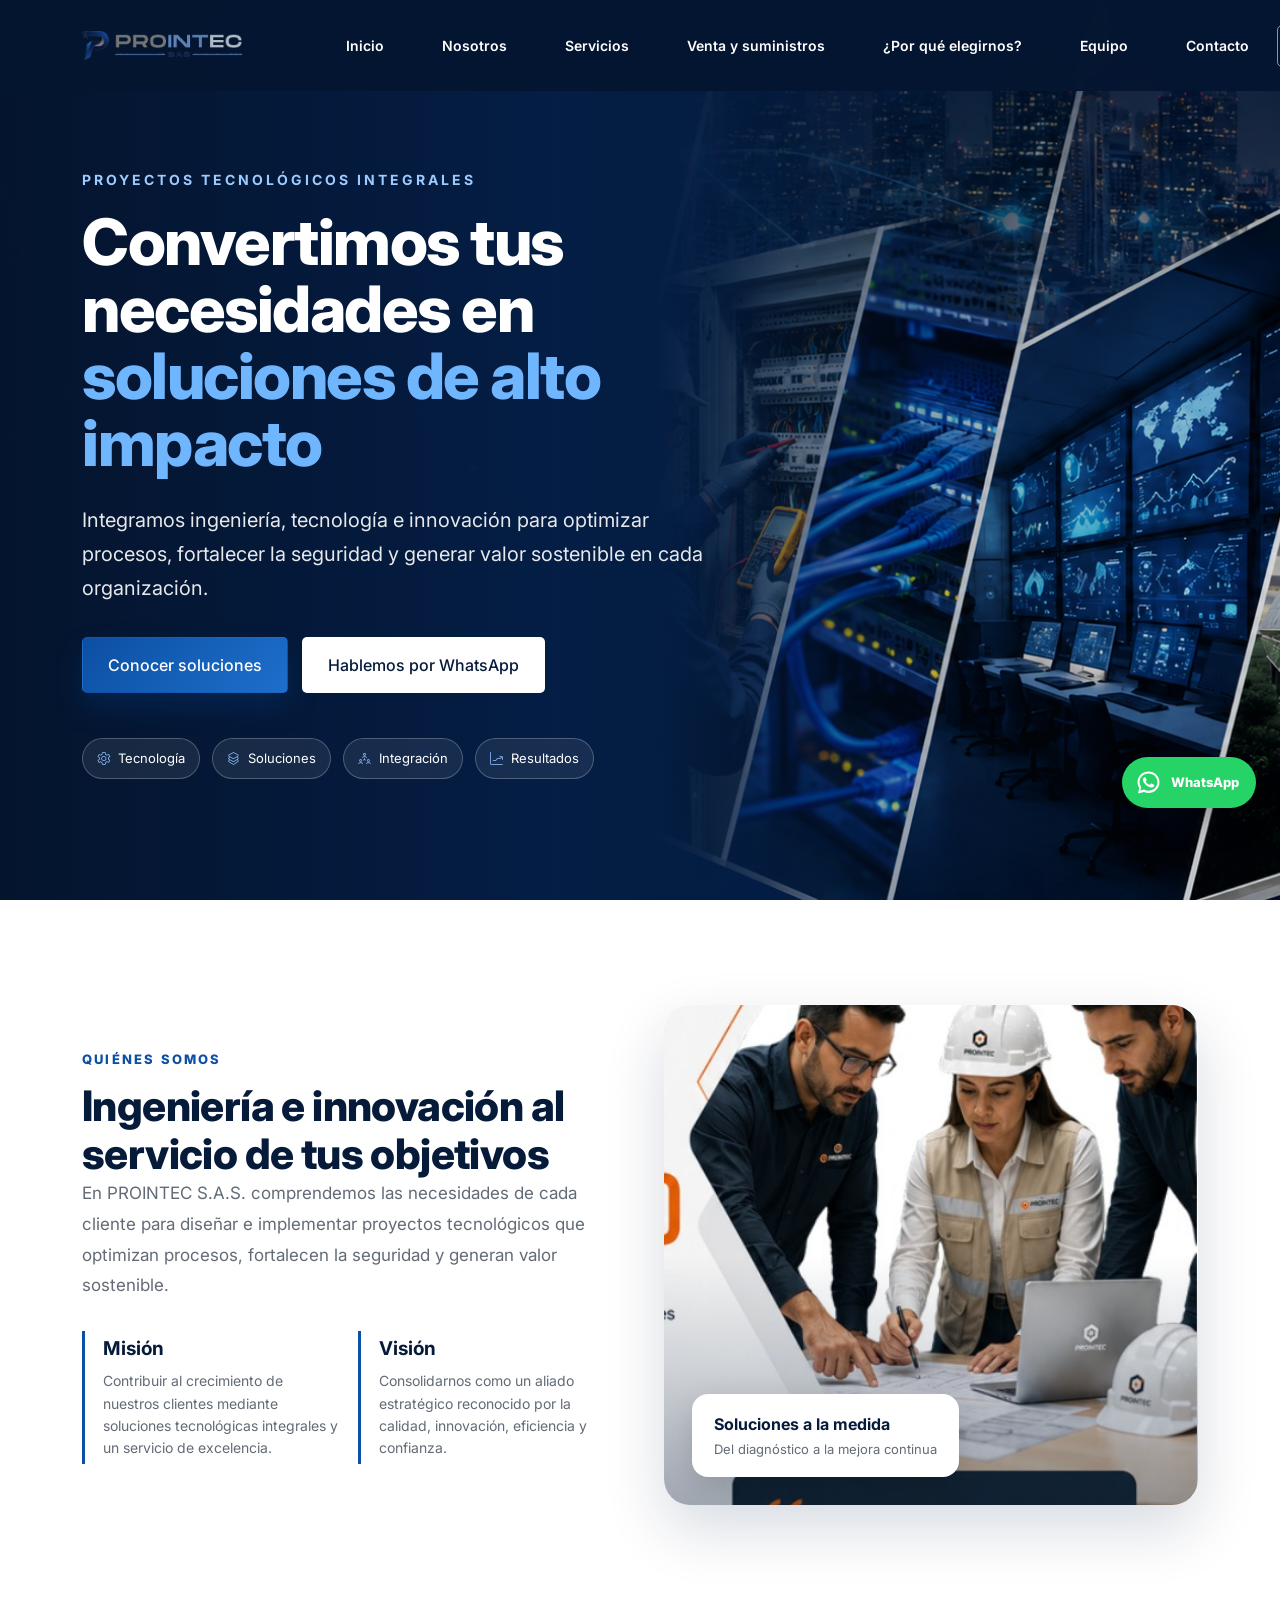
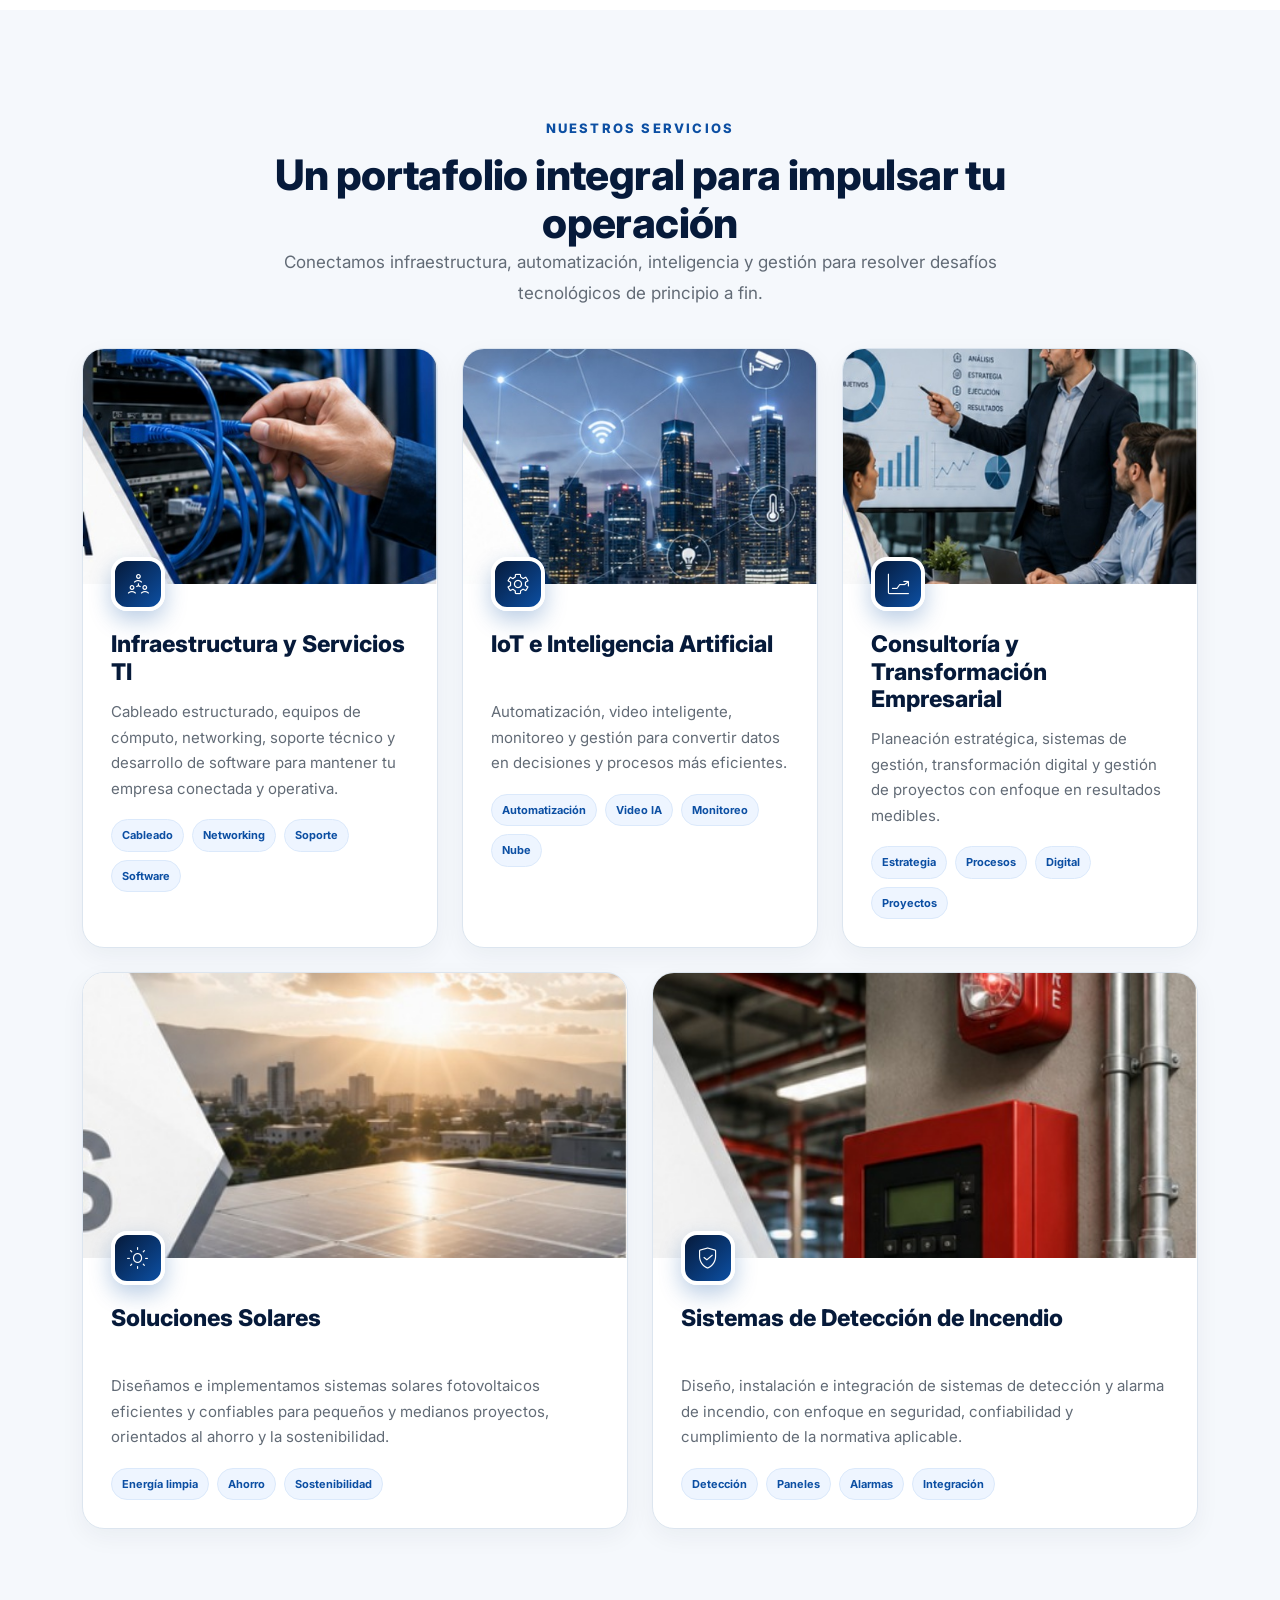
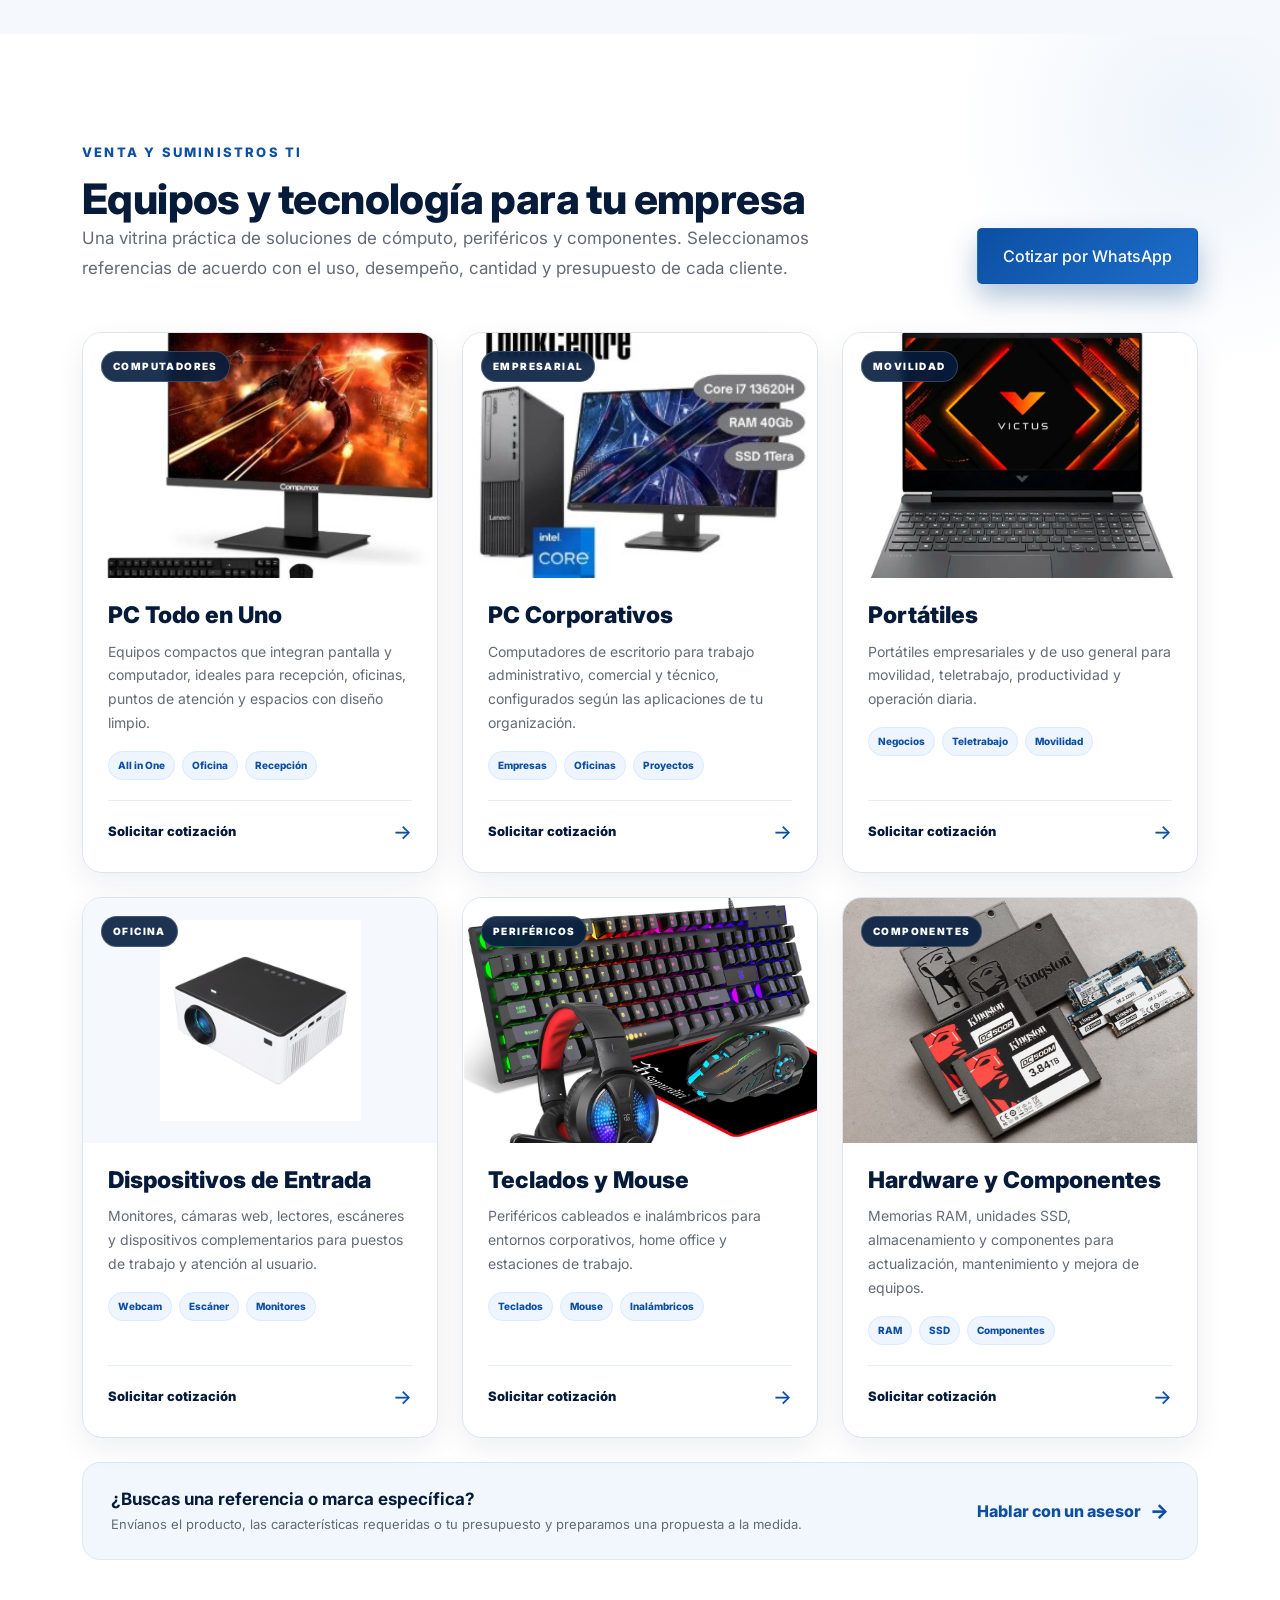
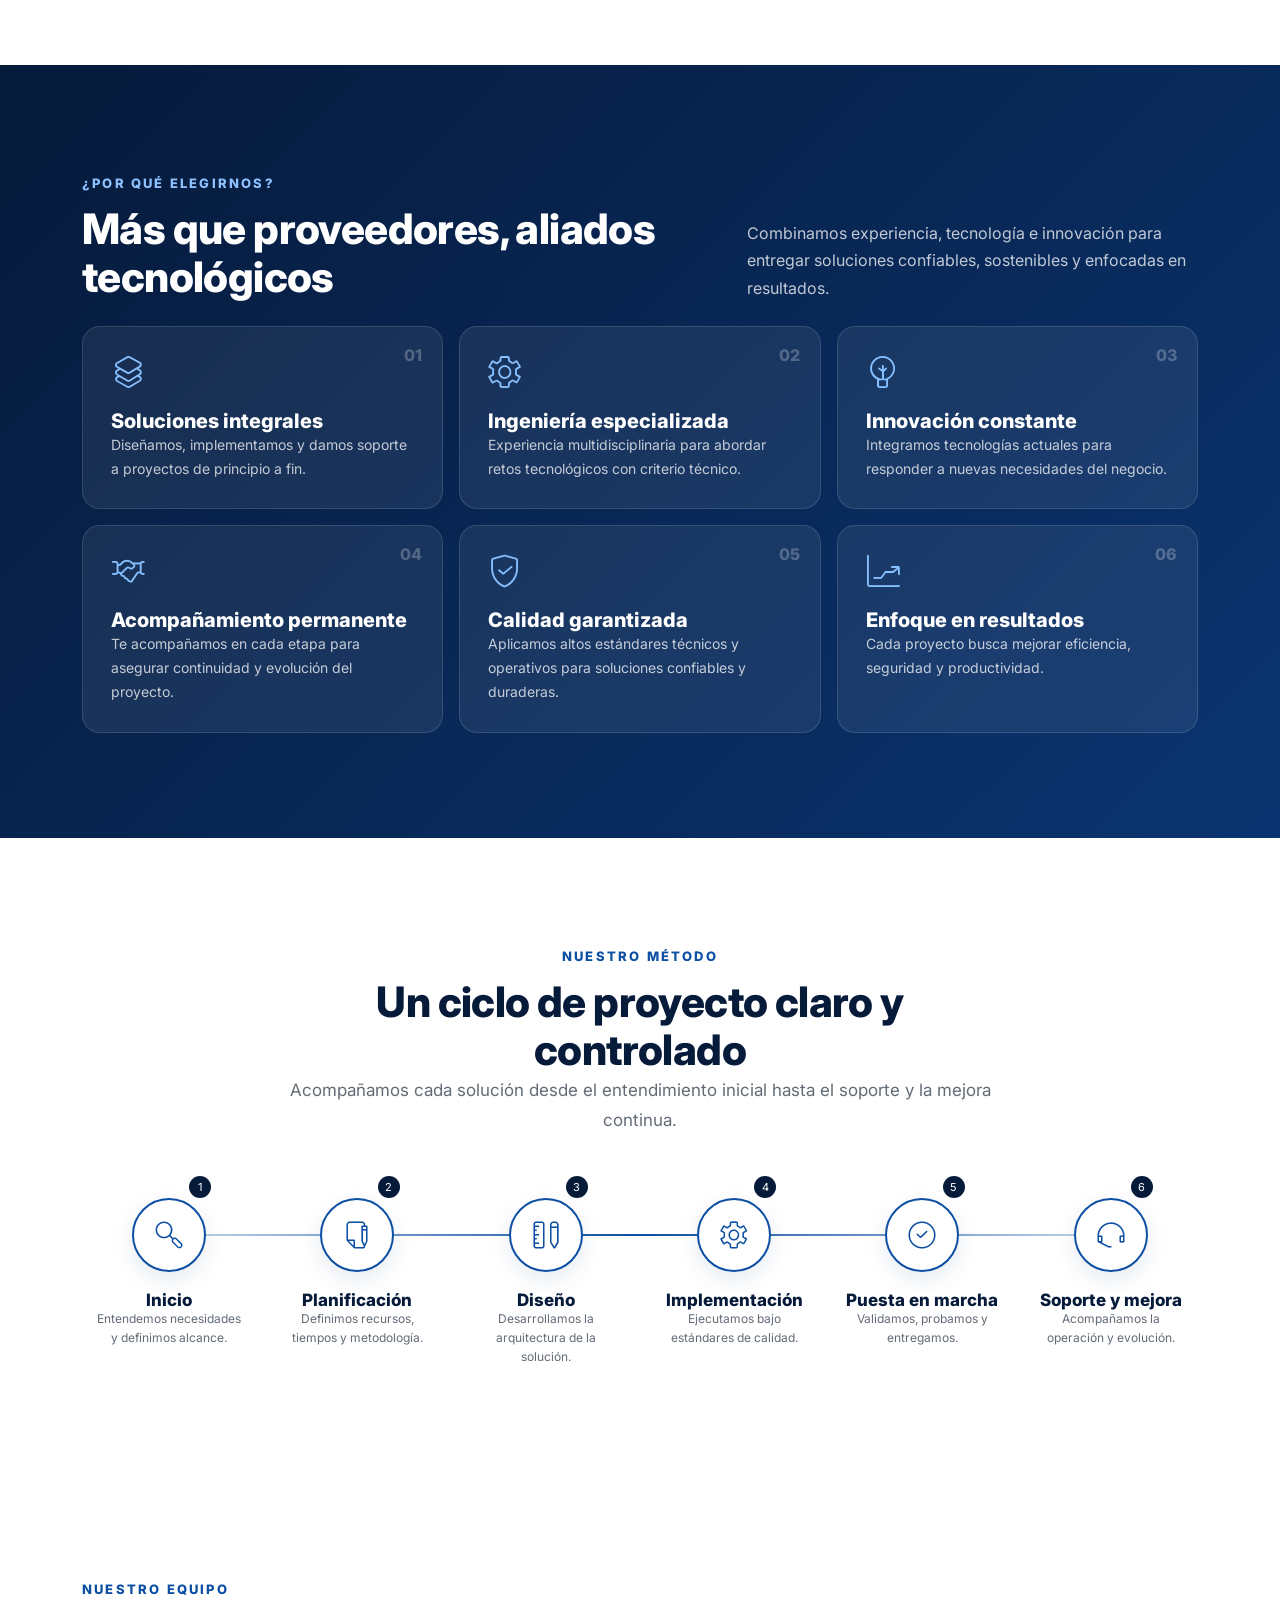
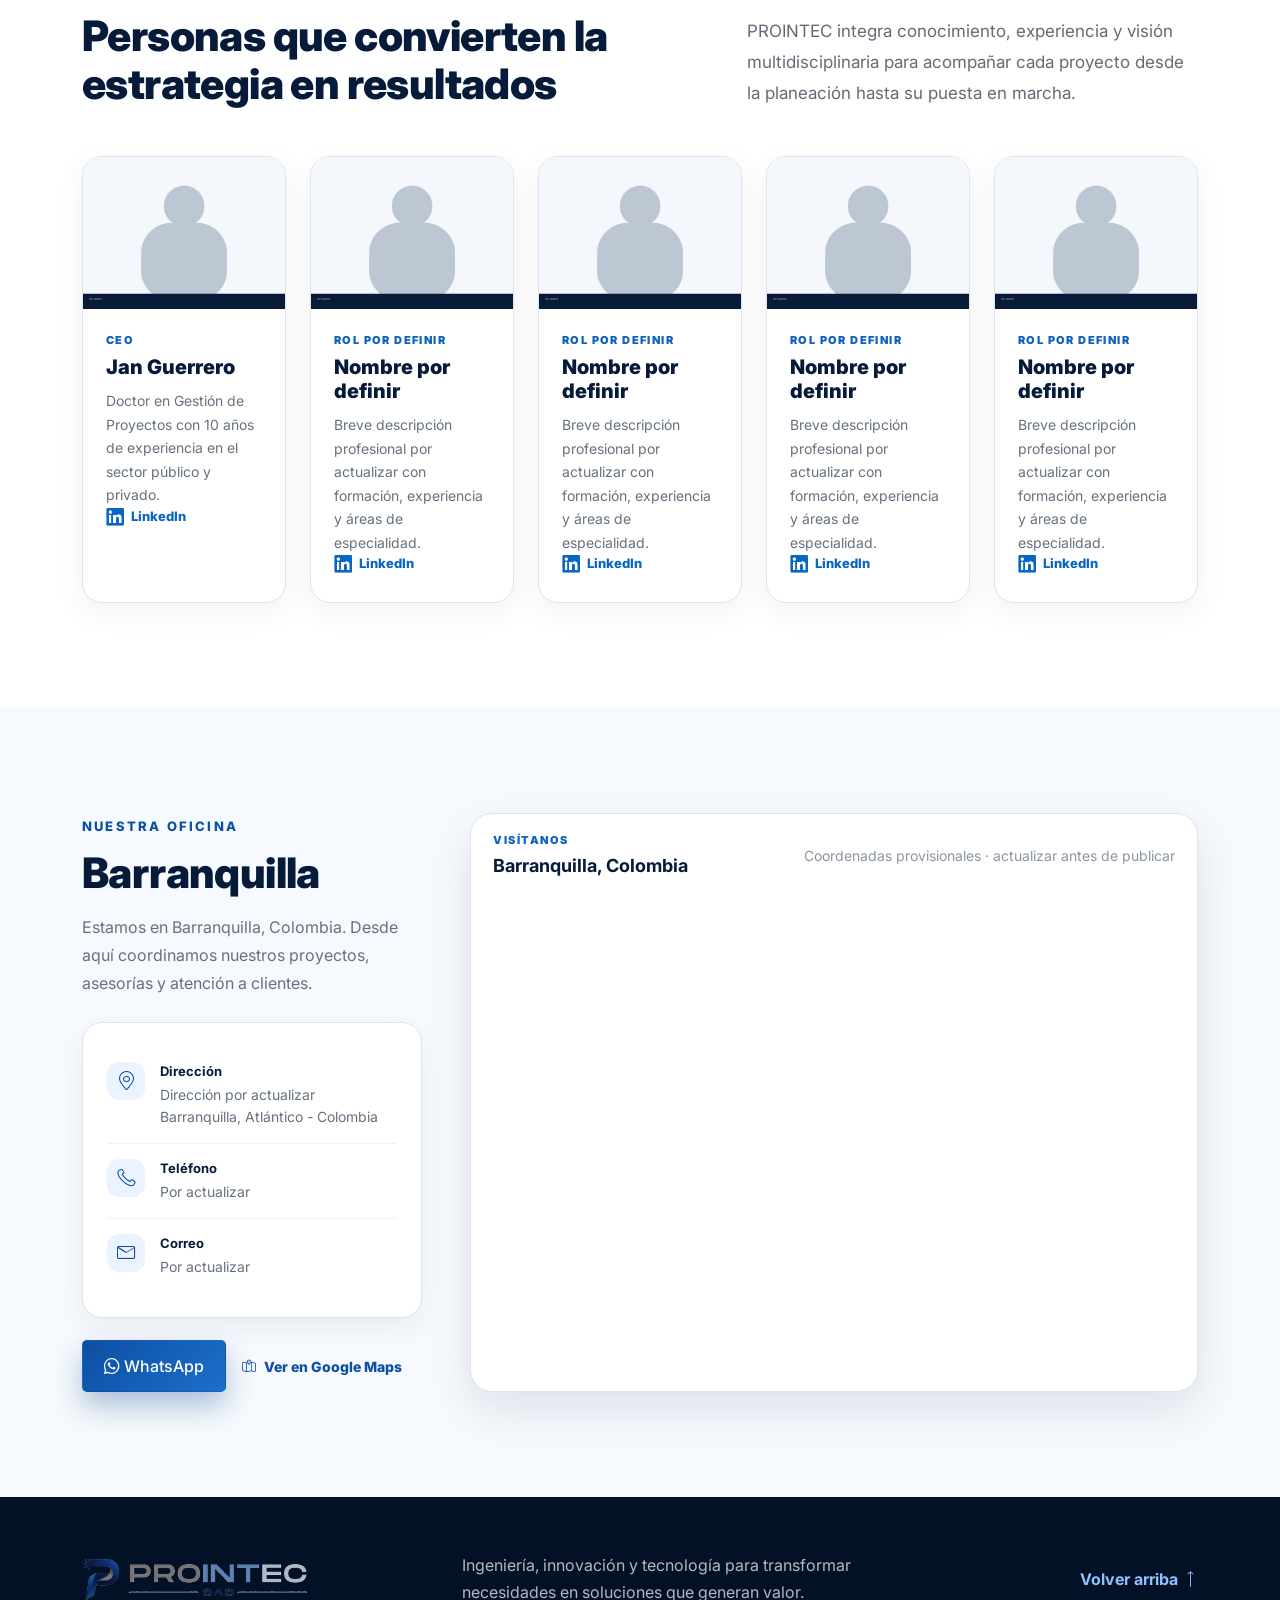
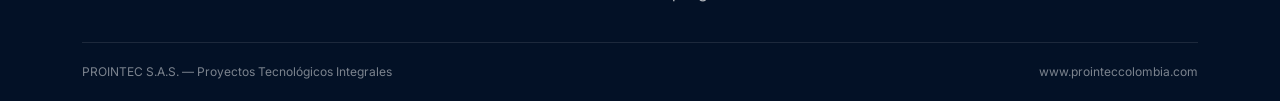
<file: index.html>
<!DOCTYPE html>

<html lang="es">
<head>
<meta charset="utf-8"/>
<meta content="IE=edge" http-equiv="X-UA-Compatible"/>
<meta content="width=device-width, initial-scale=1.0" name="viewport"/>
<title>PROINTEC S.A.S. | Proyectos Tecnológicos Integrales</title>
<meta content="PROINTEC S.A.S. diseña e implementa soluciones tecnológicas integrales en infraestructura TI, IoT, inteligencia artificial, consultoría, energía solar y detección de incendio." name="description"/>
<link href="assets/images/prointec/favicon-prointec.png" rel="shortcut icon" type="image/png"/>
<link href="assets/css/bootstrap.min.css" rel="stylesheet"/>
<link href="assets/css/animate.css" rel="stylesheet"/>
<link href="assets/css/lineicons.css" rel="stylesheet"/>
<link href="assets/css/ud-styles.css" rel="stylesheet"/>
<link href="assets/css/prointec.css" rel="stylesheet"/>
</head>
<body>
<header class="ud-header prointec-header">
<div class="container">
<div class="row">
<div class="col-lg-12">
<nav class="navbar navbar-expand-lg">
<a class="navbar-brand prointec-brand" href="#inicio">
<img alt="PROINTEC S.A.S." src="assets/images/prointec/logo-prointec-horizontal.png"/>
</a>
<button aria-label="Abrir menú" class="navbar-toggler">
<span class="toggler-icon"></span><span class="toggler-icon"></span><span class="toggler-icon"></span>
</button>
<div class="navbar-collapse">
<ul class="navbar-nav mx-auto" id="nav">
<li class="nav-item"><a class="ud-menu-scroll" href="#inicio">Inicio</a></li>
<li class="nav-item"><a class="ud-menu-scroll" href="#nosotros">Nosotros</a></li>
<li class="nav-item"><a class="ud-menu-scroll" href="#servicios">Servicios</a></li>
<li class="nav-item"><a class="ud-menu-scroll" href="#suministros">Venta y suministros</a></li>
<li class="nav-item"><a class="ud-menu-scroll" href="#diferenciales">¿Por qué elegirnos?</a></li>
<li class="nav-item"><a class="ud-menu-scroll" href="#equipo">Equipo</a></li><li class="nav-item"><a class="ud-menu-scroll" href="#contacto">Contacto</a></li>
</ul>
</div>
<div class="navbar-btn d-none d-sm-inline-block">
<a class="ud-main-btn prointec-btn-outline whatsapp-link" href="https://wa.me/?text=Hola%20PROINTEC%2C%20me%20gustar%C3%ADa%20recibir%20asesor%C3%ADa%20sobre%20sus%20soluciones%20tecnol%C3%B3gicas." rel="noopener" target="_blank">Solicitar asesoría</a>
</div>
</nav>
</div>
</div>
</div>
</header>
<section class="prointec-hero" id="inicio">
<div class="prointec-hero-overlay"></div>
<div class="container position-relative">
<div class="row align-items-center min-vh-100 py-5">
<div class="col-lg-7 pt-5">
<div class="prointec-kicker wow fadeInUp">PROYECTOS TECNOLÓGICOS INTEGRALES</div>
<h1 class="wow fadeInUp" data-wow-delay=".1s">Convertimos tus necesidades en <span>soluciones de alto impacto</span></h1>
<p class="wow fadeInUp" data-wow-delay=".2s">Integramos ingeniería, tecnología e innovación para optimizar procesos, fortalecer la seguridad y generar valor sostenible en cada organización.</p>
<div class="hero-actions wow fadeInUp" data-wow-delay=".3s">
<a class="ud-main-btn prointec-btn-primary ud-menu-scroll" href="#servicios">Conocer soluciones</a>
<a class="ud-main-btn prointec-btn-light whatsapp-link" href="https://wa.me/?text=Hola%20PROINTEC%2C%20me%20gustar%C3%ADa%20recibir%20asesor%C3%ADa%20sobre%20sus%20soluciones%20tecnol%C3%B3gicas." rel="noopener" target="_blank">Hablemos por WhatsApp</a>
</div>
<div class="hero-pillars wow fadeInUp" data-wow-delay=".4s">
<span><i class="lni lni-cog"></i>Tecnología</span>
<span><i class="lni lni-layers"></i>Soluciones</span>
<span><i class="lni lni-network"></i>Integración</span>
<span><i class="lni lni-stats-up"></i>Resultados</span>
</div>
</div>
</div>
</div>
</section>
<section class="section-pad about-prointec" id="nosotros">
<div class="container">
<div class="row align-items-center g-5">
<div class="col-lg-6">
<div class="section-label">QUIÉNES SOMOS</div>
<h2>Ingeniería e innovación al servicio de tus objetivos</h2>
<p class="lead-copy">En PROINTEC S.A.S. comprendemos las necesidades de cada cliente para diseñar e implementar proyectos tecnológicos que optimizan procesos, fortalecen la seguridad y generan valor sostenible.</p>
<div class="about-grid">
<div class="about-mini"><strong>Misión</strong><span>Contribuir al crecimiento de nuestros clientes mediante soluciones tecnológicas integrales y un servicio de excelencia.</span></div>
<div class="about-mini"><strong>Visión</strong><span>Consolidarnos como un aliado estratégico reconocido por la calidad, innovación, eficiencia y confianza.</span></div>
</div>
</div>
<div class="col-lg-6">
<div class="image-frame wow fadeInRight">
<img alt="Equipo de ingeniería PROINTEC trabajando en un proyecto" src="assets/images/prointec/equipo-prointec.jpg"/>
<div class="image-badge"><strong>Soluciones a la medida</strong><span>Del diagnóstico a la mejora continua</span></div>
</div>
</div>
</div>
</div>
</section>
<section class="section-pad services-prointec" id="servicios">
<div class="container">
<div class="row justify-content-center">
<div class="col-xl-8 text-center">
<div class="section-label">NUESTROS SERVICIOS</div>
<h2>Un portafolio integral para impulsar tu operación</h2>
<p class="section-intro">Conectamos infraestructura, automatización, inteligencia y gestión para resolver desafíos tecnológicos de principio a fin.</p>
</div>
</div>
<div class="row g-4 mt-3">
<div class="col-lg-4 col-md-6">
<a class="service-link" href="infraestructura-ti.html"><article class="service-card h-100 wow fadeInUp">
<img alt="Infraestructura y servicios TI" src="assets/images/prointec/servicio-ti-clean.jpg"/>
<div class="service-body"><div class="service-icon"><i class="lni lni-network"></i></div><h3>Infraestructura y Servicios TI</h3><p>Cableado estructurado, equipos de cómputo, networking, soporte técnico y desarrollo de software para mantener tu empresa conectada y operativa.</p><div class="service-tags"><span>Cableado</span><span>Networking</span><span>Soporte</span><span>Software</span></div></div>
</article></a>
</div>
<div class="col-lg-4 col-md-6">
<a class="service-link" href="iot-ia.html"><article class="service-card h-100 wow fadeInUp" data-wow-delay=".08s">
<img alt="Soluciones IoT e inteligencia artificial" src="assets/images/prointec/servicio-iot-clean.jpg"/>
<div class="service-body"><div class="service-icon"><i class="lni lni-cog"></i></div><h3>IoT e Inteligencia Artificial</h3><p>Automatización, video inteligente, monitoreo y gestión para convertir datos en decisiones y procesos más eficientes.</p><div class="service-tags"><span>Automatización</span><span>Video IA</span><span>Monitoreo</span><span>Nube</span></div></div>
</article></a>
</div>
<div class="col-lg-4 col-md-6">
<a class="service-link" href="consultoria-transformacion.html"><article class="service-card h-100 wow fadeInUp" data-wow-delay=".16s">
<img alt="Consultoría y transformación empresarial" src="assets/images/prointec/servicio-consultoria-clean.jpg"/>
<div class="service-body"><div class="service-icon"><i class="lni lni-stats-up"></i></div><h3>Consultoría y Transformación Empresarial</h3><p>Planeación estratégica, sistemas de gestión, transformación digital y gestión de proyectos con enfoque en resultados medibles.</p><div class="service-tags"><span>Estrategia</span><span>Procesos</span><span>Digital</span><span>Proyectos</span></div></div>
</article></a>
</div>
<div class="col-lg-6 col-md-6">
<a class="service-link" href="soluciones-solares.html"><article class="service-card service-card-wide h-100 wow fadeInUp">
<img alt="Soluciones solares" src="assets/images/prointec/servicio-solar-clean.jpg"/>
<div class="service-body"><div class="service-icon"><i class="lni lni-sun"></i></div><h3>Soluciones Solares</h3><p>Diseñamos e implementamos sistemas solares fotovoltaicos eficientes y confiables para pequeños y medianos proyectos, orientados al ahorro y la sostenibilidad.</p><div class="service-tags"><span>Energía limpia</span><span>Ahorro</span><span>Sostenibilidad</span></div></div>
</article></a>
</div>
<div class="col-lg-6 col-md-6">
<a class="service-link" href="deteccion-incendio.html"><article class="service-card service-card-wide h-100 wow fadeInUp" data-wow-delay=".08s">
<img alt="Sistemas de detección de incendio" src="assets/images/prointec/servicio-incendio-clean.jpg"/>
<div class="service-body"><div class="service-icon"><i class="lni lni-protection"></i></div><h3>Sistemas de Detección de Incendio</h3><p>Diseño, instalación e integración de sistemas de detección y alarma de incendio, con enfoque en seguridad, confiabilidad y cumplimiento de la normativa aplicable.</p><div class="service-tags"><span>Detección</span><span>Paneles</span><span>Alarmas</span><span>Integración</span></div></div>
</article></a>
</div>
</div>
</div>
</section>
<section class="section-pad supplies-prointec" id="suministros">
<div class="container">
<div class="row align-items-end g-4 mb-4">
<div class="col-lg-8">
<div class="section-label">VENTA Y SUMINISTROS TI</div>
<h2>Equipos y tecnología para tu empresa</h2>
<p class="section-intro mb-0">Una vitrina práctica de soluciones de cómputo, periféricos y componentes. Seleccionamos referencias de acuerdo con el uso, desempeño, cantidad y presupuesto de cada cliente.</p>
</div>
<div class="col-lg-4 text-lg-end">
<a class="ud-main-btn prointec-btn-primary whatsapp-link" href="https://wa.me/?text=Hola%20PROINTEC%2C%20quiero%20cotizar%20equipos%20y%20suministros%20TI." rel="noopener" target="_blank">Cotizar por WhatsApp</a>
</div>
</div>
<div class="row g-4 mt-2 supply-grid">
<div class="col-lg-4 col-md-6">
<article class="supply-product-card h-100">
<div class="supply-product-image"><img alt="Computador todo en uno" loading="lazy" src="assets/images/prointec/suministro-aio.jpg"/><span>COMPUTADORES</span></div>
<div class="supply-product-body">
<h3>PC Todo en Uno</h3>
<p>Equipos compactos que integran pantalla y computador, ideales para recepción, oficinas, puntos de atención y espacios con diseño limpio.</p>
<div class="supply-product-meta"><span>All in One</span><span>Oficina</span><span>Recepción</span></div>
<a class="supply-quote whatsapp-link" href="https://wa.me/?text=Hola%20PROINTEC%2C%20quiero%20cotizar%20un%20PC%20Todo%20en%20Uno." rel="noopener" target="_blank">Solicitar cotización <b>→</b></a>
</div>
</article>
</div>
<div class="col-lg-4 col-md-6">
<article class="supply-product-card h-100">
<div class="supply-product-image"><img alt="Computador corporativo de escritorio" loading="lazy" src="assets/images/prointec/suministro-corporativo.jpg"/><span>EMPRESARIAL</span></div>
<div class="supply-product-body">
<h3>PC Corporativos</h3>
<p>Computadores de escritorio para trabajo administrativo, comercial y técnico, configurados según las aplicaciones de tu organización.</p>
<div class="supply-product-meta"><span>Empresas</span><span>Oficinas</span><span>Proyectos</span></div>
<a class="supply-quote whatsapp-link" href="https://wa.me/?text=Hola%20PROINTEC%2C%20quiero%20cotizar%20PC%20corporativos." rel="noopener" target="_blank">Solicitar cotización <b>→</b></a>
</div>
</article>
</div>
<div class="col-lg-4 col-md-6">
<article class="supply-product-card h-100">
<div class="supply-product-image"><img alt="Portátil para trabajo empresarial" loading="lazy" src="assets/images/prointec/suministro-portatil.jpg"/><span>MOVILIDAD</span></div>
<div class="supply-product-body">
<h3>Portátiles</h3>
<p>Portátiles empresariales y de uso general para movilidad, teletrabajo, productividad y operación diaria.</p>
<div class="supply-product-meta"><span>Negocios</span><span>Teletrabajo</span><span>Movilidad</span></div>
<a class="supply-quote whatsapp-link" href="https://wa.me/?text=Hola%20PROINTEC%2C%20quiero%20cotizar%20port%C3%A1tiles." rel="noopener" target="_blank">Solicitar cotización <b>→</b></a>
</div>
</article>
</div>
<div class="col-lg-4 col-md-6">
<article class="supply-product-card h-100">
<div class="supply-product-image supply-product-image-light"><img alt="Dispositivos de entrada para oficina" loading="lazy" src="assets/images/prointec/suministro-entrada.jpg"/><span>OFICINA</span></div>
<div class="supply-product-body">
<h3>Dispositivos de Entrada</h3>
<p>Monitores, cámaras web, lectores, escáneres y dispositivos complementarios para puestos de trabajo y atención al usuario.</p>
<div class="supply-product-meta"><span>Webcam</span><span>Escáner</span><span>Monitores</span></div>
<a class="supply-quote whatsapp-link" href="https://wa.me/?text=Hola%20PROINTEC%2C%20quiero%20cotizar%20dispositivos%20de%20entrada%20para%20oficina." rel="noopener" target="_blank">Solicitar cotización <b>→</b></a>
</div>
</article>
</div>
<div class="col-lg-4 col-md-6">
<article class="supply-product-card h-100">
<div class="supply-product-image"><img alt="Teclados y mouse" loading="lazy" src="assets/images/prointec/suministro-teclado.jpg"/><span>PERIFÉRICOS</span></div>
<div class="supply-product-body">
<h3>Teclados y Mouse</h3>
<p>Periféricos cableados e inalámbricos para entornos corporativos, home office y estaciones de trabajo.</p>
<div class="supply-product-meta"><span>Teclados</span><span>Mouse</span><span>Inalámbricos</span></div>
<a class="supply-quote whatsapp-link" href="https://wa.me/?text=Hola%20PROINTEC%2C%20quiero%20cotizar%20teclados%20y%20mouse." rel="noopener" target="_blank">Solicitar cotización <b>→</b></a>
</div>
</article>
</div>
<div class="col-lg-4 col-md-6">
<article class="supply-product-card h-100">
<div class="supply-product-image"><img alt="Hardware y componentes de computador" loading="lazy" src="assets/images/prointec/suministro-hardware.jpg"/><span>COMPONENTES</span></div>
<div class="supply-product-body">
<h3>Hardware y Componentes</h3>
<p>Memorias RAM, unidades SSD, almacenamiento y componentes para actualización, mantenimiento y mejora de equipos.</p>
<div class="supply-product-meta"><span>RAM</span><span>SSD</span><span>Componentes</span></div>
<a class="supply-quote whatsapp-link" href="https://wa.me/?text=Hola%20PROINTEC%2C%20quiero%20cotizar%20hardware%20y%20componentes." rel="noopener" target="_blank">Solicitar cotización <b>→</b></a>
</div>
</article>
</div>
</div>
<div class="supply-strip mt-4">
<div><strong>¿Buscas una referencia o marca específica?</strong><span>Envíanos el producto, las características requeridas o tu presupuesto y preparamos una propuesta a la medida.</span></div>
<a class="whatsapp-link" href="https://wa.me/?text=Hola%20PROINTEC%2C%20necesito%20una%20cotizaci%C3%B3n%20de%20equipos%20y%20suministros%20TI." rel="noopener" target="_blank">Hablar con un asesor <span>→</span></a>
</div>
</div>
</section>
<section class="section-pad why-prointec" id="diferenciales">
<div class="container">
<div class="row align-items-end mb-4">
<div class="col-lg-7"><div class="section-label light">¿POR QUÉ ELEGIRNOS?</div><h2>Más que proveedores, aliados tecnológicos</h2></div>
<div class="col-lg-5"><p>Combinamos experiencia, tecnología e innovación para entregar soluciones confiables, sostenibles y enfocadas en resultados.</p></div>
</div>
<div class="row g-3">
<div class="col-lg-4 col-md-6"><div class="why-card"><span>01</span><i class="lni lni-layers"></i><h3>Soluciones integrales</h3><p>Diseñamos, implementamos y damos soporte a proyectos de principio a fin.</p></div></div>
<div class="col-lg-4 col-md-6"><div class="why-card"><span>02</span><i class="lni lni-cog"></i><h3>Ingeniería especializada</h3><p>Experiencia multidisciplinaria para abordar retos tecnológicos con criterio técnico.</p></div></div>
<div class="col-lg-4 col-md-6"><div class="why-card"><span>03</span><i class="lni lni-bulb"></i><h3>Innovación constante</h3><p>Integramos tecnologías actuales para responder a nuevas necesidades del negocio.</p></div></div>
<div class="col-lg-4 col-md-6"><div class="why-card"><span>04</span><i class="lni lni-handshake"></i><h3>Acompañamiento permanente</h3><p>Te acompañamos en cada etapa para asegurar continuidad y evolución del proyecto.</p></div></div>
<div class="col-lg-4 col-md-6"><div class="why-card"><span>05</span><i class="lni lni-protection"></i><h3>Calidad garantizada</h3><p>Aplicamos altos estándares técnicos y operativos para soluciones confiables y duraderas.</p></div></div>
<div class="col-lg-4 col-md-6"><div class="why-card"><span>06</span><i class="lni lni-stats-up"></i><h3>Enfoque en resultados</h3><p>Cada proyecto busca mejorar eficiencia, seguridad y productividad.</p></div></div>
</div>
</div>
</section>
<section class="section-pad process-prointec">
<div class="container">
<div class="row justify-content-center mb-5">
<div class="col-xl-8 text-center"><div class="section-label">NUESTRO MÉTODO</div><h2>Un ciclo de proyecto claro y controlado</h2><p class="section-intro">Acompañamos cada solución desde el entendimiento inicial hasta el soporte y la mejora continua.</p></div>
</div>
<div class="process-line">
<div class="process-step"><span>1</span><i class="lni lni-search"></i><h4>Inicio</h4><p>Entendemos necesidades y definimos alcance.</p></div>
<div class="process-step"><span>2</span><i class="lni lni-write"></i><h4>Planificación</h4><p>Definimos recursos, tiempos y metodología.</p></div>
<div class="process-step"><span>3</span><i class="lni lni-ruler-pencil"></i><h4>Diseño</h4><p>Desarrollamos la arquitectura de la solución.</p></div>
<div class="process-step"><span>4</span><i class="lni lni-cog"></i><h4>Implementación</h4><p>Ejecutamos bajo estándares de calidad.</p></div>
<div class="process-step"><span>5</span><i class="lni lni-checkmark-circle"></i><h4>Puesta en marcha</h4><p>Validamos, probamos y entregamos.</p></div>
<div class="process-step"><span>6</span><i class="lni lni-headphone-alt"></i><h4>Soporte y mejora</h4><p>Acompañamos la operación y evolución.</p></div>
</div>
</div>
</section>
<section class="section-pad team-prointec" id="equipo">
<div class="container">
<div class="row align-items-end mb-5">
<div class="col-lg-7">
<div class="section-label">NUESTRO EQUIPO</div>
<h2>Personas que convierten la estrategia en resultados</h2>
</div>
<div class="col-lg-5">
<p class="section-intro mb-0">PROINTEC integra conocimiento, experiencia y visión multidisciplinaria para acompañar cada proyecto desde la planeación hasta su puesta en marcha.</p>
</div>
</div>
<div class="row g-4 team-grid-v8">
<div class="col-xl col-lg-4 col-md-6">
<article class="team-card-v8 p-interactive-card">
<a aria-label="LinkedIn de Jan Guerrero" class="team-photo-link" href="#" rel="noopener" target="_blank"><img alt="Jan Guerrero" loading="lazy" src="assets/images/prointec/equipo_01.jpg"/></a>
<div class="team-card-body"><span class="team-role">CEO</span><h3>Jan Guerrero</h3><p>Doctor en Gestión de Proyectos con 10 años de experiencia en el sector público y privado.</p><a class="team-linkedin" href="#" rel="noopener" target="_blank"><i class="lni lni-linkedin-original"></i> LinkedIn</a></div>
</article>
</div>
<div class="col-xl col-lg-4 col-md-6">
<article class="team-card-v8 p-interactive-card">
<a class="team-photo-link" href="#" rel="noopener" target="_blank"><img alt="Integrante del equipo PROINTEC" loading="lazy" src="assets/images/prointec/equipo_02.jpg"/></a>
<div class="team-card-body"><span class="team-role">ROL POR DEFINIR</span><h3>Nombre por definir</h3><p>Breve descripción profesional por actualizar con formación, experiencia y áreas de especialidad.</p><a class="team-linkedin" href="#" rel="noopener" target="_blank"><i class="lni lni-linkedin-original"></i> LinkedIn</a></div>
</article>
</div>
<div class="col-xl col-lg-4 col-md-6">
<article class="team-card-v8 p-interactive-card">
<a class="team-photo-link" href="#" rel="noopener" target="_blank"><img alt="Integrante del equipo PROINTEC" loading="lazy" src="assets/images/prointec/equipo_03.jpg"/></a>
<div class="team-card-body"><span class="team-role">ROL POR DEFINIR</span><h3>Nombre por definir</h3><p>Breve descripción profesional por actualizar con formación, experiencia y áreas de especialidad.</p><a class="team-linkedin" href="#" rel="noopener" target="_blank"><i class="lni lni-linkedin-original"></i> LinkedIn</a></div>
</article>
</div>
<div class="col-xl col-lg-4 col-md-6">
<article class="team-card-v8 p-interactive-card">
<a class="team-photo-link" href="#" rel="noopener" target="_blank"><img alt="Integrante del equipo PROINTEC" loading="lazy" src="assets/images/prointec/equipo_04.jpg"/></a>
<div class="team-card-body"><span class="team-role">ROL POR DEFINIR</span><h3>Nombre por definir</h3><p>Breve descripción profesional por actualizar con formación, experiencia y áreas de especialidad.</p><a class="team-linkedin" href="#" rel="noopener" target="_blank"><i class="lni lni-linkedin-original"></i> LinkedIn</a></div>
</article>
</div>
<div class="col-xl col-lg-4 col-md-6">
<article class="team-card-v8 p-interactive-card">
<a class="team-photo-link" href="#" rel="noopener" target="_blank"><img alt="Integrante del equipo PROINTEC" loading="lazy" src="assets/images/prointec/equipo_05.jpg"/></a>
<div class="team-card-body"><span class="team-role">ROL POR DEFINIR</span><h3>Nombre por definir</h3><p>Breve descripción profesional por actualizar con formación, experiencia y áreas de especialidad.</p><a class="team-linkedin" href="#" rel="noopener" target="_blank"><i class="lni lni-linkedin-original"></i> LinkedIn</a></div>
</article>
</div>
</div>
</div>
</section><section class="section-pad contact-office-v8" id="contacto">
<div class="container">
<div class="row g-5 align-items-stretch">
<div class="col-lg-4">
<div class="section-label">NUESTRA OFICINA</div>
<h2>Barranquilla</h2>
<p class="contact-office-intro">Estamos en Barranquilla, Colombia. Desde aquí coordinamos nuestros proyectos, asesorías y atención a clientes.</p>
<div class="office-info-card p-interactive-card">
<div class="office-info-row"><i class="lni lni-map-marker"></i><div><strong>Dirección</strong><span>Dirección por actualizar<br/>Barranquilla, Atlántico - Colombia</span></div></div>
<div class="office-info-row"><i class="lni lni-phone"></i><div><strong>Teléfono</strong><span>Por actualizar</span></div></div>
<div class="office-info-row"><i class="lni lni-envelope"></i><div><strong>Correo</strong><span>Por actualizar</span></div></div>
</div>
<div class="contact-office-actions">
<a class="ud-main-btn prointec-btn-primary whatsapp-link" href="https://wa.me/?text=Hola%20PROINTEC%2C%20me%20gustar%C3%ADa%20recibir%20asesor%C3%ADa%20sobre%20sus%20soluciones%20tecnol%C3%B3gicas." rel="noopener" target="_blank"><i class="lni lni-whatsapp"></i> WhatsApp</a>
<a class="map-text-link" href="https://www.google.com/maps/search/?api=1&amp;query=Barranquilla%2C%20Colombia" rel="noopener" target="_blank"><i class="lni lni-map"></i> Ver en Google Maps</a>
</div>
</div>
<div class="col-lg-8">
<div class="map-panel-v8">
<div class="map-panel-title"><div><span>VISÍTANOS</span><strong>Barranquilla, Colombia</strong></div><small>Coordenadas provisionales · actualizar antes de publicar</small></div>
<iframe allowfullscreen="" height="470" loading="lazy" referrerpolicy="no-referrer-when-downgrade" src="https://www.google.com/maps?q=Barranquilla%2C%20Colombia&amp;output=embed" style="border:0" title="Ubicación PROINTEC en Barranquilla" width="100%"></iframe>
</div>
</div>
</div>
</div>
</section>
<footer class="prointec-footer">
<div class="container">
<div class="row align-items-center g-4">
<div class="col-lg-4"><img alt="PROINTEC S.A.S." class="footer-logo" src="assets/images/prointec/logo-prointec-horizontal.png"/></div>
<div class="col-lg-5"><p>Ingeniería, innovación y tecnología para transformar necesidades en soluciones que generan valor.</p></div>
<div class="col-lg-3 text-lg-end"><a class="back-top ud-menu-scroll" href="#inicio">Volver arriba <i class="lni lni-arrow-up"></i></a></div>
</div>
<div class="footer-bottom"><span>PROINTEC S.A.S. — Proyectos Tecnológicos Integrales</span><span>www.prointeccolombia.com</span></div>
</div>
</footer>
<a aria-label="Contactar a PROINTEC por WhatsApp" class="whatsapp-float whatsapp-link" href="https://wa.me/?text=Hola%20PROINTEC%2C%20me%20gustar%C3%ADa%20recibir%20asesor%C3%ADa%20sobre%20sus%20soluciones%20tecnol%C3%B3gicas." rel="noopener" target="_blank">
<svg aria-hidden="true" viewbox="0 0 32 32"><path d="M16 3C8.82 3 3 8.64 3 15.6c0 2.45.73 4.73 1.98 6.66L3.7 29 10.7 27.2A13.3 13.3 0 0 0 16 28.3c7.18 0 13-5.65 13-12.7C29 8.64 23.18 3 16 3Zm0 22.9c-1.8 0-3.5-.48-4.98-1.32l-.36-.2-4.15 1.07.79-4.02-.24-.38a10.17 10.17 0 0 1-1.66-5.57C5.4 9.9 10.14 5.4 16 5.4s10.6 4.5 10.6 10.08S21.86 25.9 16 25.9Zm5.82-7.75c-.32-.15-1.9-.9-2.2-1.02-.3-.1-.52-.15-.74.16-.22.3-.85 1.01-1.04 1.22-.2.2-.39.23-.7.08-.32-.15-1.34-.47-2.55-1.5-.94-.8-1.58-1.79-1.77-2.1-.18-.3-.02-.46.14-.61.14-.14.32-.36.48-.54.16-.18.21-.3.32-.51.1-.2.05-.38-.03-.54-.08-.15-.74-1.72-1.01-2.35-.27-.62-.54-.54-.74-.55h-.63c-.22 0-.58.08-.88.38-.3.3-1.16 1.1-1.16 2.68s1.2 3.1 1.36 3.31c.16.2 2.35 3.47 5.7 4.86.8.33 1.42.52 1.9.67.8.24 1.53.2 2.1.13.65-.09 1.9-.75 2.17-1.47.27-.72.27-1.34.19-1.47-.08-.13-.3-.2-.62-.36Z"></path></svg>
<span>WhatsApp</span>
</a>
<a class="back-to-top ud-menu-scroll" href="#inicio"><i class="lni lni-chevron-up"></i></a>
<script src="assets/js/bootstrap.bundle.min.js"></script>
<script src="assets/js/wow.min.js"></script>
<script src="assets/js/main.js"></script><script src="assets/js/prointec-ui.js"></script>
</body>
</html>
</file>
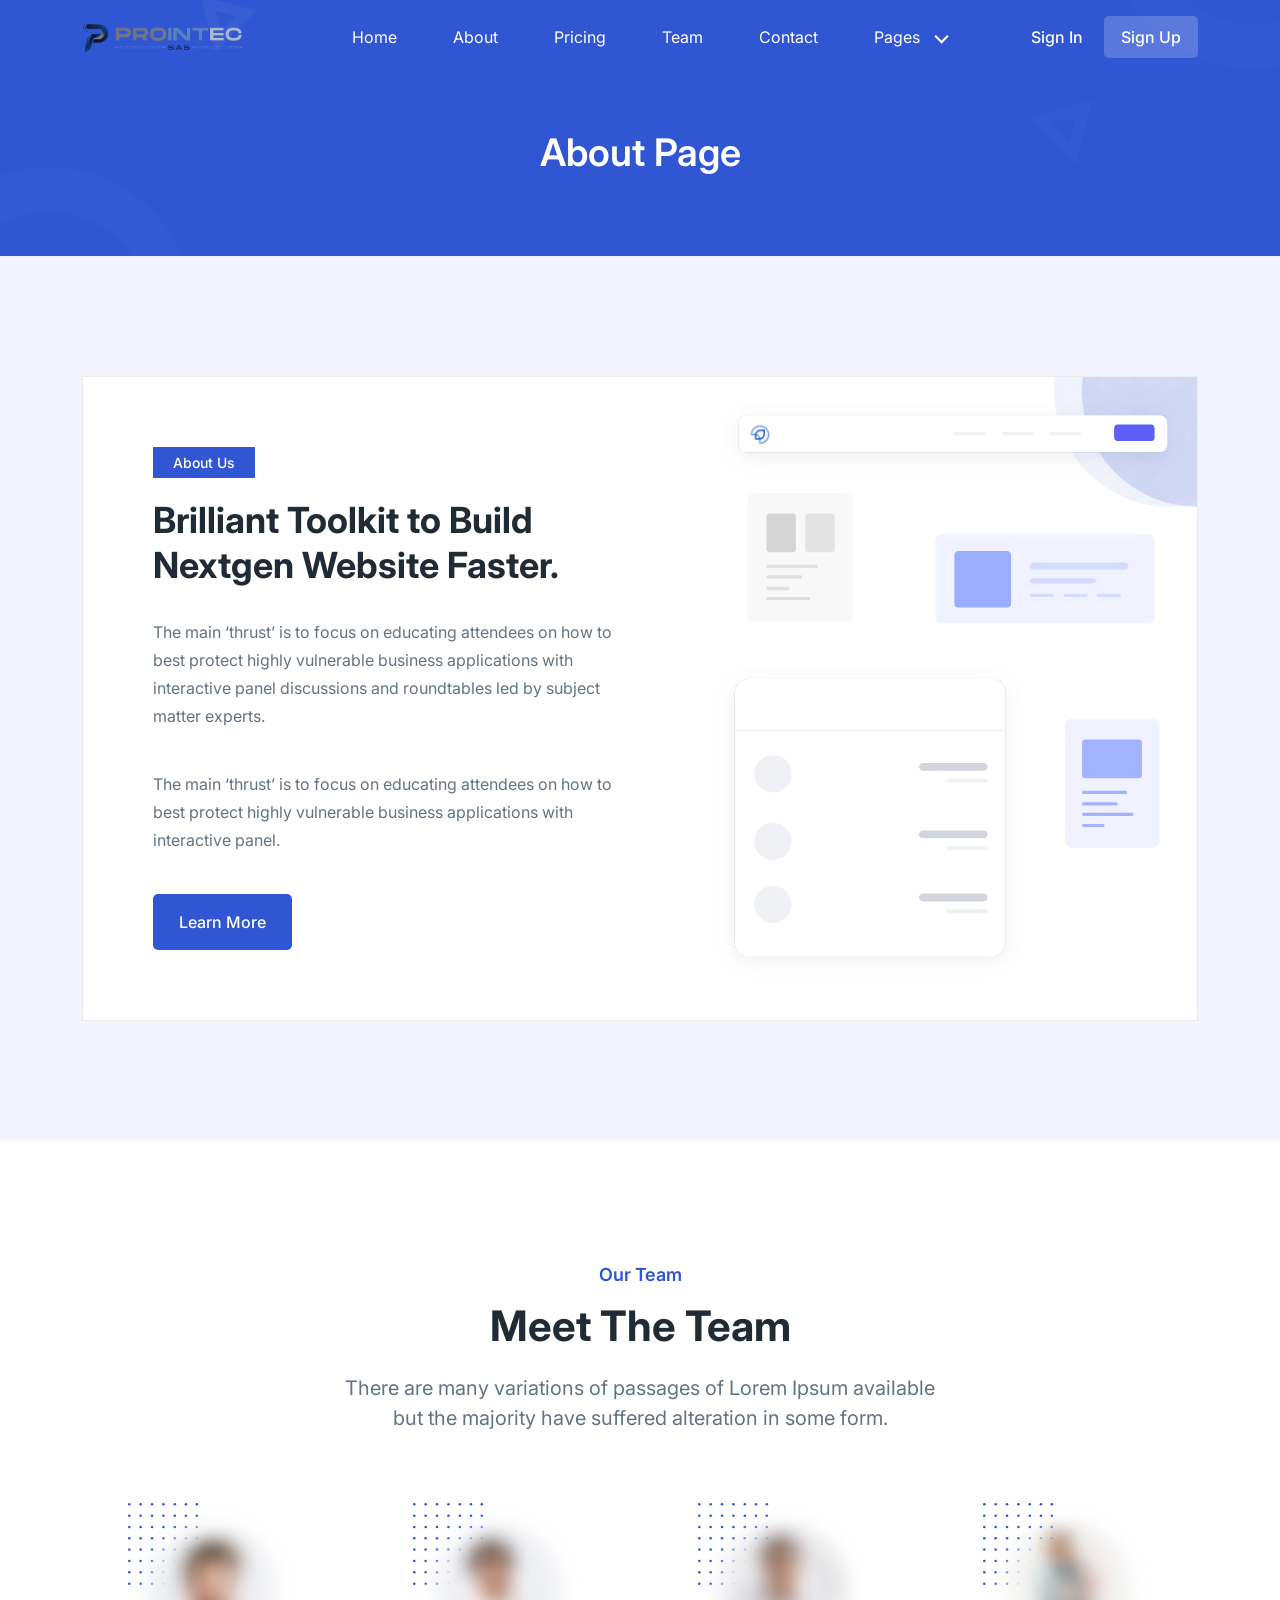
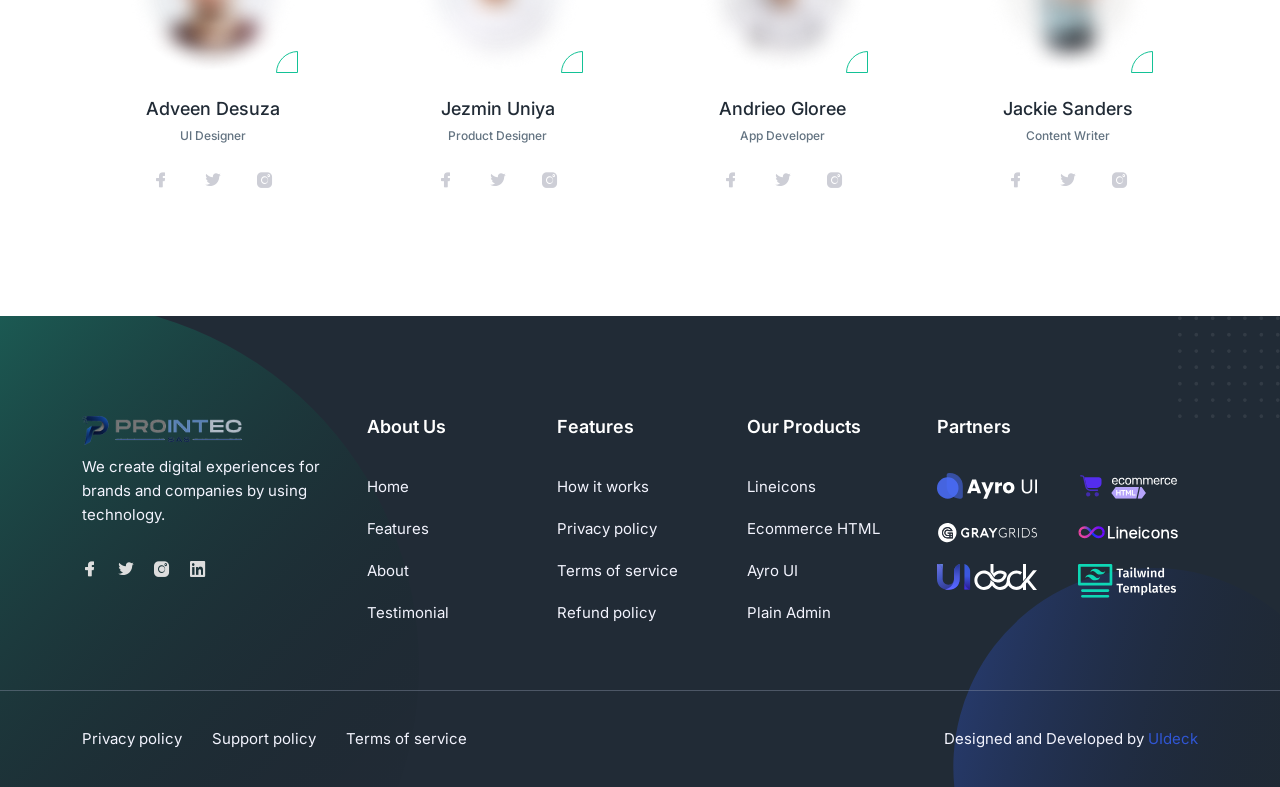
<file: about.html>
<!-- =========

	Template Name: Play
	Author: UIdeck
	Author URI: https://uideck.com/
	Support: https://uideck.com/support/
	Version: 1.1

========== -->

<!DOCTYPE html>
<html lang="en">
  <head>
    <meta charset="UTF-8" />
    <meta http-equiv="X-UA-Compatible" content="IE=edge" />
    <meta name="viewport" content="width=device-width, initial-scale=1.0" />
    <title>Play | Open source Project by UIdeck</title>

    <!--====== Favicon Icon ======-->
    <link
      rel="shortcut icon"
      href="assets/images/favicon.svg"
      type="image/svg"
    />

    <!-- ===== All CSS files ===== -->
    <link rel="stylesheet" href="assets/css/bootstrap.min.css" />
    <link rel="stylesheet" href="assets/css/animate.css" />
    <link rel="stylesheet" href="assets/css/lineicons.css" />
    <link rel="stylesheet" href="assets/css/ud-styles.css" />
  </head>
  <body>
    <!-- ====== Header Start ====== -->
    <header class="ud-header">
      <div class="container">
        <div class="row">
          <div class="col-lg-12">
            <nav class="navbar navbar-expand-lg">
              <a class="navbar-brand" href="index.html">
                <img src="assets/images/prointec/logo-prointec-horizontal.png" alt="PROINTEC S.A.S." />
              </a>
              <button class="navbar-toggler">
                <span class="toggler-icon"> </span>
                <span class="toggler-icon"> </span>
                <span class="toggler-icon"> </span>
              </button>

              <div class="navbar-collapse">
                <ul id="nav" class="navbar-nav mx-auto">
                  <li class="nav-item">
                    <a class="ud-menu-scroll" href="#home">Home</a>
                  </li>

                  <li class="nav-item">
                    <a class="ud-menu-scroll" href="#about">About</a>
                  </li>
                  <li class="nav-item">
                    <a class="ud-menu-scroll" href="#pricing">Pricing</a>
                  </li>
                  <li class="nav-item">
                    <a class="ud-menu-scroll" href="#team">Team</a>
                  </li>
                  <li class="nav-item">
                    <a class="ud-menu-scroll" href="#contact">Contact</a>
                  </li>
                  <li class="nav-item nav-item-has-children">
                    <a href="javascript:void(0)"> Pages </a>
                    <ul class="ud-submenu">
                      <li class="ud-submenu-item">
                        <a href="about.html" class="ud-submenu-link">
                          About Page
                        </a>
                      </li>
                      <li class="ud-submenu-item">
                        <a href="pricing.html" class="ud-submenu-link">
                          Pricing Page
                        </a>
                      </li>
                      <li class="ud-submenu-item">
                        <a href="contact.html" class="ud-submenu-link">
                          Contact Page
                        </a>
                      </li>
                      <li class="ud-submenu-item">
                        <a href="blog.html" class="ud-submenu-link">
                          Blog Grid Page
                        </a>
                      </li>
                      <li class="ud-submenu-item">
                        <a href="blog-details.html" class="ud-submenu-link">
                          Blog Details Page
                        </a>
                      </li>
                      <li class="ud-submenu-item">
                        <a href="login.html" class="ud-submenu-link">
                          Sign In Page
                        </a>
                      </li>
                      <li class="ud-submenu-item">
                        <a href="404.html" class="ud-submenu-link">404 Page</a>
                      </li>
                    </ul>
                  </li>
                </ul>
              </div>

              <div class="navbar-btn d-none d-sm-inline-block">
                <a href="login.html" class="ud-main-btn ud-login-btn">
                  Sign In
                </a>
                <a class="ud-main-btn ud-white-btn" href="javascript:void(0)">
                  Sign Up
                </a>
              </div>
            </nav>
          </div>
        </div>
      </div>
    </header>
    <!-- ====== Header End ====== -->

    <!-- ====== Banner Start ====== -->
    <section class="ud-page-banner">
      <div class="container">
        <div class="row">
          <div class="col-lg-12">
            <div class="ud-banner-content">
              <h1>About Page</h1>
            </div>
          </div>
        </div>
      </div>
    </section>
    <!-- ====== Banner End ====== -->

    <!-- ====== About Start ====== -->
    <section id="about" class="ud-about">
      <div class="container">
        <div class="ud-about-wrapper wow fadeInUp" data-wow-delay=".2s">
          <div class="ud-about-content-wrapper">
            <div class="ud-about-content">
              <span class="tag">About Us</span>
              <h2>Brilliant Toolkit to Build Nextgen Website Faster.</h2>
              <p>
                The main ‘thrust’ is to focus on educating attendees on how to
                best protect highly vulnerable business applications with
                interactive panel discussions and roundtables led by subject
                matter experts.
              </p>

              <p>
                The main ‘thrust’ is to focus on educating attendees on how to
                best protect highly vulnerable business applications with
                interactive panel.
              </p>
              <a href="javascript:void(0)" class="ud-main-btn">Learn More</a>
            </div>
          </div>
          <div class="ud-about-image">
            <img src="assets/images/about/about-image.svg" alt="about-image" />
          </div>
        </div>
      </div>
    </section>
    <!-- ====== About End ====== -->

    <!-- ====== Team Start ====== -->
    <section id="team" class="ud-team">
      <div class="container">
        <div class="row">
          <div class="col-lg-12">
            <div class="ud-section-title mx-auto text-center">
              <span>Our Team</span>
              <h2>Meet The Team</h2>
              <p>
                There are many variations of passages of Lorem Ipsum available
                but the majority have suffered alteration in some form.
              </p>
            </div>
          </div>
        </div>

        <div class="row">
          <div class="col-xl-3 col-lg-3 col-sm-6">
            <div class="ud-single-team wow fadeInUp" data-wow-delay=".1s">
              <div class="ud-team-image-wrapper">
                <div class="ud-team-image">
                  <img src="assets/images/team/team-01.png" alt="team" />
                </div>

                <img
                  src="assets/images/team/dotted-shape.svg"
                  alt="shape"
                  class="shape shape-1"
                />
                <img
                  src="assets/images/team/shape-2.svg"
                  alt="shape"
                  class="shape shape-2"
                />
              </div>
              <div class="ud-team-info">
                <h5>Adveen Desuza</h5>
                <h6>UI Designer</h6>
              </div>
              <ul class="ud-team-socials">
                <li>
                  <a href="https://twitter.com/MusharofChy">
                    <i class="lni lni-facebook-filled"></i>
                  </a>
                </li>
                <li>
                  <a href="https://twitter.com/MusharofChy">
                    <i class="lni lni-twitter-filled"></i>
                  </a>
                </li>
                <li>
                  <a href="https://twitter.com/MusharofChy">
                    <i class="lni lni-instagram-filled"></i>
                  </a>
                </li>
              </ul>
            </div>
          </div>
          <div class="col-xl-3 col-lg-3 col-sm-6">
            <div class="ud-single-team wow fadeInUp" data-wow-delay=".15s">
              <div class="ud-team-image-wrapper">
                <div class="ud-team-image">
                  <img src="assets/images/team/team-02.png" alt="team" />
                </div>

                <img
                  src="assets/images/team/dotted-shape.svg"
                  alt="shape"
                  class="shape shape-1"
                />
                <img
                  src="assets/images/team/shape-2.svg"
                  alt="shape"
                  class="shape shape-2"
                />
              </div>
              <div class="ud-team-info">
                <h5>Jezmin uniya</h5>
                <h6>Product Designer</h6>
              </div>
              <ul class="ud-team-socials">
                <li>
                  <a href="https://twitter.com/MusharofChy">
                    <i class="lni lni-facebook-filled"></i>
                  </a>
                </li>
                <li>
                  <a href="https://twitter.com/MusharofChy">
                    <i class="lni lni-twitter-filled"></i>
                  </a>
                </li>
                <li>
                  <a href="https://twitter.com/MusharofChy">
                    <i class="lni lni-instagram-filled"></i>
                  </a>
                </li>
              </ul>
            </div>
          </div>
          <div class="col-xl-3 col-lg-3 col-sm-6">
            <div class="ud-single-team wow fadeInUp" data-wow-delay=".2s">
              <div class="ud-team-image-wrapper">
                <div class="ud-team-image">
                  <img src="assets/images/team/team-03.png" alt="team" />
                </div>

                <img
                  src="assets/images/team/dotted-shape.svg"
                  alt="shape"
                  class="shape shape-1"
                />
                <img
                  src="assets/images/team/shape-2.svg"
                  alt="shape"
                  class="shape shape-2"
                />
              </div>
              <div class="ud-team-info">
                <h5>Andrieo Gloree</h5>
                <h6>App Developer</h6>
              </div>
              <ul class="ud-team-socials">
                <li>
                  <a href="https://twitter.com/MusharofChy">
                    <i class="lni lni-facebook-filled"></i>
                  </a>
                </li>
                <li>
                  <a href="https://twitter.com/MusharofChy">
                    <i class="lni lni-twitter-filled"></i>
                  </a>
                </li>
                <li>
                  <a href="https://twitter.com/MusharofChy">
                    <i class="lni lni-instagram-filled"></i>
                  </a>
                </li>
              </ul>
            </div>
          </div>
          <div class="col-xl-3 col-lg-3 col-sm-6">
            <div class="ud-single-team wow fadeInUp" data-wow-delay=".25s">
              <div class="ud-team-image-wrapper">
                <div class="ud-team-image">
                  <img src="assets/images/team/team-04.png" alt="team" />
                </div>

                <img
                  src="assets/images/team/dotted-shape.svg"
                  alt="shape"
                  class="shape shape-1"
                />
                <img
                  src="assets/images/team/shape-2.svg"
                  alt="shape"
                  class="shape shape-2"
                />
              </div>
              <div class="ud-team-info">
                <h5>Jackie Sanders</h5>
                <h6>Content Writer</h6>
              </div>
              <ul class="ud-team-socials">
                <li>
                  <a href="https://twitter.com/MusharofChy">
                    <i class="lni lni-facebook-filled"></i>
                  </a>
                </li>
                <li>
                  <a href="https://twitter.com/MusharofChy">
                    <i class="lni lni-twitter-filled"></i>
                  </a>
                </li>
                <li>
                  <a href="https://twitter.com/MusharofChy">
                    <i class="lni lni-instagram-filled"></i>
                  </a>
                </li>
              </ul>
            </div>
          </div>
        </div>
      </div>
    </section>
    <!-- ====== Team End ====== -->

    <!-- ====== Footer Start ====== -->
    <footer class="ud-footer wow fadeInUp" data-wow-delay=".15s">
      <div class="shape shape-1">
        <img src="assets/images/footer/shape-1.svg" alt="shape" />
      </div>
      <div class="shape shape-2">
        <img src="assets/images/footer/shape-2.svg" alt="shape" />
      </div>
      <div class="shape shape-3">
        <img src="assets/images/footer/shape-3.svg" alt="shape" />
      </div>
      <div class="ud-footer-widgets">
        <div class="container">
          <div class="row">
            <div class="col-xl-3 col-lg-4 col-md-6">
              <div class="ud-widget">
                <a href="index.html" class="ud-footer-logo">
                  <img src="assets/images/prointec/logo-prointec-horizontal.png" alt="PROINTEC S.A.S." />
                </a>
                <p class="ud-widget-desc">
                  We create digital experiences for brands and companies by
                  using technology.
                </p>
                <ul class="ud-widget-socials">
                  <li>
                    <a href="https://twitter.com/MusharofChy">
                      <i class="lni lni-facebook-filled"></i>
                    </a>
                  </li>
                  <li>
                    <a href="https://twitter.com/MusharofChy">
                      <i class="lni lni-twitter-filled"></i>
                    </a>
                  </li>
                  <li>
                    <a href="https://twitter.com/MusharofChy">
                      <i class="lni lni-instagram-filled"></i>
                    </a>
                  </li>
                  <li>
                    <a href="https://twitter.com/MusharofChy">
                      <i class="lni lni-linkedin-original"></i>
                    </a>
                  </li>
                </ul>
              </div>
            </div>

            <div class="col-xl-2 col-lg-2 col-md-6 col-sm-6">
              <div class="ud-widget">
                <h5 class="ud-widget-title">About Us</h5>
                <ul class="ud-widget-links">
                  <li>
                    <a href="javascript:void(0)">Home</a>
                  </li>
                  <li>
                    <a href="javascript:void(0)">Features</a>
                  </li>
                  <li>
                    <a href="javascript:void(0)">About</a>
                  </li>
                  <li>
                    <a href="javascript:void(0)">Testimonial</a>
                  </li>
                </ul>
              </div>
            </div>
            <div class="col-xl-2 col-lg-3 col-md-6 col-sm-6">
              <div class="ud-widget">
                <h5 class="ud-widget-title">Features</h5>
                <ul class="ud-widget-links">
                  <li>
                    <a href="javascript:void(0)">How it works</a>
                  </li>
                  <li>
                    <a href="javascript:void(0)">Privacy policy</a>
                  </li>
                  <li>
                    <a href="javascript:void(0)">Terms of service</a>
                  </li>
                  <li>
                    <a href="javascript:void(0)">Refund policy</a>
                  </li>
                </ul>
              </div>
            </div>
            <div class="col-xl-2 col-lg-3 col-md-6 col-sm-6">
              <div class="ud-widget">
                <h5 class="ud-widget-title">Our Products</h5>
                <ul class="ud-widget-links">
                  <li>
                    <a
                      href="https://lineicons.com/"
                      rel="nofollow noopner"
                      target="_blank"
                      >Lineicons
                    </a>
                  </li>
                  <li>
                    <a
                      href="https://ecommercehtml.com/"
                      rel="nofollow noopner"
                      target="_blank"
                      >Ecommerce HTML</a
                    >
                  </li>
                  <li>
                    <a
                      href="https://ayroui.com/"
                      rel="nofollow noopner"
                      target="_blank"
                      >Ayro UI</a
                    >
                  </li>
                  <li>
                    <a
                      href="https://graygrids.com/"
                      rel="nofollow noopner"
                      target="_blank"
                      >Plain Admin</a
                    >
                  </li>
                </ul>
              </div>
            </div>
            <div class="col-xl-3 col-lg-6 col-md-8 col-sm-10">
              <div class="ud-widget">
                <h5 class="ud-widget-title">Partners</h5>
                <ul class="ud-widget-brands">
                  <li>
                    <a
                      href="https://ayroui.com/"
                      rel="nofollow noopner"
                      target="_blank"
                    >
                      <img
                        src="assets/images/footer/brands/ayroui.svg"
                        alt="ayroui"
                      />
                    </a>
                  </li>
                  <li>
                    <a
                      href="https://ecommercehtml.com/"
                      rel="nofollow noopner"
                      target="_blank"
                    >
                      <img
                        src="assets/images/footer/brands/ecommerce-html.svg"
                        alt="ecommerce-html"
                      />
                    </a>
                  </li>
                  <li>
                    <a
                      href="https://graygrids.com/"
                      rel="nofollow noopner"
                      target="_blank"
                    >
                      <img
                        src="assets/images/footer/brands/graygrids.svg"
                        alt="graygrids"
                      />
                    </a>
                  </li>
                  <li>
                    <a
                      href="https://lineicons.com/"
                      rel="nofollow noopner"
                      target="_blank"
                    >
                      <img
                        src="assets/images/footer/brands/lineicons.svg"
                        alt="lineicons"
                      />
                    </a>
                  </li>
                  <li>
                    <a
                      href="https://uideck.com/"
                      rel="nofollow noopner"
                      target="_blank"
                    >
                      <img
                        src="assets/images/footer/brands/uideck.svg"
                        alt="uideck"
                      />
                    </a>
                  </li>
                  <li>
                    <a
                      href="https://tailwindtemplates.co/"
                      rel="nofollow noopner"
                      target="_blank"
                    >
                      <img
                        src="assets/images/footer/brands/tailwindtemplates.svg"
                        alt="tailwindtemplates"
                      />
                    </a>
                  </li>
                </ul>
              </div>
            </div>
          </div>
        </div>
      </div>
      <div class="ud-footer-bottom">
        <div class="container">
          <div class="row">
            <div class="col-md-8">
              <ul class="ud-footer-bottom-left">
                <li>
                  <a href="javascript:void(0)">Privacy policy</a>
                </li>
                <li>
                  <a href="javascript:void(0)">Support policy</a>
                </li>
                <li>
                  <a href="javascript:void(0)">Terms of service</a>
                </li>
              </ul>
            </div>
            <div class="col-md-4">
              <p class="ud-footer-bottom-right">
                Designed and Developed by
                <a href="https://uideck.com" rel="nofollow">UIdeck</a>
              </p>
            </div>
          </div>
        </div>
      </div>
    </footer>
    <!-- ====== Footer End ====== -->

    <!-- ====== Back To Top Start ====== -->
    <a href="javascript:void(0)" class="back-to-top">
      <i class="lni lni-chevron-up"> </i>
    </a>
    <!-- ====== Back To Top End ====== -->

    <!-- ====== All Javascript Files ====== -->
    <script src="assets/js/bootstrap.bundle.min.js"></script>
    <script src="assets/js/wow.min.js"></script>
    <script src="assets/js/main.js"></script><script src="assets/js/prointec-ui.js"></script>
  </body>
</html>
</file>
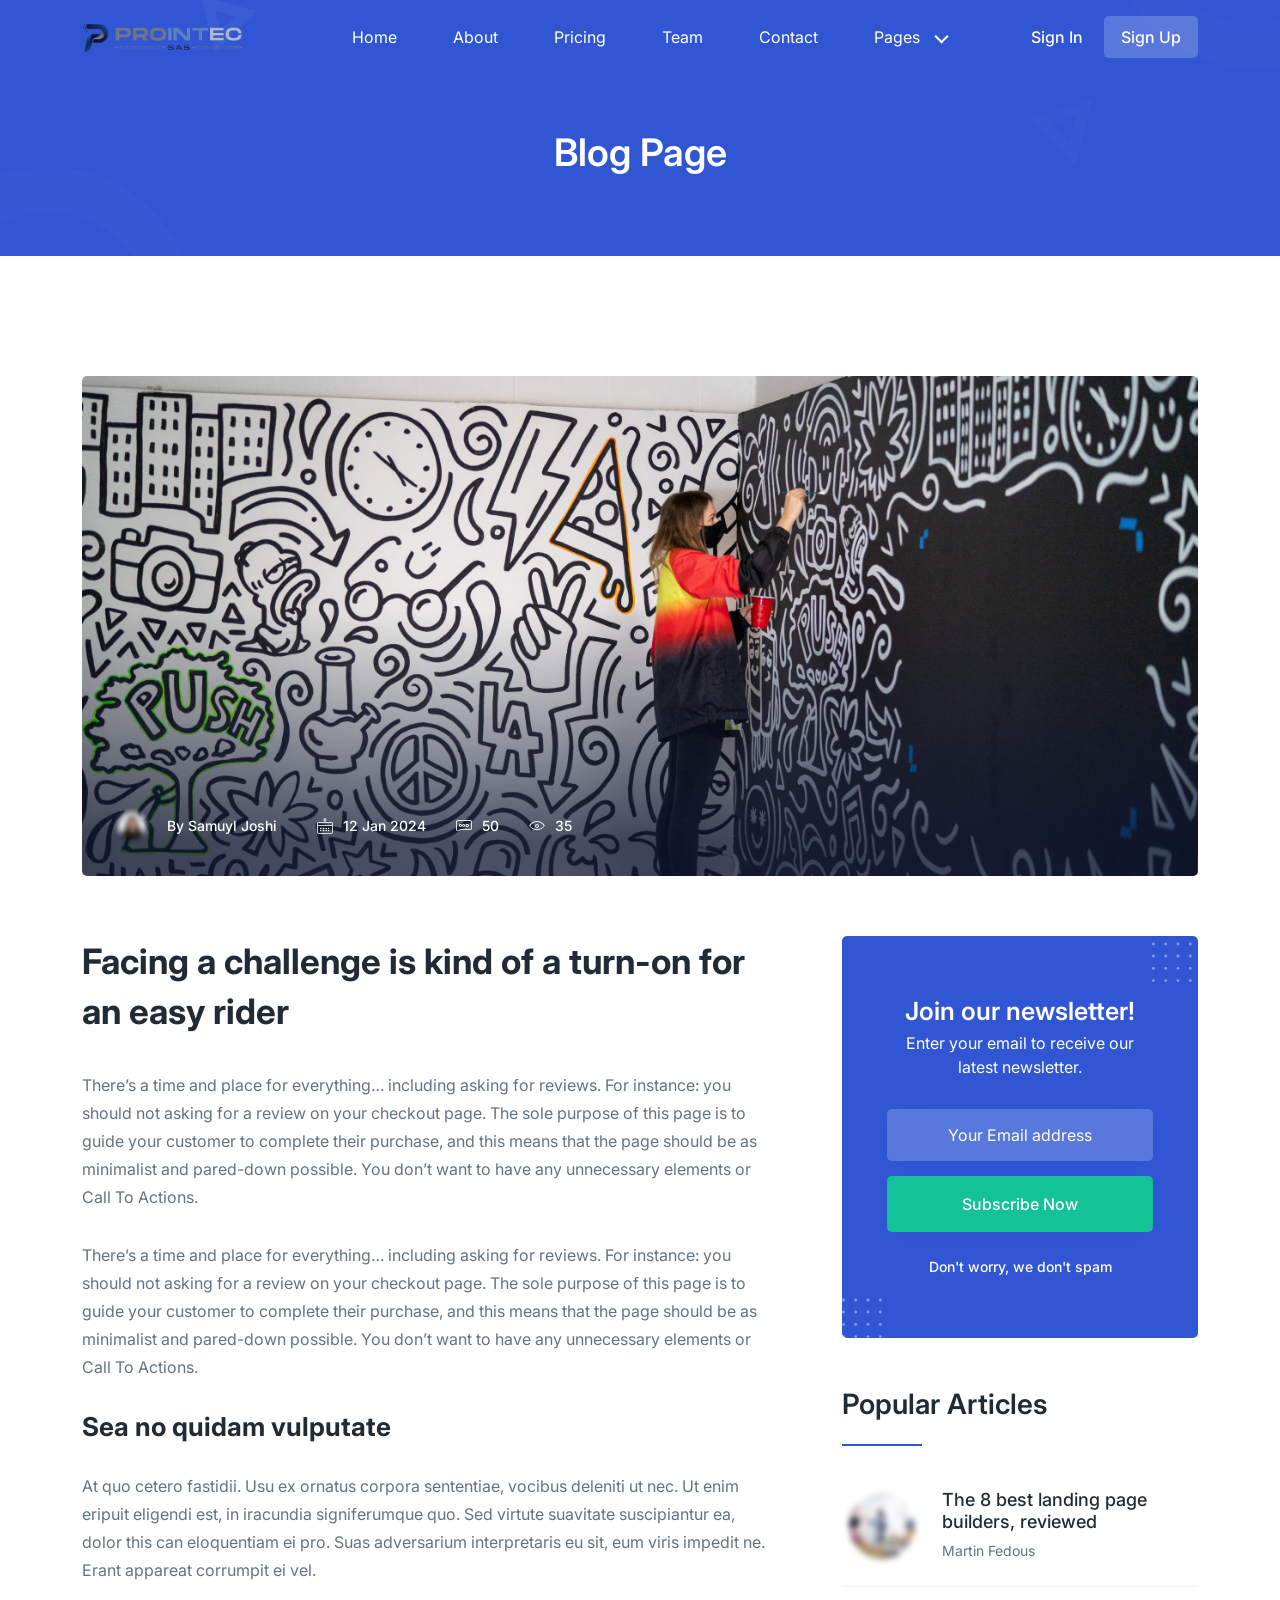
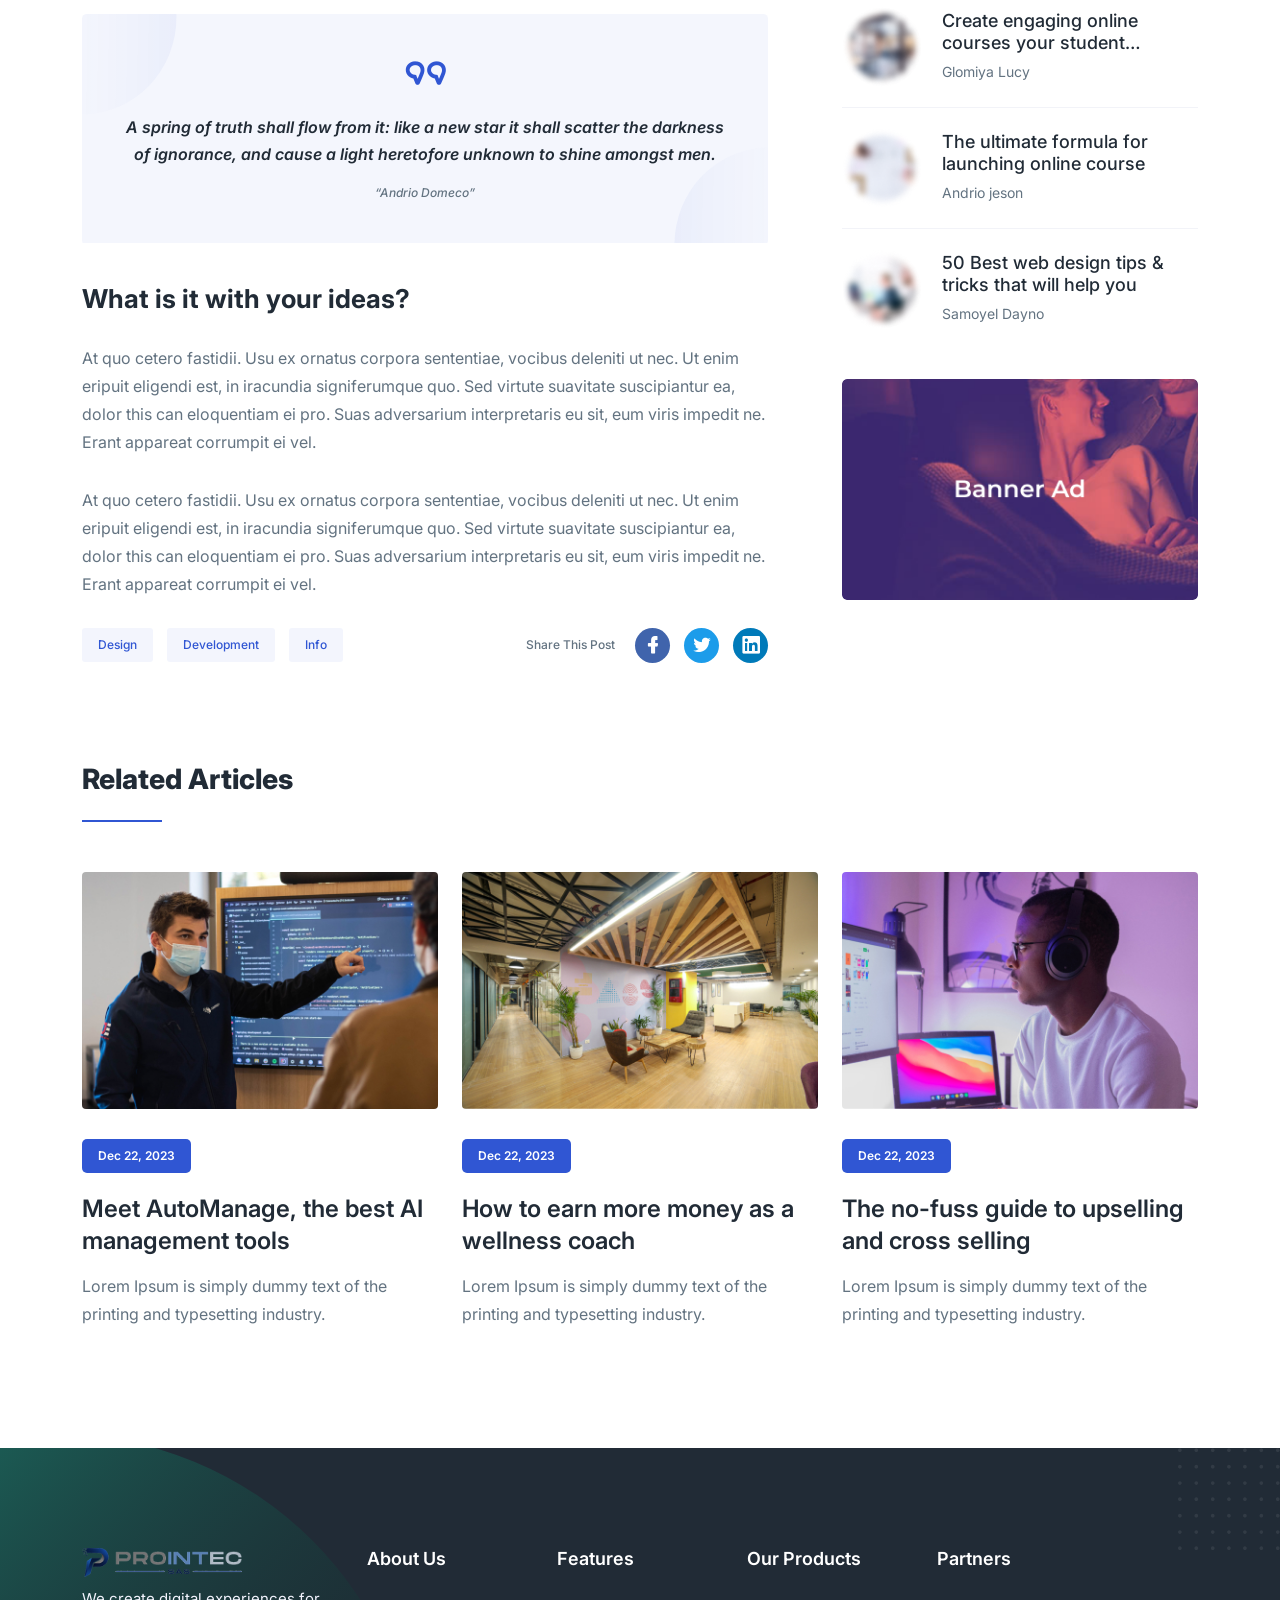
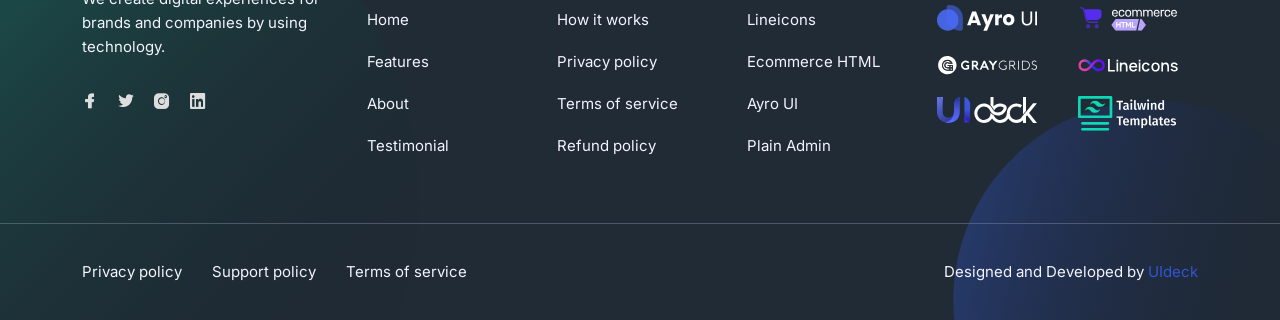
<file: blog-details.html>
<!-- =========

	Template Name: Play
	Author: UIdeck
	Author URI: https://uideck.com/
	Support: https://uideck.com/support/
	Version: 1.1

========== -->

<!DOCTYPE html>
<html lang="en">
  <head>
    <meta charset="UTF-8" />
    <meta http-equiv="X-UA-Compatible" content="IE=edge" />
    <meta name="viewport" content="width=device-width, initial-scale=1.0" />
    <title>Play | Open source Project by UIdeck</title>

    <!--====== Favicon Icon ======-->
    <link
      rel="shortcut icon"
      href="assets/images/favicon.svg"
      type="image/svg"
    />

    <!-- ===== All CSS files ===== -->
    <link rel="stylesheet" href="assets/css/bootstrap.min.css" />
    <link rel="stylesheet" href="assets/css/animate.css" />
    <link rel="stylesheet" href="assets/css/lineicons.css" />
    <link rel="stylesheet" href="assets/css/ud-styles.css" />
  </head>
  <body>
    <!-- ====== Header Start ====== -->
    <header class="ud-header">
      <div class="container">
        <div class="row">
          <div class="col-lg-12">
            <nav class="navbar navbar-expand-lg">
              <a class="navbar-brand" href="index.html">
                <img src="assets/images/prointec/logo-prointec-horizontal.png" alt="PROINTEC S.A.S." />
              </a>
              <button class="navbar-toggler">
                <span class="toggler-icon"> </span>
                <span class="toggler-icon"> </span>
                <span class="toggler-icon"> </span>
              </button>

              <div class="navbar-collapse">
                <ul id="nav" class="navbar-nav mx-auto">
                  <li class="nav-item">
                    <a class="ud-menu-scroll" href="#home">Home</a>
                  </li>

                  <li class="nav-item">
                    <a class="ud-menu-scroll" href="#about">About</a>
                  </li>
                  <li class="nav-item">
                    <a class="ud-menu-scroll" href="#pricing">Pricing</a>
                  </li>
                  <li class="nav-item">
                    <a class="ud-menu-scroll" href="#team">Team</a>
                  </li>
                  <li class="nav-item">
                    <a class="ud-menu-scroll" href="#contact">Contact</a>
                  </li>
                  <li class="nav-item nav-item-has-children">
                    <a href="javascript:void(0)"> Pages </a>
                    <ul class="ud-submenu">
                      <li class="ud-submenu-item">
                        <a href="about.html" class="ud-submenu-link">
                          About Page
                        </a>
                      </li>
                      <li class="ud-submenu-item">
                        <a href="pricing.html" class="ud-submenu-link">
                          Pricing Page
                        </a>
                      </li>
                      <li class="ud-submenu-item">
                        <a href="contact.html" class="ud-submenu-link">
                          Contact Page
                        </a>
                      </li>
                      <li class="ud-submenu-item">
                        <a href="blog.html" class="ud-submenu-link">
                          Blog Grid Page
                        </a>
                      </li>
                      <li class="ud-submenu-item">
                        <a href="blog-details.html" class="ud-submenu-link">
                          Blog Details Page
                        </a>
                      </li>
                      <li class="ud-submenu-item">
                        <a href="login.html" class="ud-submenu-link">
                          Sign In Page
                        </a>
                      </li>
                      <li class="ud-submenu-item">
                        <a href="404.html" class="ud-submenu-link">404 Page</a>
                      </li>
                    </ul>
                  </li>
                </ul>
              </div>

              <div class="navbar-btn d-none d-sm-inline-block">
                <a href="login.html" class="ud-main-btn ud-login-btn">
                  Sign In
                </a>
                <a class="ud-main-btn ud-white-btn" href="javascript:void(0)">
                  Sign Up
                </a>
              </div>
            </nav>
          </div>
        </div>
      </div>
    </header>
    <!-- ====== Header End ====== -->

    <!-- ====== Banner Start ====== -->
    <section class="ud-page-banner">
      <div class="container">
        <div class="row">
          <div class="col-lg-12">
            <div class="ud-banner-content">
              <h1>Blog Page</h1>
            </div>
          </div>
        </div>
      </div>
    </section>
    <!-- ====== Banner End ====== -->

    <!-- ====== Blog Details Start ====== -->
    <section class="ud-blog-details">
      <div class="container">
        <div class="row">
          <div class="col-lg-12">
            <div class="ud-blog-details-image">
              <img
                src="assets/images/blog/blog-details-01.jpg"
                alt="blog details"
              />
              <div class="ud-blog-overlay">
                <div class="ud-blog-overlay-content">
                  <div class="ud-blog-author">
                    <img src="assets/images/blog/author-01.png" alt="author" />
                    <span>
                      By <a href="javascript:void(0)"> Samuyl Joshi </a>
                    </span>
                  </div>

                  <div class="ud-blog-meta">
                    <p class="date">
                      <i class="lni lni-calendar"></i> <span>12 Jan 2024</span>
                    </p>
                    <p class="comment">
                      <i class="lni lni-comments"></i> <span>50</span>
                    </p>
                    <p class="view">
                      <i class="lni lni-eye"></i> <span>35</span>
                    </p>
                  </div>
                </div>
              </div>
            </div>
          </div>

          <div class="col-lg-8">
            <div class="ud-blog-details-content">
              <h2 class="ud-blog-details-title">
                Facing a challenge is kind of a turn-on for an easy rider
              </h2>
              <p class="ud-blog-details-para">
                There’s a time and place for everything… including asking for
                reviews. For instance: you should not asking for a review on
                your checkout page. The sole purpose of this page is to guide
                your customer to complete their purchase, and this means that
                the page should be as minimalist and pared-down possible. You
                don’t want to have any unnecessary elements or Call To Actions.
              </p>
              <p class="ud-blog-details-para">
                There’s a time and place for everything… including asking for
                reviews. For instance: you should not asking for a review on
                your checkout page. The sole purpose of this page is to guide
                your customer to complete their purchase, and this means that
                the page should be as minimalist and pared-down possible. You
                don’t want to have any unnecessary elements or Call To Actions.
              </p>
              <h3 class="ud-blog-details-subtitle">Sea no quidam vulputate</h3>
              <p class="ud-blog-details-para">
                At quo cetero fastidii. Usu ex ornatus corpora sententiae,
                vocibus deleniti ut nec. Ut enim eripuit eligendi est, in
                iracundia signiferumque quo. Sed virtute suavitate suscipiantur
                ea, dolor this can eloquentiam ei pro. Suas adversarium
                interpretaris eu sit, eum viris impedit ne. Erant appareat
                corrumpit ei vel.
              </p>

              <div class="ud-blog-quote">
                <i class="lni lni-quotation"></i>
                <p>
                  A spring of truth shall flow from it: like a new star it shall
                  scatter the darkness of ignorance, and cause a light
                  heretofore unknown to shine amongst men.
                </p>
                <h6>“Andrio Domeco”</h6>
              </div>
              <h3 class="ud-blog-details-subtitle">
                What is it with your ideas?
              </h3>
              <p class="ud-blog-details-para">
                At quo cetero fastidii. Usu ex ornatus corpora sententiae,
                vocibus deleniti ut nec. Ut enim eripuit eligendi est, in
                iracundia signiferumque quo. Sed virtute suavitate suscipiantur
                ea, dolor this can eloquentiam ei pro. Suas adversarium
                interpretaris eu sit, eum viris impedit ne. Erant appareat
                corrumpit ei vel.
              </p>
              <p class="ud-blog-details-para">
                At quo cetero fastidii. Usu ex ornatus corpora sententiae,
                vocibus deleniti ut nec. Ut enim eripuit eligendi est, in
                iracundia signiferumque quo. Sed virtute suavitate suscipiantur
                ea, dolor this can eloquentiam ei pro. Suas adversarium
                interpretaris eu sit, eum viris impedit ne. Erant appareat
                corrumpit ei vel.
              </p>

              <div class="ud-blog-details-action">
                <ul class="ud-blog-tags">
                  <li>
                    <a href="javascript:void(0)">Design</a>
                  </li>
                  <li>
                    <a href="javascript:void(0)">Development</a>
                  </li>
                  <li>
                    <a href="javascript:void(0)">Info</a>
                  </li>
                </ul>
                <div class="ud-blog-share">
                  <h6>Share This Post</h6>
                  <ul class="ud-blog-share-links">
                    <li>
                      <a href="javascript:void(0)" class="facebook">
                        <i class="lni lni-facebook-filled"></i>
                      </a>
                    </li>
                    <li>
                      <a href="javascript:void(0)" class="twitter">
                        <i class="lni lni-twitter-filled"></i>
                      </a>
                    </li>
                    <li>
                      <a href="javascript:void(0)" class="linkedin">
                        <i class="lni lni-linkedin-original"></i>
                      </a>
                    </li>
                  </ul>
                </div>
              </div>
            </div>
          </div>
          <div class="col-lg-4">
            <div class="ud-blog-sidebar">
              <div class="ud-newsletter-box">
                <img
                  src="assets/images/blog/dotted-shape.svg"
                  alt="shape"
                  class="shape shape-1"
                />
                <img
                  src="assets/images/blog/dotted-shape.svg"
                  alt="shape"
                  class="shape shape-2"
                />
                <h3 class="ud-newsletter-title">Join our newsletter!</h3>
                <p>Enter your email to receive our latest newsletter.</p>
                <form class="ud-newsletter-form">
                  <input
                    type="email"
                    name="email"
                    placeholder="Your Email address"
                  />
                  <button class="ud-main-btn">Subscribe Now</button>
                  <p class="ud-newsletter-note">Don't worry, we don't spam</p>
                </form>
              </div>

              <div class="ud-articles-box">
                <h3 class="ud-articles-box-title">Popular Articles</h3>
                <ul class="ud-articles-list">
                  <li>
                    <div class="ud-article-image">
                      <img
                        src="assets/images/blog/article-author-01.png"
                        alt="author"
                      />
                    </div>
                    <div class="ud-article-content">
                      <h5 class="ud-article-title">
                        <a href="javascript:void(0)">
                          The 8 best landing page builders, reviewed
                        </a>
                      </h5>
                      <p class="ud-article-author">Martin Fedous</p>
                    </div>
                  </li>
                  <li>
                    <div class="ud-article-image">
                      <img
                        src="assets/images/blog/article-author-02.png"
                        alt="author"
                      />
                    </div>
                    <div class="ud-article-content">
                      <h5 class="ud-article-title">
                        <a href="javascript:void(0)">
                          Create engaging online courses your student…
                        </a>
                      </h5>
                      <p class="ud-article-author">Glomiya Lucy</p>
                    </div>
                  </li>
                  <li>
                    <div class="ud-article-image">
                      <img
                        src="assets/images/blog/article-author-03.png"
                        alt="author"
                      />
                    </div>
                    <div class="ud-article-content">
                      <h5 class="ud-article-title">
                        <a href="javascript:void(0)">
                          The ultimate formula for launching online course
                        </a>
                      </h5>
                      <p class="ud-article-author">Andrio jeson</p>
                    </div>
                  </li>
                  <li>
                    <div class="ud-article-image">
                      <img
                        src="assets/images/blog/article-author-04.png"
                        alt="author"
                      />
                    </div>
                    <div class="ud-article-content">
                      <h5 class="ud-article-title">
                        <a href="javascript:void(0)">
                          50 Best web design tips & tricks that will help you
                        </a>
                      </h5>
                      <p class="ud-article-author">Samoyel Dayno</p>
                    </div>
                  </li>
                </ul>
              </div>

              <div class="ud-banner-ad">
                <a href="javascript:void(0)">
                  <img
                    src="assets/images/blog/bannder-ad.png"
                    alt="ad banner"
                  />
                </a>
              </div>
            </div>
          </div>
        </div>
      </div>
    </section>
    <!-- ====== Blog Details End ====== -->

    <!-- ====== Blog Start ====== -->
    <section class="ud-blog-grids ud-related-articles">
      <div class="container">
        <div class="row col-lg-12">
          <div class="ud-related-title">
            <h2 class="ud-related-articles-title">Related Articles</h2>
          </div>
        </div>
        <div class="row">
          <div class="col-lg-4 col-md-6">
            <div class="ud-single-blog">
              <div class="ud-blog-image">
                <a href="blog-details.html">
                  <img src="assets/images/blog/blog-01.jpg" alt="blog" />
                </a>
              </div>
              <div class="ud-blog-content">
                <span class="ud-blog-date">Dec 22, 2023</span>
                <h3 class="ud-blog-title">
                  <a href="blog-details.html">
                    Meet AutoManage, the best AI management tools
                  </a>
                </h3>
                <p class="ud-blog-desc">
                  Lorem Ipsum is simply dummy text of the printing and
                  typesetting industry.
                </p>
              </div>
            </div>
          </div>
          <div class="col-lg-4 col-md-6">
            <div class="ud-single-blog">
              <div class="ud-blog-image">
                <a href="blog-details.html">
                  <img src="assets/images/blog/blog-02.jpg" alt="blog" />
                </a>
              </div>
              <div class="ud-blog-content">
                <span class="ud-blog-date">Dec 22, 2023</span>
                <h3 class="ud-blog-title">
                  <a href="blog-details.html">
                    How to earn more money as a wellness coach
                  </a>
                </h3>
                <p class="ud-blog-desc">
                  Lorem Ipsum is simply dummy text of the printing and
                  typesetting industry.
                </p>
              </div>
            </div>
          </div>
          <div class="col-lg-4 col-md-6">
            <div class="ud-single-blog">
              <div class="ud-blog-image">
                <a href="blog-details.html">
                  <img src="assets/images/blog/blog-03.jpg" alt="blog" />
                </a>
              </div>
              <div class="ud-blog-content">
                <span class="ud-blog-date">Dec 22, 2023</span>
                <h3 class="ud-blog-title">
                  <a href="blog-details.html">
                    The no-fuss guide to upselling and cross selling
                  </a>
                </h3>
                <p class="ud-blog-desc">
                  Lorem Ipsum is simply dummy text of the printing and
                  typesetting industry.
                </p>
              </div>
            </div>
          </div>
        </div>
      </div>
    </section>
    <!-- ====== Blog End ====== -->

    <!-- ====== Footer Start ====== -->
    <footer class="ud-footer wow fadeInUp" data-wow-delay=".15s">
      <div class="shape shape-1">
        <img src="assets/images/footer/shape-1.svg" alt="shape" />
      </div>
      <div class="shape shape-2">
        <img src="assets/images/footer/shape-2.svg" alt="shape" />
      </div>
      <div class="shape shape-3">
        <img src="assets/images/footer/shape-3.svg" alt="shape" />
      </div>
      <div class="ud-footer-widgets">
        <div class="container">
          <div class="row">
            <div class="col-xl-3 col-lg-4 col-md-6">
              <div class="ud-widget">
                <a href="index.html" class="ud-footer-logo">
                  <img src="assets/images/prointec/logo-prointec-horizontal.png" alt="PROINTEC S.A.S." />
                </a>
                <p class="ud-widget-desc">
                  We create digital experiences for brands and companies by
                  using technology.
                </p>
                <ul class="ud-widget-socials">
                  <li>
                    <a href="https://twitter.com/MusharofChy">
                      <i class="lni lni-facebook-filled"></i>
                    </a>
                  </li>
                  <li>
                    <a href="https://twitter.com/MusharofChy">
                      <i class="lni lni-twitter-filled"></i>
                    </a>
                  </li>
                  <li>
                    <a href="https://twitter.com/MusharofChy">
                      <i class="lni lni-instagram-filled"></i>
                    </a>
                  </li>
                  <li>
                    <a href="https://twitter.com/MusharofChy">
                      <i class="lni lni-linkedin-original"></i>
                    </a>
                  </li>
                </ul>
              </div>
            </div>

            <div class="col-xl-2 col-lg-2 col-md-6 col-sm-6">
              <div class="ud-widget">
                <h5 class="ud-widget-title">About Us</h5>
                <ul class="ud-widget-links">
                  <li>
                    <a href="javascript:void(0)">Home</a>
                  </li>
                  <li>
                    <a href="javascript:void(0)">Features</a>
                  </li>
                  <li>
                    <a href="javascript:void(0)">About</a>
                  </li>
                  <li>
                    <a href="javascript:void(0)">Testimonial</a>
                  </li>
                </ul>
              </div>
            </div>
            <div class="col-xl-2 col-lg-3 col-md-6 col-sm-6">
              <div class="ud-widget">
                <h5 class="ud-widget-title">Features</h5>
                <ul class="ud-widget-links">
                  <li>
                    <a href="javascript:void(0)">How it works</a>
                  </li>
                  <li>
                    <a href="javascript:void(0)">Privacy policy</a>
                  </li>
                  <li>
                    <a href="javascript:void(0)">Terms of service</a>
                  </li>
                  <li>
                    <a href="javascript:void(0)">Refund policy</a>
                  </li>
                </ul>
              </div>
            </div>
            <div class="col-xl-2 col-lg-3 col-md-6 col-sm-6">
              <div class="ud-widget">
                <h5 class="ud-widget-title">Our Products</h5>
                <ul class="ud-widget-links">
                  <li>
                    <a
                      href="https://lineicons.com/"
                      rel="nofollow noopner"
                      target="_blank"
                      >Lineicons
                    </a>
                  </li>
                  <li>
                    <a
                      href="https://ecommercehtml.com/"
                      rel="nofollow noopner"
                      target="_blank"
                      >Ecommerce HTML</a
                    >
                  </li>
                  <li>
                    <a
                      href="https://ayroui.com/"
                      rel="nofollow noopner"
                      target="_blank"
                      >Ayro UI</a
                    >
                  </li>
                  <li>
                    <a
                      href="https://graygrids.com/"
                      rel="nofollow noopner"
                      target="_blank"
                      >Plain Admin</a
                    >
                  </li>
                </ul>
              </div>
            </div>
            <div class="col-xl-3 col-lg-6 col-md-8 col-sm-10">
              <div class="ud-widget">
                <h5 class="ud-widget-title">Partners</h5>
                <ul class="ud-widget-brands">
                  <li>
                    <a
                      href="https://ayroui.com/"
                      rel="nofollow noopner"
                      target="_blank"
                    >
                      <img
                        src="assets/images/footer/brands/ayroui.svg"
                        alt="ayroui"
                      />
                    </a>
                  </li>
                  <li>
                    <a
                      href="https://ecommercehtml.com/"
                      rel="nofollow noopner"
                      target="_blank"
                    >
                      <img
                        src="assets/images/footer/brands/ecommerce-html.svg"
                        alt="ecommerce-html"
                      />
                    </a>
                  </li>
                  <li>
                    <a
                      href="https://graygrids.com/"
                      rel="nofollow noopner"
                      target="_blank"
                    >
                      <img
                        src="assets/images/footer/brands/graygrids.svg"
                        alt="graygrids"
                      />
                    </a>
                  </li>
                  <li>
                    <a
                      href="https://lineicons.com/"
                      rel="nofollow noopner"
                      target="_blank"
                    >
                      <img
                        src="assets/images/footer/brands/lineicons.svg"
                        alt="lineicons"
                      />
                    </a>
                  </li>
                  <li>
                    <a
                      href="https://uideck.com/"
                      rel="nofollow noopner"
                      target="_blank"
                    >
                      <img
                        src="assets/images/footer/brands/uideck.svg"
                        alt="uideck"
                      />
                    </a>
                  </li>
                  <li>
                    <a
                      href="https://tailwindtemplates.co/"
                      rel="nofollow noopner"
                      target="_blank"
                    >
                      <img
                        src="assets/images/footer/brands/tailwindtemplates.svg"
                        alt="tailwindtemplates"
                      />
                    </a>
                  </li>
                </ul>
              </div>
            </div>
          </div>
        </div>
      </div>
      <div class="ud-footer-bottom">
        <div class="container">
          <div class="row">
            <div class="col-md-8">
              <ul class="ud-footer-bottom-left">
                <li>
                  <a href="javascript:void(0)">Privacy policy</a>
                </li>
                <li>
                  <a href="javascript:void(0)">Support policy</a>
                </li>
                <li>
                  <a href="javascript:void(0)">Terms of service</a>
                </li>
              </ul>
            </div>
            <div class="col-md-4">
              <p class="ud-footer-bottom-right">
                Designed and Developed by
                <a href="https://uideck.com" rel="nofollow">UIdeck</a>
              </p>
            </div>
          </div>
        </div>
      </div>
    </footer>
    <!-- ====== Footer End ====== -->

    <!-- ====== Back To Top Start ====== -->
    <a href="javascript:void(0)" class="back-to-top">
      <i class="lni lni-chevron-up"> </i>
    </a>
    <!-- ====== Back To Top End ====== -->

    <!-- ====== All Javascript Files ====== -->
    <script src="assets/js/bootstrap.bundle.min.js"></script>
    <script src="assets/js/wow.min.js"></script>
    <script src="assets/js/main.js"></script><script src="assets/js/prointec-ui.js"></script>
  </body>
</html>
</file>
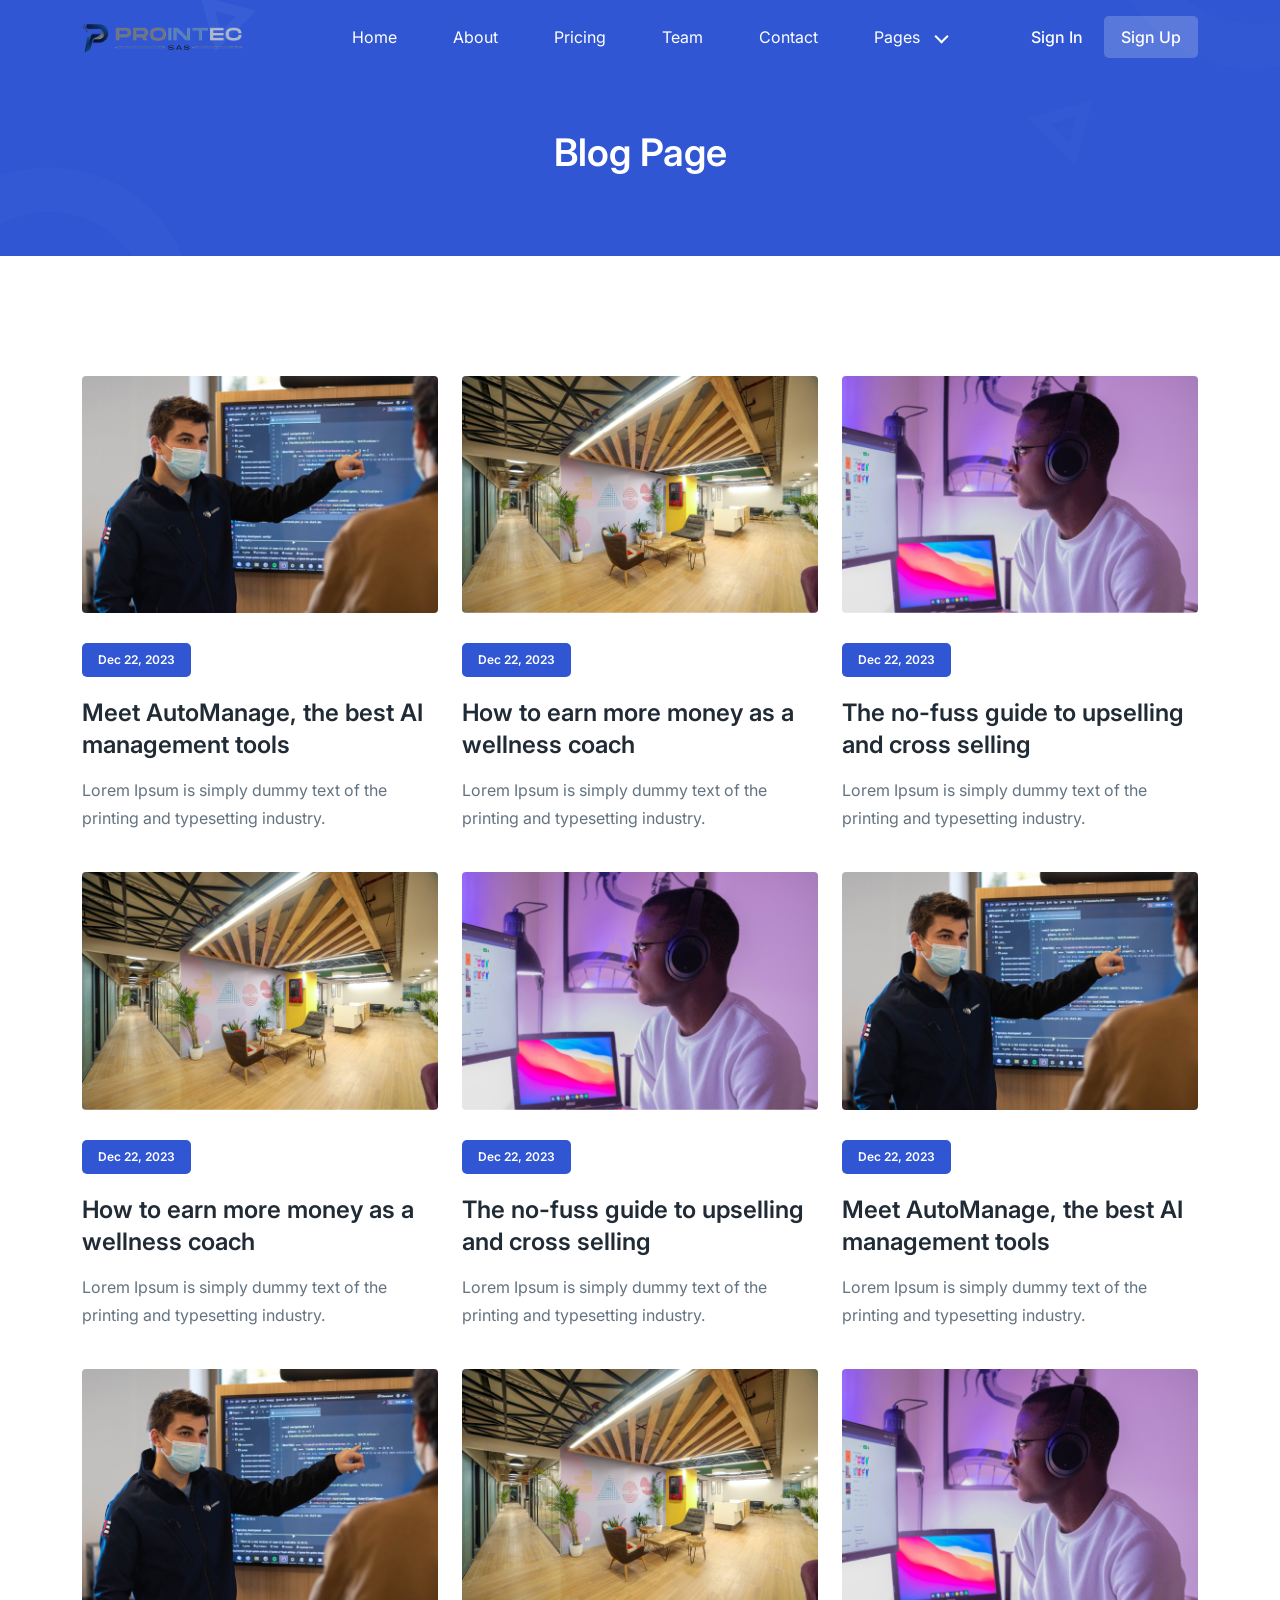
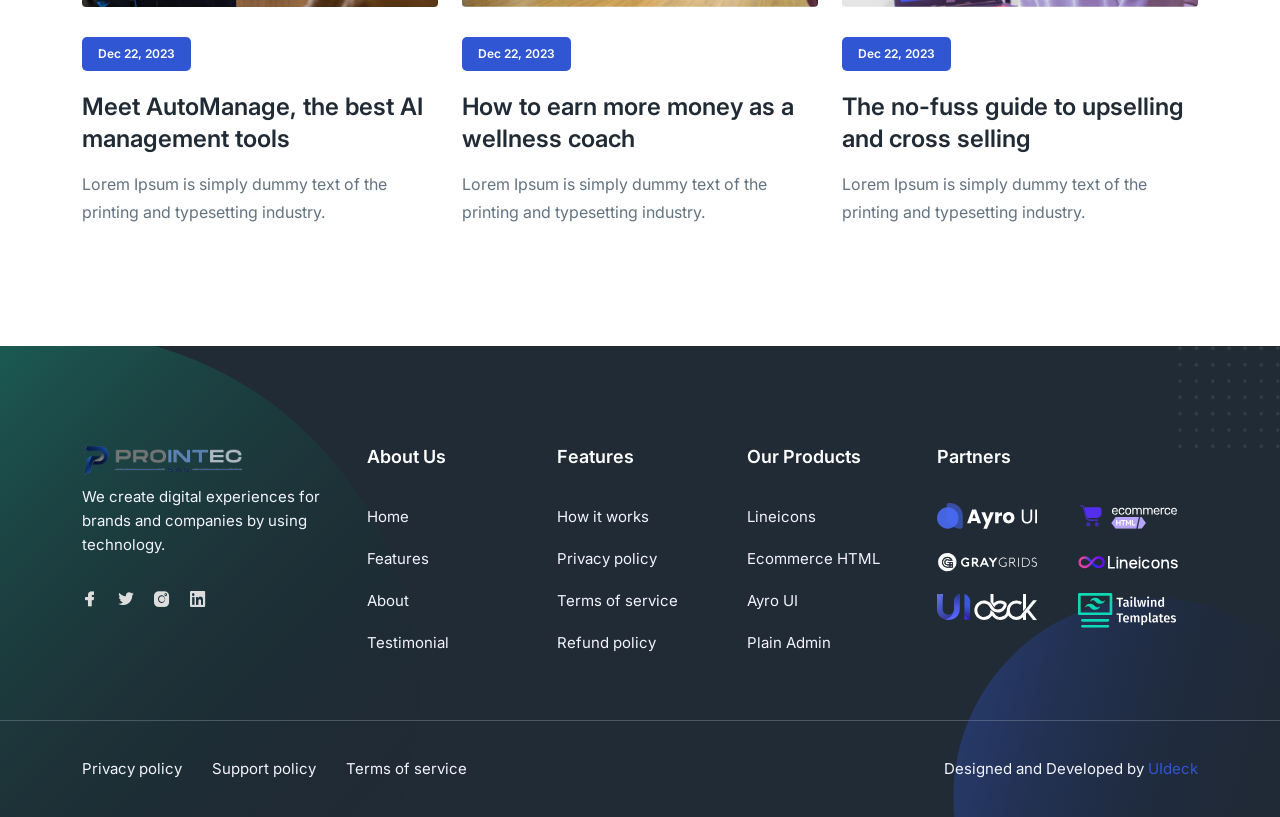
<file: blog.html>
<!-- =========

	Template Name: Play
	Author: UIdeck
	Author URI: https://uideck.com/
	Support: https://uideck.com/support/
	Version: 1.1

========== -->

<!DOCTYPE html>
<html lang="en">
  <head>
    <meta charset="UTF-8" />
    <meta http-equiv="X-UA-Compatible" content="IE=edge" />
    <meta name="viewport" content="width=device-width, initial-scale=1.0" />
    <title>Play | Open source Project by UIdeck</title>

    <!--====== Favicon Icon ======-->
    <link
      rel="shortcut icon"
      href="assets/images/favicon.svg"
      type="image/svg"
    />

    <!-- ===== All CSS files ===== -->
    <link rel="stylesheet" href="assets/css/bootstrap.min.css" />
    <link rel="stylesheet" href="assets/css/animate.css" />
    <link rel="stylesheet" href="assets/css/lineicons.css" />
    <link rel="stylesheet" href="assets/css/ud-styles.css" />
  </head>
  <body>
    <!-- ====== Header Start ====== -->
    <header class="ud-header">
      <div class="container">
        <div class="row">
          <div class="col-lg-12">
            <nav class="navbar navbar-expand-lg">
              <a class="navbar-brand" href="index.html">
                <img src="assets/images/prointec/logo-prointec-horizontal.png" alt="PROINTEC S.A.S." />
              </a>
              <button class="navbar-toggler">
                <span class="toggler-icon"> </span>
                <span class="toggler-icon"> </span>
                <span class="toggler-icon"> </span>
              </button>

              <div class="navbar-collapse">
                <ul id="nav" class="navbar-nav mx-auto">
                  <li class="nav-item">
                    <a class="ud-menu-scroll" href="#home">Home</a>
                  </li>

                  <li class="nav-item">
                    <a class="ud-menu-scroll" href="#about">About</a>
                  </li>
                  <li class="nav-item">
                    <a class="ud-menu-scroll" href="#pricing">Pricing</a>
                  </li>
                  <li class="nav-item">
                    <a class="ud-menu-scroll" href="#team">Team</a>
                  </li>
                  <li class="nav-item">
                    <a class="ud-menu-scroll" href="#contact">Contact</a>
                  </li>
                  <li class="nav-item nav-item-has-children">
                    <a href="javascript:void(0)"> Pages </a>
                    <ul class="ud-submenu">
                      <li class="ud-submenu-item">
                        <a href="about.html" class="ud-submenu-link">
                          About Page
                        </a>
                      </li>
                      <li class="ud-submenu-item">
                        <a href="pricing.html" class="ud-submenu-link">
                          Pricing Page
                        </a>
                      </li>
                      <li class="ud-submenu-item">
                        <a href="contact.html" class="ud-submenu-link">
                          Contact Page
                        </a>
                      </li>
                      <li class="ud-submenu-item">
                        <a href="blog.html" class="ud-submenu-link">
                          Blog Grid Page
                        </a>
                      </li>
                      <li class="ud-submenu-item">
                        <a href="blog-details.html" class="ud-submenu-link">
                          Blog Details Page
                        </a>
                      </li>
                      <li class="ud-submenu-item">
                        <a href="login.html" class="ud-submenu-link">
                          Sign In Page
                        </a>
                      </li>
                      <li class="ud-submenu-item">
                        <a href="404.html" class="ud-submenu-link">404 Page</a>
                      </li>
                    </ul>
                  </li>
                </ul>
              </div>

              <div class="navbar-btn d-none d-sm-inline-block">
                <a href="login.html" class="ud-main-btn ud-login-btn">
                  Sign In
                </a>
                <a class="ud-main-btn ud-white-btn" href="javascript:void(0)">
                  Sign Up
                </a>
              </div>
            </nav>
          </div>
        </div>
      </div>
    </header>
    <!-- ====== Header End ====== -->

    <!-- ====== Banner Start ====== -->
    <section class="ud-page-banner">
      <div class="container">
        <div class="row">
          <div class="col-lg-12">
            <div class="ud-banner-content">
              <h1>Blog Page</h1>
            </div>
          </div>
        </div>
      </div>
    </section>
    <!-- ====== Banner End ====== -->

    <!-- ====== Blog Start ====== -->
    <section class="ud-blog-grids">
      <div class="container">
        <div class="row">
          <div class="col-lg-4 col-md-6">
            <div class="ud-single-blog">
              <div class="ud-blog-image">
                <a href="blog-details.html">
                  <img src="assets/images/blog/blog-01.jpg" alt="blog" />
                </a>
              </div>
              <div class="ud-blog-content">
                <span class="ud-blog-date">Dec 22, 2023</span>
                <h3 class="ud-blog-title">
                  <a href="blog-details.html">
                    Meet AutoManage, the best AI management tools
                  </a>
                </h3>
                <p class="ud-blog-desc">
                  Lorem Ipsum is simply dummy text of the printing and
                  typesetting industry.
                </p>
              </div>
            </div>
          </div>
          <div class="col-lg-4 col-md-6">
            <div class="ud-single-blog">
              <div class="ud-blog-image">
                <a href="blog-details.html">
                  <img src="assets/images/blog/blog-02.jpg" alt="blog" />
                </a>
              </div>
              <div class="ud-blog-content">
                <span class="ud-blog-date">Dec 22, 2023</span>
                <h3 class="ud-blog-title">
                  <a href="blog-details.html">
                    How to earn more money as a wellness coach
                  </a>
                </h3>
                <p class="ud-blog-desc">
                  Lorem Ipsum is simply dummy text of the printing and
                  typesetting industry.
                </p>
              </div>
            </div>
          </div>
          <div class="col-lg-4 col-md-6">
            <div class="ud-single-blog">
              <div class="ud-blog-image">
                <a href="blog-details.html">
                  <img src="assets/images/blog/blog-03.jpg" alt="blog" />
                </a>
              </div>
              <div class="ud-blog-content">
                <span class="ud-blog-date">Dec 22, 2023</span>
                <h3 class="ud-blog-title">
                  <a href="blog-details.html">
                    The no-fuss guide to upselling and cross selling
                  </a>
                </h3>
                <p class="ud-blog-desc">
                  Lorem Ipsum is simply dummy text of the printing and
                  typesetting industry.
                </p>
              </div>
            </div>
          </div>
          <div class="col-lg-4 col-md-6">
            <div class="ud-single-blog">
              <div class="ud-blog-image">
                <a href="blog-details.html">
                  <img src="assets/images/blog/blog-02.jpg" alt="blog" />
                </a>
              </div>
              <div class="ud-blog-content">
                <span class="ud-blog-date">Dec 22, 2023</span>
                <h3 class="ud-blog-title">
                  <a href="blog-details.html">
                    How to earn more money as a wellness coach
                  </a>
                </h3>
                <p class="ud-blog-desc">
                  Lorem Ipsum is simply dummy text of the printing and
                  typesetting industry.
                </p>
              </div>
            </div>
          </div>
          <div class="col-lg-4 col-md-6">
            <div class="ud-single-blog">
              <div class="ud-blog-image">
                <a href="blog-details.html">
                  <img src="assets/images/blog/blog-03.jpg" alt="blog" />
                </a>
              </div>
              <div class="ud-blog-content">
                <span class="ud-blog-date">Dec 22, 2023</span>
                <h3 class="ud-blog-title">
                  <a href="blog-details.html">
                    The no-fuss guide to upselling and cross selling
                  </a>
                </h3>
                <p class="ud-blog-desc">
                  Lorem Ipsum is simply dummy text of the printing and
                  typesetting industry.
                </p>
              </div>
            </div>
          </div>
          <div class="col-lg-4 col-md-6">
            <div class="ud-single-blog">
              <div class="ud-blog-image">
                <a href="blog-details.html">
                  <img src="assets/images/blog/blog-01.jpg" alt="blog" />
                </a>
              </div>
              <div class="ud-blog-content">
                <span class="ud-blog-date">Dec 22, 2023</span>
                <h3 class="ud-blog-title">
                  <a href="blog-details.html">
                    Meet AutoManage, the best AI management tools
                  </a>
                </h3>
                <p class="ud-blog-desc">
                  Lorem Ipsum is simply dummy text of the printing and
                  typesetting industry.
                </p>
              </div>
            </div>
          </div>
          <div class="col-lg-4 col-md-6">
            <div class="ud-single-blog">
              <div class="ud-blog-image">
                <a href="blog-details.html">
                  <img src="assets/images/blog/blog-01.jpg" alt="blog" />
                </a>
              </div>
              <div class="ud-blog-content">
                <span class="ud-blog-date">Dec 22, 2023</span>
                <h3 class="ud-blog-title">
                  <a href="blog-details.html">
                    Meet AutoManage, the best AI management tools
                  </a>
                </h3>
                <p class="ud-blog-desc">
                  Lorem Ipsum is simply dummy text of the printing and
                  typesetting industry.
                </p>
              </div>
            </div>
          </div>
          <div class="col-lg-4 col-md-6">
            <div class="ud-single-blog">
              <div class="ud-blog-image">
                <a href="blog-details.html">
                  <img src="assets/images/blog/blog-02.jpg" alt="blog" />
                </a>
              </div>
              <div class="ud-blog-content">
                <span class="ud-blog-date">Dec 22, 2023</span>
                <h3 class="ud-blog-title">
                  <a href="blog-details.html">
                    How to earn more money as a wellness coach
                  </a>
                </h3>
                <p class="ud-blog-desc">
                  Lorem Ipsum is simply dummy text of the printing and
                  typesetting industry.
                </p>
              </div>
            </div>
          </div>
          <div class="col-lg-4 col-md-6">
            <div class="ud-single-blog">
              <div class="ud-blog-image">
                <a href="blog-details.html">
                  <img src="assets/images/blog/blog-03.jpg" alt="blog" />
                </a>
              </div>
              <div class="ud-blog-content">
                <span class="ud-blog-date">Dec 22, 2023</span>
                <h3 class="ud-blog-title">
                  <a href="blog-details.html">
                    The no-fuss guide to upselling and cross selling
                  </a>
                </h3>
                <p class="ud-blog-desc">
                  Lorem Ipsum is simply dummy text of the printing and
                  typesetting industry.
                </p>
              </div>
            </div>
          </div>
        </div>
      </div>
    </section>
    <!-- ====== Blog End ====== -->

    <!-- ====== Footer Start ====== -->
    <footer class="ud-footer wow fadeInUp" data-wow-delay=".15s">
      <div class="shape shape-1">
        <img src="assets/images/footer/shape-1.svg" alt="shape" />
      </div>
      <div class="shape shape-2">
        <img src="assets/images/footer/shape-2.svg" alt="shape" />
      </div>
      <div class="shape shape-3">
        <img src="assets/images/footer/shape-3.svg" alt="shape" />
      </div>
      <div class="ud-footer-widgets">
        <div class="container">
          <div class="row">
            <div class="col-xl-3 col-lg-4 col-md-6">
              <div class="ud-widget">
                <a href="index.html" class="ud-footer-logo">
                  <img src="assets/images/prointec/logo-prointec-horizontal.png" alt="PROINTEC S.A.S." />
                </a>
                <p class="ud-widget-desc">
                  We create digital experiences for brands and companies by
                  using technology.
                </p>
                <ul class="ud-widget-socials">
                  <li>
                    <a href="https://twitter.com/MusharofChy">
                      <i class="lni lni-facebook-filled"></i>
                    </a>
                  </li>
                  <li>
                    <a href="https://twitter.com/MusharofChy">
                      <i class="lni lni-twitter-filled"></i>
                    </a>
                  </li>
                  <li>
                    <a href="https://twitter.com/MusharofChy">
                      <i class="lni lni-instagram-filled"></i>
                    </a>
                  </li>
                  <li>
                    <a href="https://twitter.com/MusharofChy">
                      <i class="lni lni-linkedin-original"></i>
                    </a>
                  </li>
                </ul>
              </div>
            </div>

            <div class="col-xl-2 col-lg-2 col-md-6 col-sm-6">
              <div class="ud-widget">
                <h5 class="ud-widget-title">About Us</h5>
                <ul class="ud-widget-links">
                  <li>
                    <a href="javascript:void(0)">Home</a>
                  </li>
                  <li>
                    <a href="javascript:void(0)">Features</a>
                  </li>
                  <li>
                    <a href="javascript:void(0)">About</a>
                  </li>
                  <li>
                    <a href="javascript:void(0)">Testimonial</a>
                  </li>
                </ul>
              </div>
            </div>
            <div class="col-xl-2 col-lg-3 col-md-6 col-sm-6">
              <div class="ud-widget">
                <h5 class="ud-widget-title">Features</h5>
                <ul class="ud-widget-links">
                  <li>
                    <a href="javascript:void(0)">How it works</a>
                  </li>
                  <li>
                    <a href="javascript:void(0)">Privacy policy</a>
                  </li>
                  <li>
                    <a href="javascript:void(0)">Terms of service</a>
                  </li>
                  <li>
                    <a href="javascript:void(0)">Refund policy</a>
                  </li>
                </ul>
              </div>
            </div>
            <div class="col-xl-2 col-lg-3 col-md-6 col-sm-6">
              <div class="ud-widget">
                <h5 class="ud-widget-title">Our Products</h5>
                <ul class="ud-widget-links">
                  <li>
                    <a
                      href="https://lineicons.com/"
                      rel="nofollow noopner"
                      target="_blank"
                      >Lineicons
                    </a>
                  </li>
                  <li>
                    <a
                      href="https://ecommercehtml.com/"
                      rel="nofollow noopner"
                      target="_blank"
                      >Ecommerce HTML</a
                    >
                  </li>
                  <li>
                    <a
                      href="https://ayroui.com/"
                      rel="nofollow noopner"
                      target="_blank"
                      >Ayro UI</a
                    >
                  </li>
                  <li>
                    <a
                      href="https://graygrids.com/"
                      rel="nofollow noopner"
                      target="_blank"
                      >Plain Admin</a
                    >
                  </li>
                </ul>
              </div>
            </div>
            <div class="col-xl-3 col-lg-6 col-md-8 col-sm-10">
              <div class="ud-widget">
                <h5 class="ud-widget-title">Partners</h5>
                <ul class="ud-widget-brands">
                  <li>
                    <a
                      href="https://ayroui.com/"
                      rel="nofollow noopner"
                      target="_blank"
                    >
                      <img
                        src="assets/images/footer/brands/ayroui.svg"
                        alt="ayroui"
                      />
                    </a>
                  </li>
                  <li>
                    <a
                      href="https://ecommercehtml.com/"
                      rel="nofollow noopner"
                      target="_blank"
                    >
                      <img
                        src="assets/images/footer/brands/ecommerce-html.svg"
                        alt="ecommerce-html"
                      />
                    </a>
                  </li>
                  <li>
                    <a
                      href="https://graygrids.com/"
                      rel="nofollow noopner"
                      target="_blank"
                    >
                      <img
                        src="assets/images/footer/brands/graygrids.svg"
                        alt="graygrids"
                      />
                    </a>
                  </li>
                  <li>
                    <a
                      href="https://lineicons.com/"
                      rel="nofollow noopner"
                      target="_blank"
                    >
                      <img
                        src="assets/images/footer/brands/lineicons.svg"
                        alt="lineicons"
                      />
                    </a>
                  </li>
                  <li>
                    <a
                      href="https://uideck.com/"
                      rel="nofollow noopner"
                      target="_blank"
                    >
                      <img
                        src="assets/images/footer/brands/uideck.svg"
                        alt="uideck"
                      />
                    </a>
                  </li>
                  <li>
                    <a
                      href="https://tailwindtemplates.co/"
                      rel="nofollow noopner"
                      target="_blank"
                    >
                      <img
                        src="assets/images/footer/brands/tailwindtemplates.svg"
                        alt="tailwindtemplates"
                      />
                    </a>
                  </li>
                </ul>
              </div>
            </div>
          </div>
        </div>
      </div>
      <div class="ud-footer-bottom">
        <div class="container">
          <div class="row">
            <div class="col-md-8">
              <ul class="ud-footer-bottom-left">
                <li>
                  <a href="javascript:void(0)">Privacy policy</a>
                </li>
                <li>
                  <a href="javascript:void(0)">Support policy</a>
                </li>
                <li>
                  <a href="javascript:void(0)">Terms of service</a>
                </li>
              </ul>
            </div>
            <div class="col-md-4">
              <p class="ud-footer-bottom-right">
                Designed and Developed by
                <a href="https://uideck.com" rel="nofollow">UIdeck</a>
              </p>
            </div>
          </div>
        </div>
      </div>
    </footer>
    <!-- ====== Footer End ====== -->

    <!-- ====== Back To Top Start ====== -->
    <a href="javascript:void(0)" class="back-to-top">
      <i class="lni lni-chevron-up"> </i>
    </a>
    <!-- ====== Back To Top End ====== -->

    <!-- ====== All Javascript Files ====== -->
    <script src="assets/js/bootstrap.bundle.min.js"></script>
    <script src="assets/js/wow.min.js"></script>
    <script src="assets/js/main.js"></script><script src="assets/js/prointec-ui.js"></script>
  </body>
</html>
</file>
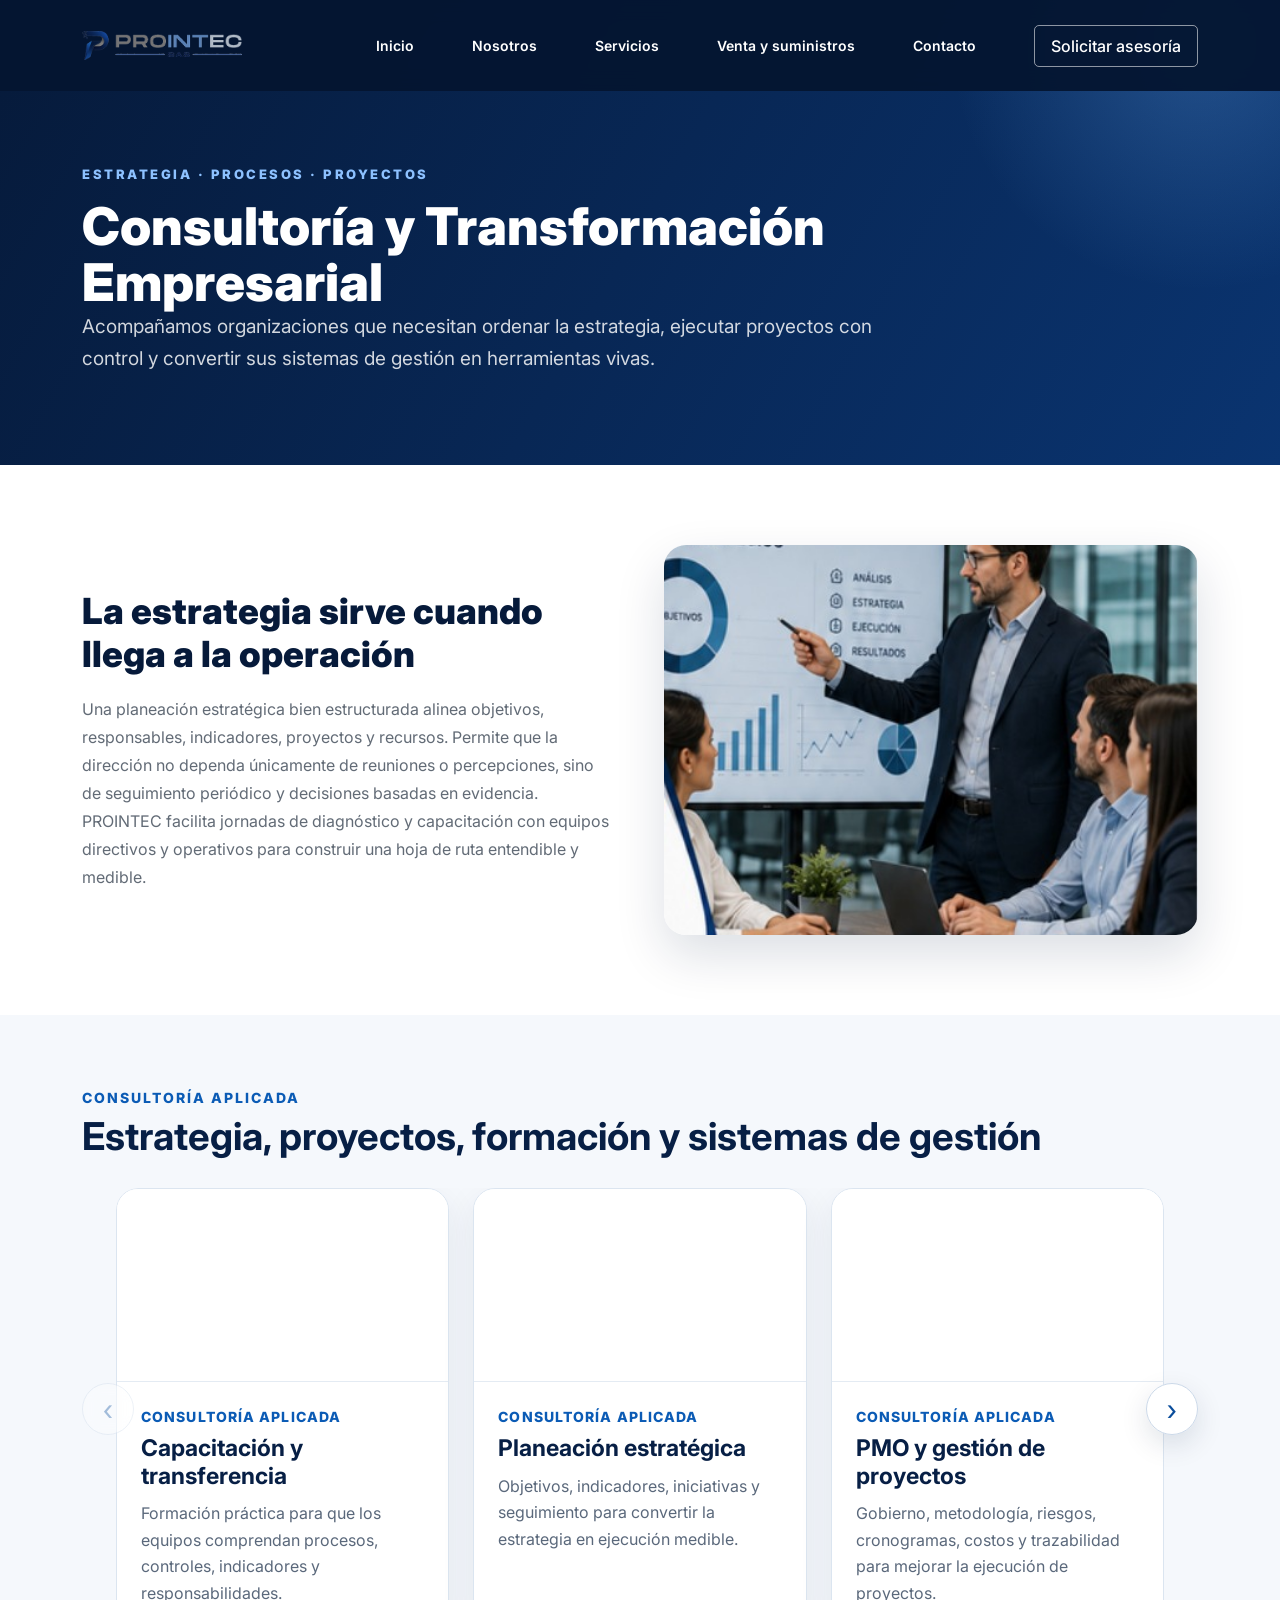
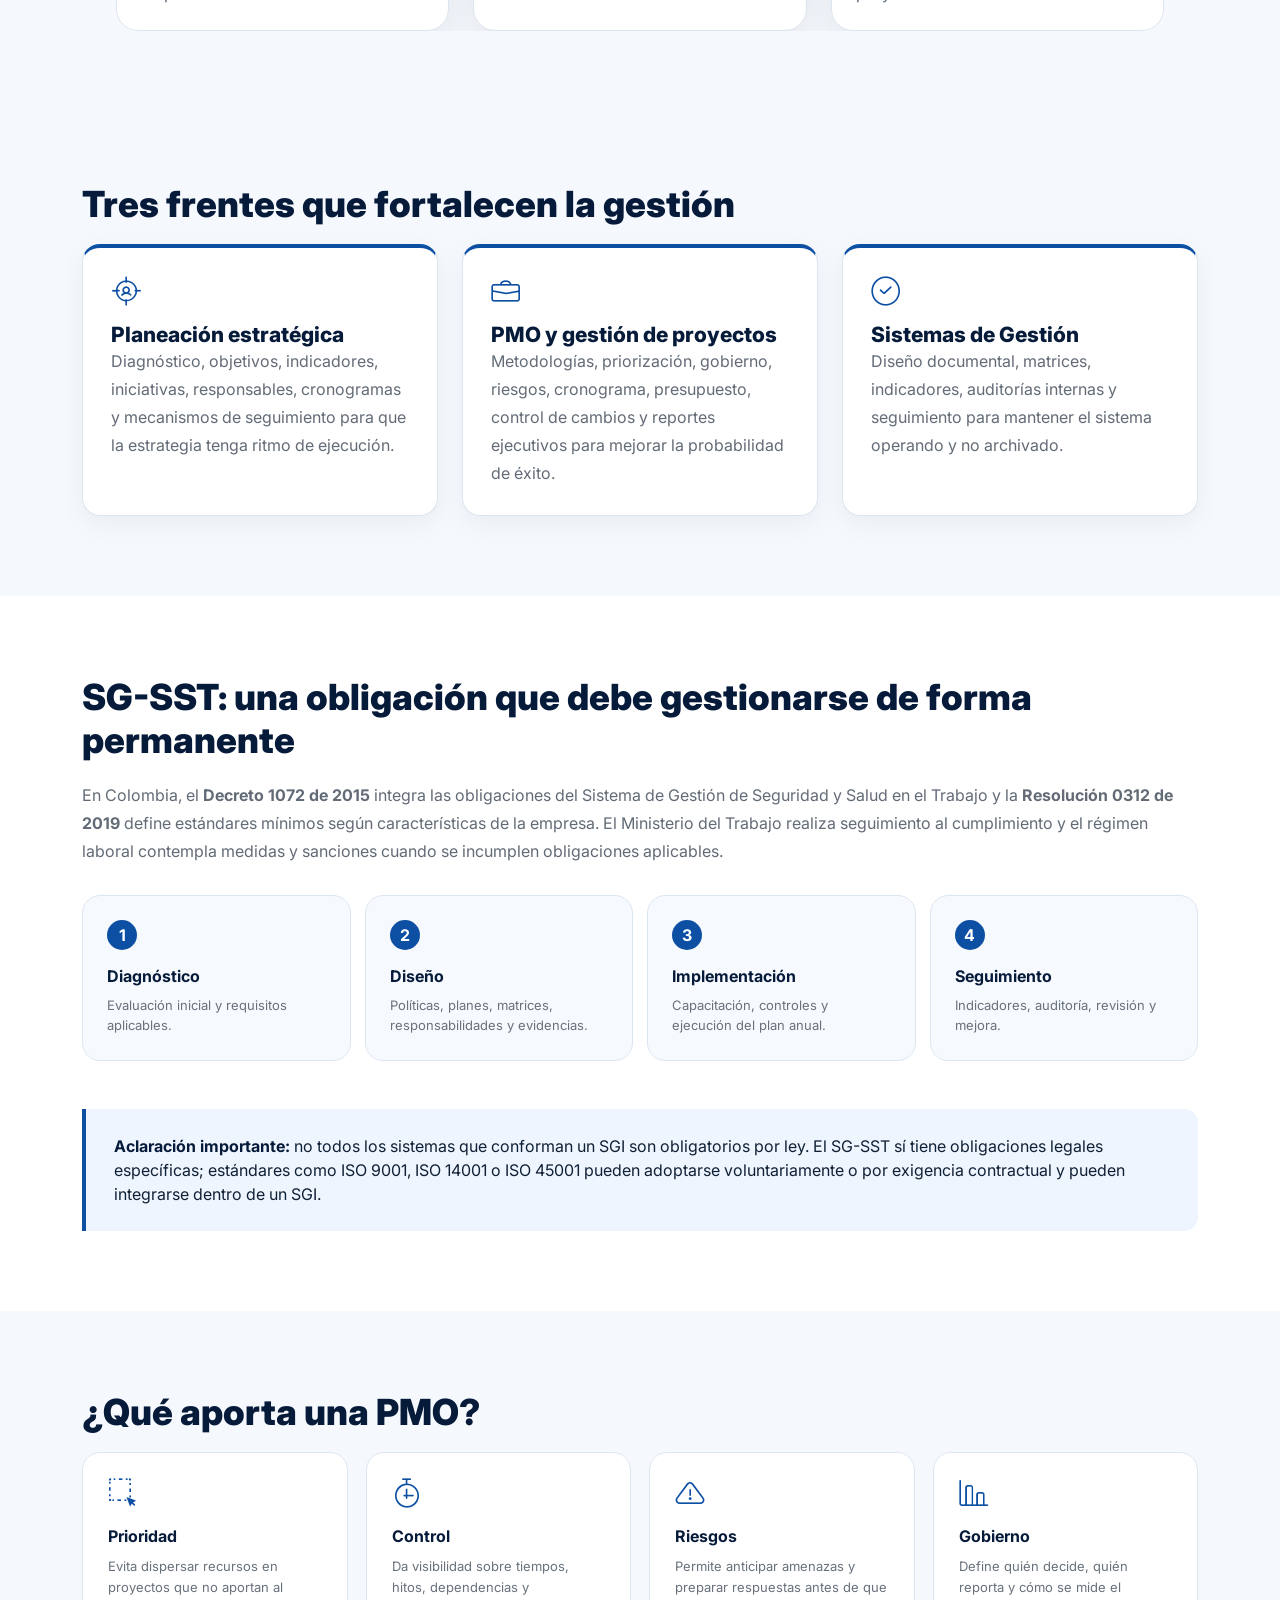
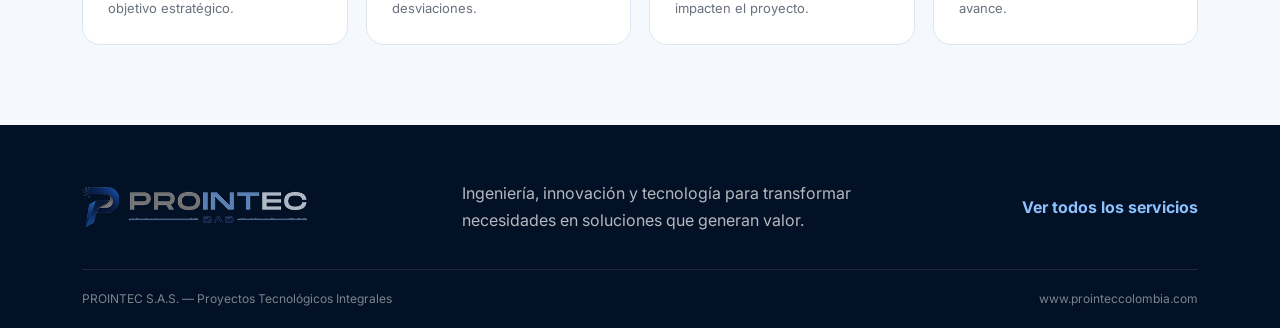
<file: consultoria-transformacion.html>
<!DOCTYPE html><html lang="es"><head><meta charset="UTF-8"><meta name="viewport" content="width=device-width, initial-scale=1.0"><title>Consultoría y Transformación Empresarial | PROINTEC S.A.S.</title><meta name="description" content="Planeación estratégica, PMO y sistemas de gestión para organizaciones."><link rel="shortcut icon" href="assets/images/prointec/favicon-prointec.png" type="image/png"><link rel="stylesheet" href="assets/css/bootstrap.min.css"><link rel="stylesheet" href="assets/css/animate.css"><link rel="stylesheet" href="assets/css/lineicons.css"><link rel="stylesheet" href="assets/css/ud-styles.css"><link rel="stylesheet" href="assets/css/prointec.css"><link rel="stylesheet" href="assets/css/prointec-carousel.css"></head><body><header class="ud-header prointec-header"><div class="container"><div class="row"><div class="col-lg-12"><nav class="navbar navbar-expand-lg"><a class="navbar-brand prointec-brand" href="index.html"><img src="assets/images/prointec/logo-prointec-horizontal.png" alt="PROINTEC S.A.S."></a><button class="navbar-toggler" aria-label="Abrir menú"><span class="toggler-icon"></span><span class="toggler-icon"></span><span class="toggler-icon"></span></button><div class="navbar-collapse"><ul id="nav" class="navbar-nav mx-auto"><li class="nav-item"><a href="index.html#inicio">Inicio</a></li><li class="nav-item"><a href="index.html#nosotros">Nosotros</a></li><li class="nav-item"><a href="index.html#servicios">Servicios</a></li><li class="nav-item"><a href="index.html#suministros">Venta y suministros</a></li><li class="nav-item"><a href="index.html#contacto">Contacto</a></li></ul></div><div class="navbar-btn d-none d-sm-inline-block"><a class="ud-main-btn prointec-btn-outline" href="index.html#contacto">Solicitar asesoría</a></div></nav></div></div></div></header>
<section class="detail-hero"><div class="container"><div class="detail-kicker">ESTRATEGIA · PROCESOS · PROYECTOS</div><h1>Consultoría y Transformación Empresarial</h1><p>Acompañamos organizaciones que necesitan ordenar la estrategia, ejecutar proyectos con control y convertir sus sistemas de gestión en herramientas vivas.</p></div></section>
<section class="detail-section"><div class="container"><div class="row align-items-center g-5"><div class="col-lg-6"><h2>La estrategia sirve cuando llega a la operación</h2><p>Una planeación estratégica bien estructurada alinea objetivos, responsables, indicadores, proyectos y recursos. Permite que la dirección no dependa únicamente de reuniones o percepciones, sino de seguimiento periódico y decisiones basadas en evidencia.</p><p>PROINTEC facilita jornadas de diagnóstico y capacitación con equipos directivos y operativos para construir una hoja de ruta entendible y medible.</p></div><div class="col-lg-6"><img class="detail-photo" src="assets/images/prointec/servicio-consultoria-clean.jpg" alt="Consultor realizando capacitación y planeación con un equipo"></div></div></div></section><section class="prointec-carousel-section alt"><div class="container"><div class="prointec-carousel-head"><div><span>CONSULTORÍA APLICADA</span><h2>Estrategia, proyectos, formación y sistemas de gestión</h2></div></div><div data-prointec-carousel class="prointec-carousel-shell"><button class="prointec-carousel-btn prointec-carousel-prev" type="button" data-carousel-prev aria-label="Anterior">‹</button><div class="prointec-carousel-viewport"><div class="prointec-carousel-track"><div class="prointec-carousel-item"><article class="prointec-media-card"><img src="assets/images/prointec/09_capacitacion.png" alt="Capacitación y transferencia"><div class="prointec-media-copy"><small>CONSULTORÍA APLICADA</small><h3>Capacitación y transferencia</h3><p>Formación práctica para que los equipos comprendan procesos, controles, indicadores y responsabilidades.</p></div></article></div><div class="prointec-carousel-item"><article class="prointec-media-card"><img src="assets/images/prointec/10_planeacion_estrategica.png" alt="Planeación estratégica"><div class="prointec-media-copy"><small>CONSULTORÍA APLICADA</small><h3>Planeación estratégica</h3><p>Objetivos, indicadores, iniciativas y seguimiento para convertir la estrategia en ejecución medible.</p></div></article></div><div class="prointec-carousel-item"><article class="prointec-media-card"><img src="assets/images/prointec/11_pmo.png" alt="PMO y gestión de proyectos"><div class="prointec-media-copy"><small>CONSULTORÍA APLICADA</small><h3>PMO y gestión de proyectos</h3><p>Gobierno, metodología, riesgos, cronogramas, costos y trazabilidad para mejorar la ejecución de proyectos.</p></div></article></div><div class="prointec-carousel-item"><article class="prointec-media-card"><img src="assets/images/prointec/12_sgi.png" alt="Sistemas de Gestión Integrados"><div class="prointec-media-copy"><small>CONSULTORÍA APLICADA</small><h3>Sistemas de Gestión Integrados</h3><p>Diseño, implementación, documentación y monitoreo de sistemas de gestión según el alcance de la organización.</p></div></article></div></div></div><button class="prointec-carousel-btn prointec-carousel-next" type="button" data-carousel-next aria-label="Siguiente">›</button></div></div></section>
<section class="detail-section alt"><div class="container"><h2>Tres frentes que fortalecen la gestión</h2><div class="row g-4"><div class="col-lg-4"><div class="detail-card accent-card"><i class="lni lni-target-customer"></i><h3>Planeación estratégica</h3><p>Diagnóstico, objetivos, indicadores, iniciativas, responsables, cronogramas y mecanismos de seguimiento para que la estrategia tenga ritmo de ejecución.</p></div></div><div class="col-lg-4"><div class="detail-card accent-card"><i class="lni lni-briefcase"></i><h3>PMO y gestión de proyectos</h3><p>Metodologías, priorización, gobierno, riesgos, cronograma, presupuesto, control de cambios y reportes ejecutivos para mejorar la probabilidad de éxito.</p></div></div><div class="col-lg-4"><div class="detail-card accent-card"><i class="lni lni-checkmark-circle"></i><h3>Sistemas de Gestión</h3><p>Diseño documental, matrices, indicadores, auditorías internas y seguimiento para mantener el sistema operando y no archivado.</p></div></div></div></div></section>
<section class="detail-section"><div class="container"><h2>SG-SST: una obligación que debe gestionarse de forma permanente</h2><p>En Colombia, el <strong>Decreto 1072 de 2015</strong> integra las obligaciones del Sistema de Gestión de Seguridad y Salud en el Trabajo y la <strong>Resolución 0312 de 2019</strong> define estándares mínimos según características de la empresa. El Ministerio del Trabajo realiza seguimiento al cumplimiento y el régimen laboral contempla medidas y sanciones cuando se incumplen obligaciones aplicables.</p><div class="compliance-flow"><div><b>1</b><strong>Diagnóstico</strong><span>Evaluación inicial y requisitos aplicables.</span></div><div><b>2</b><strong>Diseño</strong><span>Políticas, planes, matrices, responsabilidades y evidencias.</span></div><div><b>3</b><strong>Implementación</strong><span>Capacitación, controles y ejecución del plan anual.</span></div><div><b>4</b><strong>Seguimiento</strong><span>Indicadores, auditoría, revisión y mejora.</span></div></div><div class="detail-alert mt-5"><strong>Aclaración importante:</strong> no todos los sistemas que conforman un SGI son obligatorios por ley. El SG-SST sí tiene obligaciones legales específicas; estándares como ISO 9001, ISO 14001 o ISO 45001 pueden adoptarse voluntariamente o por exigencia contractual y pueden integrarse dentro de un SGI.</div></div></section>
<section class="detail-section alt"><div class="container"><h2>¿Qué aporta una PMO?</h2><div class="application-grid"><div><i class="lni lni-select"></i><strong>Prioridad</strong><span>Evita dispersar recursos en proyectos que no aportan al objetivo estratégico.</span></div><div><i class="lni lni-timer"></i><strong>Control</strong><span>Da visibilidad sobre tiempos, hitos, dependencias y desviaciones.</span></div><div><i class="lni lni-warning"></i><strong>Riesgos</strong><span>Permite anticipar amenazas y preparar respuestas antes de que impacten el proyecto.</span></div><div><i class="lni lni-bar-chart"></i><strong>Gobierno</strong><span>Define quién decide, quién reporta y cómo se mide el avance.</span></div></div></div></section>
<footer class="prointec-footer"><div class="container"><div class="row align-items-center g-4"><div class="col-lg-4"><img class="footer-logo" src="assets/images/prointec/logo-prointec-horizontal.png" alt="PROINTEC S.A.S."></div><div class="col-lg-5"><p>Ingeniería, innovación y tecnología para transformar necesidades en soluciones que generan valor.</p></div><div class="col-lg-3 text-lg-end"><a href="index.html#servicios" class="back-top">Ver todos los servicios</a></div></div><div class="footer-bottom"><span>PROINTEC S.A.S. — Proyectos Tecnológicos Integrales</span><span>www.prointeccolombia.com</span></div></div></footer><script src="assets/js/bootstrap.bundle.min.js"></script><script src="assets/js/wow.min.js"></script><script src="assets/js/main.js"></script><script src="assets/js/prointec-carousel.js"></script><script src="assets/js/prointec-ui.js"></script></body></html>
</file>
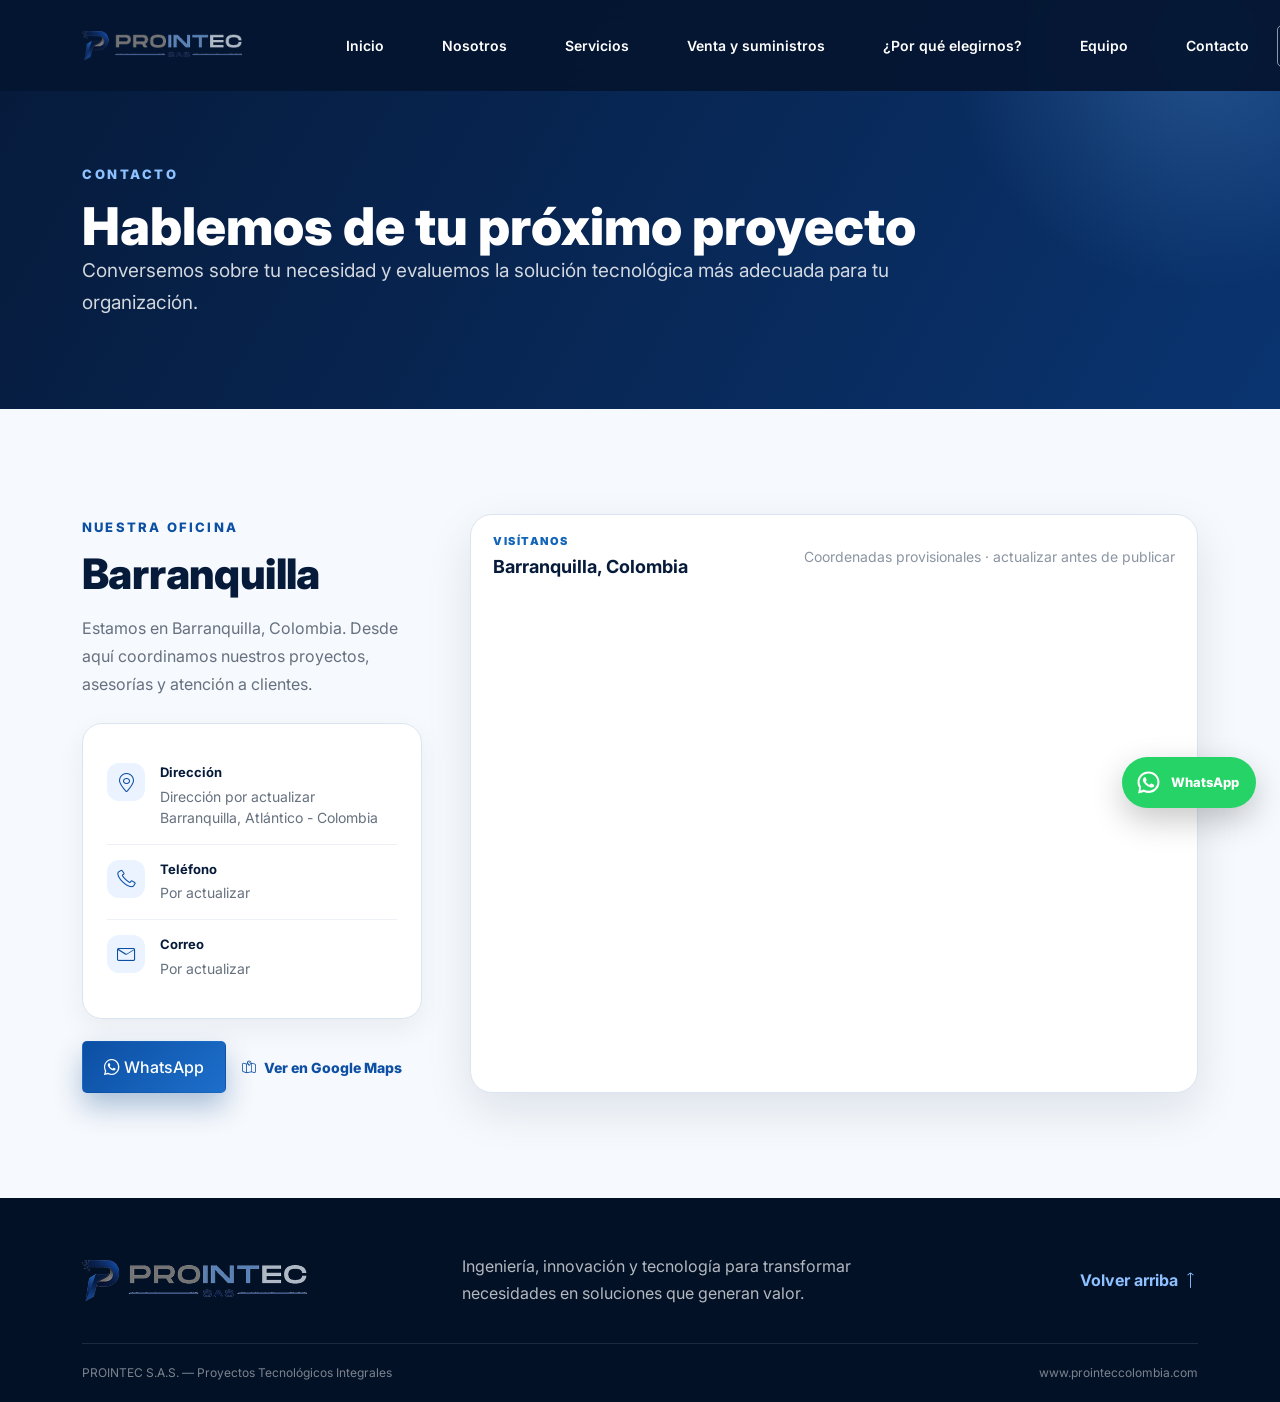
<file: contact.html>
<!DOCTYPE html>

<html lang="es">
<head>
<meta charset="utf-8"/>
<meta content="IE=edge" http-equiv="X-UA-Compatible"/>
<meta content="width=device-width, initial-scale=1.0" name="viewport"/>
<title>Contacto | PROINTEC S.A.S.</title>
<meta content="PROINTEC S.A.S. diseña e implementa soluciones tecnológicas integrales en infraestructura TI, IoT, inteligencia artificial, consultoría, energía solar y detección de incendio." name="description"/>
<link href="assets/images/prointec/favicon-prointec.png" rel="shortcut icon" type="image/png"/>
<link href="assets/css/bootstrap.min.css" rel="stylesheet"/>
<link href="assets/css/animate.css" rel="stylesheet"/>
<link href="assets/css/lineicons.css" rel="stylesheet"/>
<link href="assets/css/ud-styles.css" rel="stylesheet"/>
<link href="assets/css/prointec.css" rel="stylesheet"/>
</head>
<body>
<header class="ud-header prointec-header">
<div class="container">
<div class="row">
<div class="col-lg-12">
<nav class="navbar navbar-expand-lg">
<a class="navbar-brand prointec-brand" href="index.html#inicio">
<img alt="PROINTEC S.A.S." src="assets/images/prointec/logo-prointec-horizontal.png"/>
</a>
<button aria-label="Abrir menú" class="navbar-toggler">
<span class="toggler-icon"></span><span class="toggler-icon"></span><span class="toggler-icon"></span>
</button>
<div class="navbar-collapse">
<ul class="navbar-nav mx-auto" id="nav">
<li class="nav-item"><a class="ud-menu-scroll" href="index.html#inicio">Inicio</a></li>
<li class="nav-item"><a class="ud-menu-scroll" href="index.html#nosotros">Nosotros</a></li>
<li class="nav-item"><a class="ud-menu-scroll" href="index.html#servicios">Servicios</a></li>
<li class="nav-item"><a class="ud-menu-scroll" href="index.html#suministros">Venta y suministros</a></li>
<li class="nav-item"><a class="ud-menu-scroll" href="index.html#diferenciales">¿Por qué elegirnos?</a></li>
<li class="nav-item"><a class="ud-menu-scroll" href="index.html#equipo">Equipo</a></li><li class="nav-item"><a class="ud-menu-scroll" href="#contacto">Contacto</a></li>
</ul>
</div>
<div class="navbar-btn d-none d-sm-inline-block">
<a class="ud-main-btn prointec-btn-outline whatsapp-link" href="https://wa.me/?text=Hola%20PROINTEC%2C%20me%20gustar%C3%ADa%20recibir%20asesor%C3%ADa%20sobre%20sus%20soluciones%20tecnol%C3%B3gicas." rel="noopener" target="_blank">Solicitar asesoría</a>
</div>
</nav>
</div>
</div>
</div>
</header>






<section class="detail-hero"><div class="container"><div class="detail-kicker">CONTACTO</div><h1>Hablemos de tu próximo proyecto</h1><p>Conversemos sobre tu necesidad y evaluemos la solución tecnológica más adecuada para tu organización.</p></div></section><section class="section-pad contact-office-v8" id="contacto">
<div class="container">
<div class="row g-5 align-items-stretch">
<div class="col-lg-4">
<div class="section-label">NUESTRA OFICINA</div>
<h2>Barranquilla</h2>
<p class="contact-office-intro">Estamos en Barranquilla, Colombia. Desde aquí coordinamos nuestros proyectos, asesorías y atención a clientes.</p>
<div class="office-info-card p-interactive-card">
<div class="office-info-row"><i class="lni lni-map-marker"></i><div><strong>Dirección</strong><span>Dirección por actualizar<br/>Barranquilla, Atlántico - Colombia</span></div></div>
<div class="office-info-row"><i class="lni lni-phone"></i><div><strong>Teléfono</strong><span>Por actualizar</span></div></div>
<div class="office-info-row"><i class="lni lni-envelope"></i><div><strong>Correo</strong><span>Por actualizar</span></div></div>
</div>
<div class="contact-office-actions">
<a class="ud-main-btn prointec-btn-primary whatsapp-link" href="https://wa.me/?text=Hola%20PROINTEC%2C%20me%20gustar%C3%ADa%20recibir%20asesor%C3%ADa%20sobre%20sus%20soluciones%20tecnol%C3%B3gicas." rel="noopener" target="_blank"><i class="lni lni-whatsapp"></i> WhatsApp</a>
<a class="map-text-link" href="https://www.google.com/maps/search/?api=1&amp;query=Barranquilla%2C%20Colombia" rel="noopener" target="_blank"><i class="lni lni-map"></i> Ver en Google Maps</a>
</div>
</div>
<div class="col-lg-8">
<div class="map-panel-v8">
<div class="map-panel-title"><div><span>VISÍTANOS</span><strong>Barranquilla, Colombia</strong></div><small>Coordenadas provisionales · actualizar antes de publicar</small></div>
<iframe allowfullscreen="" height="470" loading="lazy" referrerpolicy="no-referrer-when-downgrade" src="https://www.google.com/maps?q=Barranquilla%2C%20Colombia&amp;output=embed" style="border:0" title="Ubicación PROINTEC en Barranquilla" width="100%"></iframe>
</div>
</div>
</div>
</div>
</section>
<footer class="prointec-footer">
<div class="container">
<div class="row align-items-center g-4">
<div class="col-lg-4"><img alt="PROINTEC S.A.S." class="footer-logo" src="assets/images/prointec/logo-prointec-horizontal.png"/></div>
<div class="col-lg-5"><p>Ingeniería, innovación y tecnología para transformar necesidades en soluciones que generan valor.</p></div>
<div class="col-lg-3 text-lg-end"><a class="back-top ud-menu-scroll" href="#inicio">Volver arriba <i class="lni lni-arrow-up"></i></a></div>
</div>
<div class="footer-bottom"><span>PROINTEC S.A.S. — Proyectos Tecnológicos Integrales</span><span>www.prointeccolombia.com</span></div>
</div>
</footer>
<a aria-label="Contactar a PROINTEC por WhatsApp" class="whatsapp-float whatsapp-link" href="https://wa.me/?text=Hola%20PROINTEC%2C%20me%20gustar%C3%ADa%20recibir%20asesor%C3%ADa%20sobre%20sus%20soluciones%20tecnol%C3%B3gicas." rel="noopener" target="_blank">
<svg aria-hidden="true" viewbox="0 0 32 32"><path d="M16 3C8.82 3 3 8.64 3 15.6c0 2.45.73 4.73 1.98 6.66L3.7 29 10.7 27.2A13.3 13.3 0 0 0 16 28.3c7.18 0 13-5.65 13-12.7C29 8.64 23.18 3 16 3Zm0 22.9c-1.8 0-3.5-.48-4.98-1.32l-.36-.2-4.15 1.07.79-4.02-.24-.38a10.17 10.17 0 0 1-1.66-5.57C5.4 9.9 10.14 5.4 16 5.4s10.6 4.5 10.6 10.08S21.86 25.9 16 25.9Zm5.82-7.75c-.32-.15-1.9-.9-2.2-1.02-.3-.1-.52-.15-.74.16-.22.3-.85 1.01-1.04 1.22-.2.2-.39.23-.7.08-.32-.15-1.34-.47-2.55-1.5-.94-.8-1.58-1.79-1.77-2.1-.18-.3-.02-.46.14-.61.14-.14.32-.36.48-.54.16-.18.21-.3.32-.51.1-.2.05-.38-.03-.54-.08-.15-.74-1.72-1.01-2.35-.27-.62-.54-.54-.74-.55h-.63c-.22 0-.58.08-.88.38-.3.3-1.16 1.1-1.16 2.68s1.2 3.1 1.36 3.31c.16.2 2.35 3.47 5.7 4.86.8.33 1.42.52 1.9.67.8.24 1.53.2 2.1.13.65-.09 1.9-.75 2.17-1.47.27-.72.27-1.34.19-1.47-.08-.13-.3-.2-.62-.36Z"></path></svg>
<span>WhatsApp</span>
</a>
<a class="back-to-top ud-menu-scroll" href="#inicio"><i class="lni lni-chevron-up"></i></a>
<script src="assets/js/bootstrap.bundle.min.js"></script>
<script src="assets/js/wow.min.js"></script>
<script src="assets/js/main.js"></script><script src="assets/js/prointec-ui.js"></script>
</body>
</html>
</file>
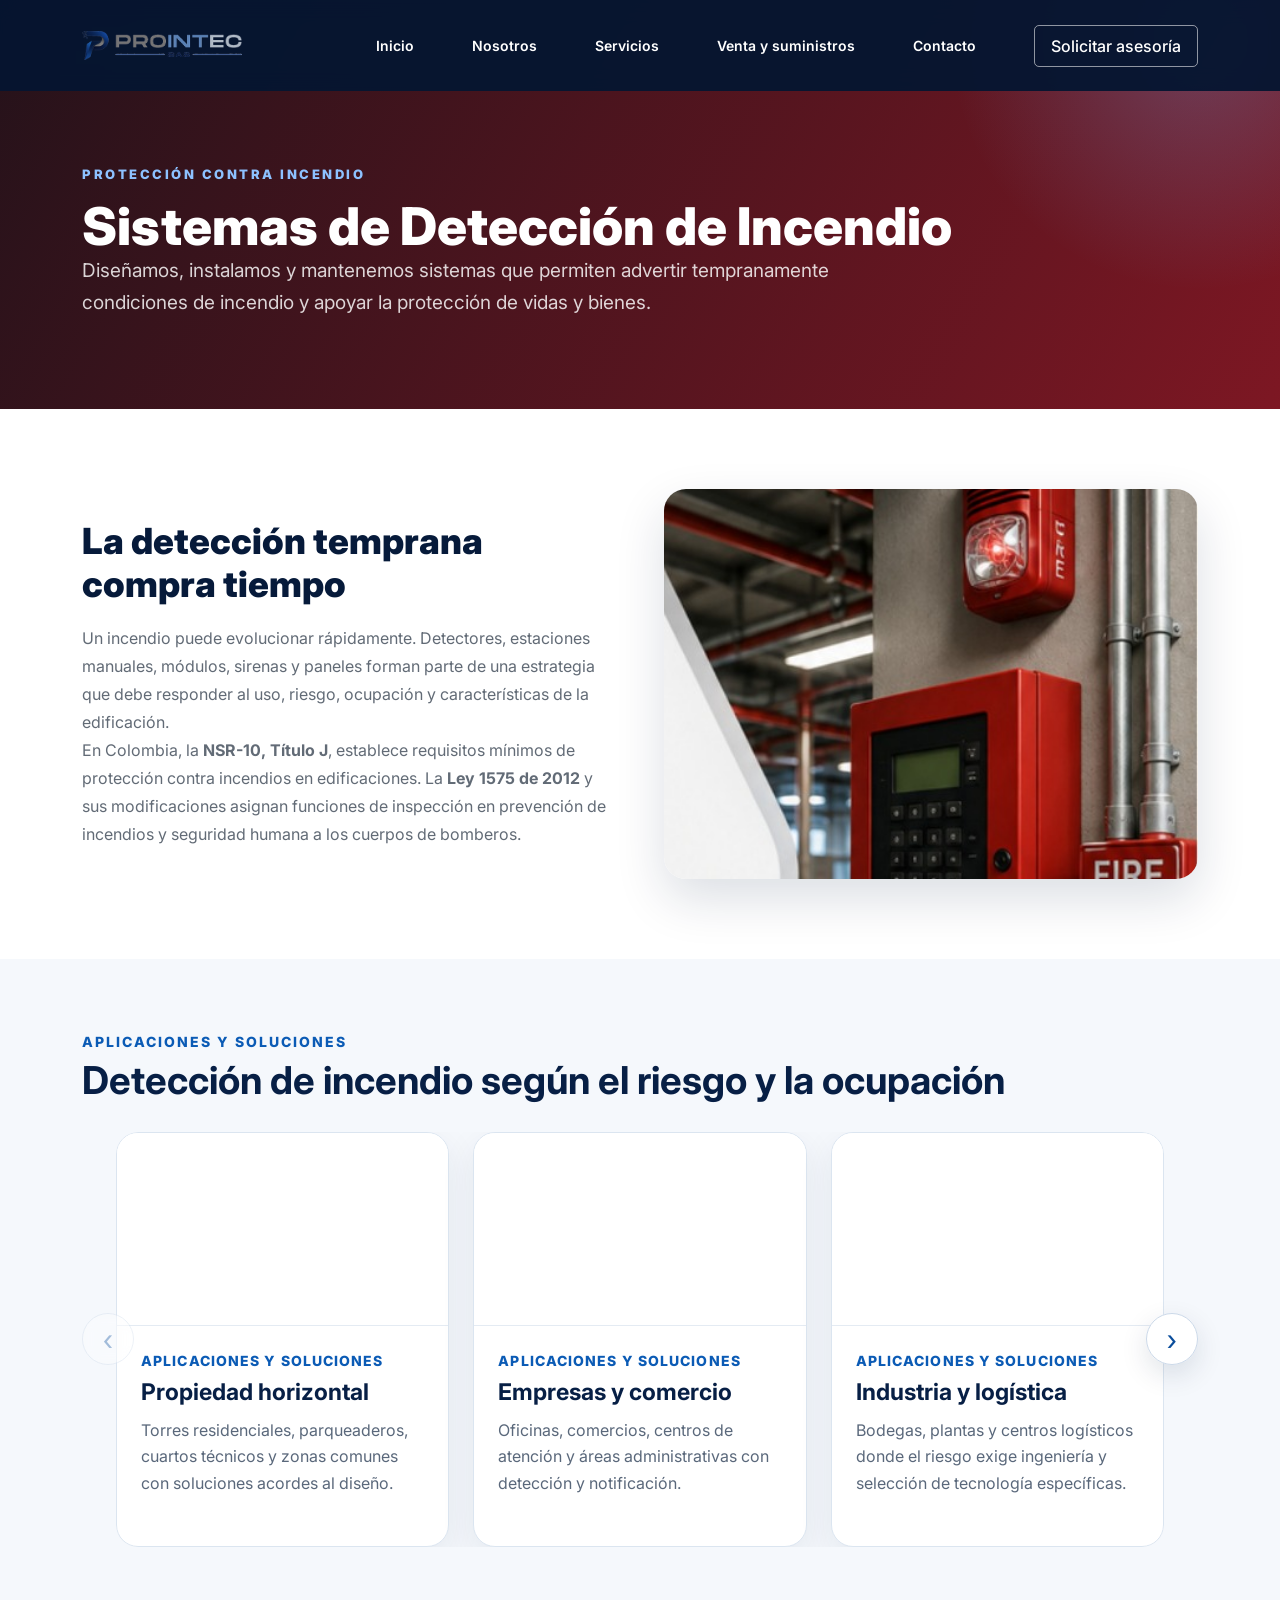
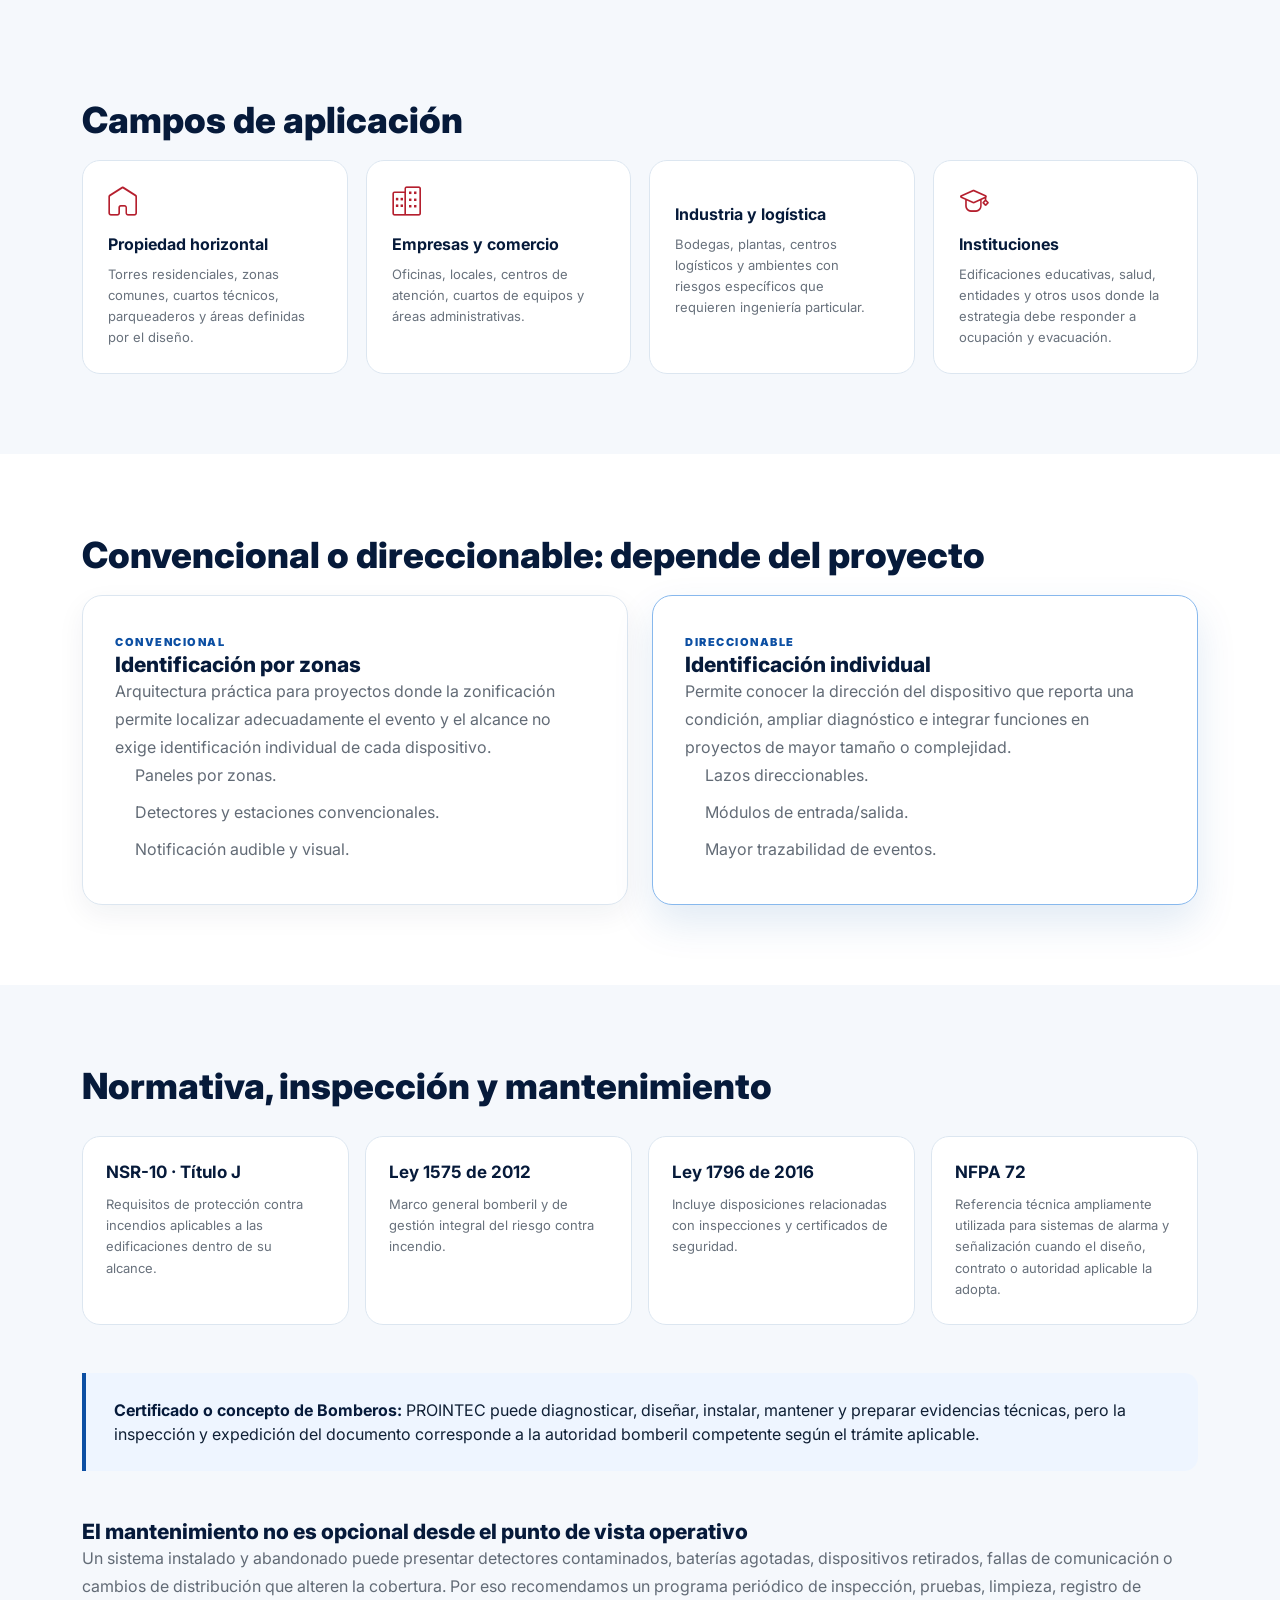
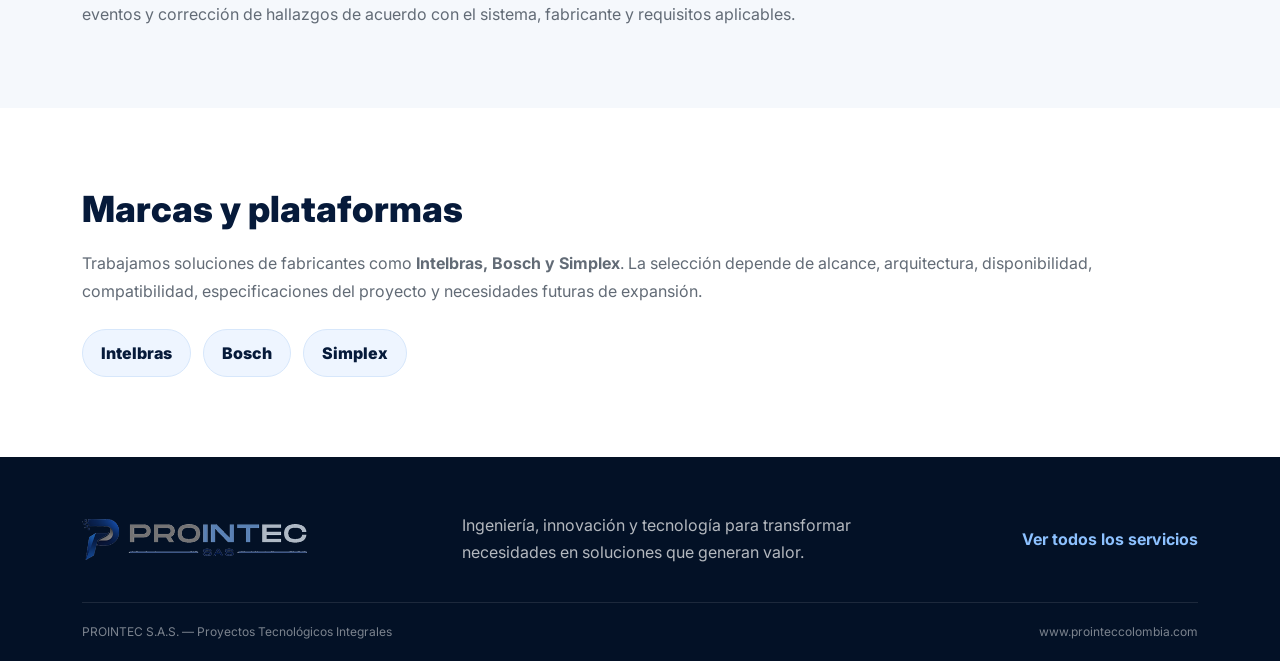
<file: deteccion-incendio.html>
<!DOCTYPE html><html lang="es"><head><meta charset="UTF-8"><meta name="viewport" content="width=device-width, initial-scale=1.0"><title>Sistemas de Detección de Incendio | PROINTEC S.A.S.</title><meta name="description" content="Diseño, instalación y mantenimiento de sistemas convencionales y direccionables."><link rel="shortcut icon" href="assets/images/prointec/favicon-prointec.png" type="image/png"><link rel="stylesheet" href="assets/css/bootstrap.min.css"><link rel="stylesheet" href="assets/css/animate.css"><link rel="stylesheet" href="assets/css/lineicons.css"><link rel="stylesheet" href="assets/css/ud-styles.css"><link rel="stylesheet" href="assets/css/prointec.css"><link rel="stylesheet" href="assets/css/prointec-carousel.css"></head><body><header class="ud-header prointec-header"><div class="container"><div class="row"><div class="col-lg-12"><nav class="navbar navbar-expand-lg"><a class="navbar-brand prointec-brand" href="index.html"><img src="assets/images/prointec/logo-prointec-horizontal.png" alt="PROINTEC S.A.S."></a><button class="navbar-toggler" aria-label="Abrir menú"><span class="toggler-icon"></span><span class="toggler-icon"></span><span class="toggler-icon"></span></button><div class="navbar-collapse"><ul id="nav" class="navbar-nav mx-auto"><li class="nav-item"><a href="index.html#inicio">Inicio</a></li><li class="nav-item"><a href="index.html#nosotros">Nosotros</a></li><li class="nav-item"><a href="index.html#servicios">Servicios</a></li><li class="nav-item"><a href="index.html#suministros">Venta y suministros</a></li><li class="nav-item"><a href="index.html#contacto">Contacto</a></li></ul></div><div class="navbar-btn d-none d-sm-inline-block"><a class="ud-main-btn prointec-btn-outline" href="index.html#contacto">Solicitar asesoría</a></div></nav></div></div></div></header>
<section class="detail-hero fire-hero"><div class="container"><div class="detail-kicker">PROTECCIÓN CONTRA INCENDIO</div><h1>Sistemas de Detección de Incendio</h1><p>Diseñamos, instalamos y mantenemos sistemas que permiten advertir tempranamente condiciones de incendio y apoyar la protección de vidas y bienes.</p></div></section>
<section class="detail-section"><div class="container"><div class="row align-items-center g-5"><div class="col-lg-6"><h2>La detección temprana compra tiempo</h2><p>Un incendio puede evolucionar rápidamente. Detectores, estaciones manuales, módulos, sirenas y paneles forman parte de una estrategia que debe responder al uso, riesgo, ocupación y características de la edificación.</p><p>En Colombia, la <strong>NSR-10, Título J</strong>, establece requisitos mínimos de protección contra incendios en edificaciones. La <strong>Ley 1575 de 2012</strong> y sus modificaciones asignan funciones de inspección en prevención de incendios y seguridad humana a los cuerpos de bomberos.</p></div><div class="col-lg-6"><img class="detail-photo" src="assets/images/prointec/servicio-incendio-clean.jpg" alt="Panel y dispositivos de un sistema de detección de incendio"></div></div></div></section><section class="prointec-carousel-section alt"><div class="container"><div class="prointec-carousel-head"><div><span>APLICACIONES Y SOLUCIONES</span><h2>Detección de incendio según el riesgo y la ocupación</h2></div></div><div data-prointec-carousel class="prointec-carousel-shell"><button class="prointec-carousel-btn prointec-carousel-prev" type="button" data-carousel-prev aria-label="Anterior">‹</button><div class="prointec-carousel-viewport"><div class="prointec-carousel-track"><div class="prointec-carousel-item"><article class="prointec-media-card"><img src="assets/images/prointec/17_incendio_propiedad_horizontal.png" alt="Propiedad horizontal"><div class="prointec-media-copy"><small>APLICACIONES Y SOLUCIONES</small><h3>Propiedad horizontal</h3><p>Torres residenciales, parqueaderos, cuartos técnicos y zonas comunes con soluciones acordes al diseño.</p></div></article></div><div class="prointec-carousel-item"><article class="prointec-media-card"><img src="assets/images/prointec/18_incendio_empresas.png" alt="Empresas y comercio"><div class="prointec-media-copy"><small>APLICACIONES Y SOLUCIONES</small><h3>Empresas y comercio</h3><p>Oficinas, comercios, centros de atención y áreas administrativas con detección y notificación.</p></div></article></div><div class="prointec-carousel-item"><article class="prointec-media-card"><img src="assets/images/prointec/19_incendio_industria.png" alt="Industria y logística"><div class="prointec-media-copy"><small>APLICACIONES Y SOLUCIONES</small><h3>Industria y logística</h3><p>Bodegas, plantas y centros logísticos donde el riesgo exige ingeniería y selección de tecnología específicas.</p></div></article></div><div class="prointec-carousel-item"><article class="prointec-media-card"><img src="assets/images/prointec/20_incendio_mantenimiento.png" alt="Mantenimiento periódico"><div class="prointec-media-copy"><small>APLICACIONES Y SOLUCIONES</small><h3>Mantenimiento periódico</h3><p>Pruebas, limpieza, baterías, comunicación, dispositivos, registros y corrección de hallazgos para mantener disponibilidad.</p></div></article></div></div></div><button class="prointec-carousel-btn prointec-carousel-next" type="button" data-carousel-next aria-label="Siguiente">›</button></div></div></section>
<section class="detail-section alt"><div class="container"><h2>Campos de aplicación</h2><div class="application-grid fire-apps"><div><i class="lni lni-home"></i><strong>Propiedad horizontal</strong><span>Torres residenciales, zonas comunes, cuartos técnicos, parqueaderos y áreas definidas por el diseño.</span></div><div><i class="lni lni-apartment"></i><strong>Empresas y comercio</strong><span>Oficinas, locales, centros de atención, cuartos de equipos y áreas administrativas.</span></div><div><i class="lni lni-factory"></i><strong>Industria y logística</strong><span>Bodegas, plantas, centros logísticos y ambientes con riesgos específicos que requieren ingeniería particular.</span></div><div><i class="lni lni-graduation"></i><strong>Instituciones</strong><span>Edificaciones educativas, salud, entidades y otros usos donde la estrategia debe responder a ocupación y evacuación.</span></div></div></div></section>
<section class="detail-section"><div class="container"><h2>Convencional o direccionable: depende del proyecto</h2><div class="row g-4"><div class="col-lg-6"><div class="system-compare"><span>CONVENCIONAL</span><h3>Identificación por zonas</h3><p>Arquitectura práctica para proyectos donde la zonificación permite localizar adecuadamente el evento y el alcance no exige identificación individual de cada dispositivo.</p><ul class="detail-list"><li>Paneles por zonas.</li><li>Detectores y estaciones convencionales.</li><li>Notificación audible y visual.</li></ul></div></div><div class="col-lg-6"><div class="system-compare featured"><span>DIRECCIONABLE</span><h3>Identificación individual</h3><p>Permite conocer la dirección del dispositivo que reporta una condición, ampliar diagnóstico e integrar funciones en proyectos de mayor tamaño o complejidad.</p><ul class="detail-list"><li>Lazos direccionables.</li><li>Módulos de entrada/salida.</li><li>Mayor trazabilidad de eventos.</li></ul></div></div></div></div></section>
<section class="detail-section alt"><div class="container"><h2>Normativa, inspección y mantenimiento</h2><div class="norm-grid"><div><strong>NSR-10 · Título J</strong><span>Requisitos de protección contra incendios aplicables a las edificaciones dentro de su alcance.</span></div><div><strong>Ley 1575 de 2012</strong><span>Marco general bomberil y de gestión integral del riesgo contra incendio.</span></div><div><strong>Ley 1796 de 2016</strong><span>Incluye disposiciones relacionadas con inspecciones y certificados de seguridad.</span></div><div><strong>NFPA 72</strong><span>Referencia técnica ampliamente utilizada para sistemas de alarma y señalización cuando el diseño, contrato o autoridad aplicable la adopta.</span></div></div><div class="detail-alert mt-5"><strong>Certificado o concepto de Bomberos:</strong> PROINTEC puede diagnosticar, diseñar, instalar, mantener y preparar evidencias técnicas, pero la inspección y expedición del documento corresponde a la autoridad bomberil competente según el trámite aplicable.</div><h3 class="mt-5">El mantenimiento no es opcional desde el punto de vista operativo</h3><p>Un sistema instalado y abandonado puede presentar detectores contaminados, baterías agotadas, dispositivos retirados, fallas de comunicación o cambios de distribución que alteren la cobertura. Por eso recomendamos un programa periódico de inspección, pruebas, limpieza, registro de eventos y corrección de hallazgos de acuerdo con el sistema, fabricante y requisitos aplicables.</p></div></section>
<section class="detail-section"><div class="container"><h2>Marcas y plataformas</h2><p>Trabajamos soluciones de fabricantes como <strong>Intelbras, Bosch y Simplex</strong>. La selección depende de alcance, arquitectura, disponibilidad, compatibilidad, especificaciones del proyecto y necesidades futuras de expansión.</p><div class="brand-pills"><span>Intelbras</span><span>Bosch</span><span>Simplex</span></div></div></section>
<footer class="prointec-footer"><div class="container"><div class="row align-items-center g-4"><div class="col-lg-4"><img class="footer-logo" src="assets/images/prointec/logo-prointec-horizontal.png" alt="PROINTEC S.A.S."></div><div class="col-lg-5"><p>Ingeniería, innovación y tecnología para transformar necesidades en soluciones que generan valor.</p></div><div class="col-lg-3 text-lg-end"><a href="index.html#servicios" class="back-top">Ver todos los servicios</a></div></div><div class="footer-bottom"><span>PROINTEC S.A.S. — Proyectos Tecnológicos Integrales</span><span>www.prointeccolombia.com</span></div></div></footer><script src="assets/js/bootstrap.bundle.min.js"></script><script src="assets/js/wow.min.js"></script><script src="assets/js/main.js"></script><script src="assets/js/prointec-carousel.js"></script><script src="assets/js/prointec-ui.js"></script></body></html>
</file>
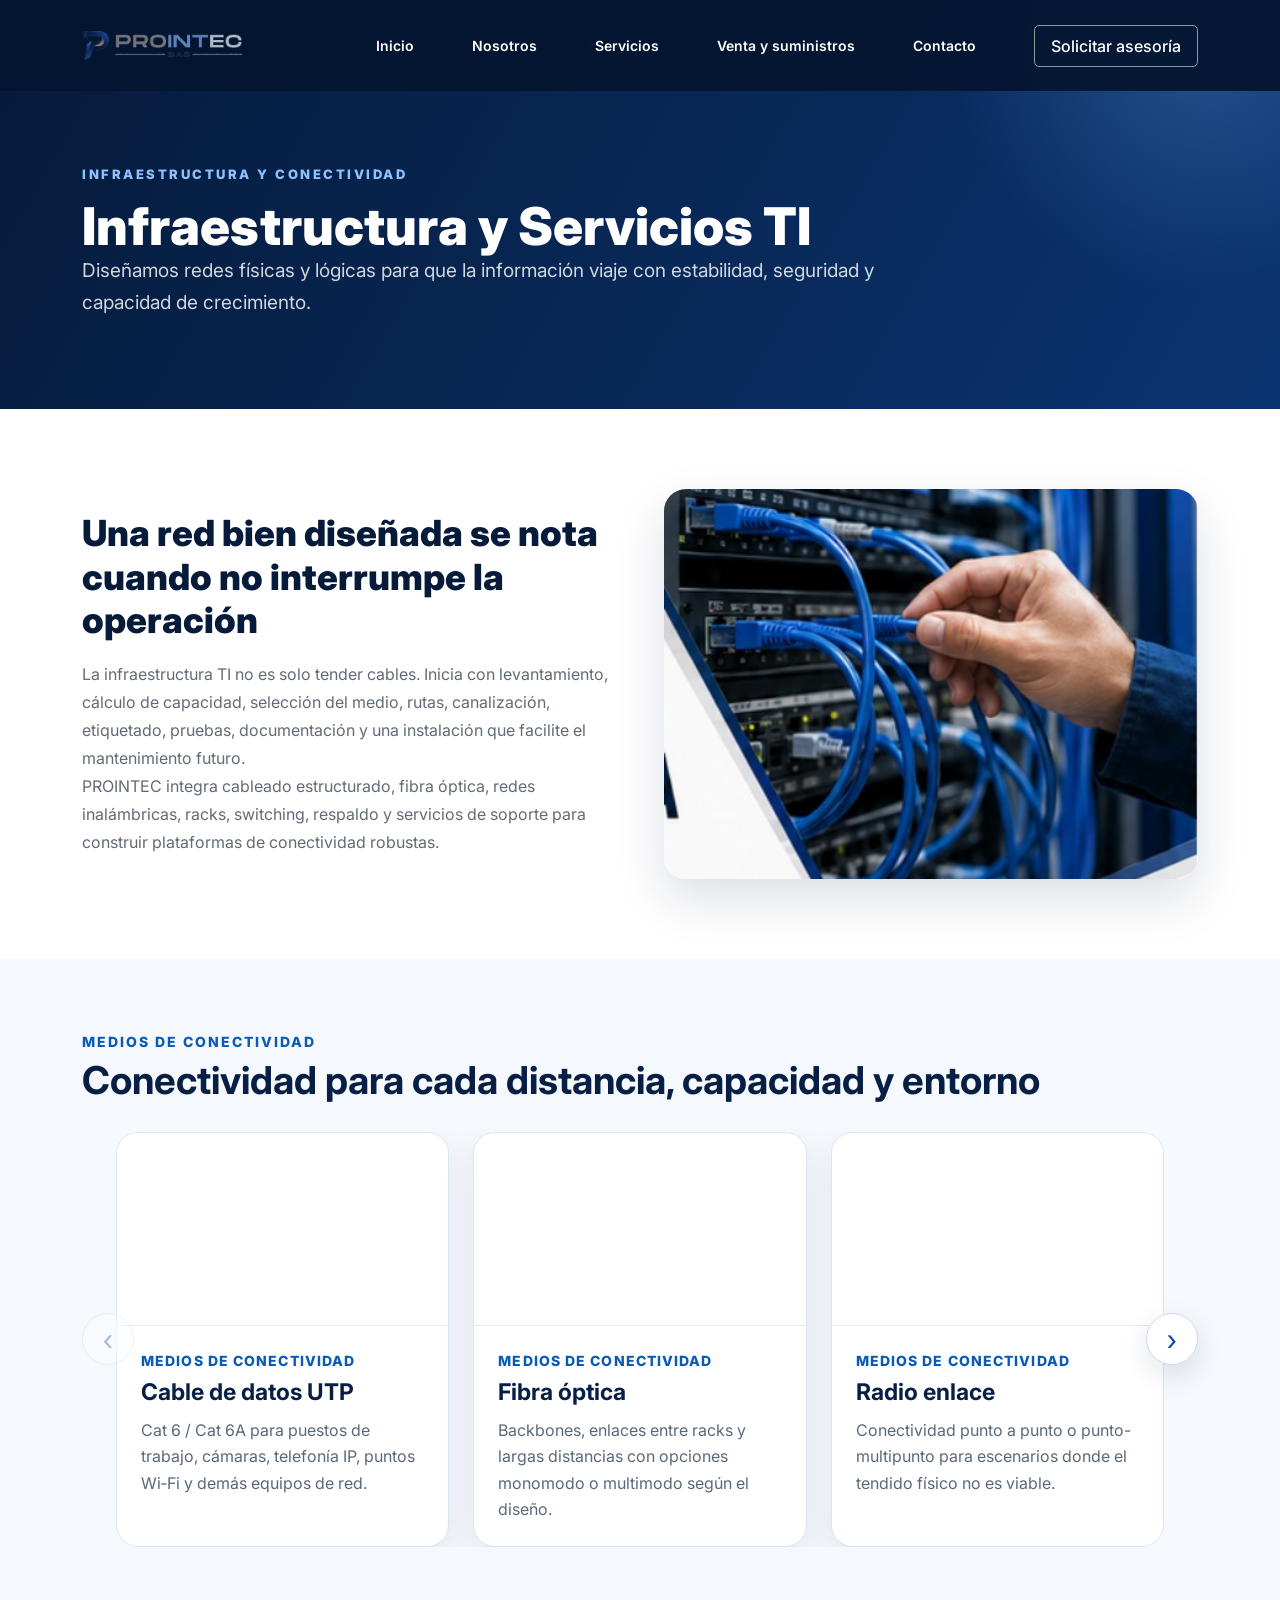
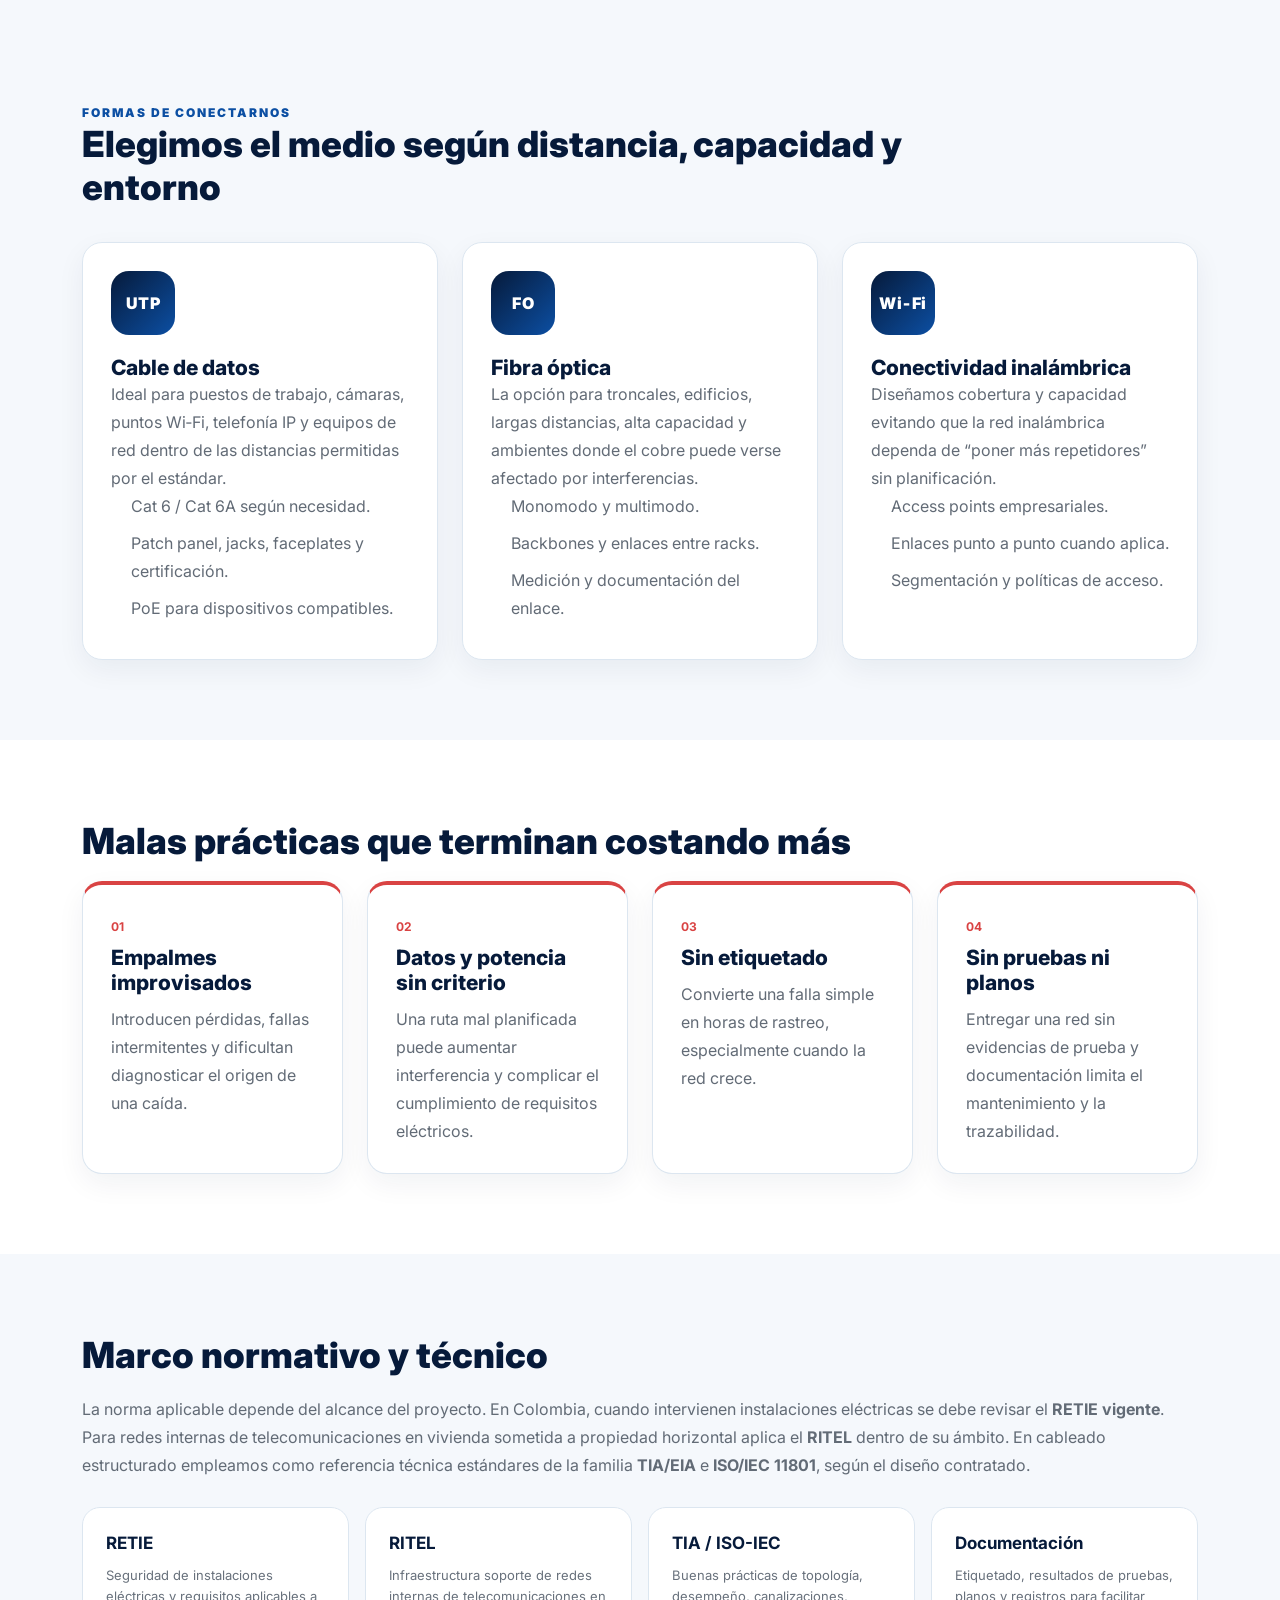
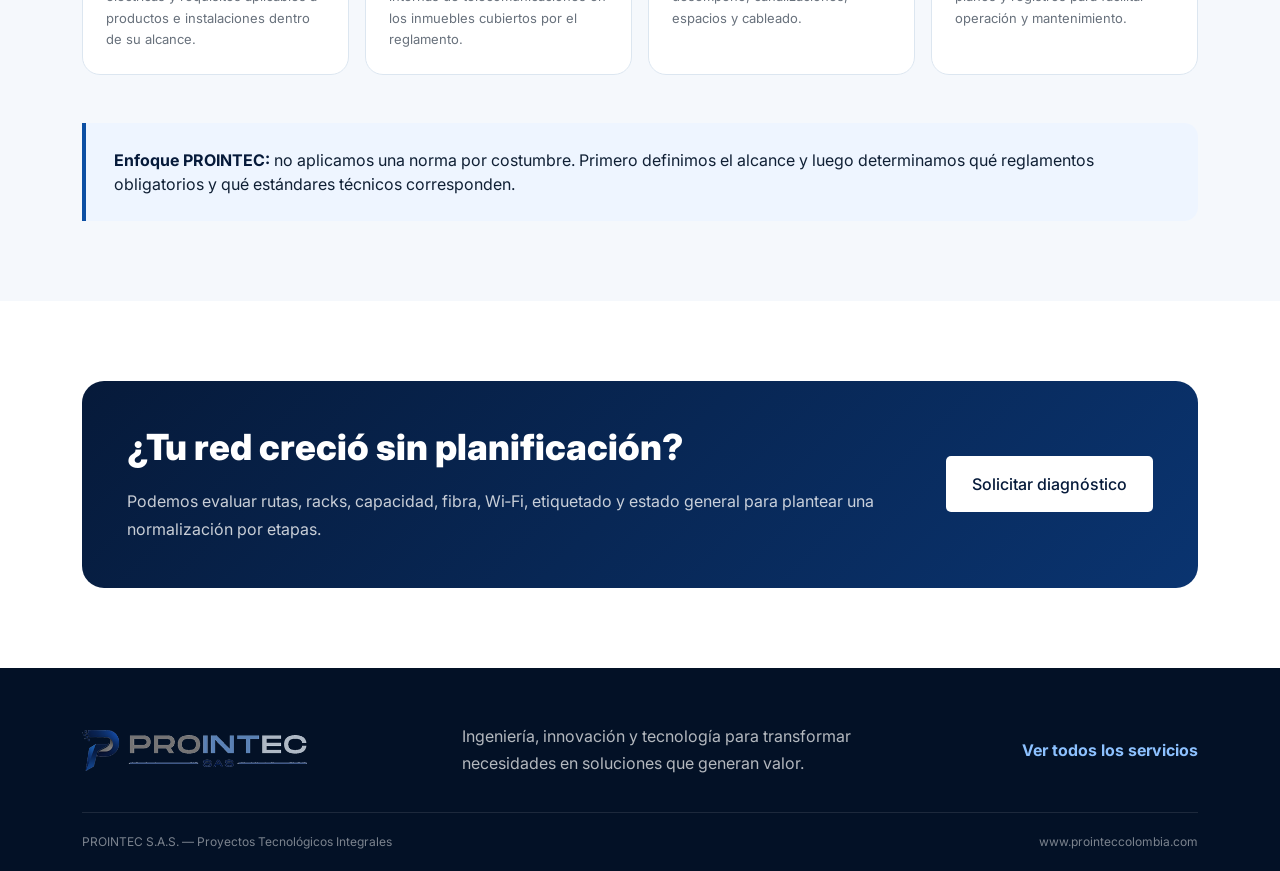
<file: infraestructura-ti.html>
<!DOCTYPE html><html lang="es"><head><meta charset="UTF-8"><meta name="viewport" content="width=device-width, initial-scale=1.0"><title>Infraestructura y Servicios TI | PROINTEC S.A.S.</title><meta name="description" content="Diseño e implementación de redes, cableado, fibra y conectividad inalámbrica."><link rel="shortcut icon" href="assets/images/prointec/favicon-prointec.png" type="image/png"><link rel="stylesheet" href="assets/css/bootstrap.min.css"><link rel="stylesheet" href="assets/css/animate.css"><link rel="stylesheet" href="assets/css/lineicons.css"><link rel="stylesheet" href="assets/css/ud-styles.css"><link rel="stylesheet" href="assets/css/prointec.css"><link rel="stylesheet" href="assets/css/prointec-carousel.css"></head><body><header class="ud-header prointec-header"><div class="container"><div class="row"><div class="col-lg-12"><nav class="navbar navbar-expand-lg"><a class="navbar-brand prointec-brand" href="index.html"><img src="assets/images/prointec/logo-prointec-horizontal.png" alt="PROINTEC S.A.S."></a><button class="navbar-toggler" aria-label="Abrir menú"><span class="toggler-icon"></span><span class="toggler-icon"></span><span class="toggler-icon"></span></button><div class="navbar-collapse"><ul id="nav" class="navbar-nav mx-auto"><li class="nav-item"><a href="index.html#inicio">Inicio</a></li><li class="nav-item"><a href="index.html#nosotros">Nosotros</a></li><li class="nav-item"><a href="index.html#servicios">Servicios</a></li><li class="nav-item"><a href="index.html#suministros">Venta y suministros</a></li><li class="nav-item"><a href="index.html#contacto">Contacto</a></li></ul></div><div class="navbar-btn d-none d-sm-inline-block"><a class="ud-main-btn prointec-btn-outline" href="index.html#contacto">Solicitar asesoría</a></div></nav></div></div></div></header>
<section class="detail-hero"><div class="container"><div class="detail-kicker">INFRAESTRUCTURA Y CONECTIVIDAD</div><h1>Infraestructura y Servicios TI</h1><p>Diseñamos redes físicas y lógicas para que la información viaje con estabilidad, seguridad y capacidad de crecimiento.</p></div></section>
<section class="detail-section"><div class="container"><div class="row align-items-center g-5"><div class="col-lg-6"><h2>Una red bien diseñada se nota cuando no interrumpe la operación</h2><p>La infraestructura TI no es solo tender cables. Inicia con levantamiento, cálculo de capacidad, selección del medio, rutas, canalización, etiquetado, pruebas, documentación y una instalación que facilite el mantenimiento futuro.</p><p>PROINTEC integra cableado estructurado, fibra óptica, redes inalámbricas, racks, switching, respaldo y servicios de soporte para construir plataformas de conectividad robustas.</p></div><div class="col-lg-6"><img class="detail-photo" src="assets/images/prointec/servicio-ti-clean.jpg" alt="Técnico trabajando sobre infraestructura de red"></div></div></div></section><section class="prointec-carousel-section alt"><div class="container"><div class="prointec-carousel-head"><div><span>MEDIOS DE CONECTIVIDAD</span><h2>Conectividad para cada distancia, capacidad y entorno</h2></div></div><div data-prointec-carousel class="prointec-carousel-shell"><button class="prointec-carousel-btn prointec-carousel-prev" type="button" data-carousel-prev aria-label="Anterior">‹</button><div class="prointec-carousel-viewport"><div class="prointec-carousel-track"><div class="prointec-carousel-item"><article class="prointec-media-card"><img src="assets/images/prointec/01_utp.png" alt="Cable de datos UTP"><div class="prointec-media-copy"><small>MEDIOS DE CONECTIVIDAD</small><h3>Cable de datos UTP</h3><p>Cat 6 / Cat 6A para puestos de trabajo, cámaras, telefonía IP, puntos Wi‑Fi y demás equipos de red.</p></div></article></div><div class="prointec-carousel-item"><article class="prointec-media-card"><img src="assets/images/prointec/02_fibra.png" alt="Fibra óptica"><div class="prointec-media-copy"><small>MEDIOS DE CONECTIVIDAD</small><h3>Fibra óptica</h3><p>Backbones, enlaces entre racks y largas distancias con opciones monomodo o multimodo según el diseño.</p></div></article></div><div class="prointec-carousel-item"><article class="prointec-media-card"><img src="assets/images/prointec/03_radioenlace.png" alt="Radio enlace"><div class="prointec-media-copy"><small>MEDIOS DE CONECTIVIDAD</small><h3>Radio enlace</h3><p>Conectividad punto a punto o punto-multipunto para escenarios donde el tendido físico no es viable.</p></div></article></div><div class="prointec-carousel-item"><article class="prointec-media-card"><img src="assets/images/prointec/04_accesspoint.png" alt="Puntos de acceso"><div class="prointec-media-copy"><small>MEDIOS DE CONECTIVIDAD</small><h3>Puntos de acceso</h3><p>Cobertura Wi‑Fi empresarial diseñada por capacidad, densidad de usuarios, seguridad y características del entorno.</p></div></article></div></div></div><button class="prointec-carousel-btn prointec-carousel-next" type="button" data-carousel-next aria-label="Siguiente">›</button></div></div></section>
<section class="detail-section alt"><div class="container"><div class="section-heading-detail"><span>FORMAS DE CONECTARNOS</span><h2>Elegimos el medio según distancia, capacidad y entorno</h2></div><div class="row g-4"><div class="col-lg-4"><div class="visual-card"><div class="visual-icon">UTP</div><h3>Cable de datos</h3><p>Ideal para puestos de trabajo, cámaras, puntos Wi‑Fi, telefonía IP y equipos de red dentro de las distancias permitidas por el estándar.</p><ul class="detail-list"><li>Cat 6 / Cat 6A según necesidad.</li><li>Patch panel, jacks, faceplates y certificación.</li><li>PoE para dispositivos compatibles.</li></ul></div></div><div class="col-lg-4"><div class="visual-card"><div class="visual-icon">FO</div><h3>Fibra óptica</h3><p>La opción para troncales, edificios, largas distancias, alta capacidad y ambientes donde el cobre puede verse afectado por interferencias.</p><ul class="detail-list"><li>Monomodo y multimodo.</li><li>Backbones y enlaces entre racks.</li><li>Medición y documentación del enlace.</li></ul></div></div><div class="col-lg-4"><div class="visual-card"><div class="visual-icon">Wi‑Fi</div><h3>Conectividad inalámbrica</h3><p>Diseñamos cobertura y capacidad evitando que la red inalámbrica dependa de “poner más repetidores” sin planificación.</p><ul class="detail-list"><li>Access points empresariales.</li><li>Enlaces punto a punto cuando aplica.</li><li>Segmentación y políticas de acceso.</li></ul></div></div></div></div></section>
<section class="detail-section"><div class="container"><h2>Malas prácticas que terminan costando más</h2><div class="row g-4"><div class="col-md-6 col-lg-3"><div class="risk-card"><b>01</b><h3>Empalmes improvisados</h3><p>Introducen pérdidas, fallas intermitentes y dificultan diagnosticar el origen de una caída.</p></div></div><div class="col-md-6 col-lg-3"><div class="risk-card"><b>02</b><h3>Datos y potencia sin criterio</h3><p>Una ruta mal planificada puede aumentar interferencia y complicar el cumplimiento de requisitos eléctricos.</p></div></div><div class="col-md-6 col-lg-3"><div class="risk-card"><b>03</b><h3>Sin etiquetado</h3><p>Convierte una falla simple en horas de rastreo, especialmente cuando la red crece.</p></div></div><div class="col-md-6 col-lg-3"><div class="risk-card"><b>04</b><h3>Sin pruebas ni planos</h3><p>Entregar una red sin evidencias de prueba y documentación limita el mantenimiento y la trazabilidad.</p></div></div></div></div></section>
<section class="detail-section alt"><div class="container"><h2>Marco normativo y técnico</h2><p>La norma aplicable depende del alcance del proyecto. En Colombia, cuando intervienen instalaciones eléctricas se debe revisar el <strong>RETIE vigente</strong>. Para redes internas de telecomunicaciones en vivienda sometida a propiedad horizontal aplica el <strong>RITEL</strong> dentro de su ámbito. En cableado estructurado empleamos como referencia técnica estándares de la familia <strong>TIA/EIA</strong> e <strong>ISO/IEC 11801</strong>, según el diseño contratado.</p><div class="norm-grid"><div><strong>RETIE</strong><span>Seguridad de instalaciones eléctricas y requisitos aplicables a productos e instalaciones dentro de su alcance.</span></div><div><strong>RITEL</strong><span>Infraestructura soporte de redes internas de telecomunicaciones en los inmuebles cubiertos por el reglamento.</span></div><div><strong>TIA / ISO-IEC</strong><span>Buenas prácticas de topología, desempeño, canalizaciones, espacios y cableado.</span></div><div><strong>Documentación</strong><span>Etiquetado, resultados de pruebas, planos y registros para facilitar operación y mantenimiento.</span></div></div><div class="detail-alert mt-5"><strong>Enfoque PROINTEC:</strong> no aplicamos una norma por costumbre. Primero definimos el alcance y luego determinamos qué reglamentos obligatorios y qué estándares técnicos corresponden.</div></div></section>
<section class="detail-section"><div class="container"><div class="detail-cta"><div><h2>¿Tu red creció sin planificación?</h2><p>Podemos evaluar rutas, racks, capacidad, fibra, Wi‑Fi, etiquetado y estado general para plantear una normalización por etapas.</p></div><a href="index.html#contacto" class="ud-main-btn prointec-btn-light">Solicitar diagnóstico</a></div></div></section>
<footer class="prointec-footer"><div class="container"><div class="row align-items-center g-4"><div class="col-lg-4"><img class="footer-logo" src="assets/images/prointec/logo-prointec-horizontal.png" alt="PROINTEC S.A.S."></div><div class="col-lg-5"><p>Ingeniería, innovación y tecnología para transformar necesidades en soluciones que generan valor.</p></div><div class="col-lg-3 text-lg-end"><a href="index.html#servicios" class="back-top">Ver todos los servicios</a></div></div><div class="footer-bottom"><span>PROINTEC S.A.S. — Proyectos Tecnológicos Integrales</span><span>www.prointeccolombia.com</span></div></div></footer><script src="assets/js/bootstrap.bundle.min.js"></script><script src="assets/js/wow.min.js"></script><script src="assets/js/main.js"></script><script src="assets/js/prointec-carousel.js"></script><script src="assets/js/prointec-ui.js"></script></body></html>
</file>
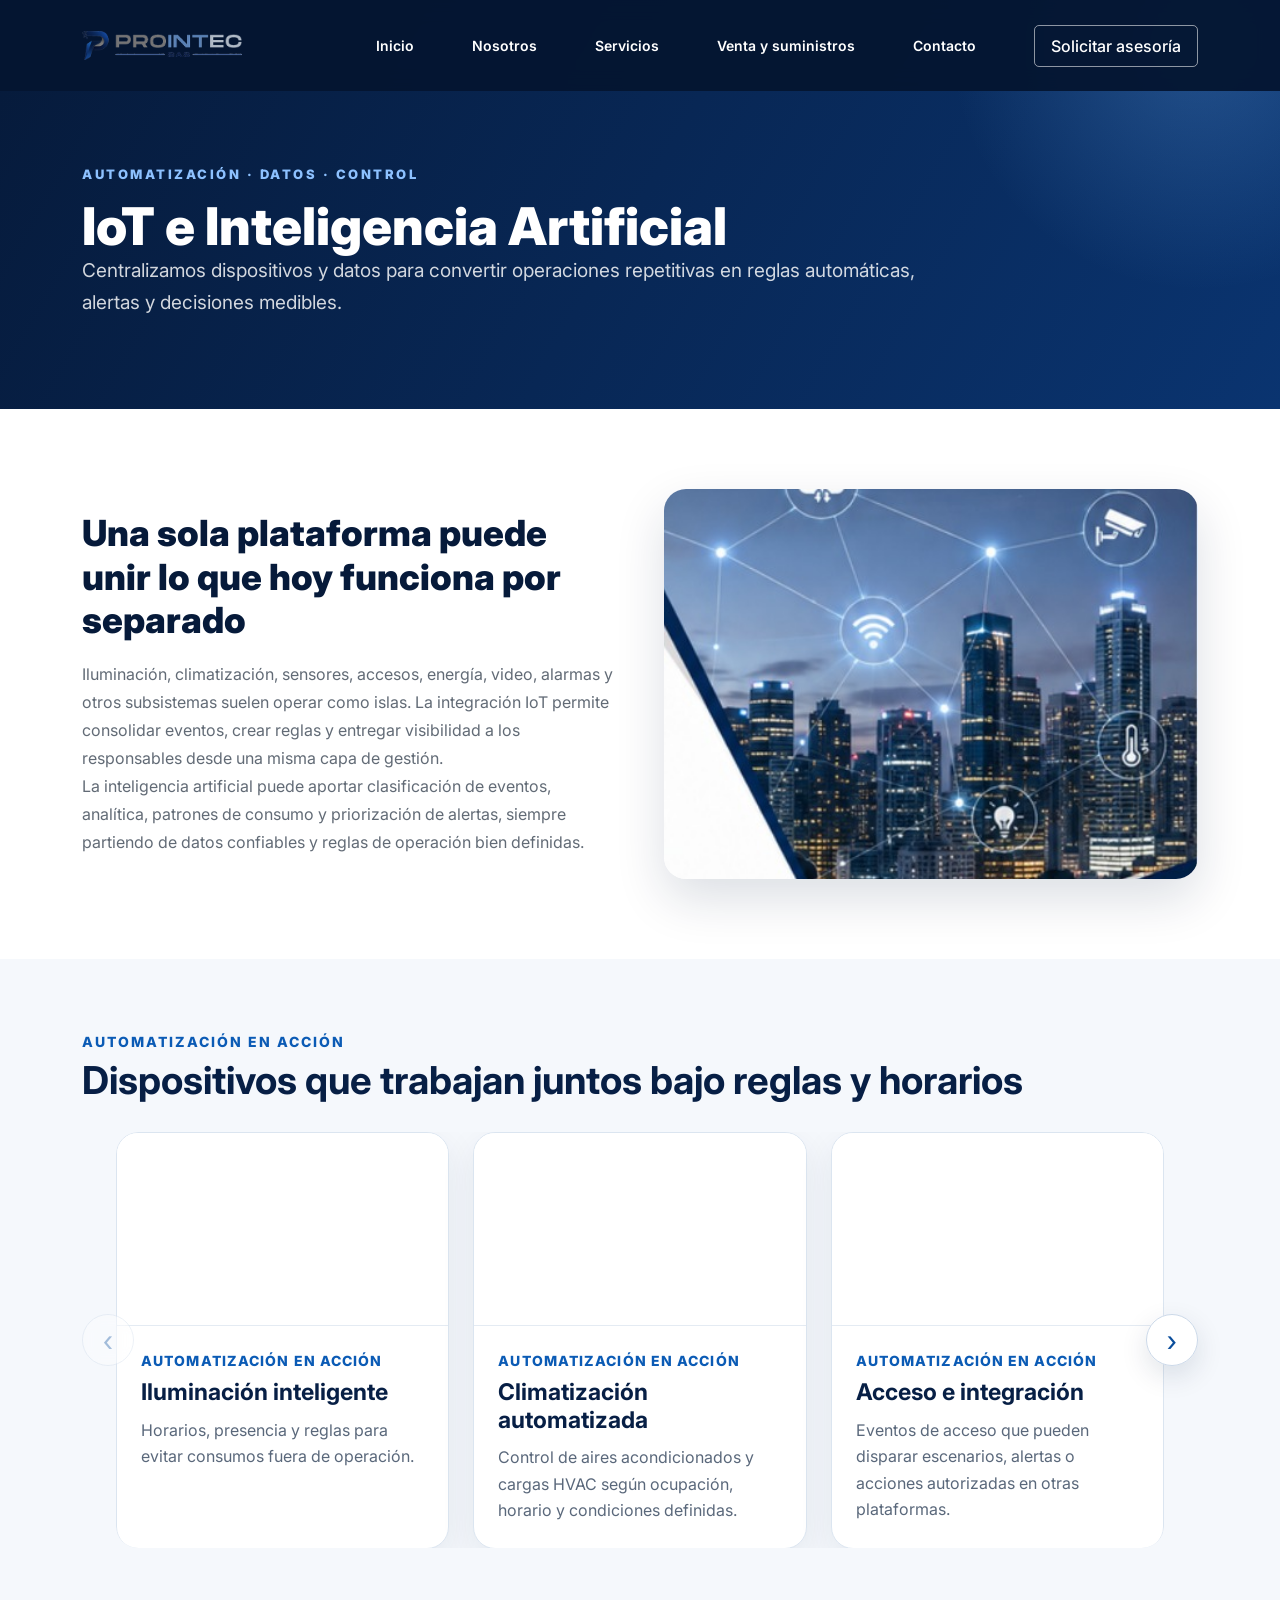
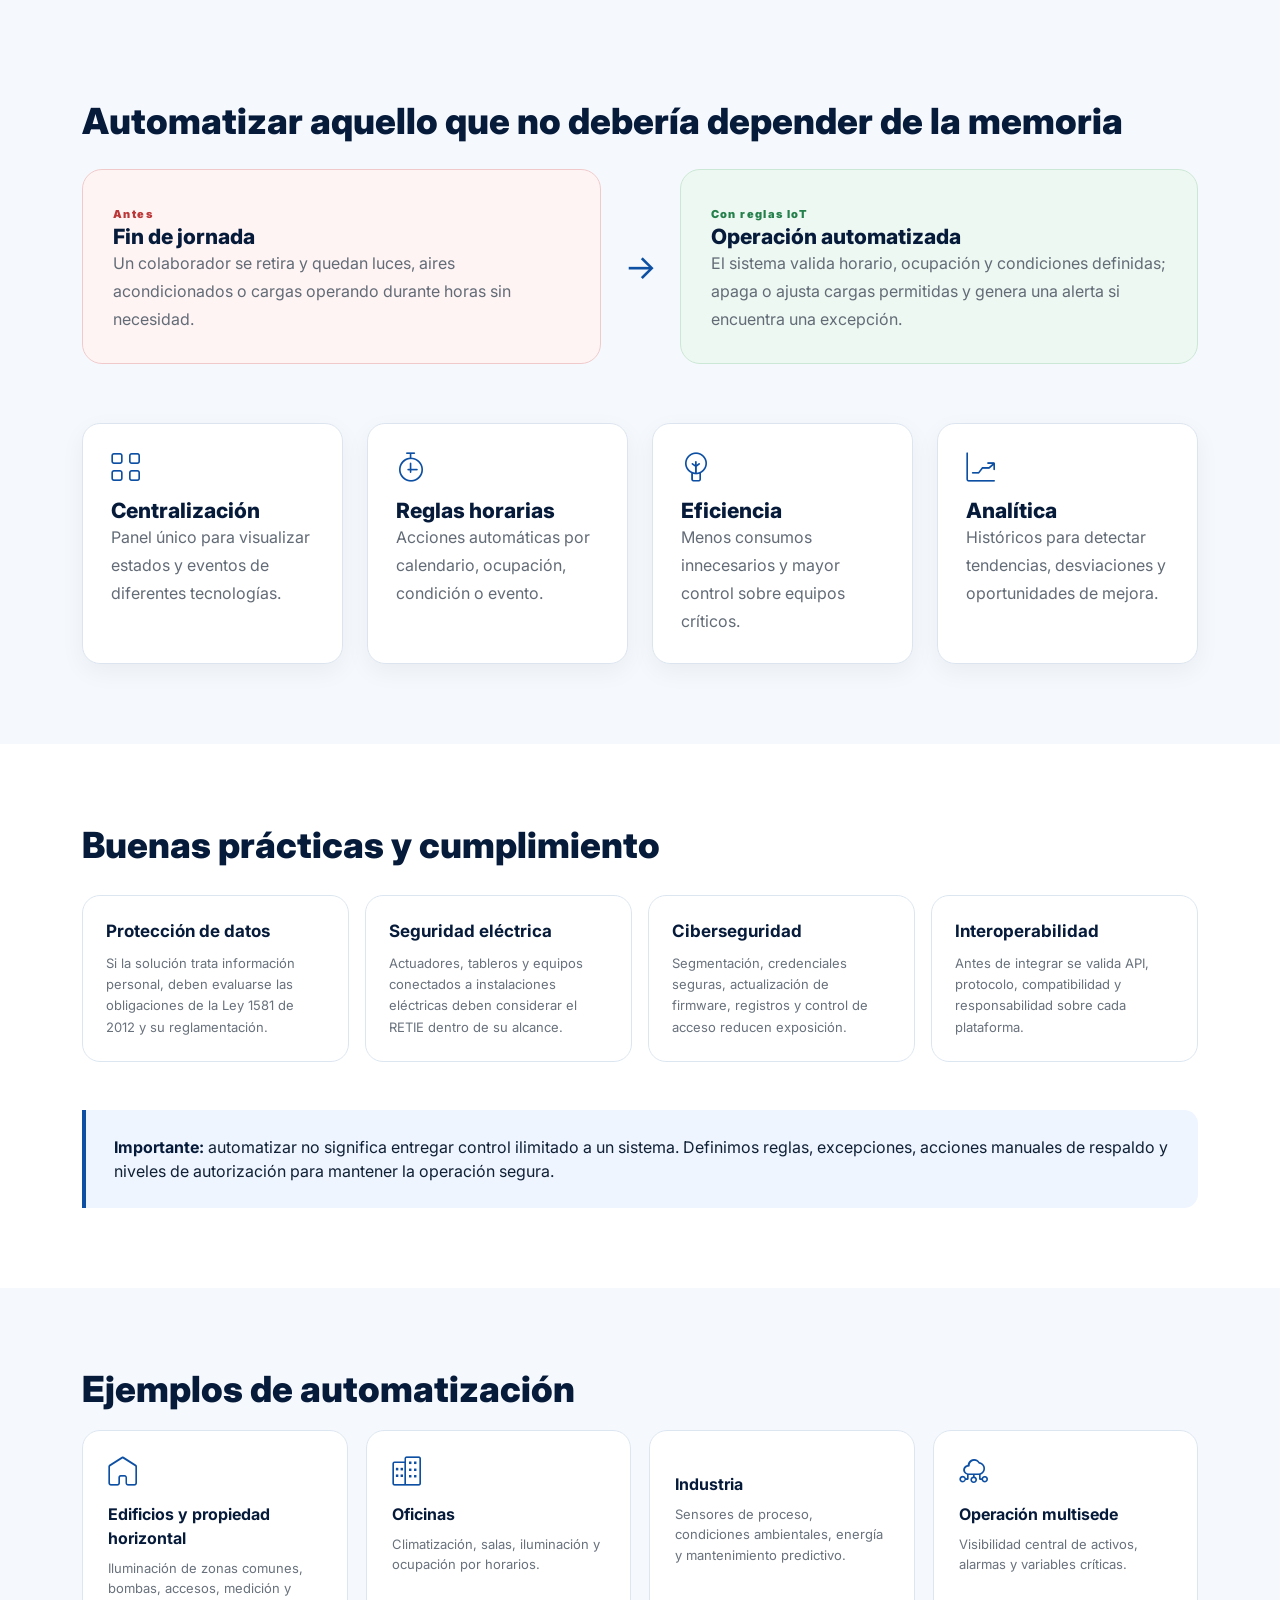
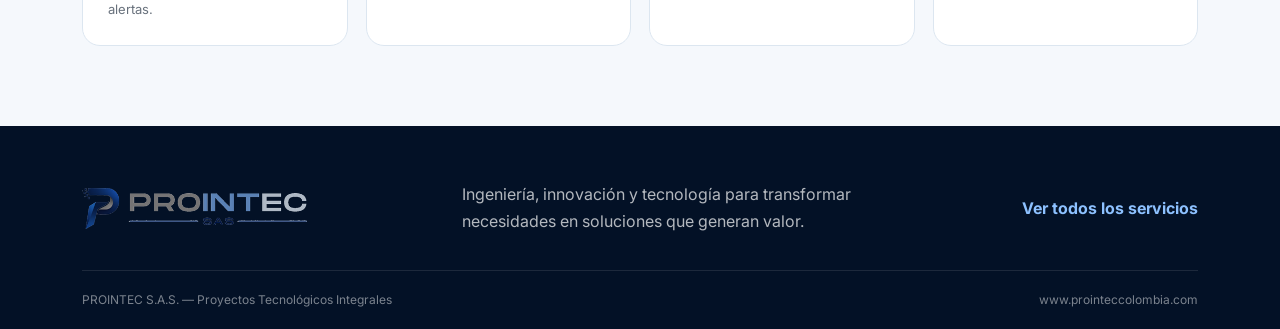
<file: iot-ia.html>
<!DOCTYPE html><html lang="es"><head><meta charset="UTF-8"><meta name="viewport" content="width=device-width, initial-scale=1.0"><title>IoT e Inteligencia Artificial | PROINTEC S.A.S.</title><meta name="description" content="Automatización y centralización de dispositivos para mejorar eficiencia y control."><link rel="shortcut icon" href="assets/images/prointec/favicon-prointec.png" type="image/png"><link rel="stylesheet" href="assets/css/bootstrap.min.css"><link rel="stylesheet" href="assets/css/animate.css"><link rel="stylesheet" href="assets/css/lineicons.css"><link rel="stylesheet" href="assets/css/ud-styles.css"><link rel="stylesheet" href="assets/css/prointec.css"><link rel="stylesheet" href="assets/css/prointec-carousel.css"></head><body><header class="ud-header prointec-header"><div class="container"><div class="row"><div class="col-lg-12"><nav class="navbar navbar-expand-lg"><a class="navbar-brand prointec-brand" href="index.html"><img src="assets/images/prointec/logo-prointec-horizontal.png" alt="PROINTEC S.A.S."></a><button class="navbar-toggler" aria-label="Abrir menú"><span class="toggler-icon"></span><span class="toggler-icon"></span><span class="toggler-icon"></span></button><div class="navbar-collapse"><ul id="nav" class="navbar-nav mx-auto"><li class="nav-item"><a href="index.html#inicio">Inicio</a></li><li class="nav-item"><a href="index.html#nosotros">Nosotros</a></li><li class="nav-item"><a href="index.html#servicios">Servicios</a></li><li class="nav-item"><a href="index.html#suministros">Venta y suministros</a></li><li class="nav-item"><a href="index.html#contacto">Contacto</a></li></ul></div><div class="navbar-btn d-none d-sm-inline-block"><a class="ud-main-btn prointec-btn-outline" href="index.html#contacto">Solicitar asesoría</a></div></nav></div></div></div></header>
<section class="detail-hero"><div class="container"><div class="detail-kicker">AUTOMATIZACIÓN · DATOS · CONTROL</div><h1>IoT e Inteligencia Artificial</h1><p>Centralizamos dispositivos y datos para convertir operaciones repetitivas en reglas automáticas, alertas y decisiones medibles.</p></div></section>
<section class="detail-section"><div class="container"><div class="row align-items-center g-5"><div class="col-lg-6"><h2>Una sola plataforma puede unir lo que hoy funciona por separado</h2><p>Iluminación, climatización, sensores, accesos, energía, video, alarmas y otros subsistemas suelen operar como islas. La integración IoT permite consolidar eventos, crear reglas y entregar visibilidad a los responsables desde una misma capa de gestión.</p><p>La inteligencia artificial puede aportar clasificación de eventos, analítica, patrones de consumo y priorización de alertas, siempre partiendo de datos confiables y reglas de operación bien definidas.</p></div><div class="col-lg-6"><img class="detail-photo" src="assets/images/prointec/servicio-iot-clean.jpg" alt="Ciudad y dispositivos conectados mediante IoT"></div></div></div></section><section class="prointec-carousel-section alt"><div class="container"><div class="prointec-carousel-head"><div><span>AUTOMATIZACIÓN EN ACCIÓN</span><h2>Dispositivos que trabajan juntos bajo reglas y horarios</h2></div></div><div data-prointec-carousel class="prointec-carousel-shell"><button class="prointec-carousel-btn prointec-carousel-prev" type="button" data-carousel-prev aria-label="Anterior">‹</button><div class="prointec-carousel-viewport"><div class="prointec-carousel-track"><div class="prointec-carousel-item"><article class="prointec-media-card"><img src="assets/images/prointec/05_iluminacion_iot.png" alt="Iluminación inteligente"><div class="prointec-media-copy"><small>AUTOMATIZACIÓN EN ACCIÓN</small><h3>Iluminación inteligente</h3><p>Horarios, presencia y reglas para evitar consumos fuera de operación.</p></div></article></div><div class="prointec-carousel-item"><article class="prointec-media-card"><img src="assets/images/prointec/06_climatizacion_iot.png" alt="Climatización automatizada"><div class="prointec-media-copy"><small>AUTOMATIZACIÓN EN ACCIÓN</small><h3>Climatización automatizada</h3><p>Control de aires acondicionados y cargas HVAC según ocupación, horario y condiciones definidas.</p></div></article></div><div class="prointec-carousel-item"><article class="prointec-media-card"><img src="assets/images/prointec/07_control_acceso_iot.png" alt="Acceso e integración"><div class="prointec-media-copy"><small>AUTOMATIZACIÓN EN ACCIÓN</small><h3>Acceso e integración</h3><p>Eventos de acceso que pueden disparar escenarios, alertas o acciones autorizadas en otras plataformas.</p></div></article></div><div class="prointec-carousel-item"><article class="prointec-media-card"><img src="assets/images/prointec/08_monitoreo_iot.png" alt="Monitoreo centralizado"><div class="prointec-media-copy"><small>AUTOMATIZACIÓN EN ACCIÓN</small><h3>Monitoreo centralizado</h3><p>Una sola vista para estados, históricos, alertas y decisiones operativas en tiempo real.</p></div></article></div></div></div><button class="prointec-carousel-btn prointec-carousel-next" type="button" data-carousel-next aria-label="Siguiente">›</button></div></div></section>
<section class="detail-section alt"><div class="container"><h2>Automatizar aquello que no debería depender de la memoria</h2><div class="scenario-panel"><div class="scenario-bad"><span>Antes</span><h3>Fin de jornada</h3><p>Un colaborador se retira y quedan luces, aires acondicionados o cargas operando durante horas sin necesidad.</p></div><div class="scenario-arrow">→</div><div class="scenario-good"><span>Con reglas IoT</span><h3>Operación automatizada</h3><p>El sistema valida horario, ocupación y condiciones definidas; apaga o ajusta cargas permitidas y genera una alerta si encuentra una excepción.</p></div></div><div class="row g-4 mt-2"><div class="col-md-6 col-lg-3"><div class="detail-card"><i class="lni lni-grid-alt"></i><h3>Centralización</h3><p>Panel único para visualizar estados y eventos de diferentes tecnologías.</p></div></div><div class="col-md-6 col-lg-3"><div class="detail-card"><i class="lni lni-timer"></i><h3>Reglas horarias</h3><p>Acciones automáticas por calendario, ocupación, condición o evento.</p></div></div><div class="col-md-6 col-lg-3"><div class="detail-card"><i class="lni lni-bulb"></i><h3>Eficiencia</h3><p>Menos consumos innecesarios y mayor control sobre equipos críticos.</p></div></div><div class="col-md-6 col-lg-3"><div class="detail-card"><i class="lni lni-stats-up"></i><h3>Analítica</h3><p>Históricos para detectar tendencias, desviaciones y oportunidades de mejora.</p></div></div></div></div></section>
<section class="detail-section"><div class="container"><h2>Buenas prácticas y cumplimiento</h2><div class="norm-grid"><div><strong>Protección de datos</strong><span>Si la solución trata información personal, deben evaluarse las obligaciones de la Ley 1581 de 2012 y su reglamentación.</span></div><div><strong>Seguridad eléctrica</strong><span>Actuadores, tableros y equipos conectados a instalaciones eléctricas deben considerar el RETIE dentro de su alcance.</span></div><div><strong>Ciberseguridad</strong><span>Segmentación, credenciales seguras, actualización de firmware, registros y control de acceso reducen exposición.</span></div><div><strong>Interoperabilidad</strong><span>Antes de integrar se valida API, protocolo, compatibilidad y responsabilidad sobre cada plataforma.</span></div></div><div class="detail-alert mt-5"><strong>Importante:</strong> automatizar no significa entregar control ilimitado a un sistema. Definimos reglas, excepciones, acciones manuales de respaldo y niveles de autorización para mantener la operación segura.</div></div></section>
<section class="detail-section alt"><div class="container"><h2>Ejemplos de automatización</h2><div class="application-grid"><div><i class="lni lni-home"></i><strong>Edificios y propiedad horizontal</strong><span>Iluminación de zonas comunes, bombas, accesos, medición y alertas.</span></div><div><i class="lni lni-apartment"></i><strong>Oficinas</strong><span>Climatización, salas, iluminación y ocupación por horarios.</span></div><div><i class="lni lni-factory"></i><strong>Industria</strong><span>Sensores de proceso, condiciones ambientales, energía y mantenimiento predictivo.</span></div><div><i class="lni lni-cloud-network"></i><strong>Operación multisede</strong><span>Visibilidad central de activos, alarmas y variables críticas.</span></div></div></div></section>
<footer class="prointec-footer"><div class="container"><div class="row align-items-center g-4"><div class="col-lg-4"><img class="footer-logo" src="assets/images/prointec/logo-prointec-horizontal.png" alt="PROINTEC S.A.S."></div><div class="col-lg-5"><p>Ingeniería, innovación y tecnología para transformar necesidades en soluciones que generan valor.</p></div><div class="col-lg-3 text-lg-end"><a href="index.html#servicios" class="back-top">Ver todos los servicios</a></div></div><div class="footer-bottom"><span>PROINTEC S.A.S. — Proyectos Tecnológicos Integrales</span><span>www.prointeccolombia.com</span></div></div></footer><script src="assets/js/bootstrap.bundle.min.js"></script><script src="assets/js/wow.min.js"></script><script src="assets/js/main.js"></script><script src="assets/js/prointec-carousel.js"></script><script src="assets/js/prointec-ui.js"></script></body></html>
</file>
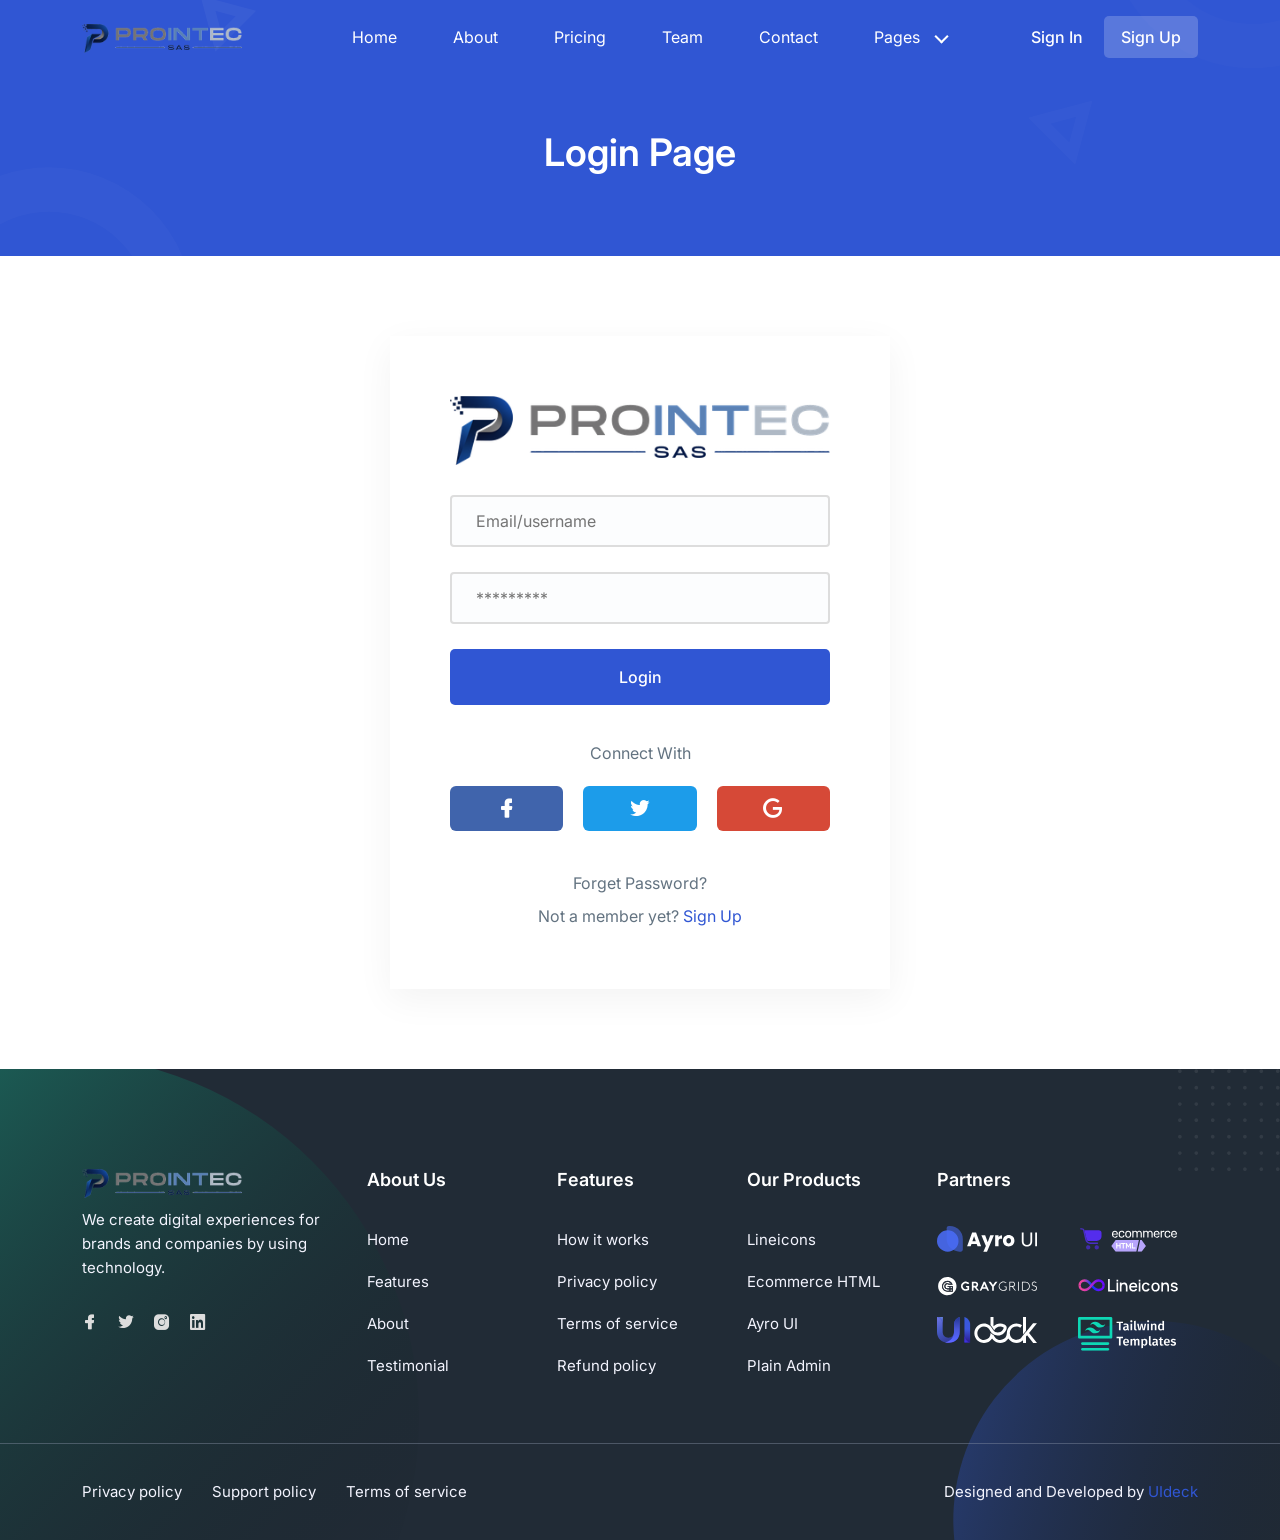
<file: login.html>
<!-- =========

	Template Name: Play
	Author: UIdeck
	Author URI: https://uideck.com/
	Support: https://uideck.com/support/
	Version: 1.1

========== -->

<!DOCTYPE html>
<html lang="en">
  <head>
    <meta charset="UTF-8" />
    <meta http-equiv="X-UA-Compatible" content="IE=edge" />
    <meta name="viewport" content="width=device-width, initial-scale=1.0" />
    <title>Play | Open source Project by UIdeck</title>

    <!--====== Favicon Icon ======-->
    <link
      rel="shortcut icon"
      href="assets/images/favicon.svg"
      type="image/svg"
    />

    <!-- ===== All CSS files ===== -->
    <link rel="stylesheet" href="assets/css/bootstrap.min.css" />
    <link rel="stylesheet" href="assets/css/animate.css" />
    <link rel="stylesheet" href="assets/css/lineicons.css" />
    <link rel="stylesheet" href="assets/css/ud-styles.css" />
  </head>
  <body>
    <!-- ====== Header Start ====== -->
    <header class="ud-header">
      <div class="container">
        <div class="row">
          <div class="col-lg-12">
            <nav class="navbar navbar-expand-lg">
              <a class="navbar-brand" href="index.html">
                <img src="assets/images/prointec/logo-prointec-horizontal.png" alt="PROINTEC S.A.S." />
              </a>
              <button class="navbar-toggler">
                <span class="toggler-icon"> </span>
                <span class="toggler-icon"> </span>
                <span class="toggler-icon"> </span>
              </button>

              <div class="navbar-collapse">
                <ul id="nav" class="navbar-nav mx-auto">
                  <li class="nav-item">
                    <a class="ud-menu-scroll" href="#home">Home</a>
                  </li>

                  <li class="nav-item">
                    <a class="ud-menu-scroll" href="#about">About</a>
                  </li>
                  <li class="nav-item">
                    <a class="ud-menu-scroll" href="#pricing">Pricing</a>
                  </li>
                  <li class="nav-item">
                    <a class="ud-menu-scroll" href="#team">Team</a>
                  </li>
                  <li class="nav-item">
                    <a class="ud-menu-scroll" href="#contact">Contact</a>
                  </li>
                  <li class="nav-item nav-item-has-children">
                    <a href="javascript:void(0)"> Pages </a>
                    <ul class="ud-submenu">
                      <li class="ud-submenu-item">
                        <a href="about.html" class="ud-submenu-link">
                          About Page
                        </a>
                      </li>
                      <li class="ud-submenu-item">
                        <a href="pricing.html" class="ud-submenu-link">
                          Pricing Page
                        </a>
                      </li>
                      <li class="ud-submenu-item">
                        <a href="contact.html" class="ud-submenu-link">
                          Contact Page
                        </a>
                      </li>
                      <li class="ud-submenu-item">
                        <a href="blog.html" class="ud-submenu-link">
                          Blog Grid Page
                        </a>
                      </li>
                      <li class="ud-submenu-item">
                        <a href="blog-details.html" class="ud-submenu-link">
                          Blog Details Page
                        </a>
                      </li>
                      <li class="ud-submenu-item">
                        <a href="login.html" class="ud-submenu-link">
                          Sign In Page
                        </a>
                      </li>
                      <li class="ud-submenu-item">
                        <a href="404.html" class="ud-submenu-link">404 Page</a>
                      </li>
                    </ul>
                  </li>
                </ul>
              </div>

              <div class="navbar-btn d-none d-sm-inline-block">
                <a href="login.html" class="ud-main-btn ud-login-btn">
                  Sign In
                </a>
                <a class="ud-main-btn ud-white-btn" href="javascript:void(0)">
                  Sign Up
                </a>
              </div>
            </nav>
          </div>
        </div>
      </div>
    </header>
    <!-- ====== Header End ====== -->

    <!-- ====== Banner Start ====== -->
    <section class="ud-page-banner">
      <div class="container">
        <div class="row">
          <div class="col-lg-12">
            <div class="ud-banner-content">
              <h1>Login Page</h1>
            </div>
          </div>
        </div>
      </div>
    </section>
    <!-- ====== Banner End ====== -->

    <!-- ====== Login Start ====== -->
    <section class="ud-login">
      <div class="container">
        <div class="row">
          <div class="col-lg-12">
            <div class="ud-login-wrapper">
              <div class="ud-login-logo">
                <img src="assets/images/prointec/logo-prointec-horizontal.png" alt="PROINTEC S.A.S." />
              </div>
              <form class="ud-login-form">
                <div class="ud-form-group">
                  <input
                    type="email"
                    name="email"
                    placeholder="Email/username"
                  />
                </div>
                <div class="ud-form-group">
                  <input
                    type="password"
                    name="password"
                    placeholder="*********"
                  />
                </div>
                <div class="ud-form-group">
                  <button type="submit" class="ud-main-btn w-100">Login</button>
                </div>
              </form>

              <div class="ud-socials-connect">
                <p>Connect With</p>

                <ul>
                  <li>
                    <a href="javascript:void(0)" class="facebook">
                      <i class="lni lni-facebook-filled"></i>
                    </a>
                  </li>
                  <li>
                    <a href="javascript:void(0)" class="twitter">
                      <i class="lni lni-twitter-filled"></i>
                    </a>
                  </li>
                  <li>
                    <a href="javascript:void(0)" class="google">
                      <i class="lni lni-google"></i>
                    </a>
                  </li>
                </ul>
              </div>

              <a class="forget-pass" href="javascript:void(0)">
                Forget Password?
              </a>
              <p class="signup-option">
                Not a member yet? <a href="javascript:void(0)"> Sign Up </a>
              </p>
            </div>
          </div>
        </div>
      </div>
    </section>
    <!-- ====== Login End ====== -->

    <!-- ====== Footer Start ====== -->
    <footer class="ud-footer wow fadeInUp" data-wow-delay=".15s">
      <div class="shape shape-1">
        <img src="assets/images/footer/shape-1.svg" alt="shape" />
      </div>
      <div class="shape shape-2">
        <img src="assets/images/footer/shape-2.svg" alt="shape" />
      </div>
      <div class="shape shape-3">
        <img src="assets/images/footer/shape-3.svg" alt="shape" />
      </div>
      <div class="ud-footer-widgets">
        <div class="container">
          <div class="row">
            <div class="col-xl-3 col-lg-4 col-md-6">
              <div class="ud-widget">
                <a href="index.html" class="ud-footer-logo">
                  <img src="assets/images/prointec/logo-prointec-horizontal.png" alt="PROINTEC S.A.S." />
                </a>
                <p class="ud-widget-desc">
                  We create digital experiences for brands and companies by
                  using technology.
                </p>
                <ul class="ud-widget-socials">
                  <li>
                    <a href="https://twitter.com/MusharofChy">
                      <i class="lni lni-facebook-filled"></i>
                    </a>
                  </li>
                  <li>
                    <a href="https://twitter.com/MusharofChy">
                      <i class="lni lni-twitter-filled"></i>
                    </a>
                  </li>
                  <li>
                    <a href="https://twitter.com/MusharofChy">
                      <i class="lni lni-instagram-filled"></i>
                    </a>
                  </li>
                  <li>
                    <a href="https://twitter.com/MusharofChy">
                      <i class="lni lni-linkedin-original"></i>
                    </a>
                  </li>
                </ul>
              </div>
            </div>

            <div class="col-xl-2 col-lg-2 col-md-6 col-sm-6">
              <div class="ud-widget">
                <h5 class="ud-widget-title">About Us</h5>
                <ul class="ud-widget-links">
                  <li>
                    <a href="javascript:void(0)">Home</a>
                  </li>
                  <li>
                    <a href="javascript:void(0)">Features</a>
                  </li>
                  <li>
                    <a href="javascript:void(0)">About</a>
                  </li>
                  <li>
                    <a href="javascript:void(0)">Testimonial</a>
                  </li>
                </ul>
              </div>
            </div>
            <div class="col-xl-2 col-lg-3 col-md-6 col-sm-6">
              <div class="ud-widget">
                <h5 class="ud-widget-title">Features</h5>
                <ul class="ud-widget-links">
                  <li>
                    <a href="javascript:void(0)">How it works</a>
                  </li>
                  <li>
                    <a href="javascript:void(0)">Privacy policy</a>
                  </li>
                  <li>
                    <a href="javascript:void(0)">Terms of service</a>
                  </li>
                  <li>
                    <a href="javascript:void(0)">Refund policy</a>
                  </li>
                </ul>
              </div>
            </div>
            <div class="col-xl-2 col-lg-3 col-md-6 col-sm-6">
              <div class="ud-widget">
                <h5 class="ud-widget-title">Our Products</h5>
                <ul class="ud-widget-links">
                  <li>
                    <a
                      href="https://lineicons.com/"
                      rel="nofollow noopner"
                      target="_blank"
                      >Lineicons
                    </a>
                  </li>
                  <li>
                    <a
                      href="https://ecommercehtml.com/"
                      rel="nofollow noopner"
                      target="_blank"
                      >Ecommerce HTML</a
                    >
                  </li>
                  <li>
                    <a
                      href="https://ayroui.com/"
                      rel="nofollow noopner"
                      target="_blank"
                      >Ayro UI</a
                    >
                  </li>
                  <li>
                    <a
                      href="https://graygrids.com/"
                      rel="nofollow noopner"
                      target="_blank"
                      >Plain Admin</a
                    >
                  </li>
                </ul>
              </div>
            </div>
            <div class="col-xl-3 col-lg-6 col-md-8 col-sm-10">
              <div class="ud-widget">
                <h5 class="ud-widget-title">Partners</h5>
                <ul class="ud-widget-brands">
                  <li>
                    <a
                      href="https://ayroui.com/"
                      rel="nofollow noopner"
                      target="_blank"
                    >
                      <img
                        src="assets/images/footer/brands/ayroui.svg"
                        alt="ayroui"
                      />
                    </a>
                  </li>
                  <li>
                    <a
                      href="https://ecommercehtml.com/"
                      rel="nofollow noopner"
                      target="_blank"
                    >
                      <img
                        src="assets/images/footer/brands/ecommerce-html.svg"
                        alt="ecommerce-html"
                      />
                    </a>
                  </li>
                  <li>
                    <a
                      href="https://graygrids.com/"
                      rel="nofollow noopner"
                      target="_blank"
                    >
                      <img
                        src="assets/images/footer/brands/graygrids.svg"
                        alt="graygrids"
                      />
                    </a>
                  </li>
                  <li>
                    <a
                      href="https://lineicons.com/"
                      rel="nofollow noopner"
                      target="_blank"
                    >
                      <img
                        src="assets/images/footer/brands/lineicons.svg"
                        alt="lineicons"
                      />
                    </a>
                  </li>
                  <li>
                    <a
                      href="https://uideck.com/"
                      rel="nofollow noopner"
                      target="_blank"
                    >
                      <img
                        src="assets/images/footer/brands/uideck.svg"
                        alt="uideck"
                      />
                    </a>
                  </li>
                  <li>
                    <a
                      href="https://tailwindtemplates.co/"
                      rel="nofollow noopner"
                      target="_blank"
                    >
                      <img
                        src="assets/images/footer/brands/tailwindtemplates.svg"
                        alt="tailwindtemplates"
                      />
                    </a>
                  </li>
                </ul>
              </div>
            </div>
          </div>
        </div>
      </div>
      <div class="ud-footer-bottom">
        <div class="container">
          <div class="row">
            <div class="col-md-8">
              <ul class="ud-footer-bottom-left">
                <li>
                  <a href="javascript:void(0)">Privacy policy</a>
                </li>
                <li>
                  <a href="javascript:void(0)">Support policy</a>
                </li>
                <li>
                  <a href="javascript:void(0)">Terms of service</a>
                </li>
              </ul>
            </div>
            <div class="col-md-4">
              <p class="ud-footer-bottom-right">
                Designed and Developed by
                <a href="https://uideck.com" rel="nofollow">UIdeck</a>
              </p>
            </div>
          </div>
        </div>
      </div>
    </footer>
    <!-- ====== Footer End ====== -->

    <!-- ====== Back To Top Start ====== -->
    <a href="javascript:void(0)" class="back-to-top">
      <i class="lni lni-chevron-up"> </i>
    </a>
    <!-- ====== Back To Top End ====== -->

    <!-- ====== All Javascript Files ====== -->
    <script src="assets/js/bootstrap.bundle.min.js"></script>
    <script src="assets/js/wow.min.js"></script>
    <script src="assets/js/main.js"></script><script src="assets/js/prointec-ui.js"></script>
  </body>
</html>
</file>
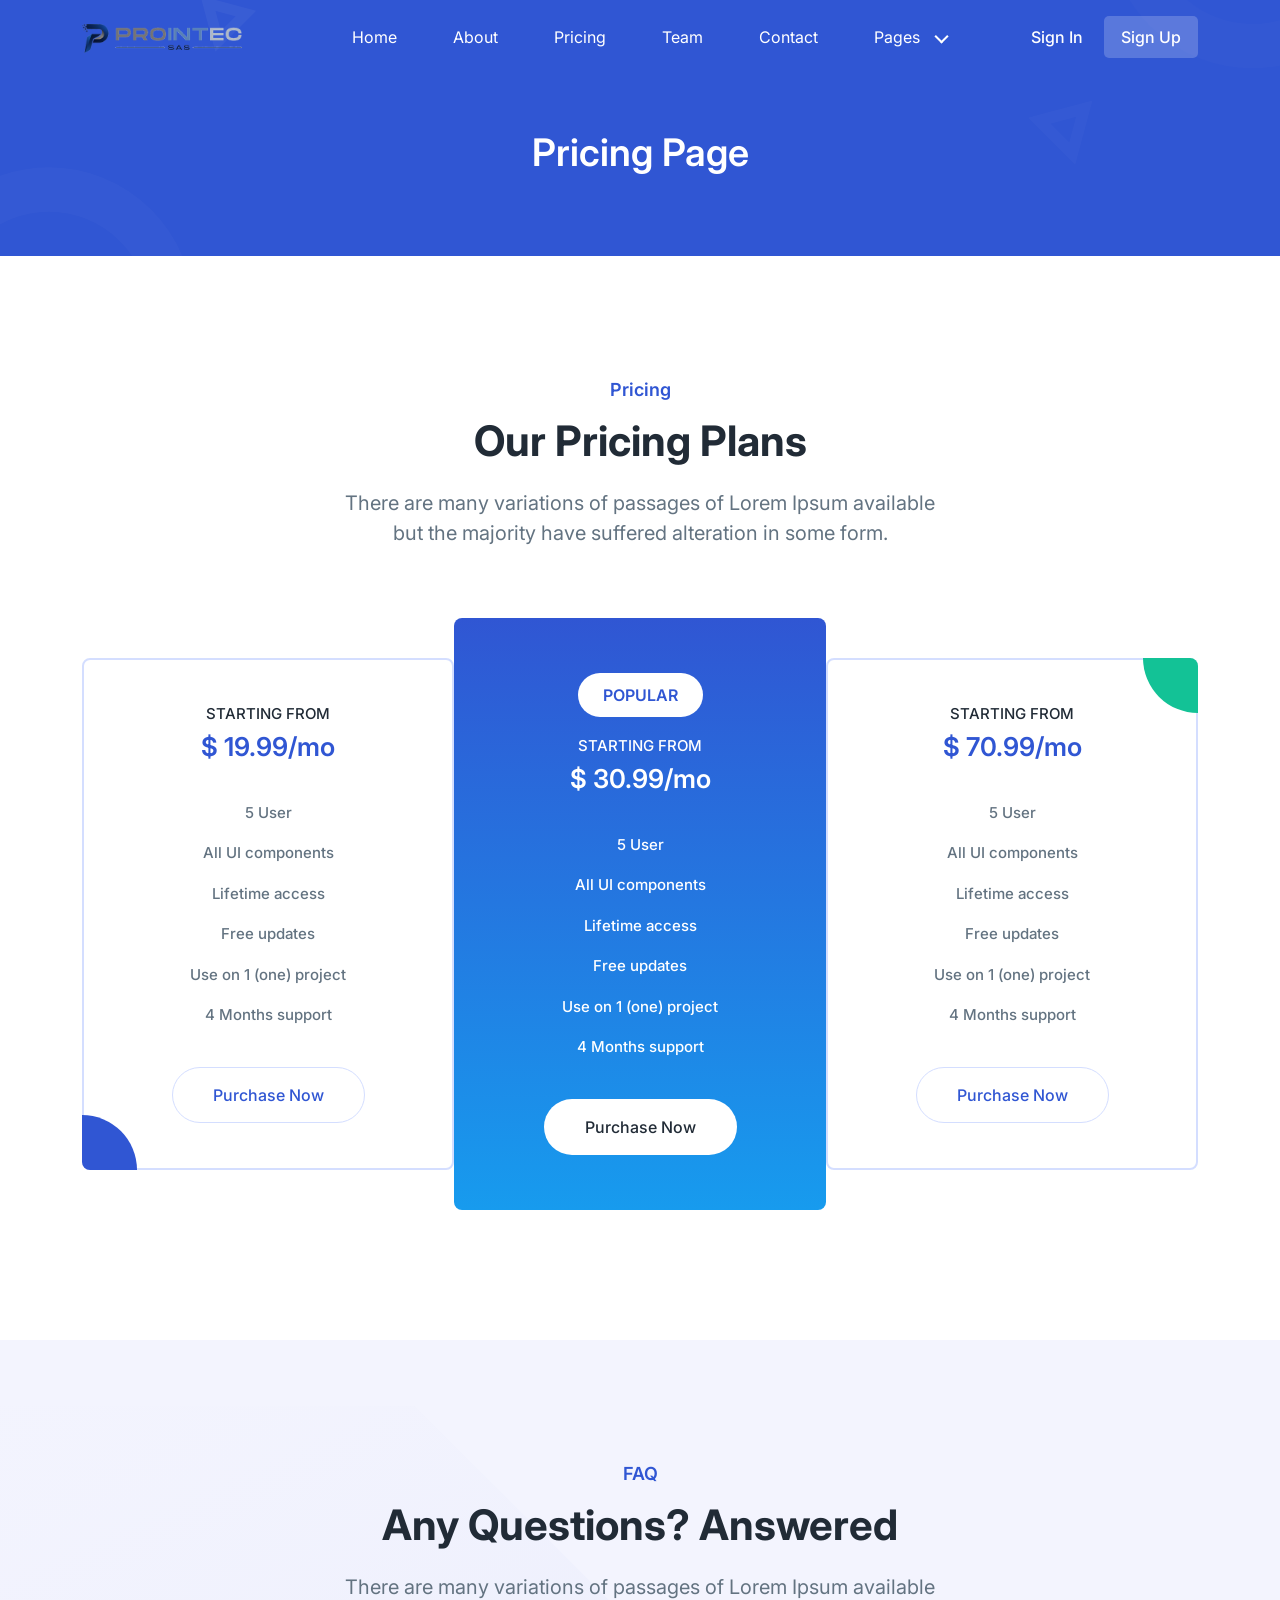
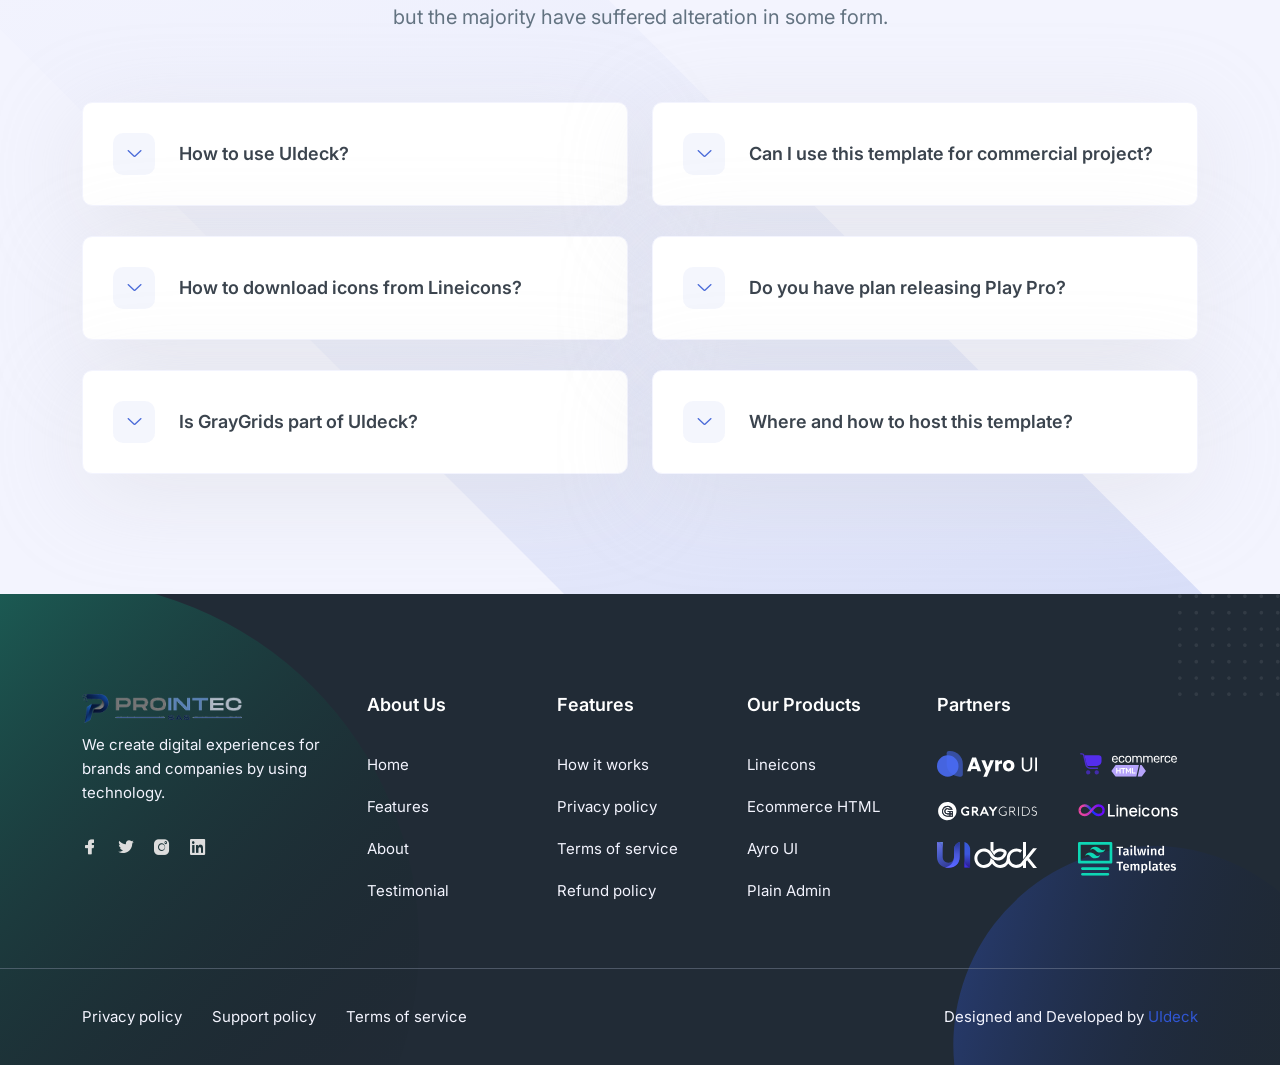
<file: pricing.html>
<!-- =========

	Template Name: Play
	Author: UIdeck
	Author URI: https://uideck.com/
	Support: https://uideck.com/support/
	Version: 1.1

========== -->

<!DOCTYPE html>
<html lang="en">
  <head>
    <meta charset="UTF-8" />
    <meta http-equiv="X-UA-Compatible" content="IE=edge" />
    <meta name="viewport" content="width=device-width, initial-scale=1.0" />
    <title>Play | Open source Project by UIdeck</title>

    <!--====== Favicon Icon ======-->
    <link
      rel="shortcut icon"
      href="assets/images/favicon.svg"
      type="image/svg"
    />

    <!-- ===== All CSS files ===== -->
    <link rel="stylesheet" href="assets/css/bootstrap.min.css" />
    <link rel="stylesheet" href="assets/css/animate.css" />
    <link rel="stylesheet" href="assets/css/lineicons.css" />
    <link rel="stylesheet" href="assets/css/ud-styles.css" />
  </head>
  <body>
    <!-- ====== Header Start ====== -->
    <header class="ud-header">
      <div class="container">
        <div class="row">
          <div class="col-lg-12">
            <nav class="navbar navbar-expand-lg">
              <a class="navbar-brand" href="index.html">
                <img src="assets/images/prointec/logo-prointec-horizontal.png" alt="PROINTEC S.A.S." />
              </a>
              <button class="navbar-toggler">
                <span class="toggler-icon"> </span>
                <span class="toggler-icon"> </span>
                <span class="toggler-icon"> </span>
              </button>

              <div class="navbar-collapse">
                <ul id="nav" class="navbar-nav mx-auto">
                  <li class="nav-item">
                    <a class="ud-menu-scroll" href="#home">Home</a>
                  </li>

                  <li class="nav-item">
                    <a class="ud-menu-scroll" href="#about">About</a>
                  </li>
                  <li class="nav-item">
                    <a class="ud-menu-scroll" href="#pricing">Pricing</a>
                  </li>
                  <li class="nav-item">
                    <a class="ud-menu-scroll" href="#team">Team</a>
                  </li>
                  <li class="nav-item">
                    <a class="ud-menu-scroll" href="#contact">Contact</a>
                  </li>

                  <li class="nav-item nav-item-has-children">
                    <a href="javascript:void(0)"> Pages </a>
                    <ul class="ud-submenu">
                      <li class="ud-submenu-item">
                        <a href="about.html" class="ud-submenu-link">
                          About Page
                        </a>
                      </li>
                      <li class="ud-submenu-item">
                        <a href="pricing.html" class="ud-submenu-link">
                          Pricing Page
                        </a>
                      </li>
                      <li class="ud-submenu-item">
                        <a href="contact.html" class="ud-submenu-link">
                          Contact Page
                        </a>
                      </li>
                      <li class="ud-submenu-item">
                        <a href="blog.html" class="ud-submenu-link">
                          Blog Grid Page
                        </a>
                      </li>
                      <li class="ud-submenu-item">
                        <a href="blog-details.html" class="ud-submenu-link">
                          Blog Details Page
                        </a>
                      </li>
                      <li class="ud-submenu-item">
                        <a href="login.html" class="ud-submenu-link">
                          Sign In Page
                        </a>
                      </li>
                      <li class="ud-submenu-item">
                        <a href="404.html" class="ud-submenu-link">404 Page</a>
                      </li>
                    </ul>
                  </li>
                </ul>
              </div>

              <div class="navbar-btn d-none d-sm-inline-block">
                <a href="login.html" class="ud-main-btn ud-login-btn">
                  Sign In
                </a>
                <a class="ud-main-btn ud-white-btn" href="javascript:void(0)">
                  Sign Up
                </a>
              </div>
            </nav>
          </div>
        </div>
      </div>
    </header>
    <!-- ====== Header End ====== -->

    <!-- ====== Banner Start ====== -->
    <section class="ud-page-banner">
      <div class="container">
        <div class="row">
          <div class="col-lg-12">
            <div class="ud-banner-content">
              <h1>Pricing Page</h1>
            </div>
          </div>
        </div>
      </div>
    </section>
    <!-- ====== Banner End ====== -->

    <!-- ====== Pricing Start ====== -->
    <section id="pricing" class="ud-pricing">
      <div class="container">
        <div class="row">
          <div class="col-lg-12">
            <div class="ud-section-title mx-auto text-center">
              <span>Pricing</span>
              <h2>Our Pricing Plans</h2>
              <p>
                There are many variations of passages of Lorem Ipsum available
                but the majority have suffered alteration in some form.
              </p>
            </div>
          </div>
        </div>

        <div class="row g-0 align-items-center justify-content-center">
          <div class="col-lg-4 col-md-6 col-sm-10">
            <div
              class="ud-single-pricing first-item wow fadeInUp"
              data-wow-delay=".15s"
            >
              <div class="ud-pricing-header">
                <h3>STARTING FROM</h3>
                <h4>$ 19.99/mo</h4>
              </div>
              <div class="ud-pricing-body">
                <ul>
                  <li>5 User</li>
                  <li>All UI components</li>
                  <li>Lifetime access</li>
                  <li>Free updates</li>
                  <li>Use on 1 (one) project</li>
                  <li>4 Months support</li>
                </ul>
              </div>
              <div class="ud-pricing-footer">
                <a href="javascript:void(0)" class="ud-main-btn ud-border-btn">
                  Purchase Now
                </a>
              </div>
            </div>
          </div>
          <div class="col-lg-4 col-md-6 col-sm-10">
            <div
              class="ud-single-pricing active wow fadeInUp"
              data-wow-delay=".1s"
            >
              <span class="ud-popular-tag">POPULAR</span>
              <div class="ud-pricing-header">
                <h3>STARTING FROM</h3>
                <h4>$ 30.99/mo</h4>
              </div>
              <div class="ud-pricing-body">
                <ul>
                  <li>5 User</li>
                  <li>All UI components</li>
                  <li>Lifetime access</li>
                  <li>Free updates</li>
                  <li>Use on 1 (one) project</li>
                  <li>4 Months support</li>
                </ul>
              </div>
              <div class="ud-pricing-footer">
                <a href="javascript:void(0)" class="ud-main-btn ud-white-btn">
                  Purchase Now
                </a>
              </div>
            </div>
          </div>
          <div class="col-lg-4 col-md-6 col-sm-10">
            <div
              class="ud-single-pricing last-item wow fadeInUp"
              data-wow-delay=".15s"
            >
              <div class="ud-pricing-header">
                <h3>STARTING FROM</h3>
                <h4>$ 70.99/mo</h4>
              </div>
              <div class="ud-pricing-body">
                <ul>
                  <li>5 User</li>
                  <li>All UI components</li>
                  <li>Lifetime access</li>
                  <li>Free updates</li>
                  <li>Use on 1 (one) project</li>
                  <li>4 Months support</li>
                </ul>
              </div>
              <div class="ud-pricing-footer">
                <a href="javascript:void(0)" class="ud-main-btn ud-border-btn">
                  Purchase Now
                </a>
              </div>
            </div>
          </div>
        </div>
      </div>
    </section>
    <!-- ====== Pricing End ====== -->

    <!-- ====== FAQ Start ====== -->
    <section id="faq" class="ud-faq">
      <div class="shape">
        <img src="assets/images/faq/shape.svg" alt="shape" />
      </div>
      <div class="container">
        <div class="row">
          <div class="col-lg-12">
            <div class="ud-section-title text-center mx-auto">
              <span>FAQ</span>
              <h2>Any Questions? Answered</h2>
              <p>
                There are many variations of passages of Lorem Ipsum available
                but the majority have suffered alteration in some form.
              </p>
            </div>
          </div>
        </div>

        <div class="row">
          <div class="col-lg-6">
            <div class="ud-single-faq wow fadeInUp" data-wow-delay=".1s">
              <div class="accordion">
                <button
                  class="ud-faq-btn collapsed"
                  data-bs-toggle="collapse"
                  data-bs-target="#collapseOne"
                >
                  <span class="icon flex-shrink-0">
                    <i class="lni lni-chevron-down"></i>
                  </span>
                  <span>How to use UIdeck?</span>
                </button>
                <div id="collapseOne" class="accordion-collapse collapse">
                  <div class="ud-faq-body">
                    Lorem Ipsum is simply dummy text of the printing and
                    typesetting industry. Lorem Ipsum has been the industry's
                    standard dummy text ever since the 1500s, when an unknown
                    printer took a galley of type and scrambled it to make a
                    type specimen book.
                  </div>
                </div>
              </div>
            </div>
            <div class="ud-single-faq wow fadeInUp" data-wow-delay=".15s">
              <div class="accordion">
                <button
                  class="ud-faq-btn collapsed"
                  data-bs-toggle="collapse"
                  data-bs-target="#collapseTwo"
                >
                  <span class="icon flex-shrink-0">
                    <i class="lni lni-chevron-down"></i>
                  </span>
                  <span>How to download icons from Lineicons?</span>
                </button>
                <div id="collapseTwo" class="accordion-collapse collapse">
                  <div class="ud-faq-body">
                    Lorem Ipsum is simply dummy text of the printing and
                    typesetting industry. Lorem Ipsum has been the industry's
                    standard dummy text ever since the 1500s, when an unknown
                    printer took a galley of type and scrambled it to make a
                    type specimen book.
                  </div>
                </div>
              </div>
            </div>
            <div class="ud-single-faq wow fadeInUp" data-wow-delay=".2s">
              <div class="accordion">
                <button
                  class="ud-faq-btn collapsed"
                  data-bs-toggle="collapse"
                  data-bs-target="#collapseThree"
                >
                  <span class="icon flex-shrink-0">
                    <i class="lni lni-chevron-down"></i>
                  </span>
                  <span>Is GrayGrids part of UIdeck?</span>
                </button>
                <div id="collapseThree" class="accordion-collapse collapse">
                  <div class="ud-faq-body">
                    Lorem Ipsum is simply dummy text of the printing and
                    typesetting industry. Lorem Ipsum has been the industry's
                    standard dummy text ever since the 1500s, when an unknown
                    printer took a galley of type and scrambled it to make a
                    type specimen book.
                  </div>
                </div>
              </div>
            </div>
          </div>
          <div class="col-lg-6">
            <div class="ud-single-faq wow fadeInUp" data-wow-delay=".1s">
              <div class="accordion">
                <button
                  class="ud-faq-btn collapsed"
                  data-bs-toggle="collapse"
                  data-bs-target="#collapseFour"
                >
                  <span class="icon flex-shrink-0">
                    <i class="lni lni-chevron-down"></i>
                  </span>
                  <span>Can I use this template for commercial project?</span>
                </button>
                <div id="collapseFour" class="accordion-collapse collapse">
                  <div class="ud-faq-body">
                    Lorem Ipsum is simply dummy text of the printing and
                    typesetting industry. Lorem Ipsum has been the industry's
                    standard dummy text ever since the 1500s, when an unknown
                    printer took a galley of type and scrambled it to make a
                    type specimen book.
                  </div>
                </div>
              </div>
            </div>
            <div class="ud-single-faq wow fadeInUp" data-wow-delay=".15s">
              <div class="accordion">
                <button
                  class="ud-faq-btn collapsed"
                  data-bs-toggle="collapse"
                  data-bs-target="#collapseFive"
                >
                  <span class="icon flex-shrink-0">
                    <i class="lni lni-chevron-down"></i>
                  </span>
                  <span>Do you have plan releasing Play Pro?</span>
                </button>
                <div id="collapseFive" class="accordion-collapse collapse">
                  <div class="ud-faq-body">
                    Lorem Ipsum is simply dummy text of the printing and
                    typesetting industry. Lorem Ipsum has been the industry's
                    standard dummy text ever since the 1500s, when an unknown
                    printer took a galley of type and scrambled it to make a
                    type specimen book.
                  </div>
                </div>
              </div>
            </div>
            <div class="ud-single-faq wow fadeInUp" data-wow-delay=".2s">
              <div class="accordion">
                <button
                  class="ud-faq-btn collapsed"
                  data-bs-toggle="collapse"
                  data-bs-target="#collapseSix"
                >
                  <span class="icon flex-shrink-0">
                    <i class="lni lni-chevron-down"></i>
                  </span>
                  <span>Where and how to host this template?</span>
                </button>
                <div id="collapseSix" class="accordion-collapse collapse">
                  <div class="ud-faq-body">
                    Lorem Ipsum is simply dummy text of the printing and
                    typesetting industry. Lorem Ipsum has been the industry's
                    standard dummy text ever since the 1500s, when an unknown
                    printer took a galley of type and scrambled it to make a
                    type specimen book.
                  </div>
                </div>
              </div>
            </div>
          </div>
        </div>
      </div>
    </section>
    <!-- ====== FAQ End ====== -->

    <!-- ====== Footer Start ====== -->
    <footer class="ud-footer wow fadeInUp" data-wow-delay=".15s">
      <div class="shape shape-1">
        <img src="assets/images/footer/shape-1.svg" alt="shape" />
      </div>
      <div class="shape shape-2">
        <img src="assets/images/footer/shape-2.svg" alt="shape" />
      </div>
      <div class="shape shape-3">
        <img src="assets/images/footer/shape-3.svg" alt="shape" />
      </div>
      <div class="ud-footer-widgets">
        <div class="container">
          <div class="row">
            <div class="col-xl-3 col-lg-4 col-md-6">
              <div class="ud-widget">
                <a href="index.html" class="ud-footer-logo">
                  <img src="assets/images/prointec/logo-prointec-horizontal.png" alt="PROINTEC S.A.S." />
                </a>
                <p class="ud-widget-desc">
                  We create digital experiences for brands and companies by
                  using technology.
                </p>
                <ul class="ud-widget-socials">
                  <li>
                    <a href="https://twitter.com/MusharofChy">
                      <i class="lni lni-facebook-filled"></i>
                    </a>
                  </li>
                  <li>
                    <a href="https://twitter.com/MusharofChy">
                      <i class="lni lni-twitter-filled"></i>
                    </a>
                  </li>
                  <li>
                    <a href="https://twitter.com/MusharofChy">
                      <i class="lni lni-instagram-filled"></i>
                    </a>
                  </li>
                  <li>
                    <a href="https://twitter.com/MusharofChy">
                      <i class="lni lni-linkedin-original"></i>
                    </a>
                  </li>
                </ul>
              </div>
            </div>

            <div class="col-xl-2 col-lg-2 col-md-6 col-sm-6">
              <div class="ud-widget">
                <h5 class="ud-widget-title">About Us</h5>
                <ul class="ud-widget-links">
                  <li>
                    <a href="javascript:void(0)">Home</a>
                  </li>
                  <li>
                    <a href="javascript:void(0)">Features</a>
                  </li>
                  <li>
                    <a href="javascript:void(0)">About</a>
                  </li>
                  <li>
                    <a href="javascript:void(0)">Testimonial</a>
                  </li>
                </ul>
              </div>
            </div>
            <div class="col-xl-2 col-lg-3 col-md-6 col-sm-6">
              <div class="ud-widget">
                <h5 class="ud-widget-title">Features</h5>
                <ul class="ud-widget-links">
                  <li>
                    <a href="javascript:void(0)">How it works</a>
                  </li>
                  <li>
                    <a href="javascript:void(0)">Privacy policy</a>
                  </li>
                  <li>
                    <a href="javascript:void(0)">Terms of service</a>
                  </li>
                  <li>
                    <a href="javascript:void(0)">Refund policy</a>
                  </li>
                </ul>
              </div>
            </div>
            <div class="col-xl-2 col-lg-3 col-md-6 col-sm-6">
              <div class="ud-widget">
                <h5 class="ud-widget-title">Our Products</h5>
                <ul class="ud-widget-links">
                  <li>
                    <a
                      href="https://lineicons.com/"
                      rel="nofollow noopner"
                      target="_blank"
                      >Lineicons
                    </a>
                  </li>
                  <li>
                    <a
                      href="https://ecommercehtml.com/"
                      rel="nofollow noopner"
                      target="_blank"
                      >Ecommerce HTML</a
                    >
                  </li>
                  <li>
                    <a
                      href="https://ayroui.com/"
                      rel="nofollow noopner"
                      target="_blank"
                      >Ayro UI</a
                    >
                  </li>
                  <li>
                    <a
                      href="https://graygrids.com/"
                      rel="nofollow noopner"
                      target="_blank"
                      >Plain Admin</a
                    >
                  </li>
                </ul>
              </div>
            </div>
            <div class="col-xl-3 col-lg-6 col-md-8 col-sm-10">
              <div class="ud-widget">
                <h5 class="ud-widget-title">Partners</h5>
                <ul class="ud-widget-brands">
                  <li>
                    <a
                      href="https://ayroui.com/"
                      rel="nofollow noopner"
                      target="_blank"
                    >
                      <img
                        src="assets/images/footer/brands/ayroui.svg"
                        alt="ayroui"
                      />
                    </a>
                  </li>
                  <li>
                    <a
                      href="https://ecommercehtml.com/"
                      rel="nofollow noopner"
                      target="_blank"
                    >
                      <img
                        src="assets/images/footer/brands/ecommerce-html.svg"
                        alt="ecommerce-html"
                      />
                    </a>
                  </li>
                  <li>
                    <a
                      href="https://graygrids.com/"
                      rel="nofollow noopner"
                      target="_blank"
                    >
                      <img
                        src="assets/images/footer/brands/graygrids.svg"
                        alt="graygrids"
                      />
                    </a>
                  </li>
                  <li>
                    <a
                      href="https://lineicons.com/"
                      rel="nofollow noopner"
                      target="_blank"
                    >
                      <img
                        src="assets/images/footer/brands/lineicons.svg"
                        alt="lineicons"
                      />
                    </a>
                  </li>
                  <li>
                    <a
                      href="https://uideck.com/"
                      rel="nofollow noopner"
                      target="_blank"
                    >
                      <img
                        src="assets/images/footer/brands/uideck.svg"
                        alt="uideck"
                      />
                    </a>
                  </li>
                  <li>
                    <a
                      href="https://tailwindtemplates.co/"
                      rel="nofollow noopner"
                      target="_blank"
                    >
                      <img
                        src="assets/images/footer/brands/tailwindtemplates.svg"
                        alt="tailwindtemplates"
                      />
                    </a>
                  </li>
                </ul>
              </div>
            </div>
          </div>
        </div>
      </div>
      <div class="ud-footer-bottom">
        <div class="container">
          <div class="row">
            <div class="col-md-8">
              <ul class="ud-footer-bottom-left">
                <li>
                  <a href="javascript:void(0)">Privacy policy</a>
                </li>
                <li>
                  <a href="javascript:void(0)">Support policy</a>
                </li>
                <li>
                  <a href="javascript:void(0)">Terms of service</a>
                </li>
              </ul>
            </div>
            <div class="col-md-4">
              <p class="ud-footer-bottom-right">
                Designed and Developed by
                <a href="https://uideck.com" rel="nofollow">UIdeck</a>
              </p>
            </div>
          </div>
        </div>
      </div>
    </footer>
    <!-- ====== Footer End ====== -->

    <!-- ====== Back To Top Start ====== -->
    <a href="javascript:void(0)" class="back-to-top">
      <i class="lni lni-chevron-up"> </i>
    </a>
    <!-- ====== Back To Top End ====== -->

    <!-- ====== All Javascript Files ====== -->
    <script src="assets/js/bootstrap.bundle.min.js"></script>
    <script src="assets/js/wow.min.js"></script>
    <script src="assets/js/main.js"></script><script src="assets/js/prointec-ui.js"></script>
  </body>
</html>
</file>
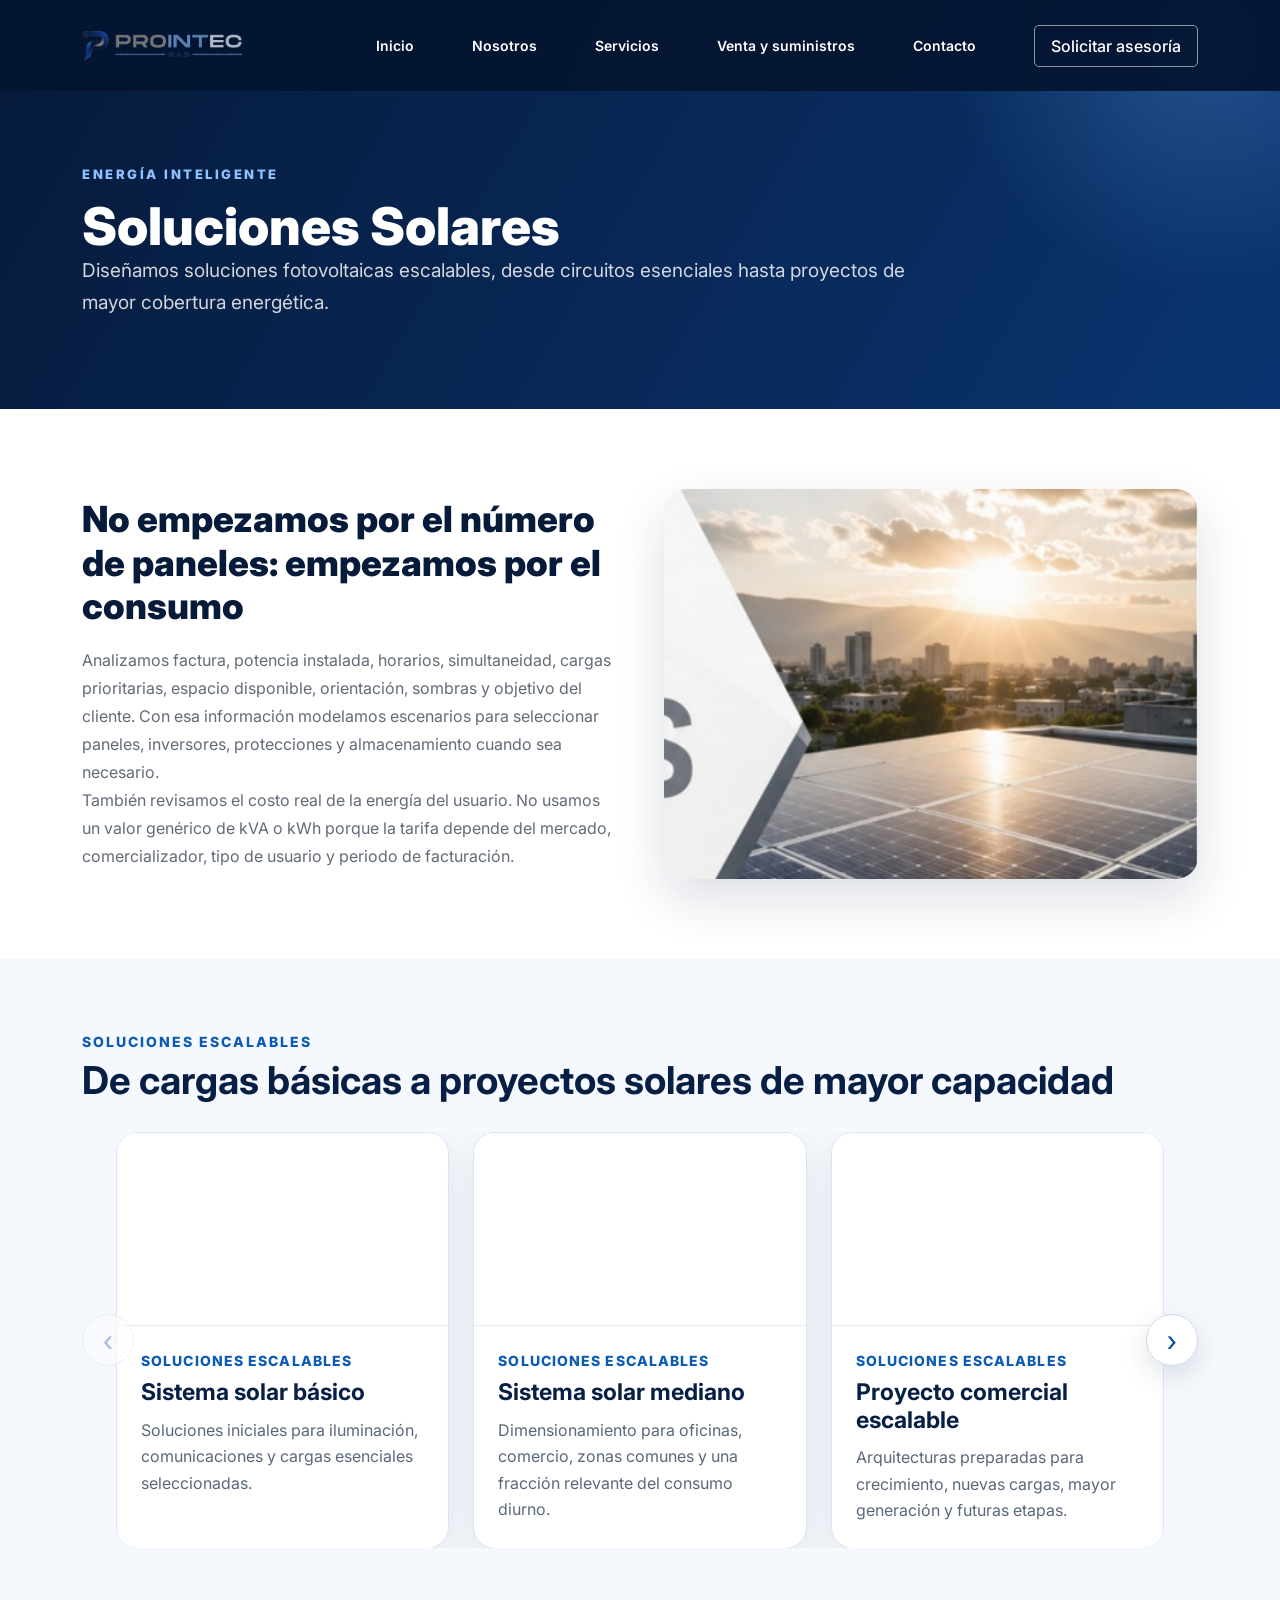
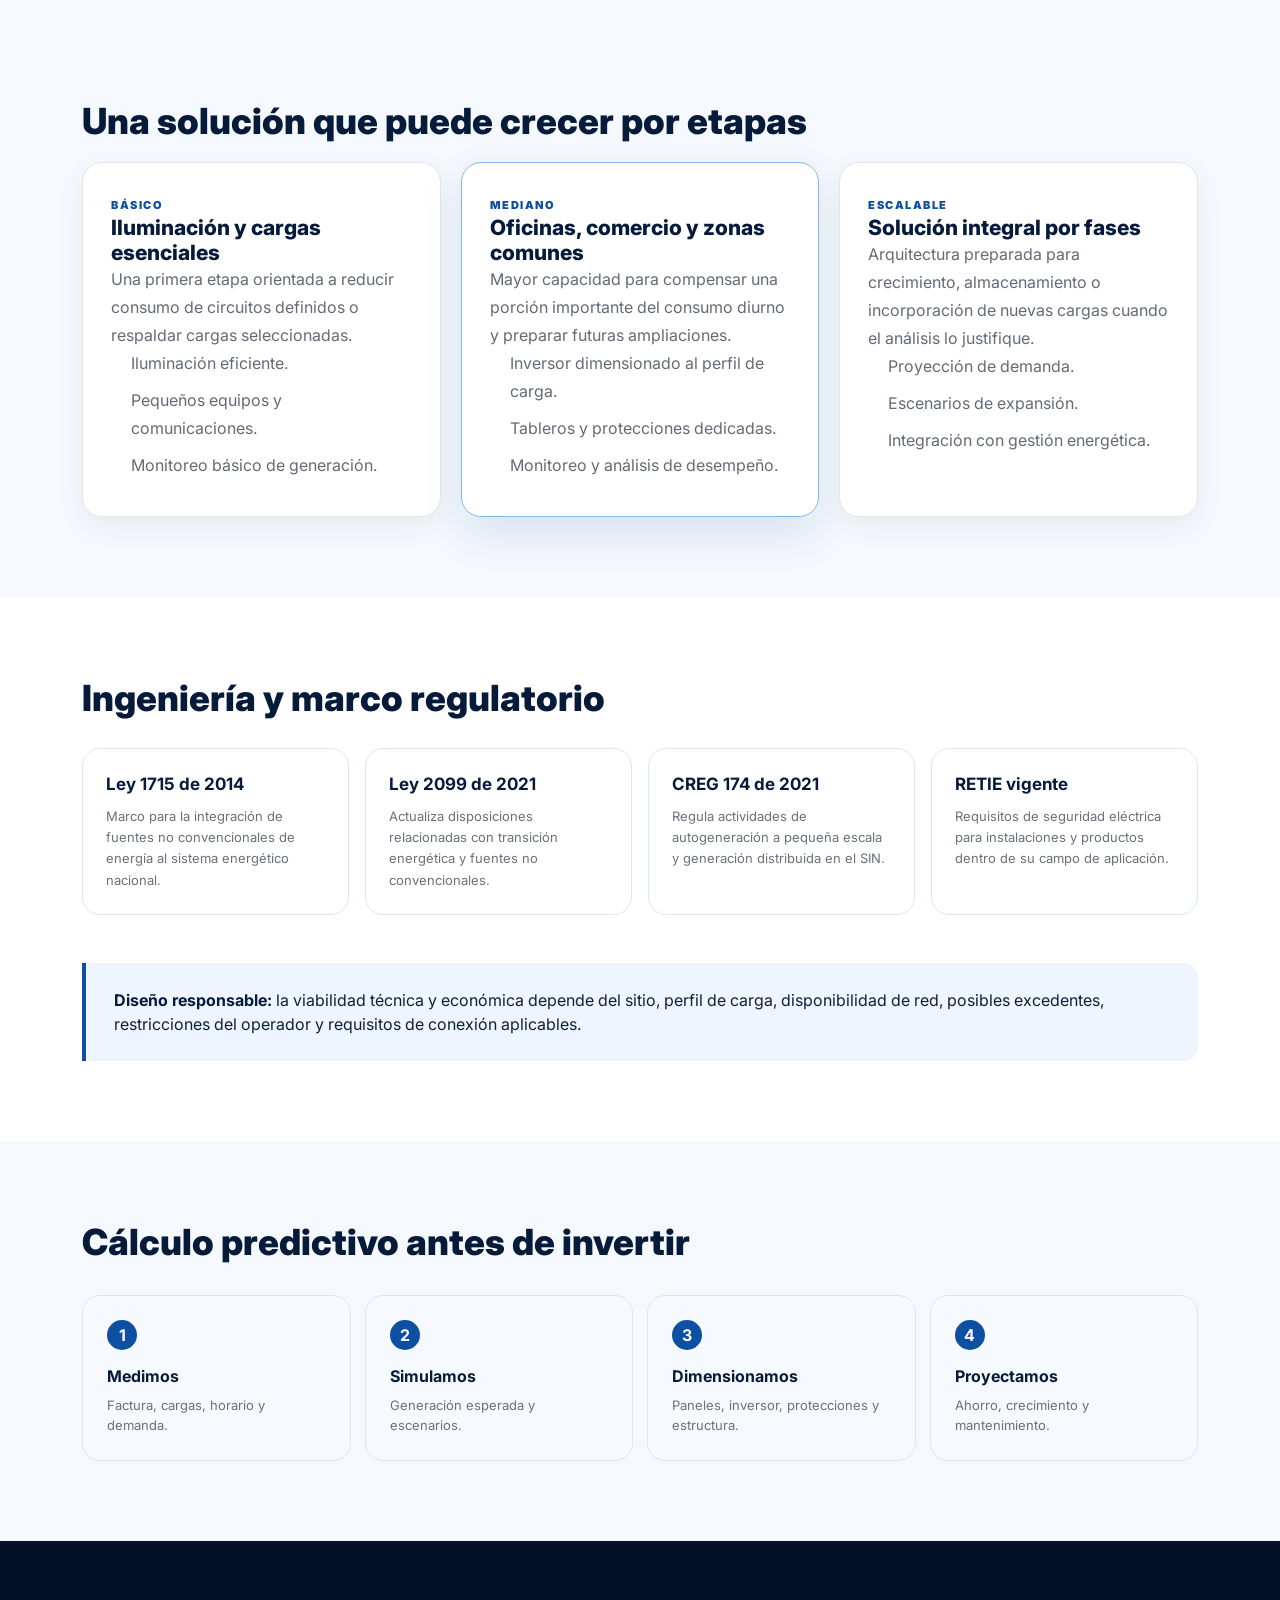
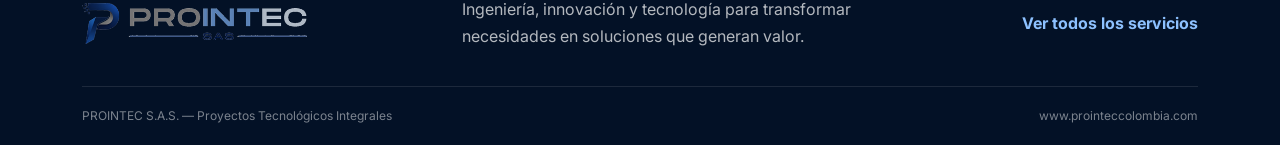
<file: soluciones-solares.html>
<!DOCTYPE html><html lang="es"><head><meta charset="UTF-8"><meta name="viewport" content="width=device-width, initial-scale=1.0"><title>Soluciones Solares | PROINTEC S.A.S.</title><meta name="description" content="Diseño escalable de soluciones fotovoltaicas basado en consumos y cálculos técnicos."><link rel="shortcut icon" href="assets/images/prointec/favicon-prointec.png" type="image/png"><link rel="stylesheet" href="assets/css/bootstrap.min.css"><link rel="stylesheet" href="assets/css/animate.css"><link rel="stylesheet" href="assets/css/lineicons.css"><link rel="stylesheet" href="assets/css/ud-styles.css"><link rel="stylesheet" href="assets/css/prointec.css"><link rel="stylesheet" href="assets/css/prointec-carousel.css"></head><body><header class="ud-header prointec-header"><div class="container"><div class="row"><div class="col-lg-12"><nav class="navbar navbar-expand-lg"><a class="navbar-brand prointec-brand" href="index.html"><img src="assets/images/prointec/logo-prointec-horizontal.png" alt="PROINTEC S.A.S."></a><button class="navbar-toggler" aria-label="Abrir menú"><span class="toggler-icon"></span><span class="toggler-icon"></span><span class="toggler-icon"></span></button><div class="navbar-collapse"><ul id="nav" class="navbar-nav mx-auto"><li class="nav-item"><a href="index.html#inicio">Inicio</a></li><li class="nav-item"><a href="index.html#nosotros">Nosotros</a></li><li class="nav-item"><a href="index.html#servicios">Servicios</a></li><li class="nav-item"><a href="index.html#suministros">Venta y suministros</a></li><li class="nav-item"><a href="index.html#contacto">Contacto</a></li></ul></div><div class="navbar-btn d-none d-sm-inline-block"><a class="ud-main-btn prointec-btn-outline" href="index.html#contacto">Solicitar asesoría</a></div></nav></div></div></div></header>
<section class="detail-hero"><div class="container"><div class="detail-kicker">ENERGÍA INTELIGENTE</div><h1>Soluciones Solares</h1><p>Diseñamos soluciones fotovoltaicas escalables, desde circuitos esenciales hasta proyectos de mayor cobertura energética.</p></div></section>
<section class="detail-section"><div class="container"><div class="row align-items-center g-5"><div class="col-lg-6"><h2>No empezamos por el número de paneles: empezamos por el consumo</h2><p>Analizamos factura, potencia instalada, horarios, simultaneidad, cargas prioritarias, espacio disponible, orientación, sombras y objetivo del cliente. Con esa información modelamos escenarios para seleccionar paneles, inversores, protecciones y almacenamiento cuando sea necesario.</p><p>También revisamos el costo real de la energía del usuario. No usamos un valor genérico de kVA o kWh porque la tarifa depende del mercado, comercializador, tipo de usuario y periodo de facturación.</p></div><div class="col-lg-6"><img class="detail-photo" src="assets/images/prointec/servicio-solar-clean.jpg" alt="Sistema de paneles solares fotovoltaicos"></div></div></div></section><section class="prointec-carousel-section alt"><div class="container"><div class="prointec-carousel-head"><div><span>SOLUCIONES ESCALABLES</span><h2>De cargas básicas a proyectos solares de mayor capacidad</h2></div></div><div data-prointec-carousel class="prointec-carousel-shell"><button class="prointec-carousel-btn prointec-carousel-prev" type="button" data-carousel-prev aria-label="Anterior">‹</button><div class="prointec-carousel-viewport"><div class="prointec-carousel-track"><div class="prointec-carousel-item"><article class="prointec-media-card"><img src="assets/images/prointec/13_solar_basico.png" alt="Sistema solar básico"><div class="prointec-media-copy"><small>SOLUCIONES ESCALABLES</small><h3>Sistema solar básico</h3><p>Soluciones iniciales para iluminación, comunicaciones y cargas esenciales seleccionadas.</p></div></article></div><div class="prointec-carousel-item"><article class="prointec-media-card"><img src="assets/images/prointec/14_solar_mediano.png" alt="Sistema solar mediano"><div class="prointec-media-copy"><small>SOLUCIONES ESCALABLES</small><h3>Sistema solar mediano</h3><p>Dimensionamiento para oficinas, comercio, zonas comunes y una fracción relevante del consumo diurno.</p></div></article></div><div class="prointec-carousel-item"><article class="prointec-media-card"><img src="assets/images/prointec/15_solar_comercial.png" alt="Proyecto comercial escalable"><div class="prointec-media-copy"><small>SOLUCIONES ESCALABLES</small><h3>Proyecto comercial escalable</h3><p>Arquitecturas preparadas para crecimiento, nuevas cargas, mayor generación y futuras etapas.</p></div></article></div><div class="prointec-carousel-item"><article class="prointec-media-card"><img src="assets/images/prointec/16_solar_monitoreo.png" alt="Monitoreo y desempeño"><div class="prointec-media-copy"><small>SOLUCIONES ESCALABLES</small><h3>Monitoreo y desempeño</h3><p>Seguimiento de generación, consumo, comportamiento del sistema y oportunidades de optimización.</p></div></article></div></div></div><button class="prointec-carousel-btn prointec-carousel-next" type="button" data-carousel-next aria-label="Siguiente">›</button></div></div></section>
<section class="detail-section alt"><div class="container"><h2>Una solución que puede crecer por etapas</h2><div class="solar-levels"><div class="solar-level"><span>BÁSICO</span><h3>Iluminación y cargas esenciales</h3><p>Una primera etapa orientada a reducir consumo de circuitos definidos o respaldar cargas seleccionadas.</p><ul class="detail-list"><li>Iluminación eficiente.</li><li>Pequeños equipos y comunicaciones.</li><li>Monitoreo básico de generación.</li></ul></div><div class="solar-level featured"><span>MEDIANO</span><h3>Oficinas, comercio y zonas comunes</h3><p>Mayor capacidad para compensar una porción importante del consumo diurno y preparar futuras ampliaciones.</p><ul class="detail-list"><li>Inversor dimensionado al perfil de carga.</li><li>Tableros y protecciones dedicadas.</li><li>Monitoreo y análisis de desempeño.</li></ul></div><div class="solar-level"><span>ESCALABLE</span><h3>Solución integral por fases</h3><p>Arquitectura preparada para crecimiento, almacenamiento o incorporación de nuevas cargas cuando el análisis lo justifique.</p><ul class="detail-list"><li>Proyección de demanda.</li><li>Escenarios de expansión.</li><li>Integración con gestión energética.</li></ul></div></div></div></section>
<section class="detail-section"><div class="container"><h2>Ingeniería y marco regulatorio</h2><div class="norm-grid"><div><strong>Ley 1715 de 2014</strong><span>Marco para la integración de fuentes no convencionales de energía al sistema energético nacional.</span></div><div><strong>Ley 2099 de 2021</strong><span>Actualiza disposiciones relacionadas con transición energética y fuentes no convencionales.</span></div><div><strong>CREG 174 de 2021</strong><span>Regula actividades de autogeneración a pequeña escala y generación distribuida en el SIN.</span></div><div><strong>RETIE vigente</strong><span>Requisitos de seguridad eléctrica para instalaciones y productos dentro de su campo de aplicación.</span></div></div><div class="detail-alert mt-5"><strong>Diseño responsable:</strong> la viabilidad técnica y económica depende del sitio, perfil de carga, disponibilidad de red, posibles excedentes, restricciones del operador y requisitos de conexión aplicables.</div></div></section>
<section class="detail-section alt"><div class="container"><h2>Cálculo predictivo antes de invertir</h2><div class="compliance-flow"><div><b>1</b><strong>Medimos</strong><span>Factura, cargas, horario y demanda.</span></div><div><b>2</b><strong>Simulamos</strong><span>Generación esperada y escenarios.</span></div><div><b>3</b><strong>Dimensionamos</strong><span>Paneles, inversor, protecciones y estructura.</span></div><div><b>4</b><strong>Proyectamos</strong><span>Ahorro, crecimiento y mantenimiento.</span></div></div></div></section>
<footer class="prointec-footer"><div class="container"><div class="row align-items-center g-4"><div class="col-lg-4"><img class="footer-logo" src="assets/images/prointec/logo-prointec-horizontal.png" alt="PROINTEC S.A.S."></div><div class="col-lg-5"><p>Ingeniería, innovación y tecnología para transformar necesidades en soluciones que generan valor.</p></div><div class="col-lg-3 text-lg-end"><a href="index.html#servicios" class="back-top">Ver todos los servicios</a></div></div><div class="footer-bottom"><span>PROINTEC S.A.S. — Proyectos Tecnológicos Integrales</span><span>www.prointeccolombia.com</span></div></div></footer><script src="assets/js/bootstrap.bundle.min.js"></script><script src="assets/js/wow.min.js"></script><script src="assets/js/main.js"></script><script src="assets/js/prointec-carousel.js"></script><script src="assets/js/prointec-ui.js"></script></body></html>
</file>
<file: assets/css/prointec.css>
:root{--p-navy:#061a3a;--p-navy-2:#0a2b5d;--p-blue:#0c4fa3;--p-blue-2:#1d6fcb;--p-sky:#dbeafe;--p-gray:#626b76;--p-light:#f5f8fc;--p-border:#dce5ef;--p-white:#fff;--p-dark:#102035}
html{scroll-behavior:smooth} body{color:var(--p-dark);background:#fff}.prointec-header{background:rgba(5,22,49,.95);backdrop-filter:blur(10px)}.prointec-header.sticky{background:rgba(5,22,49,.98);box-shadow:0 8px 30px rgba(0,0,0,.12)}.prointec-brand img{width:190px;max-height:72px;object-fit:contain;filter:drop-shadow(0 2px 6px rgba(0,0,0,.2))}.prointec-header .navbar-nav .nav-item a{color:#fff;font-weight:600}.prointec-header .navbar-nav .nav-item a:hover{color:#8dc1ff}.prointec-btn-outline{border:1px solid rgba(255,255,255,.55)!important;color:#fff!important;background:transparent!important}.prointec-btn-outline:hover{background:#fff!important;color:var(--p-navy)!important}
.prointec-hero{position:relative;min-height:100vh;background-image:url('../images/prointec/hero-prointec-v5.png');background-size:cover;background-position:center bottom;overflow:hidden}.prointec-hero-overlay{position:absolute;inset:0;background:linear-gradient(90deg,rgba(4,20,45,.94) 0%,rgba(4,30,70,.85) 43%,rgba(4,25,55,.18) 75%,rgba(4,25,55,.08) 100%)}.prointec-hero h1{font-size:64px;line-height:1.05;color:#fff;font-weight:800;letter-spacing:-1.5px;max-width:830px}.prointec-hero h1 span{color:#70b6ff}.prointec-hero p{color:rgba(255,255,255,.9);font-size:20px;line-height:1.7;max-width:760px;margin:26px 0 32px}.prointec-kicker{color:#9ecbff;font-weight:700;letter-spacing:3px;font-size:14px;margin-bottom:18px}.hero-actions{display:flex;gap:14px;flex-wrap:wrap}.prointec-btn-primary{background:linear-gradient(135deg,var(--p-blue),var(--p-blue-2))!important;color:#fff!important;box-shadow:0 14px 28px rgba(3,62,133,.3)}.prointec-btn-light{background:#fff!important;color:var(--p-navy)!important}.hero-pillars{display:flex;gap:12px;flex-wrap:wrap;margin-top:45px}.hero-pillars span{display:inline-flex;align-items:center;gap:8px;border:1px solid rgba(255,255,255,.24);background:rgba(255,255,255,.08);color:#fff;padding:10px 14px;border-radius:999px;font-size:13px}.hero-pillars i{color:#8dc1ff}
.section-pad{padding:105px 0}.section-label{display:inline-block;color:var(--p-blue);font-size:13px;font-weight:800;letter-spacing:2.2px;margin-bottom:12px}.section-label.light{color:#8dc1ff}.section-pad h2,.contact-prointec h2{font-size:42px;line-height:1.15;font-weight:800;color:var(--p-navy);letter-spacing:-.6px}.lead-copy,.section-intro{font-size:17px;line-height:1.8;color:var(--p-gray)}.about-prointec{background:#fff}.about-grid{display:grid;grid-template-columns:1fr 1fr;gap:18px;margin-top:30px}.about-mini{border-left:3px solid var(--p-blue);padding:4px 0 4px 18px}.about-mini strong{display:block;color:var(--p-navy);font-size:19px;margin-bottom:7px}.about-mini span{font-size:14px;line-height:1.6;color:var(--p-gray)}.image-frame{position:relative;border-radius:26px;overflow:hidden;box-shadow:0 24px 60px rgba(5,31,70,.16);min-height:470px}.image-frame>img{width:100%;height:500px;object-fit:cover}.image-frame:after{content:"";position:absolute;inset:0;background:linear-gradient(180deg,transparent 50%,rgba(4,25,55,.35))}.image-badge{position:absolute;left:28px;bottom:28px;z-index:2;background:#fff;border-radius:16px;padding:18px 22px;box-shadow:0 10px 30px rgba(0,0,0,.15)}.image-badge strong,.image-badge span{display:block}.image-badge strong{color:var(--p-navy)}.image-badge span{font-size:13px;color:var(--p-gray);margin-top:4px}
.services-prointec{background:var(--p-light)}.service-card{background:#fff;border:1px solid var(--p-border);border-radius:22px;overflow:hidden;transition:.3s ease;box-shadow:0 8px 24px rgba(5,30,65,.05)}.service-card:hover{transform:translateY(-7px);box-shadow:0 22px 46px rgba(5,30,65,.13)}.service-card>img{width:100%;height:235px;object-fit:cover}.service-card-wide>img{height:285px}.service-body{padding:28px;position:relative}.service-icon{width:54px;height:54px;border-radius:16px;background:linear-gradient(135deg,var(--p-navy),var(--p-blue));color:#fff;display:grid;place-items:center;font-size:24px;margin-top:-55px;margin-bottom:20px;position:relative;box-shadow:0 9px 22px rgba(10,79,163,.28);border:4px solid #fff}.service-card h3{font-size:23px;font-weight:800;color:var(--p-navy);margin-bottom:12px}.service-card p{font-size:15px;line-height:1.7;color:var(--p-gray)}.service-tags{display:flex;gap:8px;flex-wrap:wrap;margin-top:18px}.service-tags span{font-size:11px;font-weight:700;color:var(--p-blue);background:#eef5ff;border:1px solid #dbe9fb;border-radius:999px;padding:7px 10px}
.why-prointec{background:linear-gradient(135deg,var(--p-navy),#0a3470);color:#fff}.why-prointec h2{color:#fff}.why-prointec>.container>.row p{color:rgba(255,255,255,.75);line-height:1.7}.why-card{height:100%;position:relative;background:rgba(255,255,255,.07);border:1px solid rgba(255,255,255,.13);border-radius:18px;padding:28px;transition:.25s}.why-card:hover{background:rgba(255,255,255,.11);transform:translateY(-4px)}.why-card>span{position:absolute;right:20px;top:16px;color:rgba(255,255,255,.25);font-weight:800}.why-card i{font-size:34px;color:#87c0ff;margin-bottom:20px;display:block}.why-card h3{font-size:20px;color:#fff;font-weight:800}.why-card p{color:rgba(255,255,255,.72);font-size:14px;line-height:1.65;margin:0}
.process-prointec{background:#fff}.process-line{display:grid;grid-template-columns:repeat(6,1fr);gap:14px;position:relative}.process-line:before{content:"";position:absolute;left:7%;right:7%;top:50px;height:2px;background:linear-gradient(90deg,#c8d9ec,#0c4fa3,#c8d9ec)}.process-step{position:relative;text-align:center;z-index:1}.process-step>span{position:absolute;top:-8px;right:calc(50% - 42px);width:22px;height:22px;background:var(--p-navy);color:#fff;border-radius:50%;font-size:11px;display:grid;place-items:center}.process-step i{width:74px;height:74px;margin:14px auto 18px;border-radius:50%;background:#fff;border:2px solid var(--p-blue);display:grid;place-items:center;color:var(--p-blue);font-size:28px;box-shadow:0 8px 22px rgba(8,55,115,.1)}.process-step h4{color:var(--p-navy);font-size:17px;font-weight:800}.process-step p{font-size:12px;line-height:1.55;color:var(--p-gray);margin:0 auto;max-width:145px}
.contact-prointec{padding:80px 0;background:var(--p-light)}.contact-panel{position:relative;overflow:hidden;padding:55px 60px;border-radius:26px;background:linear-gradient(135deg,#061a3a,#0d4d9d);box-shadow:0 25px 60px rgba(5,35,80,.18)}.contact-panel:after{content:"";position:absolute;width:340px;height:340px;border-radius:50%;background:rgba(255,255,255,.07);right:-80px;top:-160px}.contact-panel h2{color:#fff;font-size:38px}.contact-panel p{color:rgba(255,255,255,.78);margin-bottom:0;max-width:720px;line-height:1.7}.contact-panel .ud-main-btn{position:relative;z-index:2}.prointec-footer{padding:55px 0 20px;background:#031126;color:#fff}.footer-logo{width:190px}.prointec-footer p{color:rgba(255,255,255,.7);margin:0;line-height:1.7}.back-top{color:#8dc1ff;font-weight:700}.footer-bottom{border-top:1px solid rgba(255,255,255,.1);margin-top:35px;padding-top:20px;display:flex;justify-content:space-between;gap:16px;color:rgba(255,255,255,.48);font-size:12px}
@media(max-width:991px){.prointec-header .navbar-collapse{background:var(--p-navy)}.prointec-hero h1{font-size:48px}.prointec-hero-overlay{background:rgba(4,25,55,.86)}.process-line{grid-template-columns:repeat(3,1fr);gap:35px 15px}.process-line:before{display:none}.section-pad{padding:80px 0}.section-pad h2,.contact-prointec h2{font-size:36px}.about-grid{grid-template-columns:1fr}.contact-panel{padding:42px 35px}}
@media(max-width:767px){.prointec-brand img{width:145px}.prointec-hero h1{font-size:39px}.prointec-hero p{font-size:17px}.hero-pillars{margin-top:30px}.process-line{grid-template-columns:repeat(2,1fr)}.service-card-wide>img,.service-card>img{height:220px}.footer-bottom{flex-direction:column}.image-frame,.image-frame>img{min-height:360px;height:360px}.contact-panel{padding:35px 25px}.section-pad h2,.contact-prointec h2{font-size:32px}}

/* --- Ajustes PROINTEC 16-08-2026 --- */
.prointec-brand{display:flex;align-items:center;min-width:220px}.prointec-brand img{width:220px;max-height:62px;height:auto;object-fit:contain;filter:none}.prointec-header .navbar{padding-top:10px;padding-bottom:10px}.prointec-header .navbar-nav{gap:2px}.prointec-header .navbar-nav .nav-item a{font-size:14px;white-space:nowrap}
.service-card>img{object-position:center center}.service-card h3{min-height:56px}.service-icon{font-size:22px}

.supplies-prointec{background:#fff;position:relative;overflow:hidden}.supplies-prointec:before{content:"";position:absolute;width:520px;height:520px;border-radius:50%;background:radial-gradient(circle,rgba(29,111,203,.08),transparent 68%);right:-180px;top:-170px;pointer-events:none}.supplies-prointec .container{position:relative;z-index:1}.supply-grid{align-items:stretch}.supply-product-card{background:#fff;border:1px solid var(--p-border);border-radius:20px;overflow:hidden;box-shadow:0 10px 30px rgba(5,30,65,.07);transition:.28s ease;display:flex;flex-direction:column}.supply-product-card:hover{transform:translateY(-6px);box-shadow:0 22px 48px rgba(5,30,65,.15);border-color:#c9dced}.supply-product-image{height:245px;background:#f1f5fa;position:relative;overflow:hidden}.supply-product-image img{width:100%;height:100%;object-fit:cover;display:block;transition:transform .45s ease}.supply-product-card:hover .supply-product-image img{transform:scale(1.035)}.supply-product-image-light img{object-fit:contain;padding:22px;background:#f5f8fc}.supply-product-image>span{position:absolute;left:18px;top:18px;background:rgba(5,29,63,.9);color:#fff;border:1px solid rgba(255,255,255,.18);padding:7px 11px;border-radius:999px;font-size:10px;font-weight:900;letter-spacing:1.4px;backdrop-filter:blur(5px)}.supply-product-body{padding:24px 25px 25px;display:flex;flex-direction:column;flex:1}.supply-product-body h3{font-size:23px;color:var(--p-navy);font-weight:850;margin-bottom:10px}.supply-product-body p{color:var(--p-gray);font-size:14px;line-height:1.7;margin-bottom:16px}.supply-product-meta{display:flex;flex-wrap:wrap;gap:7px;margin-bottom:20px}.supply-product-meta span{font-size:10px;font-weight:800;color:var(--p-blue);background:#eef5ff;border:1px solid #dbeafd;border-radius:999px;padding:6px 9px}.supply-quote{margin-top:auto;display:flex;align-items:center;justify-content:space-between;padding-top:16px;border-top:1px solid #e5edf6;color:var(--p-navy);font-size:13px;font-weight:850;transition:.2s ease}.supply-quote b{font-size:20px;color:var(--p-blue);font-weight:500}.supply-quote:hover{color:var(--p-blue)}.supply-strip{display:flex;align-items:center;justify-content:space-between;gap:24px;border-radius:18px;padding:24px 28px;background:#f2f7fd;border:1px solid #dce9f7}.supply-strip strong,.supply-strip span{display:block}.supply-strip strong{color:var(--p-navy);font-size:17px}.supply-strip div>span{color:var(--p-gray);font-size:13px;margin-top:3px}.supply-strip>a{white-space:nowrap;font-weight:800;color:var(--p-blue);display:flex;gap:9px;align-items:center}.supply-strip>a span{font-size:20px}

.contact-actions{display:flex;flex-direction:column;align-items:flex-end;gap:12px}.contact-web{color:#a9d2ff;font-size:13px;font-weight:700;position:relative;z-index:2}.contact-web:hover{color:#fff}.whatsapp-float{position:fixed;right:24px;bottom:92px;z-index:999;display:flex;align-items:center;gap:9px;background:#25D366;color:#fff!important;border-radius:999px;padding:12px 17px 12px 13px;box-shadow:0 12px 32px rgba(0,0,0,.22);font-weight:800;font-size:13px;transition:.25s ease}.whatsapp-float:hover{transform:translateY(-3px);box-shadow:0 16px 38px rgba(0,0,0,.28)}.whatsapp-float svg{width:27px;height:27px;fill:#fff}.footer-logo{width:225px;height:auto;filter:none}

@media(max-width:1199px){.prointec-brand{min-width:180px}.prointec-brand img{width:180px}.prointec-header .navbar-nav .nav-item a{font-size:13px;padding-left:9px!important;padding-right:9px!important}.navbar-btn .ud-main-btn{padding:13px 16px}}
@media(max-width:991px){.prointec-brand{min-width:auto}.prointec-brand img{width:205px}.prointec-header .navbar-nav .nav-item a{font-size:15px}.supply-strip{align-items:flex-start;flex-direction:column}.contact-actions{align-items:flex-start;margin-top:12px}}
@media(max-width:767px){.prointec-brand img{width:180px}.whatsapp-float{right:16px;bottom:80px;padding:12px}.whatsapp-float span{display:none}.service-card h3{min-height:auto}.supply-card{padding:24px}}

/* --- Páginas de detalle de servicios --- */
.service-link{display:block;height:100%;color:inherit;text-decoration:none}.service-link:hover{color:inherit}.detail-hero{padding:165px 0 90px;background:linear-gradient(120deg,#061a3a,#0a3470);color:#fff;position:relative;overflow:hidden}.detail-hero:after{content:"";position:absolute;width:520px;height:520px;border-radius:50%;right:-180px;top:-220px;background:radial-gradient(circle,rgba(112,182,255,.25),transparent 68%)}.detail-hero .container{position:relative;z-index:1}.detail-hero h1{font-size:52px;line-height:1.08;color:#fff;font-weight:850;max-width:900px}.detail-hero p{font-size:19px;line-height:1.7;color:rgba(255,255,255,.82);max-width:850px}.detail-kicker{color:#8dc1ff;font-weight:850;letter-spacing:2.5px;font-size:13px;margin-bottom:14px}.detail-section{padding:80px 0}.detail-section.alt{background:#f5f8fc}.detail-section h2{font-size:36px;color:#061a3a;font-weight:850;margin-bottom:18px}.detail-section h3{color:#061a3a;font-size:21px;font-weight:800}.detail-section p,.detail-section li{color:#626b76;line-height:1.75}.detail-card{height:100%;padding:28px;border:1px solid #dce5ef;border-radius:18px;background:#fff;box-shadow:0 8px 24px rgba(5,30,65,.05)}.detail-card i{font-size:30px;color:#0c4fa3;margin-bottom:16px;display:block}.detail-alert{padding:25px 28px;border-left:4px solid #0c4fa3;background:#eef5ff;border-radius:0 14px 14px 0}.detail-alert strong{color:#061a3a}.detail-photo{width:100%;height:390px;object-fit:cover;border-radius:22px;box-shadow:0 20px 50px rgba(5,30,65,.14)}.detail-list{padding-left:20px}.detail-list li{margin-bottom:9px}.norm-chip{display:inline-block;padding:7px 11px;border-radius:999px;background:#eaf3ff;color:#0c4fa3;font-size:11px;font-weight:850;margin:4px}.detail-cta{padding:45px;border-radius:22px;background:linear-gradient(135deg,#061a3a,#0a3470);color:#fff}.detail-cta h2{color:#fff}.detail-cta p{color:rgba(255,255,255,.78)}@media(max-width:767px){.detail-hero{padding:135px 0 65px}.detail-hero h1{font-size:38px}.detail-section{padding:60px 0}.detail-section h2{font-size:30px}.detail-photo{height:300px}.detail-cta{padding:30px 24px}}


/* --- PROINTEC V6: páginas de servicio enriquecidas --- */
.section-heading-detail{max-width:820px;margin-bottom:32px}.section-heading-detail>span{color:var(--p-blue);font-size:12px;font-weight:900;letter-spacing:2px}.visual-card,.risk-card,.system-compare,.solar-level{height:100%;background:#fff;border:1px solid #dce6f0;border-radius:20px;padding:28px;box-shadow:0 10px 28px rgba(5,30,65,.06)}.visual-icon{width:64px;height:64px;border-radius:18px;display:grid;place-items:center;background:linear-gradient(135deg,#061a3a,#0c4fa3);color:#fff;font-weight:900;margin-bottom:20px;letter-spacing:.5px}.risk-card{border-top:4px solid #d94343}.risk-card b{font-size:12px;color:#d94343}.risk-card h3{margin:8px 0 10px}.norm-grid{display:grid;grid-template-columns:repeat(4,1fr);gap:16px;margin-top:28px}.norm-grid>div{background:#fff;border:1px solid #dce6f0;border-radius:18px;padding:23px}.norm-grid strong,.norm-grid span{display:block}.norm-grid strong{color:#061a3a;font-size:17px;margin-bottom:8px}.norm-grid span{color:#68717c;font-size:13px;line-height:1.65}.scenario-panel{display:grid;grid-template-columns:1fr auto 1fr;gap:24px;align-items:stretch;margin:25px 0 35px}.scenario-bad,.scenario-good{padding:30px;border-radius:20px}.scenario-bad{background:#fff4f4;border:1px solid #f0caca}.scenario-good{background:#eef8f2;border:1px solid #cbe7d5}.scenario-bad span,.scenario-good span{font-size:11px;font-weight:900;letter-spacing:1.4px}.scenario-bad span{color:#bc3737}.scenario-good span{color:#25814c}.scenario-arrow{display:grid;place-items:center;font-size:34px;color:#0c4fa3}.application-grid{display:grid;grid-template-columns:repeat(4,1fr);gap:18px}.application-grid>div{background:#fff;border:1px solid #dce6f0;border-radius:18px;padding:25px}.application-grid i{display:block;font-size:30px;color:#0c4fa3;margin-bottom:16px}.application-grid strong,.application-grid span{display:block}.application-grid strong{color:#061a3a;margin-bottom:8px}.application-grid span{font-size:13px;line-height:1.6;color:#68717c}.accent-card{border-top:4px solid #0c4fa3}.compliance-flow{display:grid;grid-template-columns:repeat(4,1fr);gap:14px;margin-top:30px}.compliance-flow>div{position:relative;background:#f6f9fd;border:1px solid #dce6f0;border-radius:18px;padding:24px}.compliance-flow b{width:30px;height:30px;border-radius:50%;display:grid;place-items:center;background:#0c4fa3;color:#fff;margin-bottom:14px}.compliance-flow strong,.compliance-flow span{display:block}.compliance-flow strong{color:#061a3a;margin-bottom:7px}.compliance-flow span{color:#68717c;font-size:13px;line-height:1.6}.solar-levels{display:grid;grid-template-columns:repeat(3,1fr);gap:20px}.solar-level>span,.system-compare>span{font-size:11px;font-weight:900;letter-spacing:1.5px;color:#0c4fa3}.solar-level.featured,.system-compare.featured{border-color:#87b8ed;box-shadow:0 18px 40px rgba(12,79,163,.12)}.system-compare{padding:32px}.brand-pills{display:flex;gap:12px;flex-wrap:wrap;margin-top:24px}.brand-pills span{padding:11px 18px;border-radius:999px;background:#eef5ff;border:1px solid #d7e7fb;color:#061a3a;font-weight:850}.detail-cta{display:flex;align-items:center;justify-content:space-between;gap:30px}.detail-cta p{margin-bottom:0}.fire-apps i{color:#b51f2e}.fire-hero{background:linear-gradient(120deg,#24121a,#7d1723)}
@media(max-width:991px){.norm-grid,.application-grid,.compliance-flow{grid-template-columns:repeat(2,1fr)}.solar-levels{grid-template-columns:1fr}.scenario-panel{grid-template-columns:1fr}.scenario-arrow{transform:rotate(90deg)}.detail-cta{align-items:flex-start;flex-direction:column}}
@media(max-width:575px){.norm-grid,.application-grid,.compliance-flow{grid-template-columns:1fr}}

/* =========================================================
   PROINTEC V7 — UI/UX FINAL: microinteracciones y profundidad
   ========================================================= */
.prointec-header,.prointec-brand img,.prointec-header .navbar{transition:padding .28s ease,background .28s ease,box-shadow .28s ease,width .28s ease,max-height .28s ease}
.prointec-header.is-compact{background:rgba(5,22,49,.93);box-shadow:0 9px 32px rgba(0,0,0,.16);backdrop-filter:blur(16px)}
.prointec-header.is-compact .navbar{padding-top:5px;padding-bottom:5px}
.prointec-header.is-compact .prointec-brand img{width:190px;max-height:54px}

/* Reveal is enabled only after JS adds .prointec-js, preventing hidden content if JS fails. */
.prointec-js .p-reveal{opacity:0;transform:translate3d(0,20px,0);transition:opacity .62s ease var(--p-delay,0ms),transform .62s cubic-bezier(.22,.61,.36,1) var(--p-delay,0ms)}
.prointec-js .p-reveal.is-visible{opacity:1;transform:translate3d(0,0,0)}

/* Text cards: subtle lift + small zoom + pointer glow. */
.p-interactive-card{position:relative;overflow:hidden;isolation:isolate;transition:transform .26s cubic-bezier(.22,.61,.36,1),box-shadow .26s ease,border-color .26s ease,background .26s ease}
.p-interactive-card:after{content:"";position:absolute;z-index:-1;width:180px;height:180px;left:calc(var(--mx,50%) - 90px);top:calc(var(--my,50%) - 90px);background:radial-gradient(circle,rgba(29,111,203,.11),rgba(29,111,203,0) 68%);opacity:0;pointer-events:none;transition:opacity .25s ease}
.p-interactive-card:hover{transform:translateY(-6px) scale(1.018);box-shadow:0 18px 42px rgba(6,37,78,.13);border-color:#b9d3ee}
.p-interactive-card:hover:after{opacity:1}
.compliance-flow>div b,.application-grid>div i,.detail-card i,.visual-icon{transition:transform .3s cubic-bezier(.22,.61,.36,1),box-shadow .3s ease}
.compliance-flow>div:hover b{transform:scale(1.12) rotate(-4deg);box-shadow:0 7px 18px rgba(12,79,163,.22)}
.application-grid>div:hover i,.detail-card:hover i{transform:translateY(-3px) scale(1.08)}
.visual-card:hover .visual-icon{transform:rotate(-3deg) scale(1.07);box-shadow:0 10px 24px rgba(12,79,163,.22)}

/* Images: zoom occurs inside their own frame rather than enlarging layout. */
.detail-photo,.service-card>img,.supply-product-image img,.image-frame>img{transition:transform .55s cubic-bezier(.22,.61,.36,1),filter .4s ease}
.detail-photo:hover{transform:scale(1.018);filter:saturate(1.05)}
.service-card{overflow:hidden}.service-card:hover>img{transform:scale(1.035);filter:saturate(1.05)}
.image-frame:hover>img{transform:scale(1.025)}

/* CTA feedback */
.ud-main-btn,.prointec-btn-primary,.prointec-btn-light,.back-top{transition:transform .22s ease,box-shadow .22s ease,background .22s ease,color .22s ease}
.ud-main-btn:hover,.prointec-btn-primary:hover,.prointec-btn-light:hover{transform:translateY(-2px)}
.p-action i,.p-action svg{transition:transform .22s ease}
.p-action:hover i,.p-action:hover svg{transform:translateX(4px)}

/* WhatsApp: brief attention pulse rather than constant motion. */
@keyframes p-whatsapp-pulse{0%,88%,100%{box-shadow:0 12px 32px rgba(0,0,0,.22)}92%{box-shadow:0 12px 32px rgba(0,0,0,.22),0 0 0 0 rgba(37,211,102,.33)}96%{box-shadow:0 12px 32px rgba(0,0,0,.22),0 0 0 13px rgba(37,211,102,0)}}
.whatsapp-float{animation:p-whatsapp-pulse 7s ease-out infinite}

/* Hero content enters once on load, subtly. */
@keyframes p-hero-in{from{opacity:0;transform:translateY(14px)}to{opacity:1;transform:translateY(0)}}
.prointec-hero .prointec-kicker,.prointec-hero h1,.prointec-hero p,.prointec-hero .hero-actions,.prointec-hero .hero-pillars{opacity:0;animation:p-hero-in .62s ease forwards}
.prointec-hero h1{animation-delay:.08s}.prointec-hero p{animation-delay:.16s}.prointec-hero .hero-actions{animation-delay:.24s}.prointec-hero .hero-pillars{animation-delay:.32s}

@media(max-width:767px){.p-interactive-card:hover{transform:none}.prointec-header.is-compact .prointec-brand img{width:165px}}
@media(prefers-reduced-motion:reduce){html{scroll-behavior:auto}.prointec-js .p-reveal,.prointec-js .p-reveal.is-visible{opacity:1;transform:none;transition:none}.p-interactive-card,.detail-photo,.service-card>img,.image-frame>img,.whatsapp-float,.prointec-hero .prointec-kicker,.prointec-hero h1,.prointec-hero p,.prointec-hero .hero-actions,.prointec-hero .hero-pillars{animation:none!important;transition:none!important;opacity:1!important;transform:none!important}}


/* =========================================================
   PROINTEC V8 — EQUIPO + CONTACTO / UBICACIÓN
   ========================================================= */
.team-prointec{background:#fff}.team-prointec h2,.contact-office-v8 h2{color:#061a3a;font-weight:850}.team-grid-v8>.col-xl{min-width:0}.team-card-v8{height:100%;border:1px solid #dce6f0;border-radius:20px;background:#fff;overflow:hidden;box-shadow:0 9px 30px rgba(5,30,65,.06)}.team-photo-link{display:block;overflow:hidden;background:#eef3f8}.team-photo-link img{display:block;width:100%;aspect-ratio:4/3;object-fit:cover;filter:saturate(.9);transition:transform .55s cubic-bezier(.22,.61,.36,1),filter .35s ease}.team-card-v8:hover .team-photo-link img{transform:scale(1.045);filter:saturate(1.04)}.team-card-body{padding:23px}.team-role{display:block;color:#1264b8;font-size:11px;font-weight:900;letter-spacing:1.4px;margin-bottom:7px}.team-card-body h3{font-size:20px;color:#061a3a;font-weight:850;margin-bottom:10px}.team-card-body p{font-size:14px;line-height:1.68;color:#66717f;min-height:94px}.team-linkedin{display:inline-flex;align-items:center;gap:7px;color:#0a66c2;font-weight:800;font-size:13px}.team-linkedin:hover{color:#061a3a}.team-linkedin i{font-size:18px}
.contact-office-v8{background:#f6f9fd}.contact-office-v8 h2{font-size:42px;margin-bottom:16px}.contact-office-intro{color:#66717f;line-height:1.75;margin-bottom:25px}.office-info-card{padding:24px;border:1px solid #dbe5ef;border-radius:20px;background:#fff;box-shadow:0 10px 28px rgba(5,30,65,.06)}.office-info-row{display:flex;gap:15px;align-items:flex-start;padding:15px 0;border-bottom:1px solid #edf1f5}.office-info-row:last-child{border-bottom:0}.office-info-row>i{width:38px;height:38px;border-radius:12px;display:grid;place-items:center;flex:0 0 38px;background:#eaf3ff;color:#0c4fa3;font-size:19px}.office-info-row strong,.office-info-row span{display:block}.office-info-row strong{font-size:13px;color:#061a3a;margin-bottom:3px}.office-info-row span{font-size:14px;color:#66717f;line-height:1.55}.contact-office-actions{display:flex;flex-wrap:wrap;align-items:center;gap:16px;margin-top:22px}.contact-office-actions .ud-main-btn{padding:13px 21px}.map-text-link{display:inline-flex;align-items:center;gap:8px;color:#0c4fa3;font-weight:800;font-size:14px}.map-panel-v8{height:100%;border:1px solid #dbe5ef;background:#fff;border-radius:22px;overflow:hidden;box-shadow:0 18px 46px rgba(5,30,65,.1)}.map-panel-title{min-height:80px;padding:18px 22px;display:flex;justify-content:space-between;gap:20px;align-items:center}.map-panel-title span,.map-panel-title strong{display:block}.map-panel-title span{font-size:11px;letter-spacing:1.5px;color:#1264b8;font-weight:900}.map-panel-title strong{color:#061a3a;font-size:18px;margin-top:3px}.map-panel-title small{color:#8b95a2;text-align:right}.map-panel-v8 iframe{display:block;min-height:470px}
@media(min-width:1200px){.team-grid-v8 .col-xl{flex:0 0 20%;max-width:20%}}
@media(max-width:991px){.map-panel-v8 iframe{min-height:390px}.team-card-body p{min-height:auto}.map-panel-title{align-items:flex-start;flex-direction:column}.map-panel-title small{text-align:left}}
@media(max-width:575px){.contact-office-v8 h2{font-size:34px}.map-panel-v8 iframe{min-height:330px}.team-card-body{padding:20px}}
</file>
<file: assets/css/prointec-carousel.css>
/* PROINTEC V7 - Carrusel reutilizable: flechas laterales, swipe y sin indicadores */
.prointec-carousel-section{padding:72px 0;background:#fff;overflow:hidden}
.prointec-carousel-section.alt{background:#f5f8fc}
.prointec-carousel-head{display:flex;align-items:end;justify-content:space-between;gap:24px;margin-bottom:30px}
.prointec-carousel-head span{display:block;color:#0b5bb5;font-size:14px;font-weight:800;letter-spacing:2px;margin-bottom:8px}
.prointec-carousel-head h2{margin:0;color:#071f45;font-size:clamp(30px,3vw,46px);line-height:1.08}
.prointec-carousel-shell{position:relative;padding:0 34px}
.prointec-carousel-viewport{overflow:hidden;border-radius:22px;touch-action:pan-y;cursor:grab}
.prointec-carousel-viewport.is-dragging{cursor:grabbing}
.prointec-carousel-track{display:flex;gap:24px;transition:transform .48s cubic-bezier(.22,.61,.36,1);will-change:transform}
.prointec-carousel-track.no-transition{transition:none}
.prointec-carousel-item{flex:0 0 calc((100% - 48px)/3);min-width:0}
.prointec-media-card{height:100%;background:#fff;border:1px solid #dbe5f0;border-radius:22px;overflow:hidden;box-shadow:0 12px 35px rgba(10,39,76,.08);transition:transform .28s ease,box-shadow .28s ease,border-color .28s ease}
.prointec-media-card:hover{transform:translateY(-7px);box-shadow:0 22px 48px rgba(10,39,76,.16);border-color:#bfd6ee}
.prointec-media-card img{display:block;width:100%;aspect-ratio:12/7;object-fit:cover;background:#fff;border-bottom:1px solid #e4ebf3;transition:transform .5s cubic-bezier(.22,.61,.36,1),filter .35s ease}
.prointec-media-card:hover img{transform:scale(1.045);filter:saturate(1.04)}
.prointec-media-copy{padding:24px}
.prointec-media-copy small{display:block;color:#0b5bb5;font-weight:800;letter-spacing:1.1px;text-transform:uppercase;margin-bottom:8px}
.prointec-media-copy h3{font-size:23px;color:#071f45;margin:0 0 10px}
.prointec-media-copy p{margin:0;color:#5a687b;line-height:1.65}
.prointec-placeholder-note{margin-top:18px;font-size:13px;color:#7b8795}
.prointec-placeholder-note code{color:#0b5bb5;background:#eef5ff;padding:2px 6px;border-radius:5px}
.prointec-carousel-btn{position:absolute;top:50%;z-index:5;transform:translateY(-50%);width:52px;height:52px;border:1px solid #cbd8e8;border-radius:50%;background:rgba(255,255,255,.96);color:#0a4d9b;font-size:29px;line-height:1;display:grid;place-items:center;cursor:pointer;box-shadow:0 10px 28px rgba(7,31,69,.12);transition:transform .22s ease,background .22s ease,color .22s ease,box-shadow .22s ease,border-color .22s ease;backdrop-filter:blur(8px)}
.prointec-carousel-prev{left:0}.prointec-carousel-next{right:0}
.prointec-carousel-btn:hover{background:#0a4d9b;color:#fff;border-color:#0a4d9b;box-shadow:0 14px 32px rgba(10,77,155,.25);transform:translateY(-50%) scale(1.08)}
.prointec-carousel-btn:active{transform:translateY(-50%) scale(.96)}
.prointec-carousel-btn:focus-visible{outline:3px solid rgba(29,111,203,.28);outline-offset:3px}
.prointec-carousel-btn[disabled]{opacity:.35;cursor:not-allowed;box-shadow:none}
@media(max-width:991px){.prointec-carousel-item{flex-basis:calc((100% - 24px)/2)}.prointec-carousel-shell{padding:0 30px}}
@media(max-width:767px){.prointec-carousel-section{padding:54px 0}.prointec-carousel-head{align-items:flex-start}.prointec-carousel-item{flex-basis:100%}.prointec-carousel-track{gap:16px}.prointec-media-copy{padding:20px}.prointec-carousel-shell{padding:0 24px}.prointec-carousel-btn{width:44px;height:44px;font-size:25px}}
@media(prefers-reduced-motion:reduce){.prointec-carousel-track,.prointec-media-card,.prointec-media-card img,.prointec-carousel-btn{transition:none!important}}
</file>
<file: assets/css/ud-styles.css>
/* =======

	Template Name: Play Bootstrap
	Author: UIdeck
	Author URI: https://uideck.com/
	Support: https://github.com/uideck/
	Version: 1.0

======== */
/*===========================
  COMMON css 
===========================*/
@import url("https://fonts.googleapis.com/css2?family=Inter:wght@200;300;400;500;600;700;800;900&display=swap");
:root {
  --font: "Inter", sans-serif;
  --body-color: #637381;
  --heading-color: #212b36;
  --primary-color: #3056d3;
  --white: #ffffff;
}

body {
  font-family: var(--font);
  font-weight: normal;
  font-style: normal;
  color: var(--body-color);
  overflow-x: hidden;
}

* {
  margin: 0;
  padding: 0;
  -webkit-box-sizing: border-box;
  box-sizing: border-box;
}

img {
  max-width: 100%;
}

a,
button,
input,
textarea {
  -webkit-transition: all 0.3s ease-out 0s;
  transition: all 0.3s ease-out 0s;
}

a,
a:focus,
input:focus,
textarea:focus,
button:focus,
.navbar-toggler:focus {
  text-decoration: none;
  outline: none;
  -webkit-box-shadow: none;
          box-shadow: none;
}

a:focus,
a:hover {
  text-decoration: none;
}

i,
span,
a {
  display: inline-block;
}

audio,
canvas,
iframe,
img,
svg,
video {
  vertical-align: middle;
}

h1,
h2,
h3,
h4,
h5,
h6 {
  font-weight: 700;
  color: var(--heading-color);
  margin: 0px;
}

h1 {
  font-size: 48px;
}

h2 {
  font-size: 36px;
}

h3 {
  font-size: 28px;
}

h4 {
  font-size: 22px;
}

h5 {
  font-size: 18px;
}

h6 {
  font-size: 16px;
}

ul,
ol {
  margin: 0px;
  padding: 0px;
  list-style-type: none;
}

p {
  font-size: 16px;
  font-weight: 400;
  line-height: 26px;
  color: var(--body-color);
  margin: 0px;
}

.bg_cover {
  background-position: center center;
  background-size: cover;
  background-repeat: no-repeat;
  width: 100%;
  height: 100%;
}

/*===== All Button Style =====*/
.ud-main-btn {
  display: inline-block;
  text-align: center;
  white-space: nowrap;
  vertical-align: middle;
  font-weight: 500;
  font-size: 16px;
  border-radius: 5px;
  padding: 15px 25px;
  border: 1px solid transparent;
  color: var(--white);
  cursor: pointer;
  z-index: 5;
  -webkit-transition: all 0.4s ease-out 0s;
  transition: all 0.4s ease-out 0s;
  background: var(--primary-color);
}

.ud-main-btn:hover {
  color: var(--white);
  background: var(--heading-color);
}

@media (max-width: 767px) {
  .container {
    padding-left: 40px;
    padding-right: 40px;
  }
}

@media only screen and (min-width: 576px) and (max-width: 767px) {
  .container {
    padding-left: 20px;
    padding-right: 20px;
  }
}

.back-to-top {
  width: 40px;
  height: 40px;
  line-height: 40px;
  background: var(--primary-color);
  -webkit-box-shadow: 0px 0px 5px rgba(0, 0, 0, 0.2);
          box-shadow: 0px 0px 5px rgba(0, 0, 0, 0.2);
  text-align: center;
  -webkit-box-pack: center;
      -ms-flex-pack: center;
          justify-content: center;
  -webkit-box-align: center;
      -ms-flex-align: center;
          align-items: center;
  border-radius: 5px;
  position: fixed;
  right: 30px;
  bottom: 30px;
  z-index: 99;
  color: var(--white);
}

.back-to-top:hover {
  color: var(--white);
  background: var(--heading-color);
}

/* ===== Header CSS ===== */
.ud-header {
  position: absolute;
  top: 0;
  left: 0;
  width: 100%;
  z-index: 99;
  -webkit-transition: all 0.3s ease-out 0s;
  transition: all 0.3s ease-out 0s;
}

.sticky {
  position: fixed;
  z-index: 99;
  background-color: rgba(255, 255, 255, 0.8);
  -webkit-backdrop-filter: blur(5px);
          backdrop-filter: blur(5px);
  -webkit-box-shadow: inset 0 -1px 0 0 rgba(0, 0, 0, 0.1);
  box-shadow: inset 0 -1px 0 0 rgba(0, 0, 0, 0.1);
  -webkit-transition: all 0.3s ease-out 0s;
  transition: all 0.3s ease-out 0s;
}

.sticky .navbar {
  padding: 0;
}

.navbar {
  padding: 0px 0;
  border-radius: 5px;
  position: relative;
  -webkit-transition: all 0.3s ease-out 0s;
  transition: all 0.3s ease-out 0s;
}

.navbar-brand {
  padding: 0;
}

@media only screen and (min-width: 768px) and (max-width: 991px), (max-width: 767px) {
  .navbar-brand {
    padding: 5px 0px;
  }
}

.navbar-brand img {
  max-width: 160px;
}

.navbar-toggler {
  padding: 0;
}

.navbar-toggler .toggler-icon {
  width: 30px;
  height: 2px;
  background-color: var(--white);
  display: block;
  margin: 5px 0;
  position: relative;
  -webkit-transition: all 0.3s ease-out 0s;
  transition: all 0.3s ease-out 0s;
}

.navbar-toggler.active .toggler-icon:nth-of-type(1) {
  -webkit-transform: rotate(45deg);
  transform: rotate(45deg);
  top: 7px;
}

.navbar-toggler.active .toggler-icon:nth-of-type(2) {
  opacity: 0;
}

.navbar-toggler.active .toggler-icon:nth-of-type(3) {
  -webkit-transform: rotate(135deg);
  transform: rotate(135deg);
  top: -7px;
}

@media only screen and (min-width: 768px) and (max-width: 991px), (max-width: 767px) {
  .navbar-collapse {
    position: absolute;
    top: 100%;
    right: 0;
    max-width: 300px;
    width: 100%;
    background-color: var(--white);
    z-index: 9;
    -webkit-box-shadow: 0px 15px 20px 0px rgba(0, 0, 0, 0.1);
    box-shadow: 0px 15px 20px 0px rgba(0, 0, 0, 0.1);
    padding: 0px;
    display: none;
    border-radius: 5px;
  }
  .navbar-collapse.show {
    display: block;
  }
}

@media only screen and (min-width: 768px) and (max-width: 991px), (max-width: 767px) {
  .navbar-nav {
    padding: 20px 30px;
  }
}

.navbar-nav .nav-item {
  position: relative;
  padding: 0px 20px;
}

@media only screen and (min-width: 992px) and (max-width: 1199px) {
  .navbar-nav .nav-item {
    padding: 0px 12px;
  }
}

@media only screen and (min-width: 768px) and (max-width: 991px), (max-width: 767px) {
  .navbar-nav .nav-item {
    padding: 0px;
  }
}

.navbar-nav .nav-item > a {
  font-size: 16px;
  font-weight: 400;
  color: var(--white);
  -webkit-transition: all 0.3s ease-out 0s;
  transition: all 0.3s ease-out 0s;
  padding: 25px 8px;
  position: relative;
}

@media only screen and (min-width: 768px) and (max-width: 991px), (max-width: 767px) {
  .navbar-nav .nav-item > a {
    display: block;
    padding: 8px 0;
    color: var(--heading-color);
  }
}

.navbar-nav .nav-item > a:hover, .navbar-nav .nav-item > a.active {
  color: var(--white);
  opacity: 0.5;
}

@media only screen and (min-width: 768px) and (max-width: 991px), (max-width: 767px) {
  .navbar-nav .nav-item > a:hover, .navbar-nav .nav-item > a.active {
    color: var(--primary-color);
    opacity: 1;
  }
}

.navbar-nav .nav-item .ud-submenu {
  position: absolute;
  width: 250px;
  background: var(--white);
  top: 110%;
  padding: 20px 30px;
  -webkit-box-shadow: 0 15px 44px rgba(140, 140, 140, 0.18);
          box-shadow: 0 15px 44px rgba(140, 140, 140, 0.18);
  border-radius: 5px;
  opacity: 0;
  visibility: hidden;
  -webkit-transition: all 0.3s ease-out 0s;
  transition: all 0.3s ease-out 0s;
}

@media only screen and (min-width: 768px) and (max-width: 991px), (max-width: 767px) {
  .navbar-nav .nav-item .ud-submenu {
    position: static;
    -webkit-box-shadow: none;
            box-shadow: none;
    width: 100%;
    padding: 0px;
    opacity: 1;
    visibility: visible;
    display: none;
  }
}

.navbar-nav .nav-item .ud-submenu.show {
  display: block;
}

.navbar-nav .nav-item .ud-submenu .ud-submenu-link {
  padding: 7px 0;
  color: var(--heading-color);
  font-size: 14px;
}

.navbar-nav .nav-item .ud-submenu .ud-submenu-link:hover {
  color: var(--primary-color);
}

.navbar-nav .nav-item:hover > a {
  color: var(--white);
  opacity: 0.5;
}

@media only screen and (min-width: 768px) and (max-width: 991px), (max-width: 767px) {
  .navbar-nav .nav-item:hover > a {
    color: var(--primary-color);
    opacity: 1;
  }
}

.navbar-nav .nav-item:hover > .ud-submenu {
  opacity: 1;
  visibility: visible;
  top: 100%;
}

.navbar-nav .nav-item.nav-item-has-children > a {
  position: relative;
}

.navbar-nav .nav-item.nav-item-has-children > a::after {
  content: "";
  -webkit-box-sizing: border-box;
          box-sizing: border-box;
  position: absolute;
  width: 10px;
  height: 10px;
  border-bottom: 2px solid;
  border-right: 2px solid;
  -webkit-transform: rotate(45deg) translateY(-50%);
          transform: rotate(45deg) translateY(-50%);
  right: -15px;
  top: 50%;
  margin-top: -2px;
}

@media only screen and (min-width: 768px) and (max-width: 991px), (max-width: 767px) {
  .navbar-nav .nav-item.nav-item-has-children > a::after {
    right: 5px;
  }
}

@media only screen and (min-width: 768px) and (max-width: 991px), (max-width: 767px) {
  .navbar-btn {
    position: absolute;
    top: 50%;
    right: 50px;
    -webkit-transform: translateY(-50%);
    transform: translateY(-50%);
  }
}

.navbar-btn .ud-main-btn {
  padding: 8px 16px;
  background: transparent;
}

.navbar-btn .ud-login-btn:hover {
  opacity: 0.5;
}

.navbar-btn .ud-white-btn {
  background: rgba(255, 255, 255, 0.2);
}

.navbar-btn .ud-white-btn:hover {
  background: white;
  color: var(--heading-color);
}

.sticky .navbar-toggler .toggler-icon {
  background-color: var(--heading-color);
}

.sticky .navbar-nav .nav-item:hover > a {
  color: var(--primary-color);
  opacity: 1;
}

.sticky .navbar-nav .nav-item a {
  color: var(--heading-color);
}

.sticky .navbar-nav .nav-item a.active, .sticky .navbar-nav .nav-item a:hover {
  color: var(--primary-color);
  opacity: 1;
}

.sticky .navbar-btn .ud-main-btn.ud-login-btn {
  color: var(--heading-color);
}

.sticky .navbar-btn .ud-main-btn.ud-login-btn:hover {
  color: var(--primary-color);
  opacity: 1;
}

.sticky .navbar-btn .ud-white-btn {
  background: var(--primary-color);
  color: var(--white);
}

.sticky .navbar-btn .ud-white-btn:hover {
  background: var(--heading-color);
}

/* ===== Hero CSS ===== */
.ud-hero {
  background: var(--primary-color);
  padding-top: 180px;
}

@media only screen and (min-width: 768px) and (max-width: 991px) {
  .ud-hero {
    padding-top: 160px;
  }
}

@media (max-width: 767px) {
  .ud-hero {
    padding-top: 130px;
  }
}

.ud-hero-content {
  max-width: 780px;
  margin: auto;
  margin-bottom: 30px;
}

.ud-hero-content .ud-hero-title {
  color: var(--white);
  font-weight: 700;
  font-size: 45px;
  line-height: 60px;
  text-align: center;
  margin-bottom: 30px;
}

@media only screen and (min-width: 768px) and (max-width: 991px) {
  .ud-hero-content .ud-hero-title {
    font-size: 38px;
    line-height: 50px;
  }
}

@media (max-width: 767px) {
  .ud-hero-content .ud-hero-title {
    font-size: 26px;
    line-height: 38px;
  }
}

.ud-hero-content .ud-hero-desc {
  font-weight: normal;
  font-size: 20px;
  line-height: 35px;
  text-align: center;
  color: var(--white);
  opacity: 0.8;
  max-width: 600px;
  margin: auto;
  margin-bottom: 30px;
}

@media (max-width: 767px) {
  .ud-hero-content .ud-hero-desc {
    font-size: 16px;
    line-height: 30px;
  }
}

.ud-hero-buttons {
  display: -webkit-box;
  display: -ms-flexbox;
  display: flex;
  -webkit-box-align: center;
      -ms-flex-align: center;
          align-items: center;
  -webkit-box-pack: center;
      -ms-flex-pack: center;
          justify-content: center;
}

.ud-hero-buttons .ud-main-btn {
  margin: 8px;
}

@media (max-width: 767px) {
  .ud-hero-buttons .ud-main-btn {
    margin: 5px;
  }
}

@media (max-width: 767px) {
  .ud-hero-buttons .ud-main-btn {
    padding: 12px 16px;
  }
}

.ud-hero-buttons .ud-white-btn {
  background: var(--white);
  color: var(--heading-color);
}

.ud-hero-buttons .ud-white-btn:hover {
  -webkit-box-shadow: 0px 0px 25px rgba(0, 0, 0, 0.2);
          box-shadow: 0px 0px 25px rgba(0, 0, 0, 0.2);
  background: #fefefe;
  color: var(--primary-color);
}

.ud-hero-buttons .ud-link-btn:hover {
  color: var(--white);
  background: transparent;
  opacity: 0.5;
}

.ud-hero-brands-wrapper {
  text-align: center;
  margin-bottom: 40px;
}

.ud-hero-brands-wrapper img {
  -webkit-transition: all 0.3s;
  transition: all 0.3s;
  opacity: 0.5;
  max-width: 250px;
}

.ud-hero-brands-wrapper img:hover {
  opacity: 1;
}

.ud-hero-image {
  max-width: 845px;
  margin: auto;
  text-align: center;
  position: relative;
  z-index: 1;
}

.ud-hero-image img {
  max-width: 100%;
  text-align: center;
}

.ud-hero-image .shape {
  position: absolute;
  z-index: -1;
}

.ud-hero-image .shape.shape-1 {
  bottom: 0;
  left: -30px;
}

.ud-hero-image .shape.shape-2 {
  top: -20px;
  right: -20px;
}

/* ===== Features CSS ===== */
.ud-features {
  padding-top: 120px;
  padding-bottom: 90px;
}

@media (max-width: 767px) {
  .ud-features {
    padding-top: 80px;
    padding-bottom: 40px;
  }
}

.ud-section-title {
  max-width: 620px;
  margin-bottom: 70px;
}

.ud-section-title span {
  font-weight: 600;
  font-size: 18px;
  color: var(--primary-color);
  margin-bottom: 10px;
}

.ud-section-title h2 {
  font-weight: 700;
  font-size: 42px;
  line-height: 55px;
  text-transform: capitalize;
  color: var(--heading-color);
  margin-bottom: 20px;
}

.ud-section-title p {
  font-size: 20px;
  line-height: 30px;
}

@media (max-width: 767px) {
  .ud-section-title p {
    font-size: 16px;
    line-height: 26px;
  }
}

.ud-single-feature {
  margin-bottom: 40px;
}

.ud-single-feature:hover .ud-feature-icon::before {
  -webkit-transform: rotate(45deg);
  transform: rotate(45deg);
}

.ud-single-feature .ud-feature-icon {
  width: 70px;
  height: 70px;
  display: -webkit-box;
  display: -ms-flexbox;
  display: flex;
  -webkit-box-align: center;
      -ms-flex-align: center;
          align-items: center;
  -webkit-box-pack: center;
      -ms-flex-pack: center;
          justify-content: center;
  border-radius: 14px;
  background: var(--primary-color);
  font-size: 32px;
  color: var(--white);
  position: relative;
  z-index: 1;
  text-align: center;
  margin-bottom: 40px;
}

.ud-single-feature .ud-feature-icon::before {
  content: "";
  position: absolute;
  width: 100%;
  height: 100%;
  top: 0;
  left: 0;
  border-radius: 14px;
  background: var(--primary-color);
  opacity: 0.2;
  z-index: -1;
  -webkit-transform: rotate(23deg);
  transform: rotate(23deg);
  -webkit-transition: all 0.3s ease-out 0s;
  transition: all 0.3s ease-out 0s;
}

.ud-single-feature .ud-feature-title {
  font-weight: 700;
  font-size: 20px;
  line-height: 28px;
  margin-bottom: 12px;
}

@media only screen and (min-width: 992px) and (max-width: 1199px) {
  .ud-single-feature .ud-feature-title {
    font-size: 18px;
    line-height: 26px;
  }
}

.ud-single-feature .ud-feature-desc {
  font-size: 16px;
  line-height: 24px;
  margin-bottom: 40px;
}

.ud-single-feature .ud-feature-link {
  font-weight: 500;
  color: var(--body-color);
}

.ud-single-feature .ud-feature-link:hover {
  color: var(--primary-color);
}

/* ===== About CSS ===== */
.ud-about {
  background: #f3f4fe;
  padding: 120px 0;
}

@media (max-width: 767px) {
  .ud-about {
    padding: 80px 0;
  }
}

.ud-about-wrapper {
  background: var(--white);
  border: 1px solid rgba(0, 0, 0, 0.08);
  display: -webkit-box;
  display: -ms-flexbox;
  display: flex;
  -webkit-box-pack: justify;
      -ms-flex-pack: justify;
          justify-content: space-between;
}

@media only screen and (min-width: 768px) and (max-width: 991px), (max-width: 767px) {
  .ud-about-wrapper {
    display: block;
  }
}

.ud-about-content-wrapper {
  padding: 70px;
}

@media (max-width: 767px) {
  .ud-about-content-wrapper {
    padding: 50px 30px;
  }
}

@media only screen and (min-width: 576px) and (max-width: 767px) {
  .ud-about-content-wrapper {
    padding: 50px;
  }
}

.ud-about-content {
  max-width: 500px;
}

.ud-about-content .tag {
  font-weight: 500;
  font-size: 14px;
  color: var(--white);
  background: var(--primary-color);
  padding: 5px 20px;
  display: inline-block;
  margin-bottom: 20px;
}

.ud-about-content h2 {
  font-weight: bold;
  font-size: 36px;
  line-height: 45px;
  margin-bottom: 30px;
}

@media (max-width: 767px) {
  .ud-about-content h2 {
    font-size: 26px;
    line-height: 38px;
  }
}

.ud-about-content p {
  font-size: 16px;
  line-height: 28px;
  margin-bottom: 40px;
}

.ud-about-content .ud-main-btn:hover {
  background: #2748b4;
  -webkit-box-shadow: 0px 0px 10px rgba(0, 0, 0, 0.3);
          box-shadow: 0px 0px 10px rgba(0, 0, 0, 0.3);
}

@media only screen and (min-width: 768px) and (max-width: 991px), (max-width: 767px) {
  .ud-about-image {
    text-align: center;
  }
}

/* ===== Pricing CSS ===== */
.ud-pricing {
  padding-top: 120px;
  padding-bottom: 90px;
}

@media (max-width: 767px) {
  .ud-pricing {
    padding-top: 80px;
    padding-bottom: 40px;
  }
}

.ud-single-pricing {
  margin-bottom: 40px;
  background: var(--white);
  border: 2px solid #d4deff;
  border-radius: 8px;
  text-align: center;
  padding: 45px 30px;
  position: relative;
}

.ud-single-pricing.active {
  background: -webkit-gradient(linear, left top, left bottom, from(#3056d3), to(#179bee));
  background: linear-gradient(180deg, #3056d3 0%, #179bee 100%);
  border: none;
  padding: 55px 30px;
}

.ud-single-pricing.active .ud-pricing-header h3,
.ud-single-pricing.active .ud-pricing-header h4 {
  color: var(--white);
}

.ud-single-pricing.active .ud-pricing-body li {
  color: var(--white);
}

.ud-single-pricing.first-item::after, .ud-single-pricing.last-item::after {
  content: "";
  position: absolute;
  width: 55px;
  height: 55px;
  z-index: 1;
}

.ud-single-pricing.first-item::after {
  background: var(--primary-color);
  left: -2px;
  bottom: -2px;
  border-radius: 0px 55px 0px 8px;
}

.ud-single-pricing.last-item::after {
  background: #13c296;
  top: -2px;
  right: -2px;
  border-radius: 0px 8px 0px 55px;
}

.ud-single-pricing .ud-popular-tag {
  display: inline-block;
  padding: 10px 25px;
  background: var(--white);
  border-radius: 30px;
  color: var(--primary-color);
  margin-bottom: 20px;
  font-weight: 600;
}

.ud-single-pricing .ud-pricing-header h3 {
  font-weight: 500;
  font-size: 15px;
  margin-bottom: 8px;
}

.ud-single-pricing .ud-pricing-header h4 {
  font-weight: 600;
  font-size: 26px;
  color: var(--primary-color);
  margin-bottom: 40px;
}

.ud-single-pricing .ud-pricing-body {
  margin-bottom: 40px;
}

.ud-single-pricing .ud-pricing-body li {
  font-weight: 500;
  font-size: 15px;
  margin-bottom: 18px;
}

.ud-single-pricing .ud-main-btn {
  border-radius: 30px;
  padding: 15px 40px;
}

.ud-single-pricing .ud-border-btn {
  border: 1px solid #d4deff;
  color: var(--primary-color);
  background: var(--white);
}

.ud-single-pricing .ud-border-btn:hover {
  color: var(--white);
  border-color: var(--primary-color);
  background: var(--primary-color);
}

.ud-single-pricing .ud-white-btn {
  background: var(--white);
  color: var(--heading-color);
}

.ud-single-pricing .ud-white-btn:hover {
  color: var(--white);
  background: var(--heading-color);
}

/* ===== FAQ CSS ===== */
.ud-faq {
  padding-top: 120px;
  padding-bottom: 90px;
  background: #f3f4fe;
  position: relative;
  z-index: 1;
}

@media (max-width: 767px) {
  .ud-faq {
    padding-top: 80px;
    padding-bottom: 50px;
  }
}

.ud-faq .shape {
  position: absolute;
  z-index: -1;
  left: 0;
  bottom: 0;
}

.ud-single-faq {
  background: var(--white);
  border: 1px solid #f3f4fe;
  -webkit-box-shadow: 0px 20px 95px rgba(201, 203, 204, 0.3);
          box-shadow: 0px 20px 95px rgba(201, 203, 204, 0.3);
  border-radius: 10px;
  margin-bottom: 30px;
}

.ud-single-faq .ud-faq-btn {
  text-align: left;
  display: -webkit-box;
  display: -ms-flexbox;
  display: flex;
  width: 100%;
  -webkit-box-align: center;
      -ms-flex-align: center;
          align-items: center;
  border: none;
  background: transparent;
  font-weight: 600;
  font-size: 18px;
  color: var(--heading-color);
  opacity: 0.88;
  padding: 30px;
}

@media only screen and (min-width: 992px) and (max-width: 1199px), (max-width: 767px) {
  .ud-single-faq .ud-faq-btn {
    padding: 15px;
  }
}

.ud-single-faq .ud-faq-btn.collapsed span.icon i {
  -webkit-transform: rotate(0deg);
  transform: rotate(0deg);
}

.ud-single-faq .ud-faq-btn span.icon {
  display: -webkit-box;
  display: -ms-flexbox;
  display: flex;
  -webkit-box-align: center;
      -ms-flex-align: center;
          align-items: center;
  -webkit-box-pack: center;
      -ms-flex-pack: center;
          justify-content: center;
  width: 42px;
  height: 42px;
  background: rgba(48, 86, 211, 0.06);
  border-radius: 10px;
  color: var(--primary-color);
  margin-right: 24px;
}

.ud-single-faq .ud-faq-btn span.icon i {
  -webkit-transform: rotate(180deg);
  transform: rotate(180deg);
  -webkit-transition: all 0.3s;
  transition: all 0.3s;
  font-size: 14px;
  font-weight: 700;
}

.ud-single-faq .ud-faq-body {
  padding: 0px 30px 40px 95px;
}

@media only screen and (min-width: 992px) and (max-width: 1199px), (max-width: 767px) {
  .ud-single-faq .ud-faq-body {
    padding: 0px 16px 20px 82px;
  }
}

/* ===== Testimonials CSS ===== */
.ud-testimonials {
  padding-top: 120px;
}

@media (max-width: 767px) {
  .ud-testimonials {
    padding-top: 80px;
  }
}

.ud-single-testimonial {
  padding: 30px;
  -webkit-box-shadow: 0px 60px 120px -20px #ebeffd;
          box-shadow: 0px 60px 120px -20px #ebeffd;
  background: var(--white);
  margin-bottom: 50px;
}

.ud-single-testimonial .ud-testimonial-ratings {
  margin-bottom: 10px;
}

.ud-single-testimonial .ud-testimonial-ratings i {
  color: #fbb040;
}

.ud-single-testimonial .ud-testimonial-content {
  margin-bottom: 25px;
}

.ud-single-testimonial .ud-testimonial-content p {
  font-size: 16px;
  line-height: 30px;
  color: #637381;
}

.ud-single-testimonial .ud-testimonial-info {
  display: -webkit-box;
  display: -ms-flexbox;
  display: flex;
  -webkit-box-align: center;
      -ms-flex-align: center;
          align-items: center;
}

.ud-single-testimonial .ud-testimonial-info .ud-testimonial-image {
  width: 50px;
  height: 50px;
  border-radius: 50%;
  overflow: hidden;
  margin-right: 20px;
}

.ud-single-testimonial .ud-testimonial-info .ud-testimonial-meta h4 {
  font-weight: 600;
  font-size: 14px;
}

.ud-single-testimonial .ud-testimonial-info .ud-testimonial-meta p {
  font-size: 12px;
  color: #969696;
}

.ud-brands .ud-title {
  margin-bottom: 30px;
}

.ud-brands .ud-title h6 {
  font-weight: normal;
  font-size: 12px;
  color: var(--body-color);
  display: inline-block;
  position: relative;
}

.ud-brands .ud-title h6::after {
  content: "";
  position: absolute;
  width: 30px;
  height: 1px;
  background: #afb2b5;
  right: -40px;
  top: 50%;
}

.ud-brands .ud-brands-logo {
  display: -webkit-box;
  display: -ms-flexbox;
  display: flex;
  -webkit-box-align: center;
      -ms-flex-align: center;
          align-items: center;
  -ms-flex-wrap: wrap;
      flex-wrap: wrap;
  margin-right: -40px;
}

.ud-brands .ud-brands-logo .ud-single-logo {
  margin-right: 40px;
  margin-bottom: 20px;
  max-width: 140px;
}

.ud-brands .ud-brands-logo .ud-single-logo:hover img {
  -webkit-filter: none;
          filter: none;
}

.ud-brands .ud-brands-logo .ud-single-logo img {
  -webkit-filter: grayscale(1);
          filter: grayscale(1);
  -webkit-transition: all 0.3s ease-out 0s;
  transition: all 0.3s ease-out 0s;
}

/* ===== Team CSS ===== */
.ud-team {
  padding-top: 120px;
  padding-bottom: 80px;
}

@media (max-width: 767px) {
  .ud-team {
    padding-top: 80px;
    padding-bottom: 40px;
  }
}

.ud-single-team {
  margin-bottom: 40px;
}

.ud-single-team .ud-team-image-wrapper {
  width: 170px;
  height: 170px;
  position: relative;
  margin: 0px auto 25px;
}

.ud-single-team .ud-team-image {
  border-radius: 50%;
}

.ud-single-team .ud-team-image img {
  width: 100%;
  border-radius: 50%;
}

.ud-single-team .shape {
  position: absolute;
  z-index: -1;
}

.ud-single-team .shape.shape-1 {
  top: 0;
  left: 0;
}

.ud-single-team .shape.shape-2 {
  bottom: 0;
  right: 0;
}

.ud-single-team .ud-team-info {
  text-align: center;
  margin-bottom: 20px;
}

.ud-single-team .ud-team-info h5 {
  font-weight: 500;
  font-size: 18px;
  text-transform: capitalize;
  margin-bottom: 10px;
}

.ud-single-team .ud-team-info h6 {
  font-weight: 500;
  font-size: 12px;
  color: var(--body-color);
}

.ud-single-team .ud-team-socials {
  display: -webkit-box;
  display: -ms-flexbox;
  display: flex;
  -webkit-box-align: center;
      -ms-flex-align: center;
          align-items: center;
  -webkit-box-pack: center;
      -ms-flex-pack: center;
          justify-content: center;
}

.ud-single-team .ud-team-socials a {
  width: 32px;
  height: 32px;
  display: -webkit-box;
  display: -ms-flexbox;
  display: flex;
  -webkit-box-align: center;
      -ms-flex-align: center;
          align-items: center;
  -webkit-box-pack: center;
      -ms-flex-pack: center;
          justify-content: center;
  margin: 0px 10px;
  color: #cdced6;
}

.ud-single-team .ud-team-socials a:hover {
  color: var(--primary-color);
}

/* ===== Contact CSS ===== */
.ud-contact {
  padding: 120px 0px;
  position: relative;
}

@media (max-width: 767px) {
  .ud-contact {
    padding: 80px 0;
  }
}

.ud-contact::after {
  content: "";
  position: absolute;
  z-index: -1;
  width: 100%;
  top: 0;
  left: 0;
  height: 50%;
  background: #f3f4fe;
}

@media only screen and (min-width: 992px) and (max-width: 1199px) {
  .ud-contact::after {
    height: 45%;
  }
}

.ud-contact-title {
  margin-bottom: 150px;
}

@media only screen and (min-width: 768px) and (max-width: 991px), (max-width: 767px) {
  .ud-contact-title {
    margin-bottom: 50px;
  }
}

.ud-contact-title span {
  color: var(--heading-color);
  font-weight: 600;
  font-size: 15px;
  margin-bottom: 20px;
}

.ud-contact-title h2 {
  font-weight: 600;
  font-size: 35px;
  line-height: 41px;
}

.ud-contact-info-wrapper {
  display: -webkit-box;
  display: -ms-flexbox;
  display: flex;
  -webkit-box-pack: justify;
      -ms-flex-pack: justify;
          justify-content: space-between;
  -ms-flex-wrap: wrap;
      flex-wrap: wrap;
}

@media only screen and (min-width: 768px) and (max-width: 991px), (max-width: 767px) {
  .ud-contact-info-wrapper {
    margin-bottom: 50px;
  }
}

.ud-contact-info-wrapper .ud-single-info {
  display: -webkit-box;
  display: -ms-flexbox;
  display: flex;
  max-width: 100%;
  width: 330px;
  margin-bottom: 30px;
}

.ud-contact-info-wrapper .ud-info-icon {
  font-size: 32px;
  color: var(--primary-color);
  margin-right: 24px;
}

.ud-contact-info-wrapper .ud-info-meta h5 {
  font-weight: 600;
  font-size: 18px;
  margin-bottom: 15px;
}

.ud-contact-info-wrapper .ud-info-meta p {
  font-size: 15px;
  line-height: 24px;
}

.ud-contact-form-wrapper {
  -webkit-box-shadow: 0px 4px 28px rgba(0, 0, 0, 0.05);
          box-shadow: 0px 4px 28px rgba(0, 0, 0, 0.05);
  border-radius: 8px;
  background: var(--white);
  padding: 60px;
}

@media (max-width: 767px) {
  .ud-contact-form-wrapper {
    padding: 40px 30px;
  }
}

@media only screen and (min-width: 1200px) and (max-width: 1399px), only screen and (min-width: 992px) and (max-width: 1199px), only screen and (min-width: 576px) and (max-width: 767px) {
  .ud-contact-form-wrapper {
    padding: 50px 40px;
  }
}

.ud-contact-form-wrapper .ud-contact-form-title {
  font-style: normal;
  font-weight: 600;
  font-size: 28px;
  margin-bottom: 30px;
}

@media (max-width: 767px) {
  .ud-contact-form-wrapper .ud-contact-form-title {
    font-size: 24px;
  }
}

.ud-contact-form-wrapper .ud-form-group {
  margin-bottom: 25px;
}

.ud-contact-form-wrapper .ud-form-group label {
  display: block;
  font-weight: normal;
  font-size: 12px;
}

.ud-contact-form-wrapper .ud-form-group input,
.ud-contact-form-wrapper .ud-form-group textarea {
  display: block;
  width: 100%;
  padding: 15px 0;
  border: none;
  outline: none;
  border-bottom: 1px solid #f1f1f1;
  resize: none;
}

.ud-contact-form-wrapper .ud-form-group input:focus,
.ud-contact-form-wrapper .ud-form-group textarea:focus {
  border-color: var(--primary-color);
}

/* ===== Footer CSS ===== */
.ud-footer {
  background: var(--heading-color);
  padding-top: 100px;
  position: relative;
  z-index: 1;
  overflow: hidden;
}

.ud-footer .shape {
  position: absolute;
  z-index: -1;
}

.ud-footer .shape.shape-1 {
  top: 0;
  left: 0;
}

.ud-footer .shape.shape-2 {
  top: 0;
  right: 0;
}

.ud-footer .shape.shape-3 {
  bottom: 0;
  right: 0;
}

.ud-widget {
  margin-bottom: 50px;
}

.ud-widget .ud-footer-logo {
  max-width: 160px;
  display: block;
  margin-bottom: 10px;
}

.ud-widget .ud-footer-logo img {
  width: 100%;
}

.ud-widget .ud-widget-desc {
  font-size: 15px;
  line-height: 24px;
  color: #f3f4fe;
  margin-bottom: 30px;
  max-width: 260px;
}

.ud-widget .ud-widget-socials {
  display: -webkit-box;
  display: -ms-flexbox;
  display: flex;
  -webkit-box-align: center;
      -ms-flex-align: center;
          align-items: center;
}

.ud-widget .ud-widget-socials a {
  font-size: 16px;
  color: #dddddd;
  margin-right: 20px;
}

.ud-widget .ud-widget-socials a:hover {
  color: var(--primary-color);
}

.ud-widget .ud-widget-title {
  font-weight: 600;
  font-size: 18px;
  margin-bottom: 35px;
  color: var(--white);
}

.ud-widget .ud-widget-links a {
  display: inline-block;
  margin-bottom: 12px;
  font-size: 15px;
  line-height: 30px;
  color: #f3f4fe;
}

.ud-widget .ud-widget-links a:hover {
  color: var(--primary-color);
  padding-left: 10px;
}

.ud-widget .ud-widget-brands {
  display: -webkit-box;
  display: -ms-flexbox;
  display: flex;
  -ms-flex-wrap: wrap;
      flex-wrap: wrap;
  -webkit-box-pack: justify;
      -ms-flex-pack: justify;
          justify-content: space-between;
}

.ud-widget .ud-widget-brands a {
  display: block;
  max-width: 120px;
  margin-bottom: 20px;
  margin-right: 20px;
}

@media only screen and (min-width: 1200px) and (max-width: 1399px) {
  .ud-widget .ud-widget-brands a {
    max-width: 100px;
  }
}

.ud-footer-bottom {
  padding: 35px 0;
  border-top: 1px solid rgba(136, 144, 164, 0.43);
}

.ud-footer-bottom .ud-footer-bottom-left {
  display: -webkit-box;
  display: -ms-flexbox;
  display: flex;
  -webkit-box-align: center;
      -ms-flex-align: center;
          align-items: center;
}

@media (max-width: 767px) {
  .ud-footer-bottom .ud-footer-bottom-left {
    -webkit-box-pack: center;
        -ms-flex-pack: center;
            justify-content: center;
  }
}

.ud-footer-bottom .ud-footer-bottom-left a {
  font-weight: normal;
  font-size: 15px;
  color: #f3f4fe;
  margin-right: 30px;
  display: inline-block;
}

@media (max-width: 767px) {
  .ud-footer-bottom .ud-footer-bottom-left a {
    margin: 0px 8px 8px;
  }
}

.ud-footer-bottom .ud-footer-bottom-left a:hover {
  color: var(--primary-color);
}

.ud-footer-bottom .ud-footer-bottom-right {
  text-align: right;
  font-weight: normal;
  font-size: 15px;
  color: #f3f4fe;
}

.ud-footer-bottom .ud-footer-bottom-right a {
  color: var(--primary-color);
}

.ud-footer-bottom .ud-footer-bottom-right a:hover {
  text-decoration: underline;
}

@media (max-width: 767px) {
  .ud-footer-bottom .ud-footer-bottom-right {
    text-align: center;
    margin-top: 10px;
  }
}

/* ====== Banner CSS ======= */
.ud-page-banner {
  padding-top: 130px;
  padding-bottom: 80px;
  background: var(--primary-color);
  background-image: url("../images/banner/banner-bg.svg");
  background-position: center;
  background-repeat: no-repeat;
  background-size: cover;
}

.ud-banner-content {
  text-align: center;
  max-width: 600px;
  margin: auto;
}

.ud-banner-content h1 {
  color: var(--white);
  font-size: 38px;
  font-weight: 600;
}

/* ====== Login CSS ====== */
.ud-login {
  padding-top: 80px;
  padding-bottom: 80px;
}

.ud-login-wrapper {
  max-width: 500px;
  margin: auto;
  background: var(--white);
  text-align: center;
  padding: 60px;
  -webkit-box-shadow: 0px 10px 35px rgba(0, 0, 0, 0.05);
          box-shadow: 0px 10px 35px rgba(0, 0, 0, 0.05);
}

.ud-login-wrapper .ud-login-logo {
  margin-bottom: 30px;
}

.ud-login-form .ud-form-group {
  margin-bottom: 25px;
}

.ud-login-form .ud-form-group input {
  width: 100%;
  border: 2px solid #dddddd;
  border-radius: 4px;
  padding: 12px 24px;
  background: #fcfdfe;
  color: var(--body-color);
}

.ud-login-form .ud-form-group input:focus {
  border-color: var(--primary-color);
}

.ud-socials-connect {
  padding-top: 10px;
  padding-bottom: 30px;
}

.ud-socials-connect p {
  font-size: 16px;
  color: var(--body-color);
  margin-bottom: 10px;
}

.ud-socials-connect ul {
  display: -webkit-box;
  display: -ms-flexbox;
  display: flex;
  -webkit-box-align: center;
      -ms-flex-align: center;
          align-items: center;
  margin-left: -10px;
  margin-right: -10px;
}

.ud-socials-connect ul li {
  width: 100%;
}

.ud-socials-connect ul li a {
  height: 45px;
  background: var(--primary-color);
  display: -webkit-box;
  display: -ms-flexbox;
  display: flex;
  -webkit-box-align: center;
      -ms-flex-align: center;
          align-items: center;
  -webkit-box-pack: center;
      -ms-flex-pack: center;
          justify-content: center;
  margin: 10px;
  border-radius: 6px;
  color: var(--white);
  font-size: 20px;
}

.ud-socials-connect ul li a.facebook {
  background: #4064ac;
}

.ud-socials-connect ul li a.facebook:hover {
  background: #315294;
}

.ud-socials-connect ul li a.twitter {
  background: #1c9cea;
}

.ud-socials-connect ul li a.twitter:hover {
  background: #0f8bd8;
}

.ud-socials-connect ul li a.google {
  background: #d64937;
}

.ud-socials-connect ul li a.google:hover {
  background: #c53b29;
}

.forget-pass {
  font-size: 16px;
  color: var(--body-color);
  margin-bottom: 8px;
}

.signup-option {
  color: var(--body-color);
  font-size: 16px;
}

.signup-option a {
  color: var(--primary-color);
}

/* ====== Blog CSS ====== */
.ud-blog-grids {
  padding-top: 120px;
  padding-bottom: 80px;
}

.ud-blog-grids.ud-related-articles {
  padding-top: 100px;
}

@media (max-width: 767px) {
  .ud-blog-grids {
    padding-top: 80px;
    padding-bottom: 40px;
  }
}

.ud-single-blog {
  margin-bottom: 40px;
}

.ud-single-blog:hover .ud-blog-image img {
  -webkit-transform: scale(1.1) rotate(3deg);
  transform: scale(1.1) rotate(3deg);
}

.ud-single-blog .ud-blog-image {
  border-radius: 4px;
  overflow: hidden;
  margin-bottom: 30px;
}

.ud-single-blog .ud-blog-image a {
  display: block;
}

.ud-single-blog .ud-blog-image img {
  width: 100%;
  -webkit-transition: all 0.3s ease-out 0s;
  transition: all 0.3s ease-out 0s;
}

.ud-single-blog .ud-blog-date {
  display: -webkit-inline-box;
  display: -ms-inline-flexbox;
  display: inline-flex;
  font-size: 12px;
  font-weight: 600;
  padding: 8px 16px;
  background: var(--primary-color);
  color: var(--white);
  border-radius: 5px;
  margin-bottom: 20px;
}

.ud-single-blog .ud-blog-title {
  font-weight: 600;
  font-size: 24px;
  line-height: 32px;
  margin-bottom: 15px;
}

@media only screen and (min-width: 992px) and (max-width: 1199px) {
  .ud-single-blog .ud-blog-title {
    font-size: 20px;
    line-height: 28px;
  }
}

.ud-single-blog .ud-blog-title a {
  color: inherit;
}

.ud-single-blog .ud-blog-title a:hover {
  color: var(--primary-color);
}

.ud-single-blog .ud-blog-desc {
  font-size: 16px;
  line-height: 28px;
}

.ud-related-articles-title {
  font-weight: 800;
  font-size: 28px;
  padding-bottom: 25px;
  position: relative;
  margin-bottom: 50px;
}

.ud-related-articles-title::after {
  content: "";
  position: absolute;
  width: 80px;
  height: 2px;
  background: var(--primary-color);
  left: 0;
  bottom: 0;
}

/* ====== Blog Details CSS ====== */
.ud-blog-details {
  padding-top: 120px;
}

@media (max-width: 767px) {
  .ud-blog-details {
    padding-top: 80px;
  }
}

.ud-blog-details-image {
  position: relative;
  border-radius: 5px;
  overflow: hidden;
  height: 500px;
}

@media (max-width: 767px) {
  .ud-blog-details-image {
    height: 300px;
  }
}

.ud-blog-details-image > img {
  position: absolute;
  left: 0;
  top: 0;
  width: 100%;
  height: 100%;
  -o-object-fit: cover;
     object-fit: cover;
  -o-object-position: center center;
     object-position: center center;
}

.ud-blog-overlay {
  position: absolute;
  top: 0;
  left: 0;
  width: 100%;
  height: 100%;
  display: -webkit-box;
  display: -ms-flexbox;
  display: flex;
  -webkit-box-align: end;
      -ms-flex-align: end;
          align-items: flex-end;
  background: -webkit-gradient(linear, left top, left bottom, color-stop(46.88%, rgba(48, 86, 211, 0)), color-stop(93.23%, rgba(13, 21, 49, 0.72)));
  background: linear-gradient(180deg, rgba(48, 86, 211, 0) 46.88%, rgba(13, 21, 49, 0.72) 93.23%);
  border-radius: 5px;
  padding: 30px;
}

.ud-blog-overlay-content {
  display: -webkit-box;
  display: -ms-flexbox;
  display: flex;
  -webkit-box-align: center;
      -ms-flex-align: center;
          align-items: center;
}

@media (max-width: 767px) {
  .ud-blog-overlay-content {
    -webkit-box-orient: vertical;
    -webkit-box-direction: normal;
        -ms-flex-direction: column;
            flex-direction: column;
    -webkit-box-align: start;
        -ms-flex-align: start;
            align-items: flex-start;
  }
}

.ud-blog-overlay-content .ud-blog-author {
  display: -webkit-box;
  display: -ms-flexbox;
  display: flex;
  -webkit-box-align: center;
      -ms-flex-align: center;
          align-items: center;
  margin-right: 40px;
}

@media (max-width: 767px) {
  .ud-blog-overlay-content .ud-blog-author {
    margin-right: 0px;
    margin-bottom: 20px;
  }
}

.ud-blog-overlay-content .ud-blog-author img {
  width: 40px;
  height: 40px;
  border-radius: 50%;
  overflow: hidden;
  margin-right: 15px;
}

.ud-blog-overlay-content .ud-blog-author span {
  font-weight: 500;
  font-size: 14px;
  line-height: 28px;
  color: #ffffff;
}

.ud-blog-overlay-content .ud-blog-author a {
  color: inherit;
}

.ud-blog-overlay-content .ud-blog-author a:hover {
  color: var(--primary-color);
}

.ud-blog-overlay-content .ud-blog-meta {
  display: -webkit-box;
  display: -ms-flexbox;
  display: flex;
  -webkit-box-align: center;
      -ms-flex-align: center;
          align-items: center;
}

.ud-blog-overlay-content .ud-blog-meta p {
  display: -webkit-box;
  display: -ms-flexbox;
  display: flex;
  -webkit-box-align: center;
      -ms-flex-align: center;
          align-items: center;
  font-weight: 500;
  font-size: 14px;
  line-height: 28px;
  color: #ffffff;
  margin-right: 30px;
}

.ud-blog-overlay-content .ud-blog-meta p:last-child {
  margin-right: 0px;
}

.ud-blog-overlay-content .ud-blog-meta p i {
  font-size: 16px;
  margin-right: 10px;
}

.ud-blog-details-content {
  padding-top: 60px;
}

@media only screen and (min-width: 1400px) and (max-width: 1920px), only screen and (min-width: 1200px) and (max-width: 1399px) {
  .ud-blog-details-content {
    padding-right: 50px;
  }
}

.ud-blog-details-title {
  font-weight: 700;
  font-size: 35px;
  line-height: 50px;
  margin-bottom: 35px;
}

@media (max-width: 767px) {
  .ud-blog-details-title {
    font-size: 26px;
    line-height: 35px;
  }
}

@media only screen and (min-width: 576px) and (max-width: 767px) {
  .ud-blog-details-title {
    font-size: 30px;
    line-height: 40px;
  }
}

.ud-blog-details-para {
  font-size: 16px;
  line-height: 28px;
  margin-bottom: 30px;
}

.ud-blog-details-subtitle {
  font-weight: 700;
  font-size: 26px;
  margin-bottom: 30px;
}

@media (max-width: 767px) {
  .ud-blog-details-subtitle {
    font-size: 22px;
    margin-bottom: 25px;
  }
}

.ud-blog-quote {
  background-image: url("../images/blog/quote-bg.svg");
  background-repeat: no-repeat;
  background-size: cover;
  padding: 40px;
  text-align: center;
  margin-bottom: 40px;
}

@media (max-width: 767px) {
  .ud-blog-quote {
    padding: 30px;
  }
}

.ud-blog-quote i {
  font-size: 40px;
  font-weight: 700;
  color: var(--primary-color);
  line-height: 1;
  margin-bottom: 20px;
}

@media (max-width: 767px) {
  .ud-blog-quote i {
    margin-bottom: 15px;
  }
}

.ud-blog-quote p {
  font-style: italic;
  font-weight: 600;
  font-size: 16px;
  line-height: 27px;
  text-align: center;
  color: var(--heading-color);
  margin-bottom: 15px;
}

@media (max-width: 767px) {
  .ud-blog-quote p {
    font-size: 14px;
    line-height: 24px;
  }
}

.ud-blog-quote h6 {
  color: var(--body-color);
  font-style: italic;
  font-weight: 500;
  font-size: 12px;
  line-height: 20px;
  text-align: center;
}

.ud-blog-details-action {
  display: -webkit-box;
  display: -ms-flexbox;
  display: flex;
  -webkit-box-align: center;
      -ms-flex-align: center;
          align-items: center;
  -webkit-box-pack: justify;
      -ms-flex-pack: justify;
          justify-content: space-between;
}

@media (max-width: 767px) {
  .ud-blog-details-action {
    -webkit-box-orient: vertical;
    -webkit-box-direction: normal;
        -ms-flex-direction: column;
            flex-direction: column;
    -webkit-box-align: start;
        -ms-flex-align: start;
            align-items: flex-start;
  }
}

.ud-blog-tags {
  display: -webkit-box;
  display: -ms-flexbox;
  display: flex;
  -webkit-box-align: center;
      -ms-flex-align: center;
          align-items: center;
}

@media (max-width: 767px) {
  .ud-blog-tags {
    margin-bottom: 20px;
  }
}

.ud-blog-tags li {
  margin-right: 14px;
}

.ud-blog-tags li:last-child {
  margin-right: 0px;
}

.ud-blog-tags a {
  padding: 8px 16px;
  font-size: 12px;
  font-weight: 500;
  color: var(--primary-color);
  background: rgba(48, 86, 211, 0.06);
  border-radius: 3px;
}

.ud-blog-tags a:hover {
  background: var(--primary-color);
  color: var(--white);
}

.ud-blog-share {
  display: -webkit-box;
  display: -ms-flexbox;
  display: flex;
  -webkit-box-align: center;
      -ms-flex-align: center;
          align-items: center;
}

.ud-blog-share h6 {
  font-weight: 500;
  font-size: 12px;
  color: var(--body-color);
  margin-right: 20px;
}

.ud-blog-share-links {
  display: -webkit-box;
  display: -ms-flexbox;
  display: flex;
  -webkit-box-align: center;
      -ms-flex-align: center;
          align-items: center;
}

.ud-blog-share-links li {
  margin-right: 14px;
}

.ud-blog-share-links li:last-child {
  margin-right: 0px;
}

.ud-blog-share-links a {
  font-size: 18px;
  width: 35px;
  height: 35px;
  display: -webkit-box;
  display: -ms-flexbox;
  display: flex;
  -webkit-box-align: center;
      -ms-flex-align: center;
          align-items: center;
  -webkit-box-pack: center;
      -ms-flex-pack: center;
          justify-content: center;
  border-radius: 50%;
  color: var(--white);
}

.ud-blog-share-links a.facebook {
  background: #4064ac;
}

.ud-blog-share-links a.facebook:hover {
  background: #315294;
}

.ud-blog-share-links a.twitter {
  background: #1c9cea;
}

.ud-blog-share-links a.twitter:hover {
  background: #0f8bd8;
}

.ud-blog-share-links a.linkedin {
  background: #007ab9;
}

.ud-blog-share-links a.linkedin:hover {
  background: #03689b;
}

.ud-blog-sidebar {
  padding-top: 60px;
}

.ud-newsletter-box {
  background: var(--primary-color);
  padding: 60px 45px;
  position: relative;
  z-index: 1;
  text-align: center;
  border-radius: 5px;
  margin-bottom: 50px;
}

@media only screen and (min-width: 992px) and (max-width: 1199px), (max-width: 767px) {
  .ud-newsletter-box {
    padding: 50px 30px;
  }
}

@media only screen and (min-width: 576px) and (max-width: 767px) {
  .ud-newsletter-box {
    padding: 60px 45px;
  }
}

.ud-newsletter-box .shape {
  position: absolute;
  z-index: -1;
}

.ud-newsletter-box .shape.shape-1 {
  top: 0;
  right: 0;
}

.ud-newsletter-box .shape.shape-2 {
  left: 0;
  bottom: 0;
}

.ud-newsletter-box .ud-newsletter-title {
  font-weight: 600;
  font-size: 25px;
  color: var(--white);
  margin-bottom: 5px;
}

@media only screen and (min-width: 992px) and (max-width: 1199px) {
  .ud-newsletter-box .ud-newsletter-title {
    font-size: 23px;
  }
}

.ud-newsletter-box p {
  font-size: 16px;
  line-height: 24px;
  color: var(--white);
}

.ud-newsletter-box .ud-newsletter-form {
  margin-top: 30px;
}

.ud-newsletter-box .ud-newsletter-form input {
  width: 100%;
  -webkit-box-shadow: 0px 4px 42px rgba(0, 0, 0, 0.01);
          box-shadow: 0px 4px 42px rgba(0, 0, 0, 0.01);
  border-radius: 5px;
  background: rgba(255, 255, 255, 0.2);
  color: var(--white);
  text-align: center;
  margin-bottom: 15px;
  border: 2px solid transparent;
  padding: 12px 20px;
}

.ud-newsletter-box .ud-newsletter-form input::-webkit-input-placeholder {
  color: var(--white);
  opacity: 1;
}

.ud-newsletter-box .ud-newsletter-form input:-ms-input-placeholder {
  color: var(--white);
  opacity: 1;
}

.ud-newsletter-box .ud-newsletter-form input::-ms-input-placeholder {
  color: var(--white);
  opacity: 1;
}

.ud-newsletter-box .ud-newsletter-form input::placeholder {
  color: var(--white);
  opacity: 1;
}

.ud-newsletter-box .ud-newsletter-form input:focus {
  border-color: var(--white);
}

.ud-newsletter-box .ud-newsletter-form .ud-main-btn {
  background: #13c296;
  -webkit-box-shadow: 0px 4px 42px rgba(0, 0, 0, 0.01);
          box-shadow: 0px 4px 42px rgba(0, 0, 0, 0.01);
  border-radius: 5px;
  width: 100%;
  margin-bottom: 24px;
}

.ud-newsletter-box .ud-newsletter-form .ud-main-btn:hover {
  background: var(--heading-color);
}

.ud-newsletter-box .ud-newsletter-form .ud-newsletter-note {
  font-weight: 500;
  font-size: 14px;
  line-height: 22px;
}

.ud-articles-box {
  margin-bottom: 50px;
}

.ud-articles-box .ud-articles-box-title {
  font-weight: 600;
  font-size: 28px;
  padding-bottom: 25px;
  position: relative;
  margin-bottom: 20px;
}

.ud-articles-box .ud-articles-box-title::after {
  content: "";
  position: absolute;
  width: 80px;
  height: 2px;
  background: var(--primary-color);
  left: 0;
  bottom: 0;
}

.ud-articles-box .ud-articles-list li {
  padding: 20px 0;
  border-bottom: 1px solid #f2f3f8;
  display: -webkit-box;
  display: -ms-flexbox;
  display: flex;
  -webkit-box-align: center;
      -ms-flex-align: center;
          align-items: center;
}

.ud-articles-box .ud-articles-list li:last-child {
  padding-bottom: 0px;
  border-bottom: 0px;
}

.ud-articles-box .ud-articles-list .ud-article-image {
  max-width: 80px;
  width: 100%;
  height: 80px;
  border-radius: 50%;
  overflow: hidden;
  margin-right: 20px;
}

@media only screen and (min-width: 992px) and (max-width: 1199px), (max-width: 767px) {
  .ud-articles-box .ud-articles-list .ud-article-image {
    max-width: 65px;
    height: 65px;
  }
}

@media only screen and (min-width: 576px) and (max-width: 767px) {
  .ud-articles-box .ud-articles-list .ud-article-image {
    max-width: 80px;
    height: 80px;
  }
}

.ud-articles-box .ud-articles-list .ud-article-image img {
  width: 100%;
}

.ud-articles-box .ud-articles-list .ud-article-title {
  font-weight: 500;
  font-size: 18px;
  line-height: 22px;
  margin-bottom: 5px;
}

@media only screen and (min-width: 992px) and (max-width: 1199px) {
  .ud-articles-box .ud-articles-list .ud-article-title {
    font-size: 16px;
  }
}

.ud-articles-box .ud-articles-list .ud-article-title a {
  color: inherit;
}

.ud-articles-box .ud-articles-list .ud-article-title a:hover {
  color: var(--primary-color);
}

.ud-articles-box .ud-articles-list .ud-article-author {
  font-size: 14px;
}

.ud-banner-ad {
  border-radius: 5px;
  overflow: hidden;
}

.ud-banner-ad a {
  display: block;
}

.ud-banner-ad img {
  width: 100%;
}

/* ====== Error 404 CSS ======= */
.ud-404 {
  padding-top: 120px;
  padding-bottom: 120px;
}

@media (max-width: 767px) {
  .ud-404 {
    padding-top: 80px;
    padding-bottom: 80px;
  }
}

.ud-404-wrapper {
  text-align: center;
  max-width: 850px;
  margin: 0px auto;
  background: var(--white);
  padding: 100px 60px;
  -webkit-box-shadow: 0px 0px 25px rgba(0, 0, 0, 0.1);
          box-shadow: 0px 0px 25px rgba(0, 0, 0, 0.1);
  border-radius: 10px;
  position: relative;
  overflow: hidden;
  z-index: 1;
}

@media (max-width: 767px) {
  .ud-404-wrapper {
    padding: 50px 30px;
  }
}

.ud-404-wrapper .shape {
  position: absolute;
  z-index: -1;
}

.ud-404-wrapper .shape.shape-1 {
  top: 0;
  left: 0;
}

.ud-404-wrapper .shape.shape-2 {
  right: 0;
  bottom: 0;
}

.ud-404-title {
  font-size: 42px;
  font-weight: 700;
  margin-bottom: 30px;
}

@media only screen and (min-width: 768px) and (max-width: 991px) {
  .ud-404-title {
    font-size: 35px;
  }
}

@media (max-width: 767px) {
  .ud-404-title {
    font-size: 30px;
  }
}

.ud-404-subtitle {
  font-size: 24px;
  font-weight: 400;
  margin-bottom: 30px;
}

@media only screen and (min-width: 768px) and (max-width: 991px) {
  .ud-404-subtitle {
    font-size: 22px;
  }
}

@media (max-width: 767px) {
  .ud-404-subtitle {
    font-size: 18px;
  }
}

.ud-404-links {
  display: -webkit-box;
  display: -ms-flexbox;
  display: flex;
  -webkit-box-align: center;
      -ms-flex-align: center;
          align-items: center;
  -webkit-box-pack: center;
      -ms-flex-pack: center;
          justify-content: center;
  -ms-flex-wrap: wrap;
      flex-wrap: wrap;
}

.ud-404-links a {
  font-size: 16px;
  font-weight: 500;
  padding: 12px 24px;
  color: var(--heading-color);
  background: rgba(48, 86, 211, 0.06);
  border-radius: 5px;
  margin: 5px 10px;
}

.ud-404-links a:hover {
  background: var(--heading-color);
  color: var(--white);
}

@media (max-width: 767px) {
  .ud-404-links a {
    margin: 5px 10px;
    font-size: 14px;
    padding: 10px 20px;
  }
}
/*# sourceMappingURL=ud-styles.css.map */
</file>
